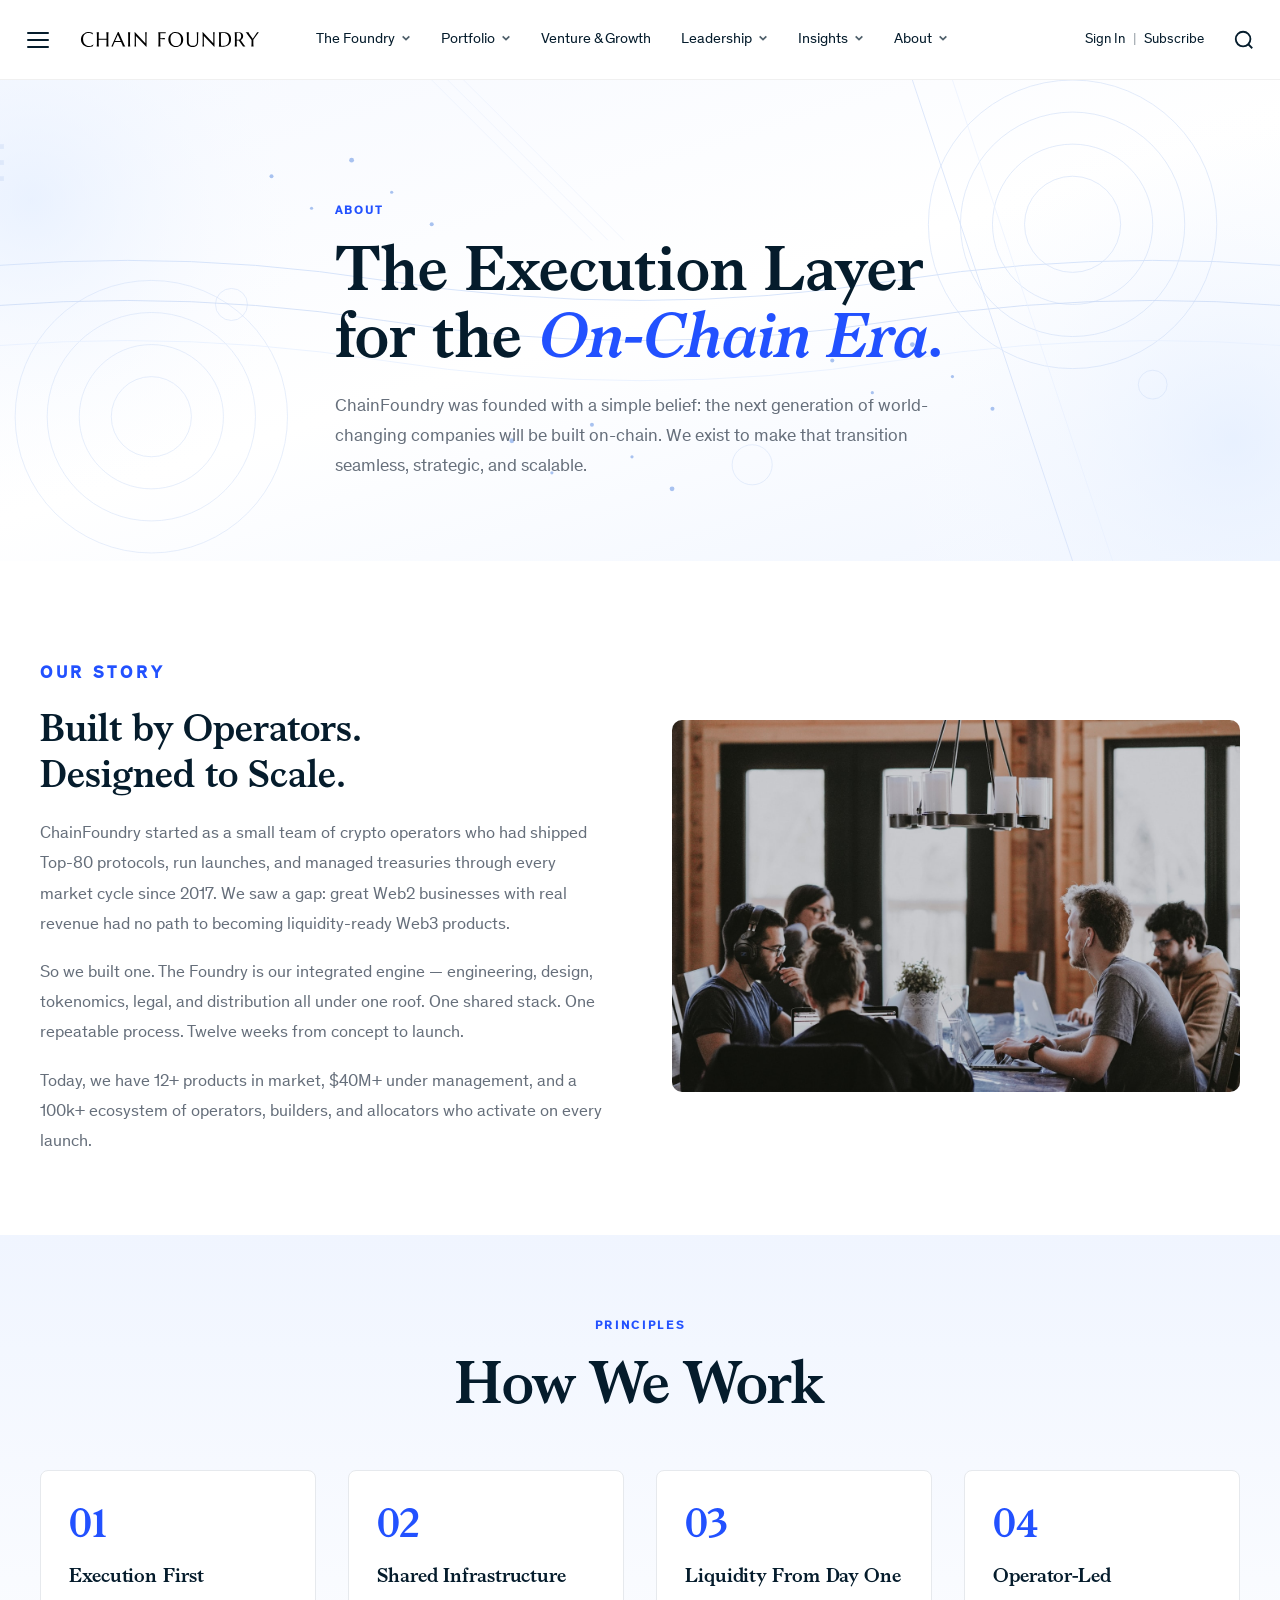
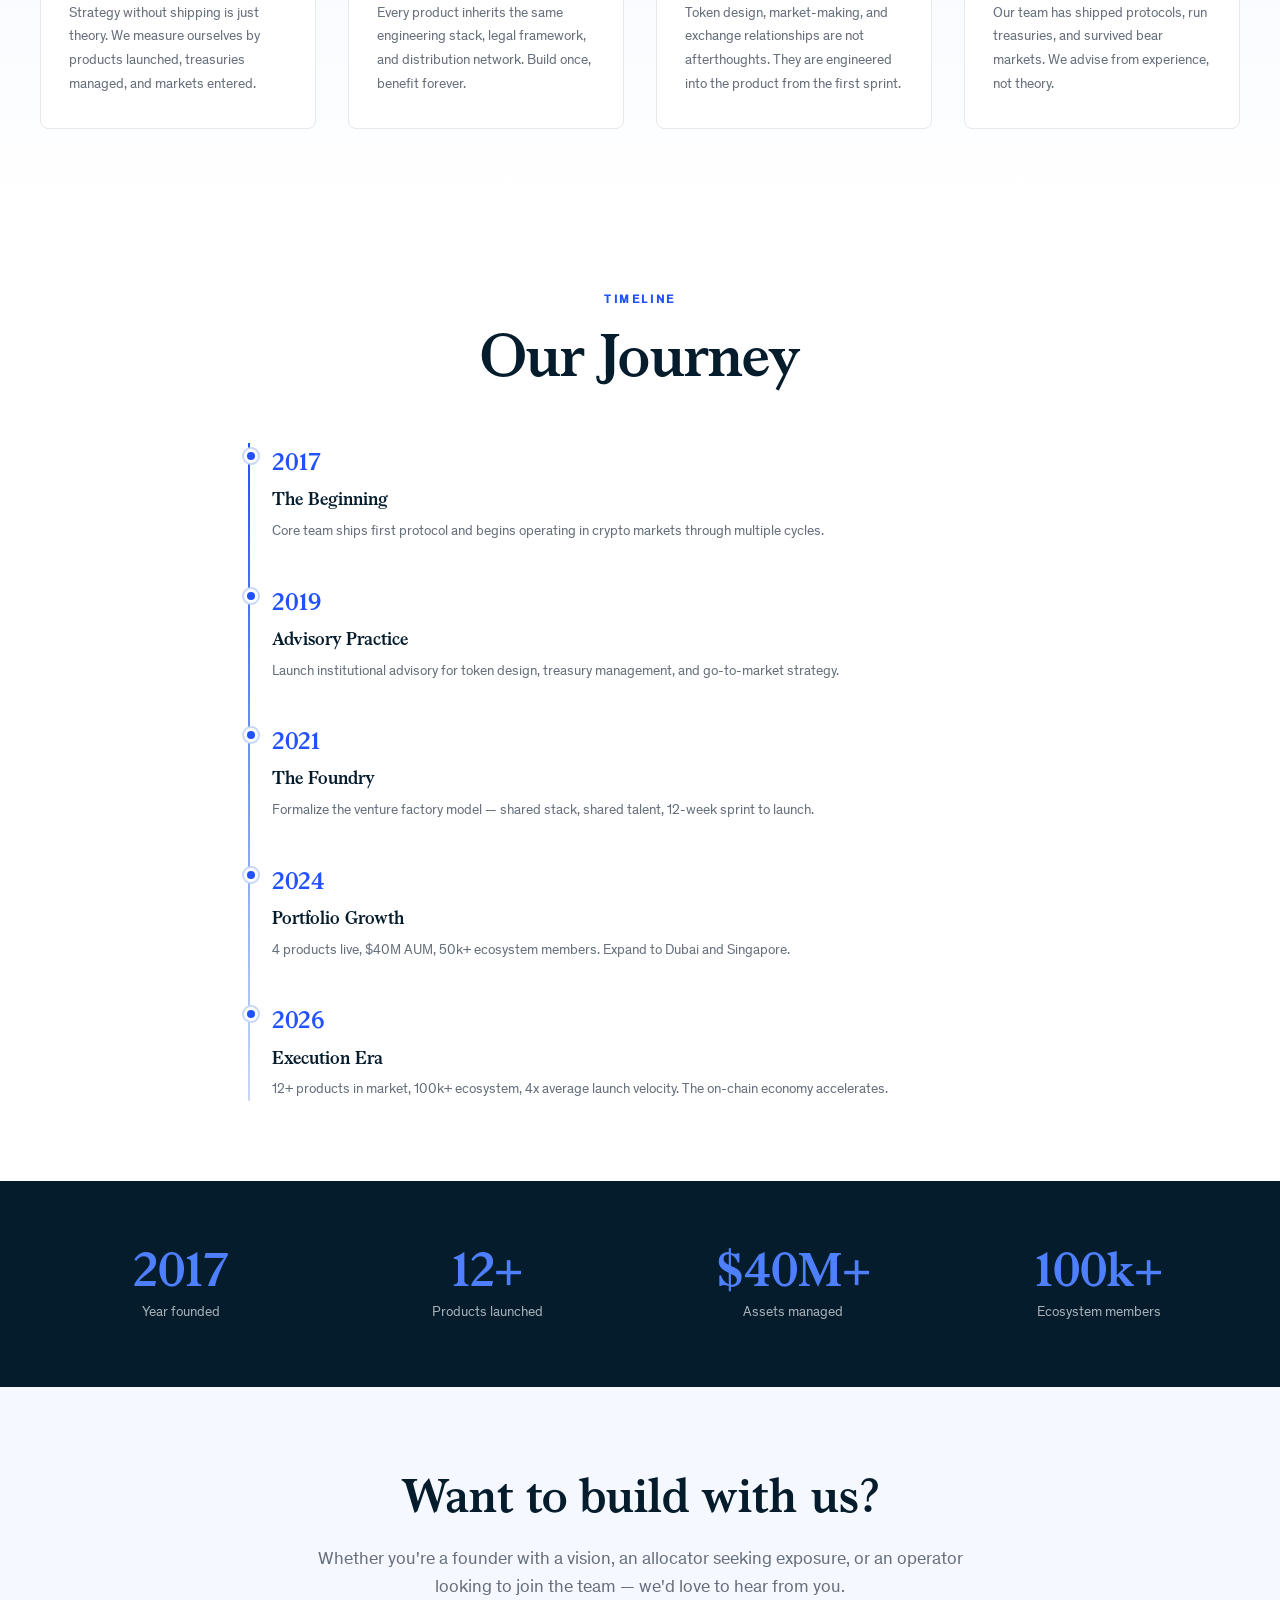
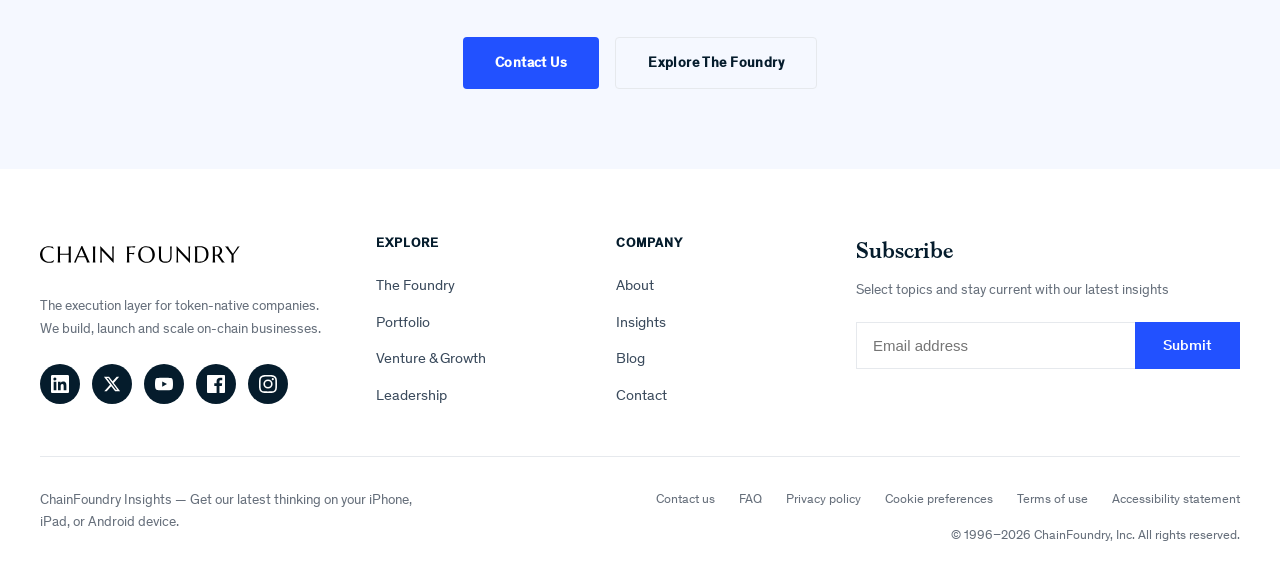
<file: about/index.html>
<!doctype html>
<html lang="en">
<head>
  <meta charset="utf-8">
  <meta name="viewport" content="width=device-width, initial-scale=1">
  <title>About | ChainFoundry</title>
  <meta name="description" content="About ChainFoundry — the execution layer for token-native companies. Learn our story, mission, and the team building the future of on-chain business.">
  <link rel="icon" type="image/svg+xml" href="../cf_logo.svg">
  <link rel="stylesheet" href="../css/main.css">
</head>
<body>

  <!-- ==================== HEADER ==================== -->
  <header class="site-header header--light" id="site-header">
    <div class="site-header__inner">
      <div class="site-header__left">
        <button class="hamburger" id="hamburger-btn" aria-label="Open menu" aria-expanded="false" aria-controls="mega-menu">
          <span></span><span></span><span></span>
        </button>
        <a href="../index.html" class="site-logo">ChainFoundry</a>
        <nav class="desktop-nav" aria-label="Primary">
        <ul class="desktop-nav__list">
          <li class="desktop-nav__item">
            <a href="../foundry/index.html" class="desktop-nav__link">
              The Foundry
              <svg class="desktop-nav__chevron" viewBox="0 0 12 12" fill="none" stroke="currentColor" stroke-width="2"><path d="M2 4l4 4 4-4"/></svg>
            </a>
            <div class="desktop-nav__dropdown">
              <div class="dropdown__inner">
                <a href="../foundry/index.html" class="dropdown__header">
                  The Foundry
                  <svg viewBox="0 0 24 24" fill="none" stroke="currentColor" stroke-width="2"><path d="M5 12h14M12 5l7 7-7 7"/></svg>
                </a>
                <div class="dropdown__grid">
                  <a href="../foundry/index.html" class="dropdown__link">Family Advisory</a>
                  <a href="../foundry/index.html" class="dropdown__link">Investment Portfolios</a>
                  <a href="../foundry/index.html" class="dropdown__link">Client Log-In</a>
                </div>
              </div>
            </div>
          </li>
          <li class="desktop-nav__item">
            <a href="../portfolio/index.html" class="desktop-nav__link">
              Portfolio
              <svg class="desktop-nav__chevron" viewBox="0 0 12 12" fill="none" stroke="currentColor" stroke-width="2"><path d="M2 4l4 4 4-4"/></svg>
            </a>
            <div class="desktop-nav__dropdown">
              <div class="dropdown__inner">
                <a href="../portfolio/index.html" class="dropdown__header">
                  Portfolio
                  <svg viewBox="0 0 24 24" fill="none" stroke="currentColor" stroke-width="2"><path d="M5 12h14M12 5l7 7-7 7"/></svg>
                </a>
                <div class="dropdown__grid dropdown__grid--2">
                  <a href="../portfolio/bullshot/index.html" class="dropdown__link">Bullshot</a>
                  <a href="../portfolio/bduck/index.html" class="dropdown__link">B.Duck</a>
                  <a href="../portfolio/zappy/index.html" class="dropdown__link">Zappy</a>
                  <a href="../portfolio/oraclex/index.html" class="dropdown__link">OracleX</a>
                </div>
              </div>
            </div>
          </li>
          <li class="desktop-nav__item">
            <a href="../venture-growth/index.html" class="desktop-nav__link">Venture &amp; Growth</a>
          </li>
          <li class="desktop-nav__item">
            <a href="../leadership/index.html" class="desktop-nav__link">
              Leadership
              <svg class="desktop-nav__chevron" viewBox="0 0 12 12" fill="none" stroke="currentColor" stroke-width="2"><path d="M2 4l4 4 4-4"/></svg>
            </a>
            <div class="desktop-nav__dropdown">
              <div class="dropdown__inner">
                <a href="../leadership/index.html" class="dropdown__header">
                  Leadership
                  <svg viewBox="0 0 24 24" fill="none" stroke="currentColor" stroke-width="2"><path d="M5 12h14M12 5l7 7-7 7"/></svg>
                </a>
                <div class="dropdown__grid dropdown__grid--2">
                  <a href="../leadership/index.html" class="dropdown__link">Founders</a>
                  <a href="../leadership/index.html" class="dropdown__link">Partners</a>
                  <a href="../leadership/index.html" class="dropdown__link">Half a Billion</a>
                  <a href="../leadership/index.html" class="dropdown__link">Insights</a>
                </div>
              </div>
            </div>
          </li>
          <li class="desktop-nav__item">
            <a href="../insights/index.html" class="desktop-nav__link">
              Insights
              <svg class="desktop-nav__chevron" viewBox="0 0 12 12" fill="none" stroke="currentColor" stroke-width="2"><path d="M2 4l4 4 4-4"/></svg>
            </a>
            <div class="desktop-nav__dropdown">
              <div class="dropdown__inner">
                <a href="../insights/index.html" class="dropdown__header">
                  Insights
                  <svg viewBox="0 0 24 24" fill="none" stroke="currentColor" stroke-width="2"><path d="M5 12h14M12 5l7 7-7 7"/></svg>
                </a>
                <div class="dropdown__grid dropdown__grid--2">
                  <a href="../insights/index.html" class="dropdown__link">News</a>
                  <a href="../insights/index.html" class="dropdown__link">Press</a>
                  <a href="../insights/index.html" class="dropdown__link">Reports</a>
                  <a href="../insights/index.html" class="dropdown__link">Podcasts</a>
                </div>
              </div>
            </div>
          </li>
          <li class="desktop-nav__item">
            <a href="../about/index.html" class="desktop-nav__link">
              About
              <svg class="desktop-nav__chevron" viewBox="0 0 12 12" fill="none" stroke="currentColor" stroke-width="2"><path d="M2 4l4 4 4-4"/></svg>
            </a>
            <div class="desktop-nav__dropdown">
              <div class="dropdown__inner">
                <a href="../about/index.html" class="dropdown__header">
                  About
                  <svg viewBox="0 0 24 24" fill="none" stroke="currentColor" stroke-width="2"><path d="M5 12h14M12 5l7 7-7 7"/></svg>
                </a>
                <div class="dropdown__grid dropdown__grid--2">
                  <a href="../about/index.html" class="dropdown__link">Our Story</a>
                  <a href="../about/index.html" class="dropdown__link">Team</a>
                  <a href="../about/index.html" class="dropdown__link">Contact</a>
                </div>
              </div>
            </div>
          </li>
        </ul>
      </nav>
      </div>

      <div class="site-header__right">
        <div class="header-auth">
          <a href="#">Sign In</a>
          <span class="header-auth__divider">|</span>
          <a href="#">Subscribe</a>
        </div>
        <button class="header-search-btn" aria-label="Search">
          <svg viewBox="0 0 24 24" fill="none" stroke="currentColor" stroke-width="2">
            <circle cx="11" cy="11" r="8"/><path d="M21 21l-4.35-4.35"/>
          </svg>
        </button>
      </div>
    </div>
  </header>

  <!-- ==================== MEGA MENU ==================== -->
  <div class="mega-menu-backdrop" id="mega-menu-backdrop"></div>
  <div class="mega-menu" id="mega-menu" aria-hidden="true">
    <div class="mega-menu__inner">
      <div class="mega-menu__sidebar">
        <div class="mega-menu__top">
          <button class="mega-menu__close" id="mega-menu-close" aria-label="Close menu">
            <span></span>
            <span></span>
          </button>
          <div class="mega-menu__top-divider"></div>
          <a href="../index.html" class="mega-menu__logo">ChainFoundry</a>
        </div>
        <nav class="mega-menu__nav" aria-label="Mobile">
          <button class="mega-menu__item" data-panel="foundry">
            The Foundry
            <svg class="mega-menu__arrow" viewBox="0 0 24 24" fill="none" stroke="currentColor" stroke-width="2"><path d="M9 18l6-6-6-6"/></svg>
          </button>
          <button class="mega-menu__item" data-panel="portfolio">
            Portfolio
            <svg class="mega-menu__arrow" viewBox="0 0 24 24" fill="none" stroke="currentColor" stroke-width="2"><path d="M9 18l6-6-6-6"/></svg>
          </button>
          <a href="../venture-growth/index.html" class="mega-menu__item" data-panel="venture">
            Venture &amp; Growth
          </a>
          <button class="mega-menu__item" data-panel="leadership">
            Leadership
            <svg class="mega-menu__arrow" viewBox="0 0 24 24" fill="none" stroke="currentColor" stroke-width="2"><path d="M9 18l6-6-6-6"/></svg>
          </button>
          <button class="mega-menu__item" data-panel="insights">
            Insights
            <svg class="mega-menu__arrow" viewBox="0 0 24 24" fill="none" stroke="currentColor" stroke-width="2"><path d="M9 18l6-6-6-6"/></svg>
          </button>
          <button class="mega-menu__item is-active" data-panel="about">
            About
            <svg class="mega-menu__arrow" viewBox="0 0 24 24" fill="none" stroke="currentColor" stroke-width="2"><path d="M9 18l6-6-6-6"/></svg>
          </button>
        </nav>
        <div class="mega-menu__footer">
          <a href="#">
            <svg viewBox="0 0 24 24" fill="none" stroke="currentColor" stroke-width="2"><path d="M20 21v-2a4 4 0 00-4-4H8a4 4 0 00-4 4v2"/><circle cx="12" cy="7" r="4"/></svg>
            Sign In
          </a>
          <a href="#">
            <svg viewBox="0 0 24 24" fill="none" stroke="currentColor" stroke-width="2"><rect x="2" y="4" width="20" height="16" rx="2"/><polyline points="22,6 12,13 2,6"/></svg>
            Email Subscriptions
          </a>
        </div>
      </div>

      <div class="mega-menu__panel" id="mega-menu-panel">
        <div class="mega-panel" id="panel-foundry">
          <a href="../foundry/index.html" class="mega-panel__header">
            The Foundry
            <svg viewBox="0 0 24 24" fill="none" stroke="currentColor" stroke-width="2"><path d="M5 12h14M12 5l7 7-7 7"/></svg>
          </a>
          <div class="mega-panel__grid">
            <a href="../foundry/index.html" class="mega-panel__link">Family Advisory</a>
            <a href="../foundry/index.html" class="mega-panel__link">Investment Portfolios</a>
            <a href="../foundry/index.html" class="mega-panel__link">Client Log-In</a>
          </div>
        </div>
        <div class="mega-panel" id="panel-portfolio">
          <a href="../portfolio/index.html" class="mega-panel__header">
            Portfolio
            <svg viewBox="0 0 24 24" fill="none" stroke="currentColor" stroke-width="2"><path d="M5 12h14M12 5l7 7-7 7"/></svg>
          </a>
          <div class="mega-panel__grid">
            <a href="../portfolio/bullshot/index.html" class="mega-panel__link">Bullshot</a>
            <a href="../portfolio/bduck/index.html" class="mega-panel__link">B.Duck</a>
            <a href="../portfolio/zappy/index.html" class="mega-panel__link">Zappy</a>
            <a href="../portfolio/oraclex/index.html" class="mega-panel__link">OracleX</a>
          </div>
        </div>
        <div class="mega-panel" id="panel-venture">
          <a href="../venture-growth/index.html" class="mega-panel__header">
            Venture &amp; Growth
            <svg viewBox="0 0 24 24" fill="none" stroke="currentColor" stroke-width="2"><path d="M5 12h14M12 5l7 7-7 7"/></svg>
          </a>
          <p class="mega-panel__desc">We help clients unlock the power of AI at scale, modernize technology delivery, and build new businesses to fuel growth.</p>
        </div>
        <div class="mega-panel" id="panel-leadership">
          <a href="../leadership/index.html" class="mega-panel__header">
            Leadership
            <svg viewBox="0 0 24 24" fill="none" stroke="currentColor" stroke-width="2"><path d="M5 12h14M12 5l7 7-7 7"/></svg>
          </a>
          <div class="mega-panel__grid">
            <a href="../leadership/index.html" class="mega-panel__link">Founders</a>
            <a href="../leadership/index.html" class="mega-panel__link">Partners</a>
            <a href="../leadership/index.html" class="mega-panel__link">Half a Billion</a>
            <a href="../leadership/index.html" class="mega-panel__link">Insights</a>
          </div>
        </div>
        <div class="mega-panel" id="panel-insights">
          <a href="../insights/index.html" class="mega-panel__header">
            Insights
            <svg viewBox="0 0 24 24" fill="none" stroke="currentColor" stroke-width="2"><path d="M5 12h14M12 5l7 7-7 7"/></svg>
          </a>
          <div class="mega-panel__grid">
            <a href="../insights/index.html" class="mega-panel__link">News</a>
            <a href="../insights/index.html" class="mega-panel__link">Press</a>
            <a href="../insights/index.html" class="mega-panel__link">Reports</a>
            <a href="../insights/index.html" class="mega-panel__link">Podcasts</a>
          </div>
        </div>
        <div class="mega-panel is-active" id="panel-about">
          <a href="../about/index.html" class="mega-panel__header">
            About
            <svg viewBox="0 0 24 24" fill="none" stroke="currentColor" stroke-width="2"><path d="M5 12h14M12 5l7 7-7 7"/></svg>
          </a>
          <div class="mega-panel__grid">
            <a href="../about/index.html" class="mega-panel__link">Our Story</a>
            <a href="../about/index.html" class="mega-panel__link">Team</a>
            <a href="../about/index.html" class="mega-panel__link">Contact</a>
          </div>
        </div>
      </div>
    </div>
  </div>

  <main id="main-content">

    <!-- ==================== BANNER ==================== -->
    <section class="cf-about-banner">
      <div class="cf-about-banner__svg" aria-hidden="true">
        <picture>
          <source media="(max-width: 767px)" srcset="../cf-images/cf_banner_about_mobile.svg">
          <img src="../cf-images/cf_banner_about.svg" alt="" />
        </picture>
      </div>
      <div class="container">
        <p class="cf-about-banner__eyebrow">About</p>
        <h1 class="cf-about-banner__title">The Execution Layer<br>for the <em>On-Chain Era.</em></h1>
        <p class="cf-about-banner__sub">ChainFoundry was founded with a simple belief: the next generation of world-changing companies will be built on-chain. We exist to make that transition seamless, strategic, and scalable.</p>
      </div>
    </section>

    <!-- ==================== OUR STORY ==================== -->
    <section class="section cf-pp-section--white">
      <div class="container">
        <div class="cf-about-story">
          <div class="cf-about-story__text">
            <p class="cf-eyebrow">Our Story</p>
            <h2>Built by Operators.<br>Designed to Scale.</h2>
            <p>ChainFoundry started as a small team of crypto operators who had shipped Top-80 protocols, run launches, and managed treasuries through every market cycle since 2017. We saw a gap: great Web2 businesses with real revenue had no path to becoming liquidity-ready Web3 products.</p>
            <p>So we built one. The Foundry is our integrated engine — engineering, design, tokenomics, legal, and distribution all under one roof. One shared stack. One repeatable process. Twelve weeks from concept to launch.</p>
            <p>Today, we have 12+ products in market, $40M+ under management, and a 100k+ ecosystem of operators, builders, and allocators who activate on every launch.</p>
          </div>
          <div class="cf-about-story__img">
            <img src="../cf-images/cf_hero_team.jpg" alt="ChainFoundry team">
          </div>
        </div>
      </div>
    </section>

    <!-- ==================== MISSION & VALUES ==================== -->
    <section class="section cf-pp-section--tint">
      <div class="container">
        <div class="cf-section-head" style="text-align:center;margin-bottom:16px;">
          <p class="cf-eyebrow">Principles</p>
          <h2>How We Work</h2>
        </div>
        <div class="cf-about-values">
          <div class="cf-about-value">
            <div class="cf-about-value__num">01</div>
            <h3>Execution First</h3>
            <p>Strategy without shipping is just theory. We measure ourselves by products launched, treasuries managed, and markets entered.</p>
          </div>
          <div class="cf-about-value">
            <div class="cf-about-value__num">02</div>
            <h3>Shared Infrastructure</h3>
            <p>Every product inherits the same engineering stack, legal framework, and distribution network. Build once, benefit forever.</p>
          </div>
          <div class="cf-about-value">
            <div class="cf-about-value__num">03</div>
            <h3>Liquidity From Day One</h3>
            <p>Token design, market-making, and exchange relationships are not afterthoughts. They are engineered into the product from the first sprint.</p>
          </div>
          <div class="cf-about-value">
            <div class="cf-about-value__num">04</div>
            <h3>Operator-Led</h3>
            <p>Our team has shipped protocols, run treasuries, and survived bear markets. We advise from experience, not theory.</p>
          </div>
        </div>
      </div>
    </section>

    <!-- ==================== MILESTONES ==================== -->
    <section class="section cf-pp-section--white">
      <div class="container">
        <div class="cf-section-head" style="text-align:center;margin-bottom:16px;">
          <p class="cf-eyebrow">Timeline</p>
          <h2>Our Journey</h2>
        </div>
        <div class="cf-about-timeline">
          <div class="cf-about-timeline__item">
            <div class="cf-about-timeline__year">2017</div>
            <div class="cf-about-timeline__text">
              <h4>The Beginning</h4>
              <p>Core team ships first protocol and begins operating in crypto markets through multiple cycles.</p>
            </div>
          </div>
          <div class="cf-about-timeline__item">
            <div class="cf-about-timeline__year">2019</div>
            <div class="cf-about-timeline__text">
              <h4>Advisory Practice</h4>
              <p>Launch institutional advisory for token design, treasury management, and go-to-market strategy.</p>
            </div>
          </div>
          <div class="cf-about-timeline__item">
            <div class="cf-about-timeline__year">2021</div>
            <div class="cf-about-timeline__text">
              <h4>The Foundry</h4>
              <p>Formalize the venture factory model — shared stack, shared talent, 12-week sprint to launch.</p>
            </div>
          </div>
          <div class="cf-about-timeline__item">
            <div class="cf-about-timeline__year">2024</div>
            <div class="cf-about-timeline__text">
              <h4>Portfolio Growth</h4>
              <p>4 products live, $40M AUM, 50k+ ecosystem members. Expand to Dubai and Singapore.</p>
            </div>
          </div>
          <div class="cf-about-timeline__item">
            <div class="cf-about-timeline__year">2026</div>
            <div class="cf-about-timeline__text">
              <h4>Execution Era</h4>
              <p>12+ products in market, 100k+ ecosystem, 4x average launch velocity. The on-chain economy accelerates.</p>
            </div>
          </div>
        </div>
      </div>
    </section>

    <!-- ==================== STATS ==================== -->
    <section class="cf-about-metrics">
      <div class="container">
        <div class="cf-about-metrics__grid">
          <div class="cf-about-metric">
            <div class="cf-about-metric__num">2017</div>
            <div class="cf-about-metric__label">Year founded</div>
          </div>
          <div class="cf-about-metric">
            <div class="cf-about-metric__num">12+</div>
            <div class="cf-about-metric__label">Products launched</div>
          </div>
          <div class="cf-about-metric">
            <div class="cf-about-metric__num">$40M+</div>
            <div class="cf-about-metric__label">Assets managed</div>
          </div>
          <div class="cf-about-metric">
            <div class="cf-about-metric__num">100k+</div>
            <div class="cf-about-metric__label">Ecosystem members</div>
          </div>
        </div>
      </div>
    </section>

    <!-- ==================== CTA ==================== -->
    <section class="cf-about-cta">
      <div class="container">
        <div class="cf-about-cta__content">
          <h2>Want to build with us?</h2>
          <p>Whether you're a founder with a vision, an allocator seeking exposure, or an operator looking to join the team — we'd love to hear from you.</p>
          <div class="cf-about-cta__btns">
            <a href="#" class="cf-ab-btn-primary">Contact Us</a>
            <a href="../foundry/index.html" class="cf-ab-btn-secondary">Explore The Foundry</a>
          </div>
        </div>
      </div>
    </section>

  </main>

  <!-- ==================== FOOTER ==================== -->
  <footer class="site-footer">
    <!-- Main Footer -->
    <div class="footer-main">
      <div class="footer-brand">
        <a href="../index.html" class="footer-brand__logo">ChainFoundry</a>
        <p class="footer-brand__desc">The execution layer for token-native companies. We build, launch and scale on-chain businesses.</p>
        <div class="footer-social">
          <a href="#" aria-label="LinkedIn">
            <svg viewBox="0 0 24 24"><path d="M20.45 20.45h-3.56V14.9c0-1.32-.02-3.02-1.84-3.02-1.84 0-2.13 1.44-2.13 2.92v5.65H9.36V9h3.42v1.56h.05a3.75 3.75 0 013.38-1.86c3.62 0 4.29 2.38 4.29 5.48v6.27zM5.34 7.43a2.07 2.07 0 110-4.13 2.07 2.07 0 010 4.13zM7.12 20.45H3.56V9h3.56v11.45zM22.23 0H1.77C.79 0 0 .77 0 1.72v20.56C0 23.23.79 24 1.77 24h20.46c.98 0 1.77-.77 1.77-1.72V1.72C24 .77 23.21 0 22.23 0z"/></svg>
          </a>
          <a href="#" aria-label="Twitter / X">
            <svg viewBox="0 0 24 24"><path d="M18.244 2.25h3.308l-7.227 8.26 8.502 11.24H16.17l-5.214-6.817L4.99 21.75H1.68l7.73-8.835L1.254 2.25H8.08l4.713 6.231zM17.083 19.77h1.833L7.084 4.126H5.117z"/></svg>
          </a>
          <a href="#" aria-label="YouTube">
            <svg viewBox="0 0 24 24"><path d="M23.5 6.2a3 3 0 00-2.1-2.1C19.6 3.6 12 3.6 12 3.6s-7.6 0-9.4.5A3 3 0 00.5 6.2C0 8 0 12 0 12s0 4 .5 5.8a3 3 0 002.1 2.1c1.8.5 9.4.5 9.4.5s7.6 0 9.4-.5a3 3 0 002.1-2.1C24 16 24 12 24 12s0-4-.5-5.8zM9.6 15.5V8.5l6.4 3.5z"/></svg>
          </a>
          <a href="#" aria-label="Facebook">
            <svg viewBox="0 0 24 24"><path d="M22.7 0H1.3C.6 0 0 .6 0 1.3v21.4c0 .7.6 1.3 1.3 1.3h11.5v-9.3H9.7v-3.6h3.1V8.4c0-3.1 1.9-4.8 4.7-4.8 1.3 0 2.5.1 2.8.14v3.3h-1.9c-1.5 0-1.8.7-1.8 1.8v2.3h3.6l-.5 3.6h-3.1V24h6.1c.7 0 1.3-.6 1.3-1.3V1.3c0-.7-.6-1.3-1.3-1.3z"/></svg>
          </a>
          <a href="#" aria-label="Instagram">
            <svg viewBox="0 0 24 24"><path d="M12 2.163c3.204 0 3.584.012 4.85.07 3.252.148 4.771 1.691 4.919 4.919.058 1.265.069 1.645.069 4.849 0 3.205-.012 3.584-.069 4.849-.149 3.225-1.664 4.771-4.919 4.919-1.266.058-1.644.07-4.85.07-3.204 0-3.584-.012-4.849-.07-3.26-.149-4.771-1.699-4.919-4.92-.058-1.265-.07-1.644-.07-4.849 0-3.204.013-3.583.07-4.849.149-3.227 1.664-4.771 4.919-4.919 1.266-.057 1.645-.069 4.849-.069zM12 0C8.741 0 8.333.014 7.053.072 2.695.272.273 2.69.073 7.052.014 8.333 0 8.741 0 12c0 3.259.014 3.668.072 4.948.2 4.358 2.618 6.78 6.98 6.98C8.333 23.986 8.741 24 12 24c3.259 0 3.668-.014 4.948-.072 4.354-.2 6.782-2.618 6.979-6.98.059-1.28.073-1.689.073-4.948 0-3.259-.014-3.667-.072-4.947-.196-4.354-2.617-6.78-6.979-6.98C15.668.014 15.259 0 12 0zm0 5.838a6.162 6.162 0 100 12.324 6.162 6.162 0 000-12.324zM12 16a4 4 0 110-8 4 4 0 010 8zm6.406-11.845a1.44 1.44 0 100 2.881 1.44 1.44 0 000-2.881z"/></svg>
          </a>
        </div>
      </div>

      <div class="footer-col">
        <h4>Explore</h4>
        <ul>
          <li><a href="../foundry/index.html">The Foundry</a></li>
          <li><a href="../portfolio/index.html">Portfolio</a></li>
          <li><a href="../venture-growth/index.html">Venture &amp; Growth</a></li>
          <li><a href="../leadership/index.html">Leadership</a></li>
        </ul>
      </div>

      <div class="footer-col">
        <h4>Company</h4>
        <ul>
          <li><a href="../about/index.html">About</a></li>
          <li><a href="../insights/index.html">Insights</a></li>
          <li><a href="../blog/index.html">Blog</a></li>
          <li><a href="#">Contact</a></li>
        </ul>
      </div>

      <div class="footer-subscribe">
        <h4>Subscribe</h4>
        <p>Select topics and stay current with our latest insights</p>
        <form class="footer-subscribe__form" onsubmit="event.preventDefault();">
          <input type="email" placeholder="Email address" aria-label="Email address">
          <button type="submit">Submit</button>
        </form>
      </div>
    </div>

    <!-- Divider -->
    <div class="footer-divider"><div class="footer-divider__line"></div></div>

    <!-- Bottom -->
    <div class="footer-bottom">
      <div class="footer-bottom__left">
        <p class="footer-app-text">ChainFoundry Insights — Get our latest thinking on your iPhone, iPad, or Android device.</p>
      </div>
      <div class="footer-bottom__right">
        <div class="footer-legal">
          <a href="#">Contact us</a>
          <a href="#">FAQ</a>
          <a href="#">Privacy policy</a>
          <a href="#">Cookie preferences</a>
          <a href="#">Terms of use</a>
          <a href="#">Accessibility statement</a>
        </div>
        <p class="footer-copyright">&copy; 1996&ndash;2026 ChainFoundry, Inc. All rights reserved.</p>
      </div>
    </div>
  </footer>

  <script src="../js/main.js"></script>
</body>
</html>
</file>
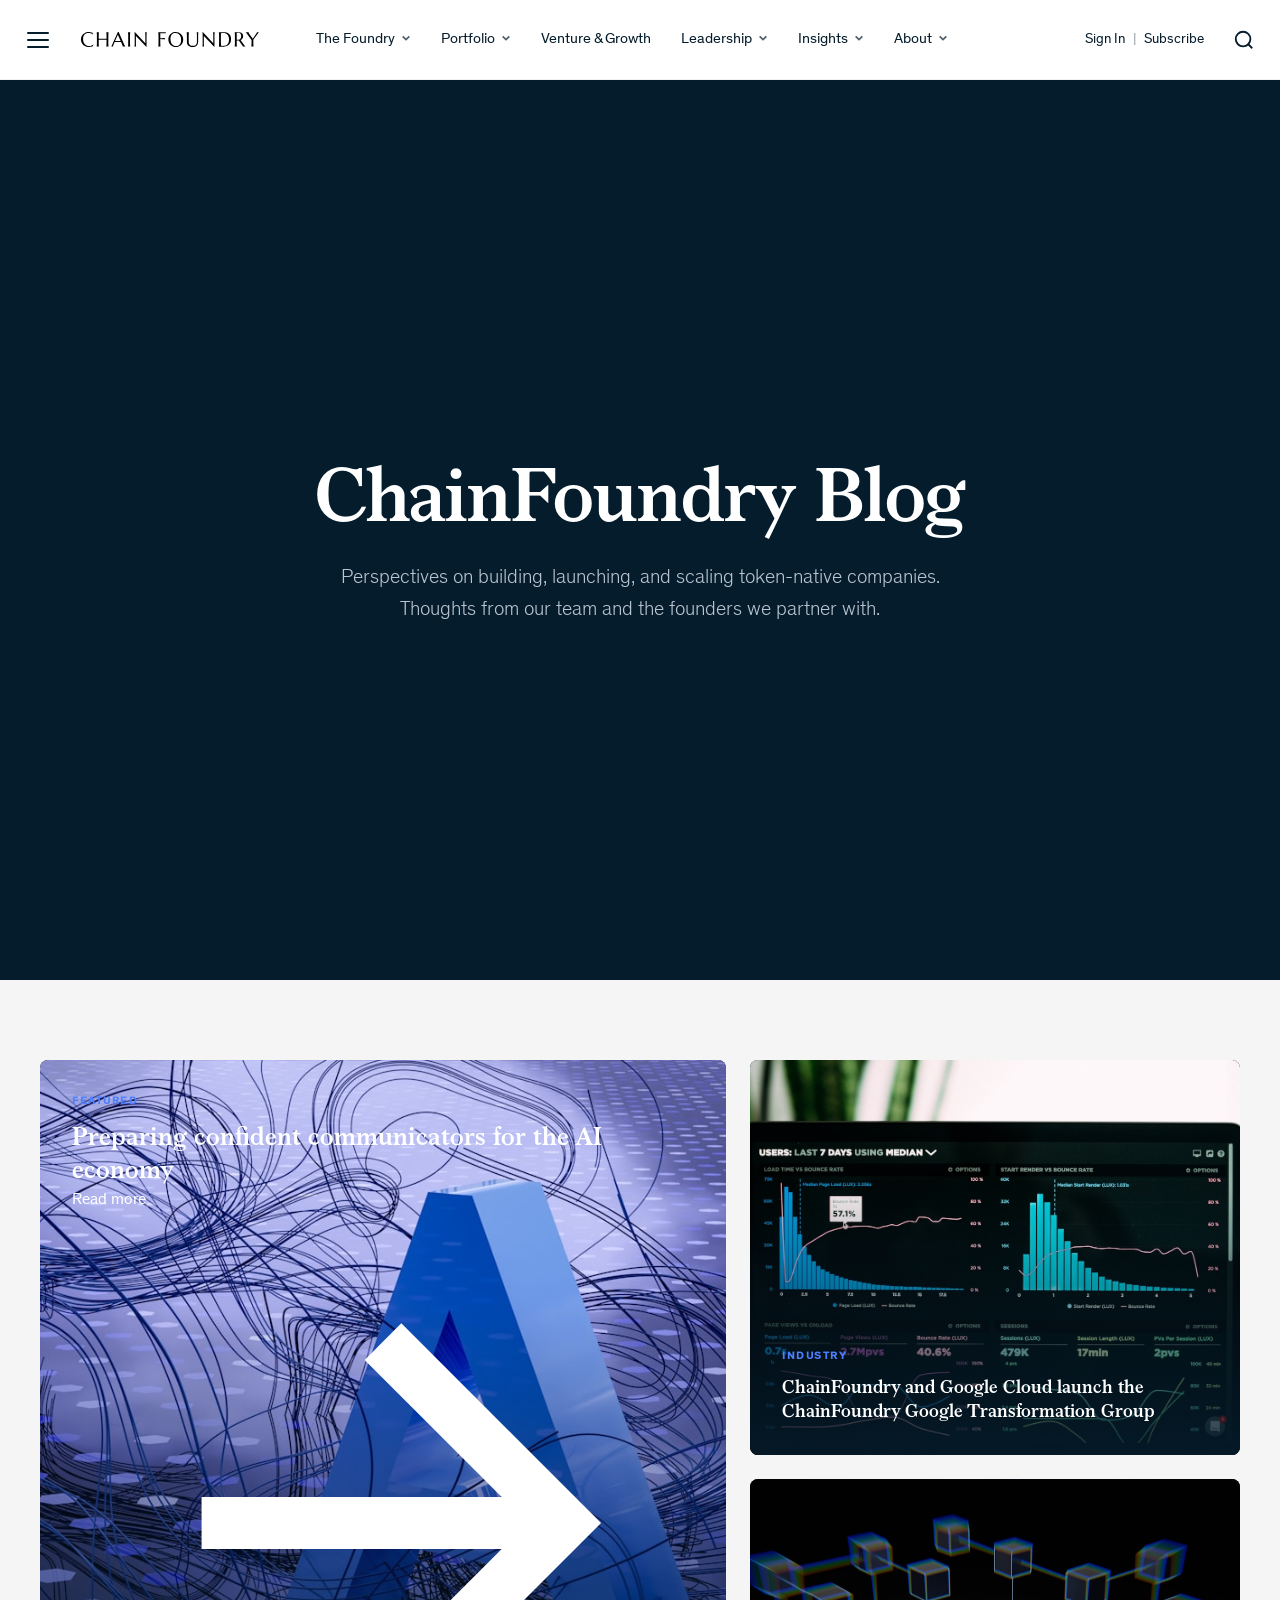
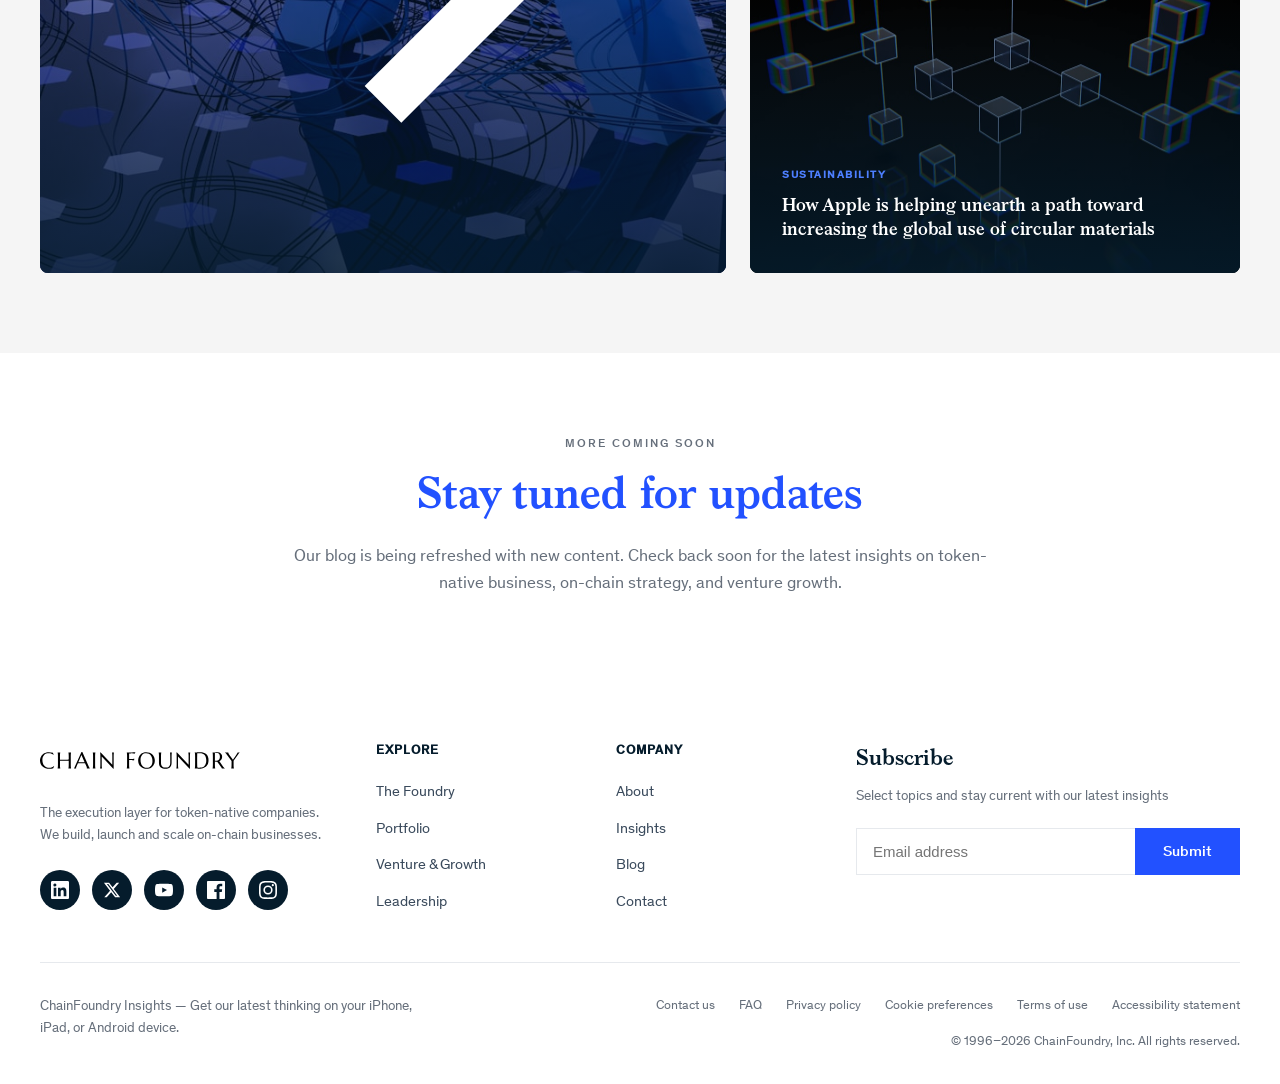
<file: blog/index.html>
<!doctype html>
<html lang="en">
<head>
  <meta charset="utf-8">
  <meta name="viewport" content="width=device-width, initial-scale=1">
  <title>ChainFoundry Blog</title>
  <meta name="description" content="Latest news, updates and insights from ChainFoundry.">
  <link rel="icon" type="image/svg+xml" href="../cf_logo.svg">
  <link rel="stylesheet" href="../css/main.css">
</head>
<body>

  <!-- ==================== HEADER ==================== -->
  <header class="site-header header--light" id="site-header">
    <div class="site-header__inner">
      <div class="site-header__left">
        <button class="hamburger" id="hamburger-btn" aria-label="Open menu" aria-expanded="false" aria-controls="mega-menu">
          <span></span><span></span><span></span>
        </button>
        <a href="../index.html" class="site-logo">ChainFoundry</a>
        <nav class="desktop-nav" aria-label="Primary">
        <ul class="desktop-nav__list">
          <li class="desktop-nav__item">
            <a href="../foundry/index.html" class="desktop-nav__link">
              The Foundry
              <svg class="desktop-nav__chevron" viewBox="0 0 12 12" fill="none" stroke="currentColor" stroke-width="2"><path d="M2 4l4 4 4-4"/></svg>
            </a>
            <div class="desktop-nav__dropdown">
              <div class="dropdown__inner">
                <a href="../foundry/index.html" class="dropdown__header">
                  The Foundry
                  <svg viewBox="0 0 24 24" fill="none" stroke="currentColor" stroke-width="2"><path d="M5 12h14M12 5l7 7-7 7"/></svg>
                </a>
                <div class="dropdown__grid">
                  <a href="../foundry/index.html" class="dropdown__link">Family Advisory</a>
                  <a href="../foundry/index.html" class="dropdown__link">Investment Portfolios</a>
                  <a href="../foundry/index.html" class="dropdown__link">Client Log-In</a>
                </div>
              </div>
            </div>
          </li>
          <li class="desktop-nav__item">
            <a href="../portfolio/index.html" class="desktop-nav__link">
              Portfolio
              <svg class="desktop-nav__chevron" viewBox="0 0 12 12" fill="none" stroke="currentColor" stroke-width="2"><path d="M2 4l4 4 4-4"/></svg>
            </a>
            <div class="desktop-nav__dropdown">
              <div class="dropdown__inner">
                <a href="../portfolio/index.html" class="dropdown__header">
                  Portfolio
                  <svg viewBox="0 0 24 24" fill="none" stroke="currentColor" stroke-width="2"><path d="M5 12h14M12 5l7 7-7 7"/></svg>
                </a>
                <div class="dropdown__grid dropdown__grid--2">
                  <a href="../portfolio/bullshot/index.html" class="dropdown__link">Bullshot</a>
                  <a href="../portfolio/bduck/index.html" class="dropdown__link">B.Duck</a>
                  <a href="../portfolio/zappy/index.html" class="dropdown__link">Zappy</a>
                  <a href="../portfolio/oraclex/index.html" class="dropdown__link">OracleX</a>
                </div>
              </div>
            </div>
          </li>
          <li class="desktop-nav__item">
            <a href="../venture-growth/index.html" class="desktop-nav__link">Venture &amp; Growth</a>
          </li>
          <li class="desktop-nav__item">
            <a href="../leadership/index.html" class="desktop-nav__link">
              Leadership
              <svg class="desktop-nav__chevron" viewBox="0 0 12 12" fill="none" stroke="currentColor" stroke-width="2"><path d="M2 4l4 4 4-4"/></svg>
            </a>
            <div class="desktop-nav__dropdown">
              <div class="dropdown__inner">
                <a href="../leadership/index.html" class="dropdown__header">
                  Leadership
                  <svg viewBox="0 0 24 24" fill="none" stroke="currentColor" stroke-width="2"><path d="M5 12h14M12 5l7 7-7 7"/></svg>
                </a>
                <div class="dropdown__grid dropdown__grid--2">
                  <a href="../leadership/index.html" class="dropdown__link">Founders</a>
                  <a href="../leadership/index.html" class="dropdown__link">Partners</a>
                  <a href="../leadership/index.html" class="dropdown__link">Half a Billion</a>
                  <a href="../leadership/index.html" class="dropdown__link">Insights</a>
                </div>
              </div>
            </div>
          </li>
          <li class="desktop-nav__item">
            <a href="../insights/index.html" class="desktop-nav__link">
              Insights
              <svg class="desktop-nav__chevron" viewBox="0 0 12 12" fill="none" stroke="currentColor" stroke-width="2"><path d="M2 4l4 4 4-4"/></svg>
            </a>
            <div class="desktop-nav__dropdown">
              <div class="dropdown__inner">
                <a href="../insights/index.html" class="dropdown__header">
                  Insights
                  <svg viewBox="0 0 24 24" fill="none" stroke="currentColor" stroke-width="2"><path d="M5 12h14M12 5l7 7-7 7"/></svg>
                </a>
                <div class="dropdown__grid dropdown__grid--2">
                  <a href="../insights/index.html" class="dropdown__link">News</a>
                  <a href="../insights/index.html" class="dropdown__link">Press</a>
                  <a href="../insights/index.html" class="dropdown__link">Reports</a>
                  <a href="../insights/index.html" class="dropdown__link">Podcasts</a>
                </div>
              </div>
            </div>
          </li>
          <li class="desktop-nav__item">
            <a href="../about/index.html" class="desktop-nav__link">
              About
              <svg class="desktop-nav__chevron" viewBox="0 0 12 12" fill="none" stroke="currentColor" stroke-width="2"><path d="M2 4l4 4 4-4"/></svg>
            </a>
            <div class="desktop-nav__dropdown">
              <div class="dropdown__inner">
                <a href="../about/index.html" class="dropdown__header">
                  About
                  <svg viewBox="0 0 24 24" fill="none" stroke="currentColor" stroke-width="2"><path d="M5 12h14M12 5l7 7-7 7"/></svg>
                </a>
                <div class="dropdown__grid dropdown__grid--2">
                  <a href="../about/index.html" class="dropdown__link">Our Story</a>
                  <a href="../about/index.html" class="dropdown__link">Team</a>
                  <a href="../about/index.html" class="dropdown__link">Contact</a>
                </div>
              </div>
            </div>
          </li>
        </ul>
      </nav>
      </div>

      <div class="site-header__right">
        <div class="header-auth">
          <a href="#">Sign In</a>
          <span class="header-auth__divider">|</span>
          <a href="#">Subscribe</a>
        </div>
        <button class="header-search-btn" aria-label="Search">
          <svg viewBox="0 0 24 24" fill="none" stroke="currentColor" stroke-width="2">
            <circle cx="11" cy="11" r="8"/><path d="M21 21l-4.35-4.35"/>
          </svg>
        </button>
      </div>
    </div>
  </header>

  <!-- ==================== MEGA MENU ==================== -->
  <div class="mega-menu-backdrop" id="mega-menu-backdrop"></div>
  <div class="mega-menu" id="mega-menu" aria-hidden="true">
    <div class="mega-menu__inner">
      <div class="mega-menu__sidebar">
        <div class="mega-menu__top">
          <button class="mega-menu__close" id="mega-menu-close" aria-label="Close menu">
            <span></span>
            <span></span>
          </button>
          <div class="mega-menu__top-divider"></div>
          <a href="../index.html" class="mega-menu__logo">ChainFoundry</a>
        </div>
        <nav class="mega-menu__nav" aria-label="Mobile">
          <button class="mega-menu__item is-active" data-panel="foundry">
            The Foundry
            <svg class="mega-menu__arrow" viewBox="0 0 24 24" fill="none" stroke="currentColor" stroke-width="2"><path d="M9 18l6-6-6-6"/></svg>
          </button>
          <button class="mega-menu__item" data-panel="portfolio">
            Portfolio
            <svg class="mega-menu__arrow" viewBox="0 0 24 24" fill="none" stroke="currentColor" stroke-width="2"><path d="M9 18l6-6-6-6"/></svg>
          </button>
          <a href="../venture-growth/index.html" class="mega-menu__item" data-panel="venture">
            Venture &amp; Growth
          </a>
          <button class="mega-menu__item" data-panel="leadership">
            Leadership
            <svg class="mega-menu__arrow" viewBox="0 0 24 24" fill="none" stroke="currentColor" stroke-width="2"><path d="M9 18l6-6-6-6"/></svg>
          </button>
          <button class="mega-menu__item" data-panel="insights">
            Insights
            <svg class="mega-menu__arrow" viewBox="0 0 24 24" fill="none" stroke="currentColor" stroke-width="2"><path d="M9 18l6-6-6-6"/></svg>
          </button>
          <button class="mega-menu__item" data-panel="about">
            About
            <svg class="mega-menu__arrow" viewBox="0 0 24 24" fill="none" stroke="currentColor" stroke-width="2"><path d="M9 18l6-6-6-6"/></svg>
          </button>
        </nav>
        <div class="mega-menu__footer">
          <a href="#">
            <svg viewBox="0 0 24 24" fill="none" stroke="currentColor" stroke-width="2"><path d="M20 21v-2a4 4 0 00-4-4H8a4 4 0 00-4 4v2"/><circle cx="12" cy="7" r="4"/></svg>
            Sign In
          </a>
          <a href="#">
            <svg viewBox="0 0 24 24" fill="none" stroke="currentColor" stroke-width="2"><rect x="2" y="4" width="20" height="16" rx="2"/><polyline points="22,6 12,13 2,6"/></svg>
            Email Subscriptions
          </a>
        </div>
      </div>

      <div class="mega-menu__panel" id="mega-menu-panel">
        <div class="mega-panel is-active" id="panel-foundry">
          <a href="../foundry/index.html" class="mega-panel__header">
            The Foundry
            <svg viewBox="0 0 24 24" fill="none" stroke="currentColor" stroke-width="2"><path d="M5 12h14M12 5l7 7-7 7"/></svg>
          </a>
          <div class="mega-panel__grid">
            <a href="../foundry/index.html" class="mega-panel__link">Family Advisory</a>
            <a href="../foundry/index.html" class="mega-panel__link">Investment Portfolios</a>
            <a href="../foundry/index.html" class="mega-panel__link">Client Log-In</a>
          </div>
        </div>
        <div class="mega-panel" id="panel-portfolio">
          <a href="../portfolio/index.html" class="mega-panel__header">
            Portfolio
            <svg viewBox="0 0 24 24" fill="none" stroke="currentColor" stroke-width="2"><path d="M5 12h14M12 5l7 7-7 7"/></svg>
          </a>
          <div class="mega-panel__grid">
            <a href="../portfolio/bullshot/index.html" class="mega-panel__link">Bullshot</a>
            <a href="../portfolio/bduck/index.html" class="mega-panel__link">B.Duck</a>
            <a href="../portfolio/zappy/index.html" class="mega-panel__link">Zappy</a>
            <a href="../portfolio/oraclex/index.html" class="mega-panel__link">OracleX</a>
          </div>
        </div>
        <div class="mega-panel" id="panel-venture">
          <a href="../venture-growth/index.html" class="mega-panel__header">
            Venture &amp; Growth
            <svg viewBox="0 0 24 24" fill="none" stroke="currentColor" stroke-width="2"><path d="M5 12h14M12 5l7 7-7 7"/></svg>
          </a>
          <p class="mega-panel__desc">We help clients unlock the power of AI at scale, modernize technology delivery, and build new businesses to fuel growth.</p>
        </div>
        <div class="mega-panel" id="panel-leadership">
          <a href="../leadership/index.html" class="mega-panel__header">
            Leadership
            <svg viewBox="0 0 24 24" fill="none" stroke="currentColor" stroke-width="2"><path d="M5 12h14M12 5l7 7-7 7"/></svg>
          </a>
          <div class="mega-panel__grid">
            <a href="../leadership/index.html" class="mega-panel__link">Founders</a>
            <a href="../leadership/index.html" class="mega-panel__link">Partners</a>
            <a href="../leadership/index.html" class="mega-panel__link">Half a Billion</a>
            <a href="../leadership/index.html" class="mega-panel__link">Insights</a>
          </div>
        </div>
        <div class="mega-panel" id="panel-insights">
          <a href="../insights/index.html" class="mega-panel__header">
            Insights
            <svg viewBox="0 0 24 24" fill="none" stroke="currentColor" stroke-width="2"><path d="M5 12h14M12 5l7 7-7 7"/></svg>
          </a>
          <div class="mega-panel__grid">
            <a href="../insights/index.html" class="mega-panel__link">News</a>
            <a href="../insights/index.html" class="mega-panel__link">Press</a>
            <a href="../insights/index.html" class="mega-panel__link">Reports</a>
            <a href="../insights/index.html" class="mega-panel__link">Podcasts</a>
          </div>
        </div>
        <div class="mega-panel" id="panel-about">
          <a href="../about/index.html" class="mega-panel__header">
            About
            <svg viewBox="0 0 24 24" fill="none" stroke="currentColor" stroke-width="2"><path d="M5 12h14M12 5l7 7-7 7"/></svg>
          </a>
          <div class="mega-panel__grid">
            <a href="../about/index.html" class="mega-panel__link">Our Story</a>
            <a href="../about/index.html" class="mega-panel__link">Team</a>
            <a href="../about/index.html" class="mega-panel__link">Contact</a>
          </div>
        </div>
      </div>
    </div>
  </div>

  <main id="main-content">

    <!-- ==================== HERO ==================== -->
    <section class="hero">
      <div class="hero__inner">
        <div class="hero__content" style="text-align:center;max-width:720px;margin:0 auto;padding:80px 20px;">
          <h1 class="hero__headline">ChainFoundry Blog</h1>
          <p class="hero__subheadline">Perspectives on building, launching, and scaling token-native companies. Thoughts from our team and the founders we partner with.</p>
        </div>
      </div>
    </section>

    <!-- ==================== PLACEHOLDER CONTENT ==================== -->
    <section class="section section--gray">
      <div class="container">
        <div class="hero__bento" style="margin-top:0;">
          <div class="bento-card bento-card--featured">
            <div class="bento-card__bg" style="background-image:url('../cf-images/cf_hero_ai.jpg')"></div>
            <div class="bento-card__overlay"></div>
            <div class="bento-card__content">
              <div class="bento-card__eyebrow">Featured</div>
              <h2 class="bento-card__title bento-card__title--large">Preparing confident communicators for the AI economy</h2>
              <a href="#" class="card__cta" style="color:#fff; margin-top:16px;">
                Read more
                <svg viewBox="0 0 24 24" fill="none" stroke="currentColor" stroke-width="2"><path d="M5 12h14M12 5l7 7-7 7"/></svg>
              </a>
            </div>
          </div>
          <div class="bento-card">
            <div class="bento-card__bg" style="background-image:url('../cf-images/cf_hero_data.jpg')"></div>
            <div class="bento-card__overlay"></div>
            <div class="bento-card__content">
              <div class="bento-card__eyebrow">Industry</div>
              <h3 class="bento-card__title">ChainFoundry and Google Cloud launch the ChainFoundry Google Transformation Group</h3>
            </div>
          </div>
          <div class="bento-card">
            <div class="bento-card__bg" style="background-image:url('../cf-images/cf_hero_crypto.jpg')"></div>
            <div class="bento-card__overlay"></div>
            <div class="bento-card__content">
              <div class="bento-card__eyebrow">Sustainability</div>
              <h3 class="bento-card__title">How Apple is helping unearth a path toward increasing the global use of circular materials</h3>
            </div>
          </div>
        </div>
      </div>
    </section>

    <section class="section">
      <div class="container" style="text-align:center;max-width:800px;">
        <p class="section__eyebrow" style="margin-bottom:16px;">More coming soon</p>
        <h2 class="section__title" style="margin-bottom:24px;color:var(--blue);">Stay tuned for updates</h2>
        <p style="font-size:1.05rem;color:var(--gray-text);line-height:1.6;">Our blog is being refreshed with new content. Check back soon for the latest insights on token-native business, on-chain strategy, and venture growth.</p>
      </div>
    </section>

  </main>

  <!-- ==================== FOOTER ==================== -->
  <footer class="site-footer">
    <!-- Main Footer -->
    <div class="footer-main">
      <div class="footer-brand">
        <a href="../index.html" class="footer-brand__logo">ChainFoundry</a>
        <p class="footer-brand__desc">The execution layer for token-native companies. We build, launch and scale on-chain businesses.</p>
        <div class="footer-social">
          <a href="#" aria-label="LinkedIn">
            <svg viewBox="0 0 24 24"><path d="M20.45 20.45h-3.56V14.9c0-1.32-.02-3.02-1.84-3.02-1.84 0-2.13 1.44-2.13 2.92v5.65H9.36V9h3.42v1.56h.05a3.75 3.75 0 013.38-1.86c3.62 0 4.29 2.38 4.29 5.48v6.27zM5.34 7.43a2.07 2.07 0 110-4.13 2.07 2.07 0 010 4.13zM7.12 20.45H3.56V9h3.56v11.45zM22.23 0H1.77C.79 0 0 .77 0 1.72v20.56C0 23.23.79 24 1.77 24h20.46c.98 0 1.77-.77 1.77-1.72V1.72C24 .77 23.21 0 22.23 0z"/></svg>
          </a>
          <a href="#" aria-label="Twitter / X">
            <svg viewBox="0 0 24 24"><path d="M18.244 2.25h3.308l-7.227 8.26 8.502 11.24H16.17l-5.214-6.817L4.99 21.75H1.68l7.73-8.835L1.254 2.25H8.08l4.713 6.231zM17.083 19.77h1.833L7.084 4.126H5.117z"/></svg>
          </a>
          <a href="#" aria-label="YouTube">
            <svg viewBox="0 0 24 24"><path d="M23.5 6.2a3 3 0 00-2.1-2.1C19.6 3.6 12 3.6 12 3.6s-7.6 0-9.4.5A3 3 0 00.5 6.2C0 8 0 12 0 12s0 4 .5 5.8a3 3 0 002.1 2.1c1.8.5 9.4.5 9.4.5s7.6 0 9.4-.5a3 3 0 002.1-2.1C24 16 24 12 24 12s0-4-.5-5.8zM9.6 15.5V8.5l6.4 3.5z"/></svg>
          </a>
          <a href="#" aria-label="Facebook">
            <svg viewBox="0 0 24 24"><path d="M22.7 0H1.3C.6 0 0 .6 0 1.3v21.4c0 .7.6 1.3 1.3 1.3h11.5v-9.3H9.7v-3.6h3.1V8.4c0-3.1 1.9-4.8 4.7-4.8 1.3 0 2.5.1 2.8.14v3.3h-1.9c-1.5 0-1.8.7-1.8 1.8v2.3h3.6l-.5 3.6h-3.1V24h6.1c.7 0 1.3-.6 1.3-1.3V1.3c0-.7-.6-1.3-1.3-1.3z"/></svg>
          </a>
          <a href="#" aria-label="Instagram">
            <svg viewBox="0 0 24 24"><path d="M12 2.163c3.204 0 3.584.012 4.85.07 3.252.148 4.771 1.691 4.919 4.919.058 1.265.069 1.645.069 4.849 0 3.205-.012 3.584-.069 4.849-.149 3.225-1.664 4.771-4.919 4.919-1.266.058-1.644.07-4.85.07-3.204 0-3.584-.012-4.849-.07-3.26-.149-4.771-1.699-4.919-4.92-.058-1.265-.07-1.644-.07-4.849 0-3.204.013-3.583.07-4.849.149-3.227 1.664-4.771 4.919-4.919 1.266-.057 1.645-.069 4.849-.069zM12 0C8.741 0 8.333.014 7.053.072 2.695.272.273 2.69.073 7.052.014 8.333 0 8.741 0 12c0 3.259.014 3.668.072 4.948.2 4.358 2.618 6.78 6.98 6.98C8.333 23.986 8.741 24 12 24c3.259 0 3.668-.014 4.948-.072 4.354-.2 6.782-2.618 6.979-6.98.059-1.28.073-1.689.073-4.948 0-3.259-.014-3.667-.072-4.947-.196-4.354-2.617-6.78-6.979-6.98C15.668.014 15.259 0 12 0zm0 5.838a6.162 6.162 0 100 12.324 6.162 6.162 0 000-12.324zM12 16a4 4 0 110-8 4 4 0 010 8zm6.406-11.845a1.44 1.44 0 100 2.881 1.44 1.44 0 000-2.881z"/></svg>
          </a>
        </div>
      </div>

      <div class="footer-col">
        <h4>Explore</h4>
        <ul>
          <li><a href="../foundry/index.html">The Foundry</a></li>
          <li><a href="../portfolio/index.html">Portfolio</a></li>
          <li><a href="../venture-growth/index.html">Venture &amp; Growth</a></li>
          <li><a href="../leadership/index.html">Leadership</a></li>
        </ul>
      </div>

      <div class="footer-col">
        <h4>Company</h4>
        <ul>
          <li><a href="../about/index.html">About</a></li>
          <li><a href="../insights/index.html">Insights</a></li>
          <li><a href="../blog/index.html">Blog</a></li>
          <li><a href="#">Contact</a></li>
        </ul>
      </div>

      <div class="footer-subscribe">
        <h4>Subscribe</h4>
        <p>Select topics and stay current with our latest insights</p>
        <form class="footer-subscribe__form" onsubmit="event.preventDefault();">
          <input type="email" placeholder="Email address" aria-label="Email address">
          <button type="submit">Submit</button>
        </form>
      </div>
    </div>

    <!-- Divider -->
    <div class="footer-divider"><div class="footer-divider__line"></div></div>

    <!-- Bottom -->
    <div class="footer-bottom">
      <div class="footer-bottom__left">
        <p class="footer-app-text">ChainFoundry Insights — Get our latest thinking on your iPhone, iPad, or Android device.</p>
      </div>
      <div class="footer-bottom__right">
        <div class="footer-legal">
          <a href="#">Contact us</a>
          <a href="#">FAQ</a>
          <a href="#">Privacy policy</a>
          <a href="#">Cookie preferences</a>
          <a href="#">Terms of use</a>
          <a href="#">Accessibility statement</a>
        </div>
        <p class="footer-copyright">&copy; 1996&ndash;2026 ChainFoundry, Inc. All rights reserved.</p>
      </div>
    </div>
  </footer>

  <script src="../js/main.js"></script>
</body>
</html>
</file>
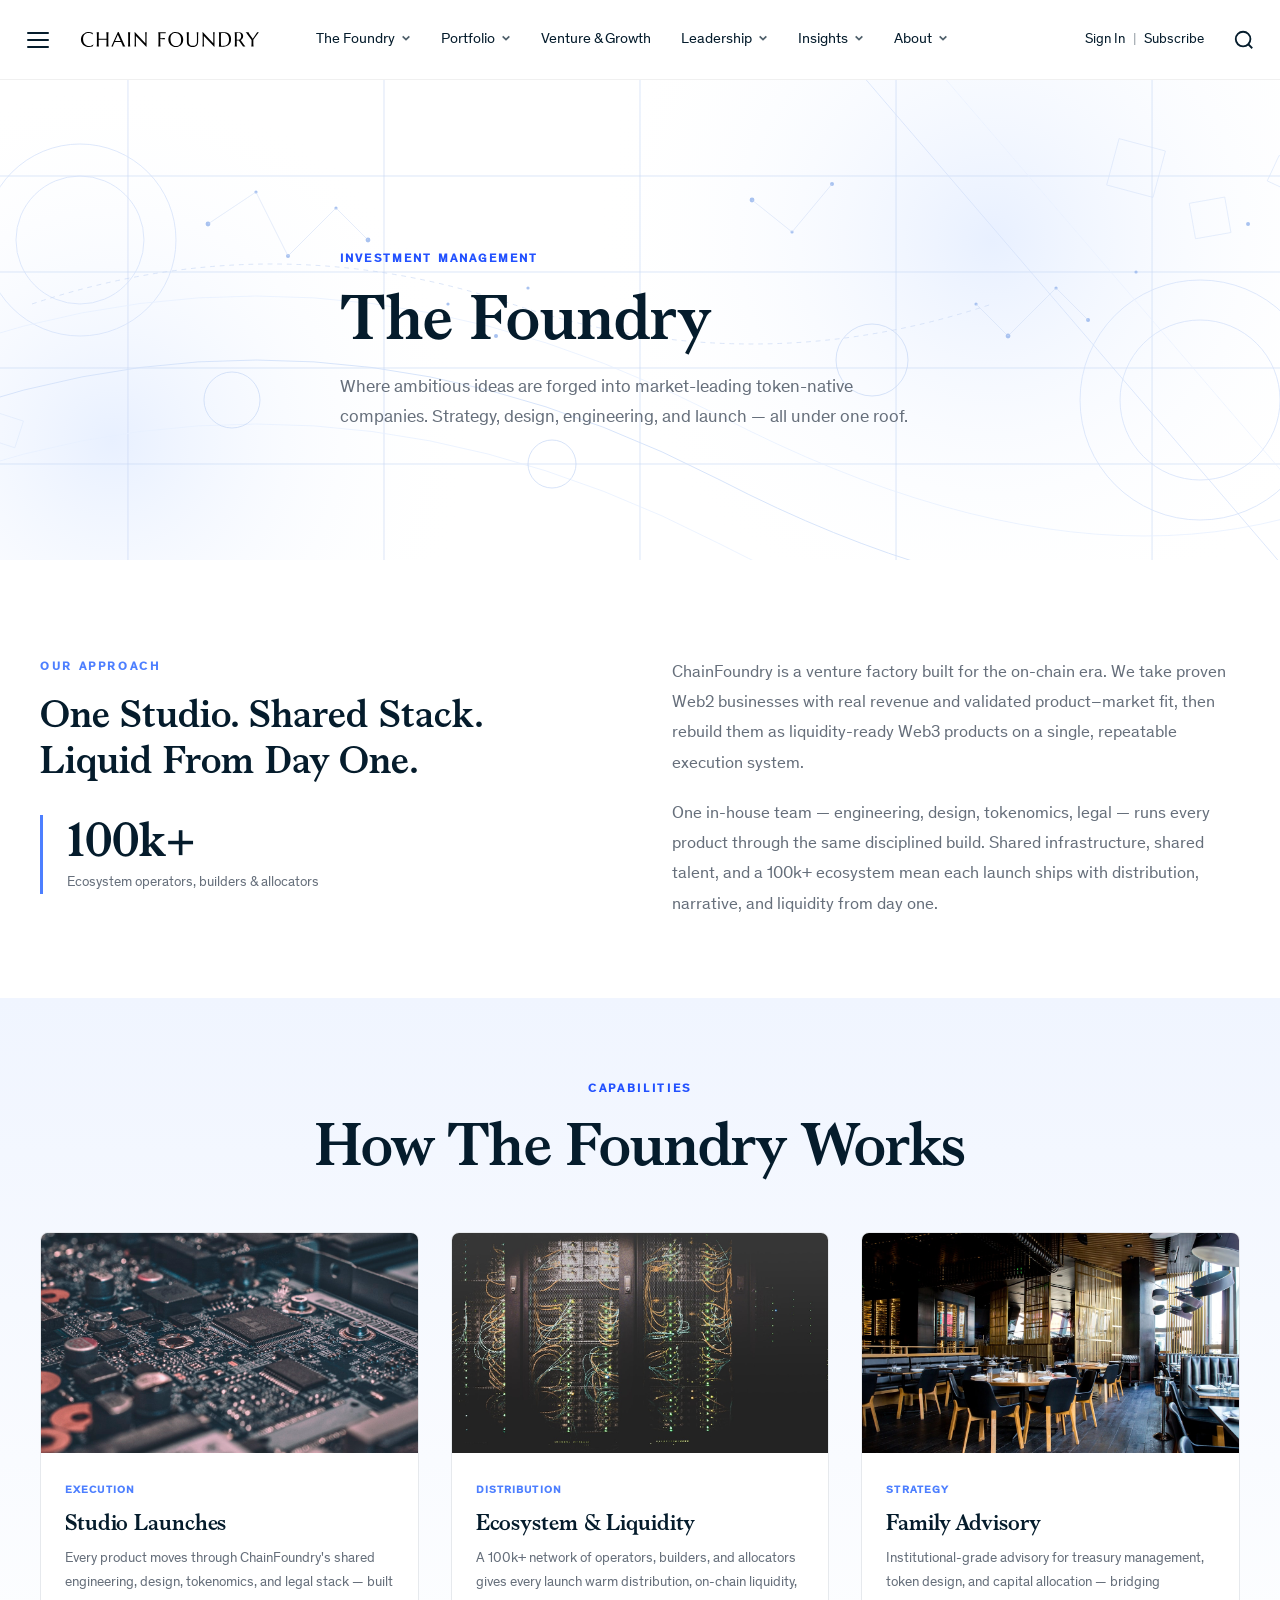
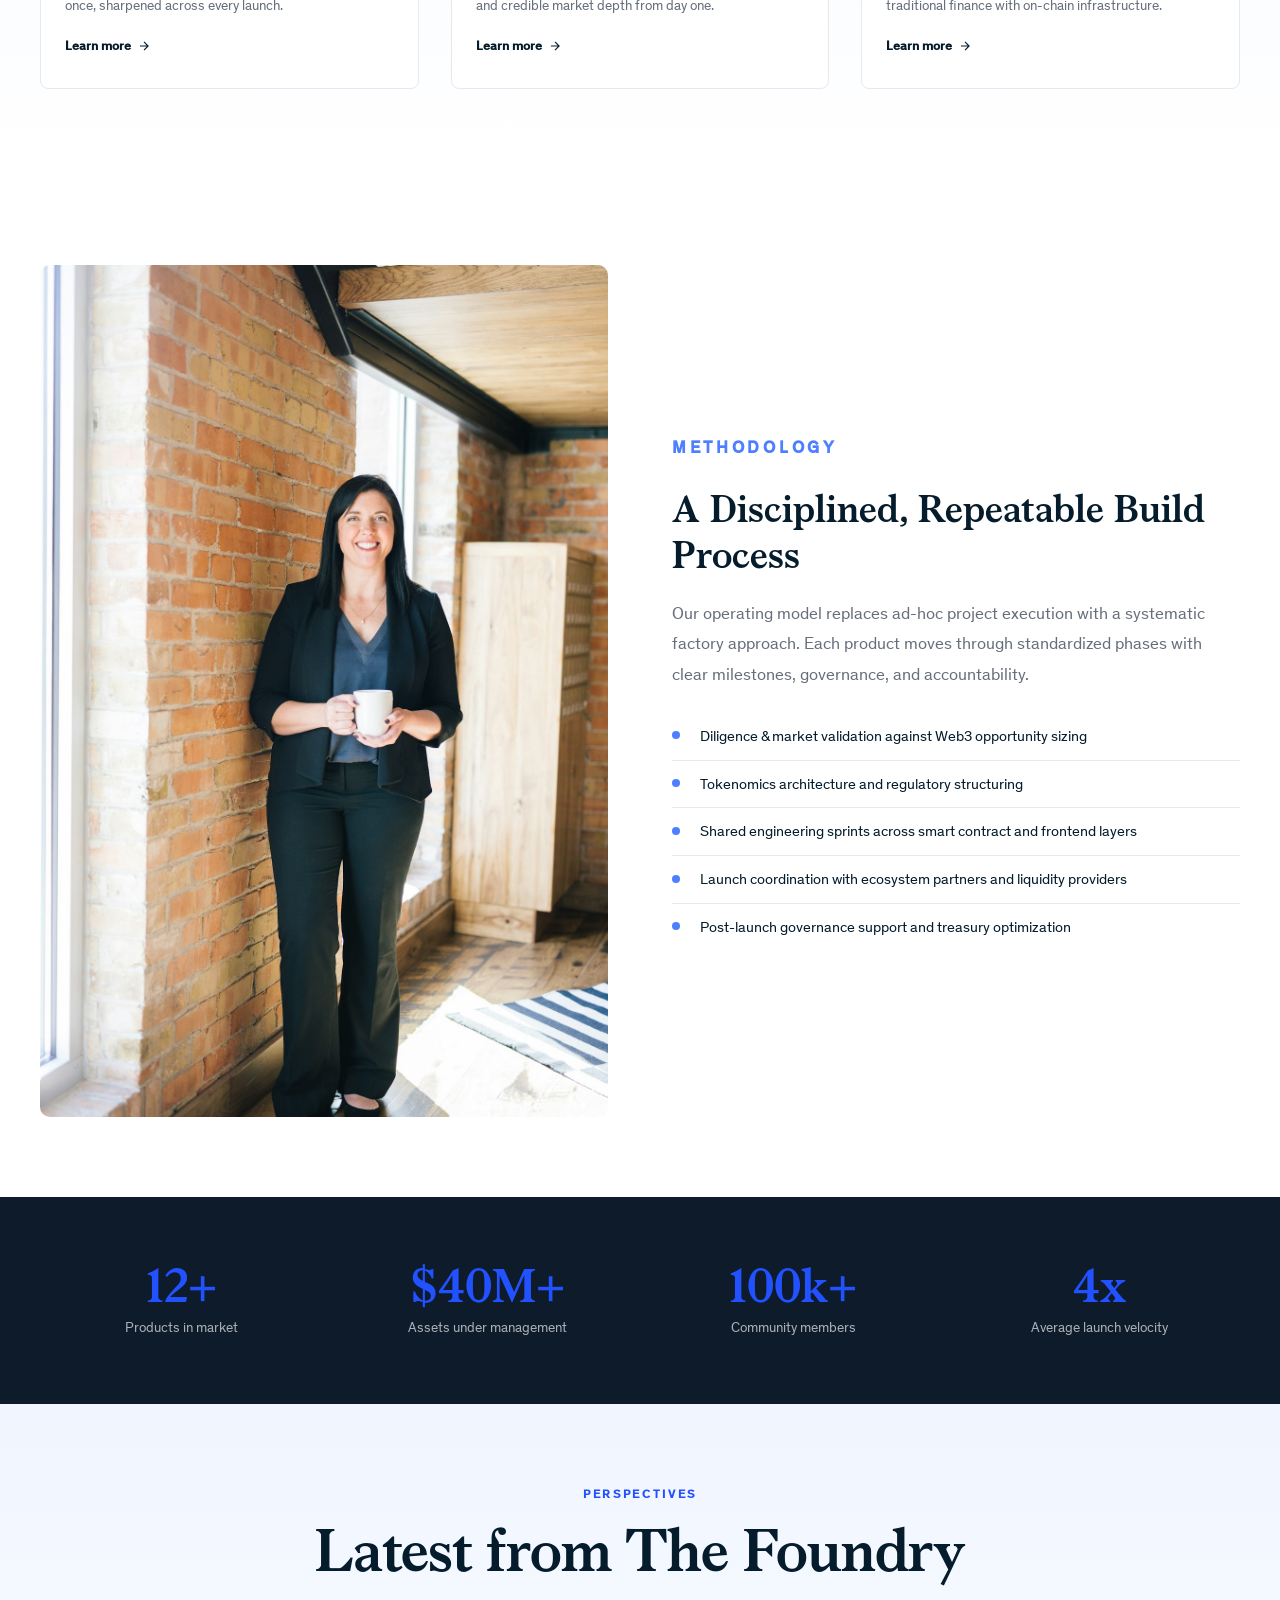
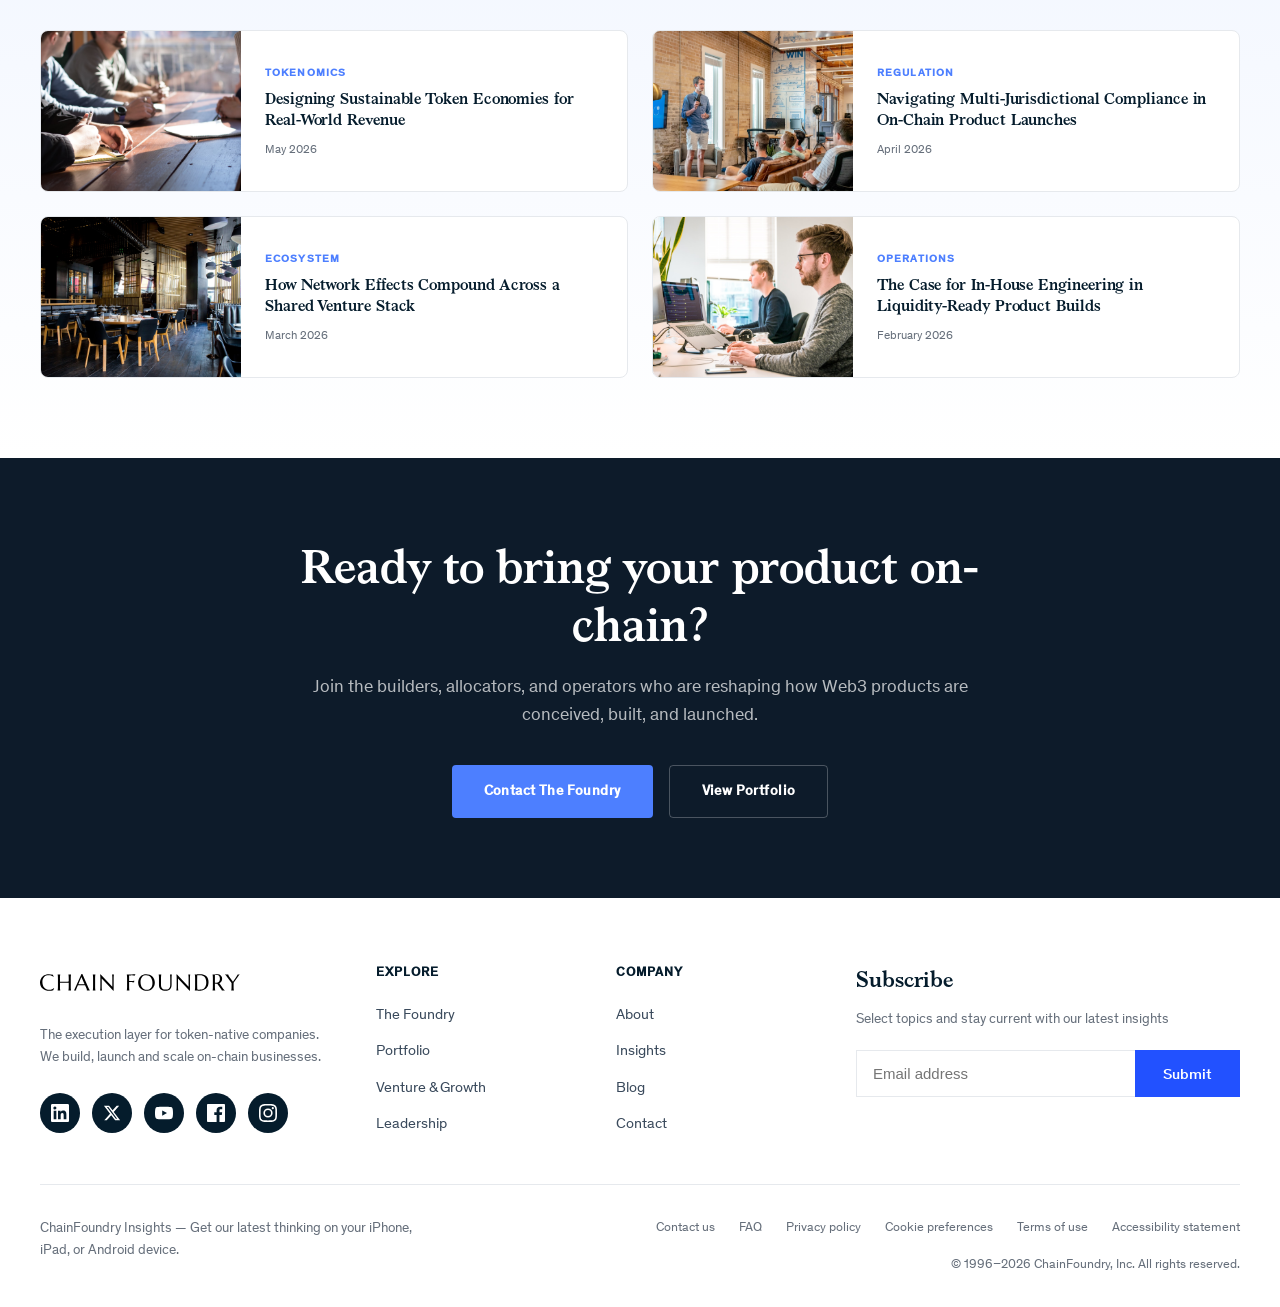
<file: foundry/index.html>
<!doctype html>
<html lang="en">
<head>
  <meta charset="utf-8">
  <meta name="viewport" content="width=device-width, initial-scale=1">
  <title>The Foundry | ChainFoundry</title>
  <meta name="description" content="The Foundry by ChainFoundry — where ideas are forged into market-leading token-native companies. Strategy, design, engineering, and launch under one roof.">
  <link rel="icon" type="image/svg+xml" href="../cf_logo.svg">
  <link rel="stylesheet" href="../css/main.css">
</head>
<body>

  <!-- ==================== HEADER ==================== -->
  <header class="site-header header--light" id="site-header">
    <div class="site-header__inner">
      <div class="site-header__left">
        <button class="hamburger" id="hamburger-btn" aria-label="Open menu" aria-expanded="false" aria-controls="mega-menu">
          <span></span><span></span><span></span>
        </button>
        <a href="../index.html" class="site-logo">ChainFoundry</a>
        <nav class="desktop-nav" aria-label="Primary">
        <ul class="desktop-nav__list">
          <li class="desktop-nav__item">
            <a href="../foundry/index.html" class="desktop-nav__link">
              The Foundry
              <svg class="desktop-nav__chevron" viewBox="0 0 12 12" fill="none" stroke="currentColor" stroke-width="2"><path d="M2 4l4 4 4-4"/></svg>
            </a>
            <div class="desktop-nav__dropdown">
              <div class="dropdown__inner">
                <a href="../foundry/index.html" class="dropdown__header">
                  The Foundry
                  <svg viewBox="0 0 24 24" fill="none" stroke="currentColor" stroke-width="2"><path d="M5 12h14M12 5l7 7-7 7"/></svg>
                </a>
                <div class="dropdown__grid">
                  <a href="../foundry/index.html" class="dropdown__link">Family Advisory</a>
                  <a href="../foundry/index.html" class="dropdown__link">Investment Portfolios</a>
                  <a href="../foundry/index.html" class="dropdown__link">Client Log-In</a>
                </div>
              </div>
            </div>
          </li>
          <li class="desktop-nav__item">
            <a href="../portfolio/index.html" class="desktop-nav__link">
              Portfolio
              <svg class="desktop-nav__chevron" viewBox="0 0 12 12" fill="none" stroke="currentColor" stroke-width="2"><path d="M2 4l4 4 4-4"/></svg>
            </a>
            <div class="desktop-nav__dropdown">
              <div class="dropdown__inner">
                <a href="../portfolio/index.html" class="dropdown__header">
                  Portfolio
                  <svg viewBox="0 0 24 24" fill="none" stroke="currentColor" stroke-width="2"><path d="M5 12h14M12 5l7 7-7 7"/></svg>
                </a>
                <div class="dropdown__grid dropdown__grid--2">
                  <a href="../portfolio/bullshot/index.html" class="dropdown__link">Bullshot</a>
                  <a href="../portfolio/bduck/index.html" class="dropdown__link">B.Duck</a>
                  <a href="../portfolio/zappy/index.html" class="dropdown__link">Zappy</a>
                  <a href="../portfolio/oraclex/index.html" class="dropdown__link">OracleX</a>
                </div>
              </div>
            </div>
          </li>
          <li class="desktop-nav__item">
            <a href="../venture-growth/index.html" class="desktop-nav__link">Venture &amp; Growth</a>
          </li>
          <li class="desktop-nav__item">
            <a href="../leadership/index.html" class="desktop-nav__link">
              Leadership
              <svg class="desktop-nav__chevron" viewBox="0 0 12 12" fill="none" stroke="currentColor" stroke-width="2"><path d="M2 4l4 4 4-4"/></svg>
            </a>
            <div class="desktop-nav__dropdown">
              <div class="dropdown__inner">
                <a href="../leadership/index.html" class="dropdown__header">
                  Leadership
                  <svg viewBox="0 0 24 24" fill="none" stroke="currentColor" stroke-width="2"><path d="M5 12h14M12 5l7 7-7 7"/></svg>
                </a>
                <div class="dropdown__grid dropdown__grid--2">
                  <a href="../leadership/index.html" class="dropdown__link">Founders</a>
                  <a href="../leadership/index.html" class="dropdown__link">Partners</a>
                  <a href="../leadership/index.html" class="dropdown__link">Half a Billion</a>
                  <a href="../leadership/index.html" class="dropdown__link">Insights</a>
                </div>
              </div>
            </div>
          </li>
          <li class="desktop-nav__item">
            <a href="../insights/index.html" class="desktop-nav__link">
              Insights
              <svg class="desktop-nav__chevron" viewBox="0 0 12 12" fill="none" stroke="currentColor" stroke-width="2"><path d="M2 4l4 4 4-4"/></svg>
            </a>
            <div class="desktop-nav__dropdown">
              <div class="dropdown__inner">
                <a href="../insights/index.html" class="dropdown__header">
                  Insights
                  <svg viewBox="0 0 24 24" fill="none" stroke="currentColor" stroke-width="2"><path d="M5 12h14M12 5l7 7-7 7"/></svg>
                </a>
                <div class="dropdown__grid dropdown__grid--2">
                  <a href="../insights/index.html" class="dropdown__link">News</a>
                  <a href="../insights/index.html" class="dropdown__link">Press</a>
                  <a href="../insights/index.html" class="dropdown__link">Reports</a>
                  <a href="../insights/index.html" class="dropdown__link">Podcasts</a>
                </div>
              </div>
            </div>
          </li>
          <li class="desktop-nav__item">
            <a href="../about/index.html" class="desktop-nav__link">
              About
              <svg class="desktop-nav__chevron" viewBox="0 0 12 12" fill="none" stroke="currentColor" stroke-width="2"><path d="M2 4l4 4 4-4"/></svg>
            </a>
            <div class="desktop-nav__dropdown">
              <div class="dropdown__inner">
                <a href="../about/index.html" class="dropdown__header">
                  About
                  <svg viewBox="0 0 24 24" fill="none" stroke="currentColor" stroke-width="2"><path d="M5 12h14M12 5l7 7-7 7"/></svg>
                </a>
                <div class="dropdown__grid dropdown__grid--2">
                  <a href="../about/index.html" class="dropdown__link">Our Story</a>
                  <a href="../about/index.html" class="dropdown__link">Team</a>
                  <a href="../about/index.html" class="dropdown__link">Contact</a>
                </div>
              </div>
            </div>
          </li>
        </ul>
      </nav>
      </div>

      <div class="site-header__right">
        <div class="header-auth">
          <a href="#">Sign In</a>
          <span class="header-auth__divider">|</span>
          <a href="#">Subscribe</a>
        </div>
        <button class="header-search-btn" aria-label="Search">
          <svg viewBox="0 0 24 24" fill="none" stroke="currentColor" stroke-width="2">
            <circle cx="11" cy="11" r="8"/><path d="M21 21l-4.35-4.35"/>
          </svg>
        </button>
      </div>
    </div>
  </header>

  <!-- ==================== MEGA MENU ==================== -->
  <div class="mega-menu-backdrop" id="mega-menu-backdrop"></div>
  <div class="mega-menu" id="mega-menu" aria-hidden="true">
    <div class="mega-menu__inner">
      <div class="mega-menu__sidebar">
        <div class="mega-menu__top">
          <button class="mega-menu__close" id="mega-menu-close" aria-label="Close menu">
            <span></span>
            <span></span>
          </button>
          <div class="mega-menu__top-divider"></div>
          <a href="../index.html" class="mega-menu__logo">ChainFoundry</a>
        </div>
        <nav class="mega-menu__nav" aria-label="Mobile">
          <button class="mega-menu__item is-active" data-panel="foundry">
            The Foundry
            <svg class="mega-menu__arrow" viewBox="0 0 24 24" fill="none" stroke="currentColor" stroke-width="2"><path d="M9 18l6-6-6-6"/></svg>
          </button>
          <button class="mega-menu__item" data-panel="portfolio">
            Portfolio
            <svg class="mega-menu__arrow" viewBox="0 0 24 24" fill="none" stroke="currentColor" stroke-width="2"><path d="M9 18l6-6-6-6"/></svg>
          </button>
          <a href="../venture-growth/index.html" class="mega-menu__item" data-panel="venture">
            Venture &amp; Growth
          </a>
          <button class="mega-menu__item" data-panel="leadership">
            Leadership
            <svg class="mega-menu__arrow" viewBox="0 0 24 24" fill="none" stroke="currentColor" stroke-width="2"><path d="M9 18l6-6-6-6"/></svg>
          </button>
          <button class="mega-menu__item" data-panel="insights">
            Insights
            <svg class="mega-menu__arrow" viewBox="0 0 24 24" fill="none" stroke="currentColor" stroke-width="2"><path d="M9 18l6-6-6-6"/></svg>
          </button>
          <button class="mega-menu__item" data-panel="about">
            About
            <svg class="mega-menu__arrow" viewBox="0 0 24 24" fill="none" stroke="currentColor" stroke-width="2"><path d="M9 18l6-6-6-6"/></svg>
          </button>
        </nav>
        <div class="mega-menu__footer">
          <a href="#">
            <svg viewBox="0 0 24 24" fill="none" stroke="currentColor" stroke-width="2"><path d="M20 21v-2a4 4 0 00-4-4H8a4 4 0 00-4 4v2"/><circle cx="12" cy="7" r="4"/></svg>
            Sign In
          </a>
          <a href="#">
            <svg viewBox="0 0 24 24" fill="none" stroke="currentColor" stroke-width="2"><rect x="2" y="4" width="20" height="16" rx="2"/><polyline points="22,6 12,13 2,6"/></svg>
            Email Subscriptions
          </a>
        </div>
      </div>

      <div class="mega-menu__panel" id="mega-menu-panel">
        <div class="mega-panel is-active" id="panel-foundry">
          <a href="../foundry/index.html" class="mega-panel__header">
            The Foundry
            <svg viewBox="0 0 24 24" fill="none" stroke="currentColor" stroke-width="2"><path d="M5 12h14M12 5l7 7-7 7"/></svg>
          </a>
          <div class="mega-panel__grid">
            <a href="../foundry/index.html" class="mega-panel__link">Family Advisory</a>
            <a href="../foundry/index.html" class="mega-panel__link">Investment Portfolios</a>
            <a href="../foundry/index.html" class="mega-panel__link">Client Log-In</a>
          </div>
        </div>
        <div class="mega-panel" id="panel-portfolio">
          <a href="../portfolio/index.html" class="mega-panel__header">
            Portfolio
            <svg viewBox="0 0 24 24" fill="none" stroke="currentColor" stroke-width="2"><path d="M5 12h14M12 5l7 7-7 7"/></svg>
          </a>
          <div class="mega-panel__grid">
            <a href="../portfolio/bullshot/index.html" class="mega-panel__link">Bullshot</a>
            <a href="../portfolio/bduck/index.html" class="mega-panel__link">B.Duck</a>
            <a href="../portfolio/zappy/index.html" class="mega-panel__link">Zappy</a>
            <a href="../portfolio/oraclex/index.html" class="mega-panel__link">OracleX</a>
          </div>
        </div>
        <div class="mega-panel" id="panel-venture">
          <a href="../venture-growth/index.html" class="mega-panel__header">
            Venture &amp; Growth
            <svg viewBox="0 0 24 24" fill="none" stroke="currentColor" stroke-width="2"><path d="M5 12h14M12 5l7 7-7 7"/></svg>
          </a>
          <p class="mega-panel__desc">We help clients unlock the power of AI at scale, modernize technology delivery, and build new businesses to fuel growth.</p>
        </div>
        <div class="mega-panel" id="panel-leadership">
          <a href="../leadership/index.html" class="mega-panel__header">
            Leadership
            <svg viewBox="0 0 24 24" fill="none" stroke="currentColor" stroke-width="2"><path d="M5 12h14M12 5l7 7-7 7"/></svg>
          </a>
          <div class="mega-panel__grid">
            <a href="../leadership/index.html" class="mega-panel__link">Founders</a>
            <a href="../leadership/index.html" class="mega-panel__link">Partners</a>
            <a href="../leadership/index.html" class="mega-panel__link">Half a Billion</a>
            <a href="../leadership/index.html" class="mega-panel__link">Insights</a>
          </div>
        </div>
        <div class="mega-panel" id="panel-insights">
          <a href="../insights/index.html" class="mega-panel__header">
            Insights
            <svg viewBox="0 0 24 24" fill="none" stroke="currentColor" stroke-width="2"><path d="M5 12h14M12 5l7 7-7 7"/></svg>
          </a>
          <div class="mega-panel__grid">
            <a href="../insights/index.html" class="mega-panel__link">News</a>
            <a href="../insights/index.html" class="mega-panel__link">Press</a>
            <a href="../insights/index.html" class="mega-panel__link">Reports</a>
            <a href="../insights/index.html" class="mega-panel__link">Podcasts</a>
          </div>
        </div>
        <div class="mega-panel" id="panel-about">
          <a href="../about/index.html" class="mega-panel__header">
            About
            <svg viewBox="0 0 24 24" fill="none" stroke="currentColor" stroke-width="2"><path d="M5 12h14M12 5l7 7-7 7"/></svg>
          </a>
          <div class="mega-panel__grid">
            <a href="../about/index.html" class="mega-panel__link">Our Story</a>
            <a href="../about/index.html" class="mega-panel__link">Team</a>
            <a href="../about/index.html" class="mega-panel__link">Contact</a>
          </div>
        </div>
      </div>
    </div>
  </div>

  <main id="main-content">

    <!-- ==================== BANNER ==================== -->
    <section class="cf-foundry-banner">
      <div class="cf-foundry-banner__svg" aria-hidden="true">
        <picture>
          <source media="(max-width: 767px)" srcset="../cf-images/cf_banner_foundry_mobile.svg">
          <img src="../cf-images/cf_banner_foundry.svg" alt="" />
        </picture>
      </div>
      <div class="container">
        <p class="cf-foundry-banner__eyebrow">Investment Management</p>
        <h1 class="cf-foundry-banner__title">The Foundry</h1>
        <p class="cf-foundry-banner__sub">Where ambitious ideas are forged into market-leading token-native companies. Strategy, design, engineering, and launch — all under one roof.</p>
      </div>
    </section>

    <!-- ==================== INTRODUCTION ==================== -->
    <section class="section cf-pp-section--white">
      <div class="container">
        <div class="cf-foundry-intro">
          <div class="cf-foundry-intro__left">
            <p class="cf-eyebrow">Our Approach</p>
            <h2>One Studio. Shared Stack.<br>Liquid From Day One.</h2>
            <div class="cf-foundry-stat">
              <div class="cf-foundry-stat__num">100k+</div>
              <div class="cf-foundry-stat__label">Ecosystem operators, builders &amp; allocators</div>
            </div>
          </div>
          <div class="cf-foundry-intro__right">
            <p>ChainFoundry is a venture factory built for the on-chain era. We take proven Web2 businesses with real revenue and validated product–market fit, then rebuild them as liquidity-ready Web3 products on a single, repeatable execution system.</p>
            <p>One in-house team — engineering, design, tokenomics, legal — runs every product through the same disciplined build. Shared infrastructure, shared talent, and a 100k+ ecosystem mean each launch ships with distribution, narrative, and liquidity from day one.</p>
          </div>
        </div>
      </div>
    </section>

    <!-- ==================== CAPABILITIES ==================== -->
    <section class="section cf-pp-section--tint">
      <div class="container">
        <div class="cf-section-head" style="text-align:center;margin-bottom:16px;">
          <p class="cf-eyebrow">Capabilities</p>
          <h2>How The Foundry Works</h2>
        </div>
        <div class="cf-foundry-cards">
          <article class="cf-foundry-card">
            <img src="../cf-images/cf_lead_build.jpg" alt="Studio Launches" class="cf-foundry-card__img">
            <div class="cf-foundry-card__body">
              <span class="cf-foundry-card__tag">Execution</span>
              <h3>Studio Launches</h3>
              <p>Every product moves through ChainFoundry's shared engineering, design, tokenomics, and legal stack — built once, sharpened across every launch.</p>
              <a href="#" class="cf-foundry-card__link">Learn more <svg viewBox="0 0 24 24" fill="none" stroke="currentColor" stroke-width="2"><path d="M5 12h14M12 5l7 7-7 7"/></svg></a>
            </div>
          </article>
          <article class="cf-foundry-card">
            <img src="../cf-images/cf_lead_distribute.jpg" alt="Ecosystem & Liquidity" class="cf-foundry-card__img">
            <div class="cf-foundry-card__body">
              <span class="cf-foundry-card__tag">Distribution</span>
              <h3>Ecosystem &amp; Liquidity</h3>
              <p>A 100k+ network of operators, builders, and allocators gives every launch warm distribution, on-chain liquidity, and credible market depth from day one.</p>
              <a href="#" class="cf-foundry-card__link">Learn more <svg viewBox="0 0 24 24" fill="none" stroke="currentColor" stroke-width="2"><path d="M5 12h14M12 5l7 7-7 7"/></svg></a>
            </div>
          </article>
          <article class="cf-foundry-card">
            <img src="../cf-images/cf_lead_advisory.jpg" alt="Family Advisory" class="cf-foundry-card__img">
            <div class="cf-foundry-card__body">
              <span class="cf-foundry-card__tag">Strategy</span>
              <h3>Family Advisory</h3>
              <p>Institutional-grade advisory for treasury management, token design, and capital allocation — bridging traditional finance with on-chain infrastructure.</p>
              <a href="#" class="cf-foundry-card__link">Learn more <svg viewBox="0 0 24 24" fill="none" stroke="currentColor" stroke-width="2"><path d="M5 12h14M12 5l7 7-7 7"/></svg></a>
            </div>
          </article>
        </div>
      </div>
    </section>

    <!-- ==================== METHODOLOGY ==================== -->
    <section class="section cf-pp-section--white">
      <div class="container">
        <div class="cf-foundry-feature">
          <div class="cf-foundry-feature__img">
            <img src="../cf-images/cf_lead_operate.jpg" alt="Operations">
          </div>
          <div class="cf-foundry-feature__text">
            <p class="cf-eyebrow">Methodology</p>
            <h2>A Disciplined, Repeatable Build Process</h2>
            <p>Our operating model replaces ad-hoc project execution with a systematic factory approach. Each product moves through standardized phases with clear milestones, governance, and accountability.</p>
            <ul class="cf-foundry-list">
              <li>Diligence &amp; market validation against Web3 opportunity sizing</li>
              <li>Tokenomics architecture and regulatory structuring</li>
              <li>Shared engineering sprints across smart contract and frontend layers</li>
              <li>Launch coordination with ecosystem partners and liquidity providers</li>
              <li>Post-launch governance support and treasury optimization</li>
            </ul>
          </div>
        </div>
      </div>
    </section>

    <!-- ==================== METRICS ==================== -->
    <section class="cf-foundry-metrics">
      <div class="container">
        <div class="cf-foundry-metrics__grid">
          <div class="cf-foundry-metric">
            <div class="cf-foundry-metric__num">12+</div>
            <div class="cf-foundry-metric__label">Products in market</div>
          </div>
          <div class="cf-foundry-metric">
            <div class="cf-foundry-metric__num">$40M+</div>
            <div class="cf-foundry-metric__label">Assets under management</div>
          </div>
          <div class="cf-foundry-metric">
            <div class="cf-foundry-metric__num">100k+</div>
            <div class="cf-foundry-metric__label">Community members</div>
          </div>
          <div class="cf-foundry-metric">
            <div class="cf-foundry-metric__num">4x</div>
            <div class="cf-foundry-metric__label">Average launch velocity</div>
          </div>
        </div>
      </div>
    </section>

    <!-- ==================== INSIGHTS ==================== -->
    <section class="section cf-pp-section--tint">
      <div class="container">
        <div class="cf-section-head" style="text-align:center;margin-bottom:16px;">
          <p class="cf-eyebrow">Perspectives</p>
          <h2>Latest from The Foundry</h2>
        </div>
        <div class="cf-foundry-insights">
          <a href="#" class="cf-foundry-insight">
            <img src="../cf-images/cf_news_growth_growth_card1.jpg" alt="Tokenomics" class="cf-foundry-insight__img">
            <div class="cf-foundry-insight__body">
              <span class="cf-foundry-insight__tag">Tokenomics</span>
              <h4>Designing Sustainable Token Economies for Real-World Revenue</h4>
              <span class="cf-foundry-insight__date">May 2026</span>
            </div>
          </a>
          <a href="#" class="cf-foundry-insight">
            <img src="../cf-images/cf_news_growth_growth_card2.jpg" alt="Regulation" class="cf-foundry-insight__img">
            <div class="cf-foundry-insight__body">
              <span class="cf-foundry-insight__tag">Regulation</span>
              <h4>Navigating Multi-Jurisdictional Compliance in On-Chain Product Launches</h4>
              <span class="cf-foundry-insight__date">April 2026</span>
            </div>
          </a>
          <a href="#" class="cf-foundry-insight">
            <img src="../cf-images/cf_news_growth_growth_card3.jpg" alt="Ecosystem" class="cf-foundry-insight__img">
            <div class="cf-foundry-insight__body">
              <span class="cf-foundry-insight__tag">Ecosystem</span>
              <h4>How Network Effects Compound Across a Shared Venture Stack</h4>
              <span class="cf-foundry-insight__date">March 2026</span>
            </div>
          </a>
          <a href="#" class="cf-foundry-insight">
            <img src="../cf-images/cf_news_growth_growth_card4.jpg" alt="Operations" class="cf-foundry-insight__img">
            <div class="cf-foundry-insight__body">
              <span class="cf-foundry-insight__tag">Operations</span>
              <h4>The Case for In-House Engineering in Liquidity-Ready Product Builds</h4>
              <span class="cf-foundry-insight__date">February 2026</span>
            </div>
          </a>
        </div>
      </div>
    </section>

    <!-- ==================== CTA ==================== -->
    <section class="cf-foundry-cta">
      <div class="container">
        <div class="cf-foundry-cta__content">
          <h2>Ready to bring your product on-chain?</h2>
          <p>Join the builders, allocators, and operators who are reshaping how Web3 products are conceived, built, and launched.</p>
          <div class="cf-foundry-cta__btns">
            <a href="#" class="cf-btn-primary">Contact The Foundry</a>
            <a href="../portfolio/index.html" class="cf-btn-secondary">View Portfolio</a>
          </div>
        </div>
      </div>
    </section>

  </main>

  <!-- ==================== FOOTER ==================== -->
  <footer class="site-footer">
    <!-- Main Footer -->
    <div class="footer-main">
      <div class="footer-brand">
        <a href="../index.html" class="footer-brand__logo">ChainFoundry</a>
        <p class="footer-brand__desc">The execution layer for token-native companies. We build, launch and scale on-chain businesses.</p>
        <div class="footer-social">
          <a href="#" aria-label="LinkedIn">
            <svg viewBox="0 0 24 24"><path d="M20.45 20.45h-3.56V14.9c0-1.32-.02-3.02-1.84-3.02-1.84 0-2.13 1.44-2.13 2.92v5.65H9.36V9h3.42v1.56h.05a3.75 3.75 0 013.38-1.86c3.62 0 4.29 2.38 4.29 5.48v6.27zM5.34 7.43a2.07 2.07 0 110-4.13 2.07 2.07 0 010 4.13zM7.12 20.45H3.56V9h3.56v11.45zM22.23 0H1.77C.79 0 0 .77 0 1.72v20.56C0 23.23.79 24 1.77 24h20.46c.98 0 1.77-.77 1.77-1.72V1.72C24 .77 23.21 0 22.23 0z"/></svg>
          </a>
          <a href="#" aria-label="Twitter / X">
            <svg viewBox="0 0 24 24"><path d="M18.244 2.25h3.308l-7.227 8.26 8.502 11.24H16.17l-5.214-6.817L4.99 21.75H1.68l7.73-8.835L1.254 2.25H8.08l4.713 6.231zM17.083 19.77h1.833L7.084 4.126H5.117z"/></svg>
          </a>
          <a href="#" aria-label="YouTube">
            <svg viewBox="0 0 24 24"><path d="M23.5 6.2a3 3 0 00-2.1-2.1C19.6 3.6 12 3.6 12 3.6s-7.6 0-9.4.5A3 3 0 00.5 6.2C0 8 0 12 0 12s0 4 .5 5.8a3 3 0 002.1 2.1c1.8.5 9.4.5 9.4.5s7.6 0 9.4-.5a3 3 0 002.1-2.1C24 16 24 12 24 12s0-4-.5-5.8zM9.6 15.5V8.5l6.4 3.5z"/></svg>
          </a>
          <a href="#" aria-label="Facebook">
            <svg viewBox="0 0 24 24"><path d="M22.7 0H1.3C.6 0 0 .6 0 1.3v21.4c0 .7.6 1.3 1.3 1.3h11.5v-9.3H9.7v-3.6h3.1V8.4c0-3.1 1.9-4.8 4.7-4.8 1.3 0 2.5.1 2.8.14v3.3h-1.9c-1.5 0-1.8.7-1.8 1.8v2.3h3.6l-.5 3.6h-3.1V24h6.1c.7 0 1.3-.6 1.3-1.3V1.3c0-.7-.6-1.3-1.3-1.3z"/></svg>
          </a>
          <a href="#" aria-label="Instagram">
            <svg viewBox="0 0 24 24"><path d="M12 2.163c3.204 0 3.584.012 4.85.07 3.252.148 4.771 1.691 4.919 4.919.058 1.265.069 1.645.069 4.849 0 3.205-.012 3.584-.069 4.849-.149 3.225-1.664 4.771-4.919 4.919-1.266.058-1.644.07-4.85.07-3.204 0-3.584-.012-4.849-.07-3.26-.149-4.771-1.699-4.919-4.92-.058-1.265-.07-1.644-.07-4.849 0-3.204.013-3.583.07-4.849.149-3.227 1.664-4.771 4.919-4.919 1.266-.057 1.645-.069 4.849-.069zM12 0C8.741 0 8.333.014 7.053.072 2.695.272.273 2.69.073 7.052.014 8.333 0 8.741 0 12c0 3.259.014 3.668.072 4.948.2 4.358 2.618 6.78 6.98 6.98C8.333 23.986 8.741 24 12 24c3.259 0 3.668-.014 4.948-.072 4.354-.2 6.782-2.618 6.979-6.98.059-1.28.073-1.689.073-4.948 0-3.259-.014-3.667-.072-4.947-.196-4.354-2.617-6.78-6.979-6.98C15.668.014 15.259 0 12 0zm0 5.838a6.162 6.162 0 100 12.324 6.162 6.162 0 000-12.324zM12 16a4 4 0 110-8 4 4 0 010 8zm6.406-11.845a1.44 1.44 0 100 2.881 1.44 1.44 0 000-2.881z"/></svg>
          </a>
        </div>
      </div>

      <div class="footer-col">
        <h4>Explore</h4>
        <ul>
          <li><a href="../foundry/index.html">The Foundry</a></li>
          <li><a href="../portfolio/index.html">Portfolio</a></li>
          <li><a href="../venture-growth/index.html">Venture &amp; Growth</a></li>
          <li><a href="../leadership/index.html">Leadership</a></li>
        </ul>
      </div>

      <div class="footer-col">
        <h4>Company</h4>
        <ul>
          <li><a href="../about/index.html">About</a></li>
          <li><a href="../insights/index.html">Insights</a></li>
          <li><a href="../blog/index.html">Blog</a></li>
          <li><a href="#">Contact</a></li>
        </ul>
      </div>

      <div class="footer-subscribe">
        <h4>Subscribe</h4>
        <p>Select topics and stay current with our latest insights</p>
        <form class="footer-subscribe__form" onsubmit="event.preventDefault();">
          <input type="email" placeholder="Email address" aria-label="Email address">
          <button type="submit">Submit</button>
        </form>
      </div>
    </div>

    <!-- Divider -->
    <div class="footer-divider"><div class="footer-divider__line"></div></div>

    <!-- Bottom -->
    <div class="footer-bottom">
      <div class="footer-bottom__left">
        <p class="footer-app-text">ChainFoundry Insights — Get our latest thinking on your iPhone, iPad, or Android device.</p>
      </div>
      <div class="footer-bottom__right">
        <div class="footer-legal">
          <a href="#">Contact us</a>
          <a href="#">FAQ</a>
          <a href="#">Privacy policy</a>
          <a href="#">Cookie preferences</a>
          <a href="#">Terms of use</a>
          <a href="#">Accessibility statement</a>
        </div>
        <p class="footer-copyright">&copy; 1996&ndash;2026 ChainFoundry, Inc. All rights reserved.</p>
      </div>
    </div>
  </footer>

  <script src="../js/main.js"></script>
</body>
</html>
</file>
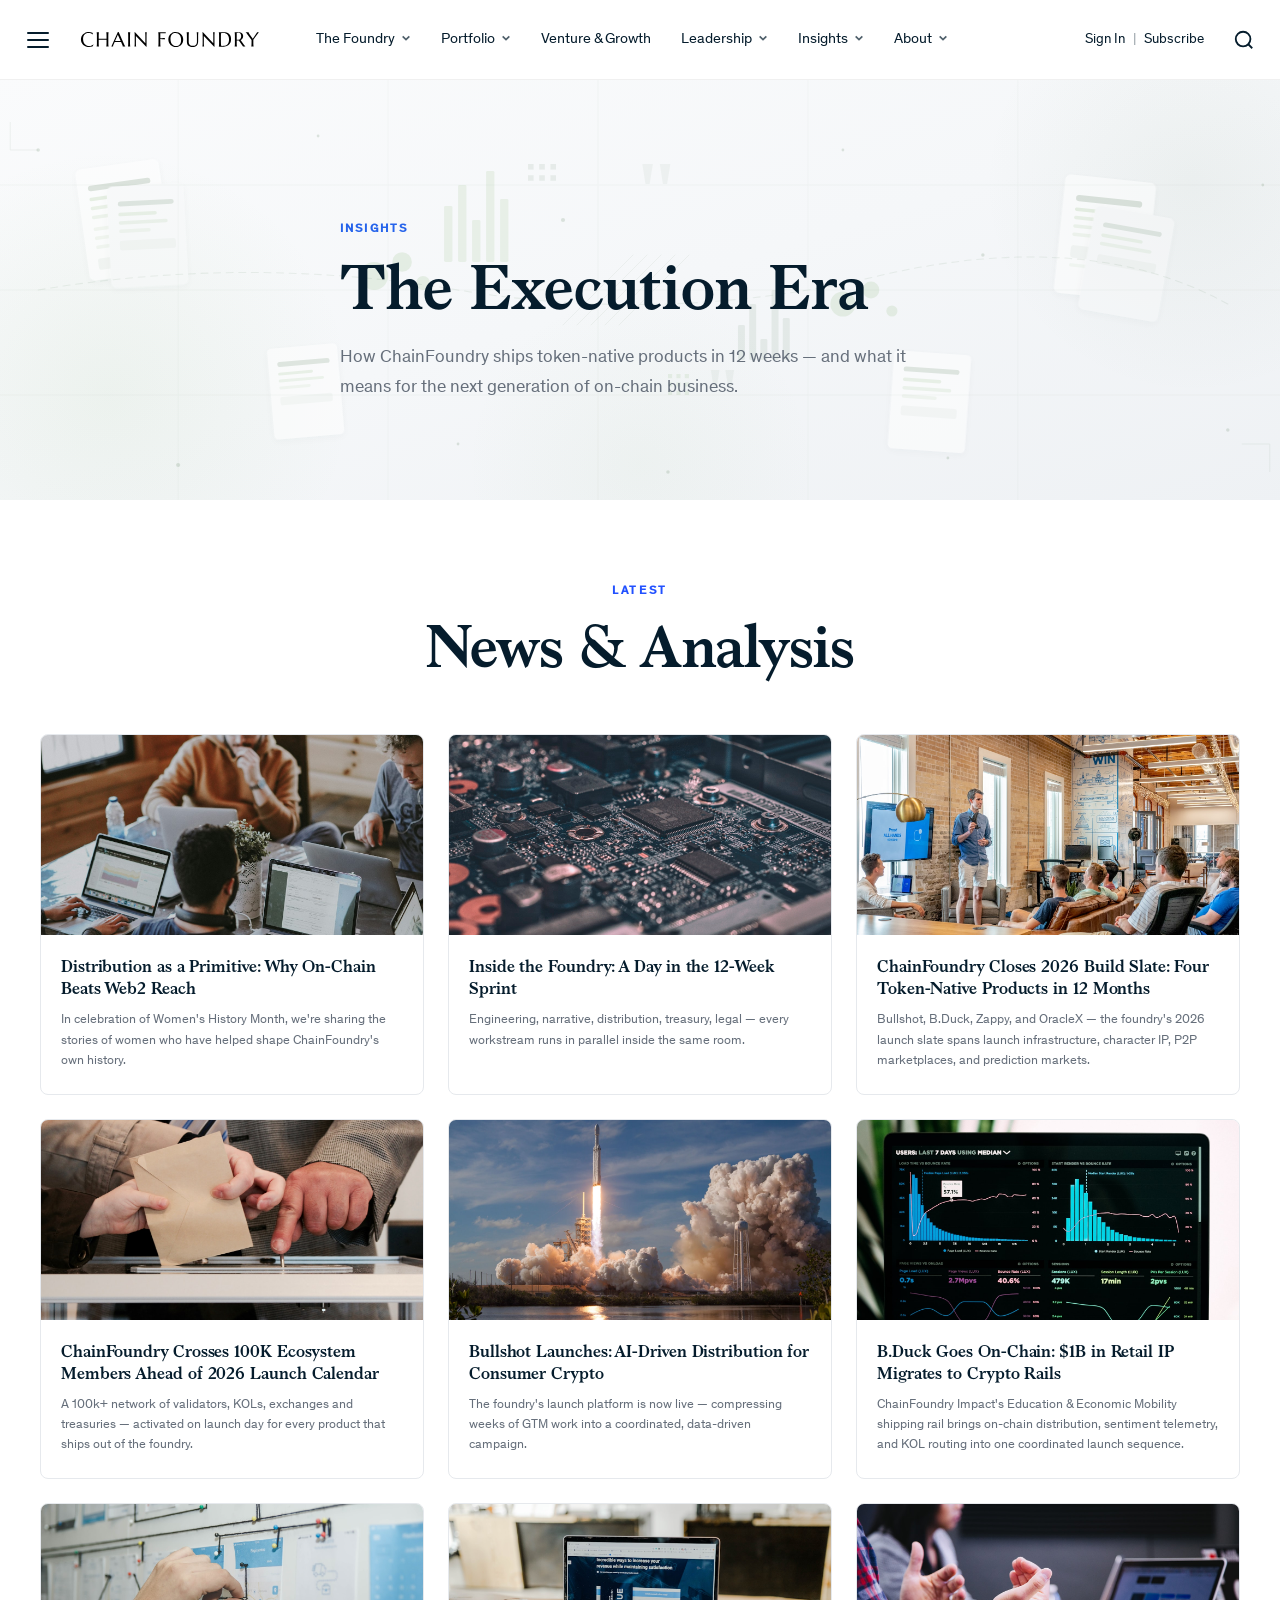
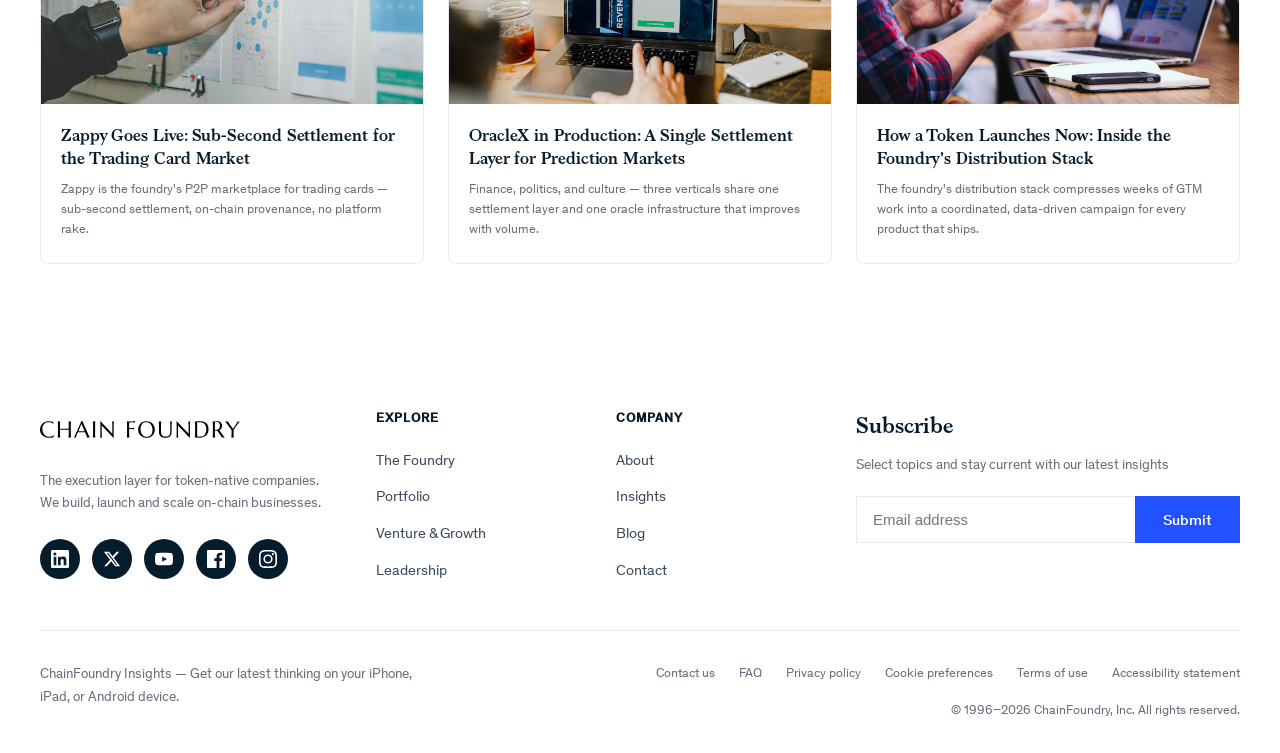
<file: insights/index.html>
<!doctype html>
<html lang="en">
<head>
  <meta charset="utf-8">
  <meta name="viewport" content="width=device-width, initial-scale=1">
  <title>Insights</title>
  <meta name="description" content="ChainFoundry Insights — news, reports, and analysis on token-native business.">
  <link rel="icon" type="image/svg+xml" href="../cf_logo.svg">
  <link rel="stylesheet" href="../css/main.css">
</head>
<body>

  <!-- ==================== HEADER ==================== -->
  <header class="site-header header--light" id="site-header">
    <div class="site-header__inner">
      <div class="site-header__left">
        <button class="hamburger" id="hamburger-btn" aria-label="Open menu" aria-expanded="false" aria-controls="mega-menu">
          <span></span><span></span><span></span>
        </button>
        <a href="../index.html" class="site-logo">ChainFoundry</a>
        <nav class="desktop-nav" aria-label="Primary">
        <ul class="desktop-nav__list">
          <li class="desktop-nav__item">
            <a href="../foundry/index.html" class="desktop-nav__link">
              The Foundry
              <svg class="desktop-nav__chevron" viewBox="0 0 12 12" fill="none" stroke="currentColor" stroke-width="2"><path d="M2 4l4 4 4-4"/></svg>
            </a>
            <div class="desktop-nav__dropdown">
              <div class="dropdown__inner">
                <a href="../foundry/index.html" class="dropdown__header">
                  The Foundry
                  <svg viewBox="0 0 24 24" fill="none" stroke="currentColor" stroke-width="2"><path d="M5 12h14M12 5l7 7-7 7"/></svg>
                </a>
                <div class="dropdown__grid">
                  <a href="../foundry/index.html" class="dropdown__link">Family Advisory</a>
                  <a href="../foundry/index.html" class="dropdown__link">Investment Portfolios</a>
                  <a href="../foundry/index.html" class="dropdown__link">Client Log-In</a>
                </div>
              </div>
            </div>
          </li>
          <li class="desktop-nav__item">
            <a href="../portfolio/index.html" class="desktop-nav__link">
              Portfolio
              <svg class="desktop-nav__chevron" viewBox="0 0 12 12" fill="none" stroke="currentColor" stroke-width="2"><path d="M2 4l4 4 4-4"/></svg>
            </a>
            <div class="desktop-nav__dropdown">
              <div class="dropdown__inner">
                <a href="../portfolio/index.html" class="dropdown__header">
                  Portfolio
                  <svg viewBox="0 0 24 24" fill="none" stroke="currentColor" stroke-width="2"><path d="M5 12h14M12 5l7 7-7 7"/></svg>
                </a>
                <div class="dropdown__grid dropdown__grid--2">
                  <a href="../portfolio/bullshot/index.html" class="dropdown__link">Bullshot</a>
                  <a href="../portfolio/bduck/index.html" class="dropdown__link">B.Duck</a>
                  <a href="../portfolio/zappy/index.html" class="dropdown__link">Zappy</a>
                  <a href="../portfolio/oraclex/index.html" class="dropdown__link">OracleX</a>
                </div>
              </div>
            </div>
          </li>
          <li class="desktop-nav__item">
            <a href="../venture-growth/index.html" class="desktop-nav__link">Venture &amp; Growth</a>
          </li>
          <li class="desktop-nav__item">
            <a href="../leadership/index.html" class="desktop-nav__link">
              Leadership
              <svg class="desktop-nav__chevron" viewBox="0 0 12 12" fill="none" stroke="currentColor" stroke-width="2"><path d="M2 4l4 4 4-4"/></svg>
            </a>
            <div class="desktop-nav__dropdown">
              <div class="dropdown__inner">
                <a href="../leadership/index.html" class="dropdown__header">
                  Leadership
                  <svg viewBox="0 0 24 24" fill="none" stroke="currentColor" stroke-width="2"><path d="M5 12h14M12 5l7 7-7 7"/></svg>
                </a>
                <div class="dropdown__grid dropdown__grid--2">
                  <a href="../leadership/index.html" class="dropdown__link">Founders</a>
                  <a href="../leadership/index.html" class="dropdown__link">Partners</a>
                  <a href="../leadership/index.html" class="dropdown__link">Half a Billion</a>
                  <a href="../leadership/index.html" class="dropdown__link">Insights</a>
                </div>
              </div>
            </div>
          </li>
          <li class="desktop-nav__item">
            <a href="../insights/index.html" class="desktop-nav__link">
              Insights
              <svg class="desktop-nav__chevron" viewBox="0 0 12 12" fill="none" stroke="currentColor" stroke-width="2"><path d="M2 4l4 4 4-4"/></svg>
            </a>
            <div class="desktop-nav__dropdown">
              <div class="dropdown__inner">
                <a href="../insights/index.html" class="dropdown__header">
                  Insights
                  <svg viewBox="0 0 24 24" fill="none" stroke="currentColor" stroke-width="2"><path d="M5 12h14M12 5l7 7-7 7"/></svg>
                </a>
                <div class="dropdown__grid dropdown__grid--2">
                  <a href="../insights/index.html" class="dropdown__link">News</a>
                  <a href="../insights/index.html" class="dropdown__link">Press</a>
                  <a href="../insights/index.html" class="dropdown__link">Reports</a>
                  <a href="../insights/index.html" class="dropdown__link">Podcasts</a>
                </div>
              </div>
            </div>
          </li>
          <li class="desktop-nav__item">
            <a href="../about/index.html" class="desktop-nav__link">
              About
              <svg class="desktop-nav__chevron" viewBox="0 0 12 12" fill="none" stroke="currentColor" stroke-width="2"><path d="M2 4l4 4 4-4"/></svg>
            </a>
            <div class="desktop-nav__dropdown">
              <div class="dropdown__inner">
                <a href="../about/index.html" class="dropdown__header">
                  About
                  <svg viewBox="0 0 24 24" fill="none" stroke="currentColor" stroke-width="2"><path d="M5 12h14M12 5l7 7-7 7"/></svg>
                </a>
                <div class="dropdown__grid dropdown__grid--2">
                  <a href="../about/index.html" class="dropdown__link">Our Story</a>
                  <a href="../about/index.html" class="dropdown__link">Team</a>
                  <a href="../about/index.html" class="dropdown__link">Contact</a>
                </div>
              </div>
            </div>
          </li>
        </ul>
      </nav>
      </div>

      <div class="site-header__right">
        <div class="header-auth">
          <a href="#">Sign In</a>
          <span class="header-auth__divider">|</span>
          <a href="#">Subscribe</a>
        </div>
        <button class="header-search-btn" aria-label="Search">
          <svg viewBox="0 0 24 24" fill="none" stroke="currentColor" stroke-width="2">
            <circle cx="11" cy="11" r="8"/><path d="M21 21l-4.35-4.35"/>
          </svg>
        </button>
      </div>
    </div>
  </header>

  <!-- ==================== MEGA MENU ==================== -->
  <div class="mega-menu-backdrop" id="mega-menu-backdrop"></div>
  <div class="mega-menu" id="mega-menu" aria-hidden="true">
    <div class="mega-menu__inner">
      <div class="mega-menu__sidebar">
        <div class="mega-menu__top">
          <button class="mega-menu__close" id="mega-menu-close" aria-label="Close menu">
            <span></span>
            <span></span>
          </button>
          <div class="mega-menu__top-divider"></div>
          <a href="../index.html" class="mega-menu__logo">ChainFoundry</a>
        </div>
        <nav class="mega-menu__nav" aria-label="Mobile">
          <button class="mega-menu__item is-active" data-panel="foundry">
            The Foundry
            <svg class="mega-menu__arrow" viewBox="0 0 24 24" fill="none" stroke="currentColor" stroke-width="2"><path d="M9 18l6-6-6-6"/></svg>
          </button>
          <button class="mega-menu__item" data-panel="portfolio">
            Portfolio
            <svg class="mega-menu__arrow" viewBox="0 0 24 24" fill="none" stroke="currentColor" stroke-width="2"><path d="M9 18l6-6-6-6"/></svg>
          </button>
          <a href="../venture-growth/index.html" class="mega-menu__item" data-panel="venture">
            Venture &amp; Growth
          </a>
          <button class="mega-menu__item" data-panel="leadership">
            Leadership
            <svg class="mega-menu__arrow" viewBox="0 0 24 24" fill="none" stroke="currentColor" stroke-width="2"><path d="M9 18l6-6-6-6"/></svg>
          </button>
          <button class="mega-menu__item" data-panel="insights">
            Insights
            <svg class="mega-menu__arrow" viewBox="0 0 24 24" fill="none" stroke="currentColor" stroke-width="2"><path d="M9 18l6-6-6-6"/></svg>
          </button>
          <button class="mega-menu__item" data-panel="about">
            About
            <svg class="mega-menu__arrow" viewBox="0 0 24 24" fill="none" stroke="currentColor" stroke-width="2"><path d="M9 18l6-6-6-6"/></svg>
          </button>
        </nav>
        <div class="mega-menu__footer">
          <a href="#">
            <svg viewBox="0 0 24 24" fill="none" stroke="currentColor" stroke-width="2"><path d="M20 21v-2a4 4 0 00-4-4H8a4 4 0 00-4 4v2"/><circle cx="12" cy="7" r="4"/></svg>
            Sign In
          </a>
          <a href="#">
            <svg viewBox="0 0 24 24" fill="none" stroke="currentColor" stroke-width="2"><rect x="2" y="4" width="20" height="16" rx="2"/><polyline points="22,6 12,13 2,6"/></svg>
            Email Subscriptions
          </a>
        </div>
      </div>

      <div class="mega-menu__panel" id="mega-menu-panel">
        <div class="mega-panel is-active" id="panel-foundry">
          <a href="../foundry/index.html" class="mega-panel__header">
            The Foundry
            <svg viewBox="0 0 24 24" fill="none" stroke="currentColor" stroke-width="2"><path d="M5 12h14M12 5l7 7-7 7"/></svg>
          </a>
          <div class="mega-panel__grid">
            <a href="../foundry/index.html" class="mega-panel__link">Family Advisory</a>
            <a href="../foundry/index.html" class="mega-panel__link">Investment Portfolios</a>
            <a href="../foundry/index.html" class="mega-panel__link">Client Log-In</a>
          </div>
        </div>
        <div class="mega-panel" id="panel-portfolio">
          <a href="../portfolio/index.html" class="mega-panel__header">
            Portfolio
            <svg viewBox="0 0 24 24" fill="none" stroke="currentColor" stroke-width="2"><path d="M5 12h14M12 5l7 7-7 7"/></svg>
          </a>
          <div class="mega-panel__grid">
            <a href="../portfolio/bullshot/index.html" class="mega-panel__link">Bullshot</a>
            <a href="../portfolio/bduck/index.html" class="mega-panel__link">B.Duck</a>
            <a href="../portfolio/zappy/index.html" class="mega-panel__link">Zappy</a>
            <a href="../portfolio/oraclex/index.html" class="mega-panel__link">OracleX</a>
          </div>
        </div>
        <div class="mega-panel" id="panel-venture">
          <a href="../venture-growth/index.html" class="mega-panel__header">
            Venture &amp; Growth
            <svg viewBox="0 0 24 24" fill="none" stroke="currentColor" stroke-width="2"><path d="M5 12h14M12 5l7 7-7 7"/></svg>
          </a>
          <p class="mega-panel__desc">We help clients unlock the power of AI at scale, modernize technology delivery, and build new businesses to fuel growth.</p>
        </div>
        <div class="mega-panel" id="panel-leadership">
          <a href="../leadership/index.html" class="mega-panel__header">
            Leadership
            <svg viewBox="0 0 24 24" fill="none" stroke="currentColor" stroke-width="2"><path d="M5 12h14M12 5l7 7-7 7"/></svg>
          </a>
          <div class="mega-panel__grid">
            <a href="../leadership/index.html" class="mega-panel__link">Founders</a>
            <a href="../leadership/index.html" class="mega-panel__link">Partners</a>
            <a href="../leadership/index.html" class="mega-panel__link">Half a Billion</a>
            <a href="../leadership/index.html" class="mega-panel__link">Insights</a>
          </div>
        </div>
        <div class="mega-panel" id="panel-insights">
          <a href="../insights/index.html" class="mega-panel__header">
            Insights
            <svg viewBox="0 0 24 24" fill="none" stroke="currentColor" stroke-width="2"><path d="M5 12h14M12 5l7 7-7 7"/></svg>
          </a>
          <div class="mega-panel__grid">
            <a href="../insights/index.html" class="mega-panel__link">News</a>
            <a href="../insights/index.html" class="mega-panel__link">Press</a>
            <a href="../insights/index.html" class="mega-panel__link">Reports</a>
            <a href="../insights/index.html" class="mega-panel__link">Podcasts</a>
          </div>
        </div>
        <div class="mega-panel" id="panel-about">
          <a href="../about/index.html" class="mega-panel__header">
            About
            <svg viewBox="0 0 24 24" fill="none" stroke="currentColor" stroke-width="2"><path d="M5 12h14M12 5l7 7-7 7"/></svg>
          </a>
          <div class="mega-panel__grid">
            <a href="../about/index.html" class="mega-panel__link">Our Story</a>
            <a href="../about/index.html" class="mega-panel__link">Team</a>
            <a href="../about/index.html" class="mega-panel__link">Contact</a>
          </div>
        </div>
      </div>
    </div>
  </div>

  <main id="main-content">

    <!-- ==================== BANNER ==================== -->
    <section class="cf-insights-banner">
      <div class="cf-insights-banner__svg" aria-hidden="true">
        <picture>
          <source media="(max-width: 767px)" srcset="../cf-images/cf_banner_insights_mobile.svg">
          <img src="../cf-images/cf_banner_insights.svg" alt="" />
        </picture>
      </div>
      <div class="container">
        <p class="cf-insights-banner__eyebrow">Insights</p>
        <h1 class="cf-insights-banner__title">The Execution Era</h1>
        <p class="cf-insights-banner__sub">How ChainFoundry ships token-native products in 12 weeks — and what it means for the next generation of on-chain business.</p>
      </div>
    </section>

    <!-- ==================== ARTICLES GRID ==================== -->
    <section class="section cf-pp-section--white">
      <div class="container">
        <div class="cf-section-head" style="text-align:center;margin-bottom:16px;">
          <p class="cf-eyebrow">Latest</p>
          <h2>News &amp; Analysis</h2>
        </div>
        <div class="cf-articles-grid">
          <div class="cf-article-card">
            <img src="../cf-images/cf_news_growth_news_feat1.jpg" alt="Distribution" class="cf-article-card__img">
            <div class="cf-article-card__body">
              <h4>Distribution as a Primitive: Why On-Chain Beats Web2 Reach</h4>
              <p>In celebration of Women's History Month, we're sharing the stories of women who have helped shape ChainFoundry's own history.</p>
            </div>
          </div>
          <div class="cf-article-card">
            <img src="../cf-images/cf_news_growth_news_feat2.jpg" alt="Inside the Foundry" class="cf-article-card__img">
            <div class="cf-article-card__body">
              <h4>Inside the Foundry: A Day in the 12-Week Sprint</h4>
              <p>Engineering, narrative, distribution, treasury, legal — every workstream runs in parallel inside the same room.</p>
            </div>
          </div>
          <div class="cf-article-card">
            <img src="../cf-images/cf_news_growth_news_feat3.jpg" alt="Build Slate" class="cf-article-card__img">
            <div class="cf-article-card__body">
              <h4>ChainFoundry Closes 2026 Build Slate: Four Token-Native Products in 12 Months</h4>
              <p>Bullshot, B.Duck, Zappy, and OracleX — the foundry's 2026 launch slate spans launch infrastructure, character IP, P2P marketplaces, and prediction markets.</p>
            </div>
          </div>
          <div class="cf-article-card">
            <img src="../cf-images/cf_news_growth_news_feat4.jpg" alt="100K Members" class="cf-article-card__img">
            <div class="cf-article-card__body">
              <h4>ChainFoundry Crosses 100K Ecosystem Members Ahead of 2026 Launch Calendar</h4>
              <p>A 100k+ network of validators, KOLs, exchanges and treasuries — activated on launch day for every product that ships out of the foundry.</p>
            </div>
          </div>
          <div class="cf-article-card">
            <img src="../cf-images/cf_news_growth_news_grid1.jpg" alt="Bullshot" class="cf-article-card__img">
            <div class="cf-article-card__body">
              <h4>Bullshot Launches: AI-Driven Distribution for Consumer Crypto</h4>
              <p>The foundry's launch platform is now live — compressing weeks of GTM work into a coordinated, data-driven campaign.</p>
            </div>
          </div>
          <div class="cf-article-card">
            <img src="../cf-images/cf_news_growth_news_grid2.jpg" alt="B.Duck" class="cf-article-card__img">
            <div class="cf-article-card__body">
              <h4>B.Duck Goes On-Chain: $1B in Retail IP Migrates to Crypto Rails</h4>
              <p>ChainFoundry Impact's Education &amp; Economic Mobility shipping rail brings on-chain distribution, sentiment telemetry, and KOL routing into one coordinated launch sequence.</p>
            </div>
          </div>
          <div class="cf-article-card">
            <img src="../cf-images/cf_news_growth_news_grid3.jpg" alt="Zappy" class="cf-article-card__img">
            <div class="cf-article-card__body">
              <h4>Zappy Goes Live: Sub-Second Settlement for the Trading Card Market</h4>
              <p>Zappy is the foundry's P2P marketplace for trading cards — sub-second settlement, on-chain provenance, no platform rake.</p>
            </div>
          </div>
          <div class="cf-article-card">
            <img src="../cf-images/cf_news_growth_news_grid4.jpg" alt="OracleX" class="cf-article-card__img">
            <div class="cf-article-card__body">
              <h4>OracleX in Production: A Single Settlement Layer for Prediction Markets</h4>
              <p>Finance, politics, and culture — three verticals share one settlement layer and one oracle infrastructure that improves with volume.</p>
            </div>
          </div>
          <div class="cf-article-card">
            <img src="../cf-images/cf_news_growth_news_grid5.jpg" alt="Distribution Stack" class="cf-article-card__img">
            <div class="cf-article-card__body">
              <h4>How a Token Launches Now: Inside the Foundry's Distribution Stack</h4>
              <p>The foundry's distribution stack compresses weeks of GTM work into a coordinated, data-driven campaign for every product that ships.</p>
            </div>
          </div>
        </div>
      </div>
    </section>

  </main>

  <!-- ==================== FOOTER ==================== -->
  <footer class="site-footer">
    <!-- Main Footer -->
    <div class="footer-main">
      <div class="footer-brand">
        <a href="../index.html" class="footer-brand__logo">ChainFoundry</a>
        <p class="footer-brand__desc">The execution layer for token-native companies. We build, launch and scale on-chain businesses.</p>
        <div class="footer-social">
          <a href="#" aria-label="LinkedIn">
            <svg viewBox="0 0 24 24"><path d="M20.45 20.45h-3.56V14.9c0-1.32-.02-3.02-1.84-3.02-1.84 0-2.13 1.44-2.13 2.92v5.65H9.36V9h3.42v1.56h.05a3.75 3.75 0 013.38-1.86c3.62 0 4.29 2.38 4.29 5.48v6.27zM5.34 7.43a2.07 2.07 0 110-4.13 2.07 2.07 0 010 4.13zM7.12 20.45H3.56V9h3.56v11.45zM22.23 0H1.77C.79 0 0 .77 0 1.72v20.56C0 23.23.79 24 1.77 24h20.46c.98 0 1.77-.77 1.77-1.72V1.72C24 .77 23.21 0 22.23 0z"/></svg>
          </a>
          <a href="#" aria-label="Twitter / X">
            <svg viewBox="0 0 24 24"><path d="M18.244 2.25h3.308l-7.227 8.26 8.502 11.24H16.17l-5.214-6.817L4.99 21.75H1.68l7.73-8.835L1.254 2.25H8.08l4.713 6.231zM17.083 19.77h1.833L7.084 4.126H5.117z"/></svg>
          </a>
          <a href="#" aria-label="YouTube">
            <svg viewBox="0 0 24 24"><path d="M23.5 6.2a3 3 0 00-2.1-2.1C19.6 3.6 12 3.6 12 3.6s-7.6 0-9.4.5A3 3 0 00.5 6.2C0 8 0 12 0 12s0 4 .5 5.8a3 3 0 002.1 2.1c1.8.5 9.4.5 9.4.5s7.6 0 9.4-.5a3 3 0 002.1-2.1C24 16 24 12 24 12s0-4-.5-5.8zM9.6 15.5V8.5l6.4 3.5z"/></svg>
          </a>
          <a href="#" aria-label="Facebook">
            <svg viewBox="0 0 24 24"><path d="M22.7 0H1.3C.6 0 0 .6 0 1.3v21.4c0 .7.6 1.3 1.3 1.3h11.5v-9.3H9.7v-3.6h3.1V8.4c0-3.1 1.9-4.8 4.7-4.8 1.3 0 2.5.1 2.8.14v3.3h-1.9c-1.5 0-1.8.7-1.8 1.8v2.3h3.6l-.5 3.6h-3.1V24h6.1c.7 0 1.3-.6 1.3-1.3V1.3c0-.7-.6-1.3-1.3-1.3z"/></svg>
          </a>
          <a href="#" aria-label="Instagram">
            <svg viewBox="0 0 24 24"><path d="M12 2.163c3.204 0 3.584.012 4.85.07 3.252.148 4.771 1.691 4.919 4.919.058 1.265.069 1.645.069 4.849 0 3.205-.012 3.584-.069 4.849-.149 3.225-1.664 4.771-4.919 4.919-1.266.058-1.644.07-4.85.07-3.204 0-3.584-.012-4.849-.07-3.26-.149-4.771-1.699-4.919-4.92-.058-1.265-.07-1.644-.07-4.849 0-3.204.013-3.583.07-4.849.149-3.227 1.664-4.771 4.919-4.919 1.266-.057 1.645-.069 4.849-.069zM12 0C8.741 0 8.333.014 7.053.072 2.695.272.273 2.69.073 7.052.014 8.333 0 8.741 0 12c0 3.259.014 3.668.072 4.948.2 4.358 2.618 6.78 6.98 6.98C8.333 23.986 8.741 24 12 24c3.259 0 3.668-.014 4.948-.072 4.354-.2 6.782-2.618 6.979-6.98.059-1.28.073-1.689.073-4.948 0-3.259-.014-3.667-.072-4.947-.196-4.354-2.617-6.78-6.979-6.98C15.668.014 15.259 0 12 0zm0 5.838a6.162 6.162 0 100 12.324 6.162 6.162 0 000-12.324zM12 16a4 4 0 110-8 4 4 0 010 8zm6.406-11.845a1.44 1.44 0 100 2.881 1.44 1.44 0 000-2.881z"/></svg>
          </a>
        </div>
      </div>

      <div class="footer-col">
        <h4>Explore</h4>
        <ul>
          <li><a href="../foundry/index.html">The Foundry</a></li>
          <li><a href="../portfolio/index.html">Portfolio</a></li>
          <li><a href="../venture-growth/index.html">Venture &amp; Growth</a></li>
          <li><a href="../leadership/index.html">Leadership</a></li>
        </ul>
      </div>

      <div class="footer-col">
        <h4>Company</h4>
        <ul>
          <li><a href="../about/index.html">About</a></li>
          <li><a href="../insights/index.html">Insights</a></li>
          <li><a href="../blog/index.html">Blog</a></li>
          <li><a href="#">Contact</a></li>
        </ul>
      </div>

      <div class="footer-subscribe">
        <h4>Subscribe</h4>
        <p>Select topics and stay current with our latest insights</p>
        <form class="footer-subscribe__form" onsubmit="event.preventDefault();">
          <input type="email" placeholder="Email address" aria-label="Email address">
          <button type="submit">Submit</button>
        </form>
      </div>
    </div>

    <!-- Divider -->
    <div class="footer-divider"><div class="footer-divider__line"></div></div>

    <!-- Bottom -->
    <div class="footer-bottom">
      <div class="footer-bottom__left">
        <p class="footer-app-text">ChainFoundry Insights — Get our latest thinking on your iPhone, iPad, or Android device.</p>
      </div>
      <div class="footer-bottom__right">
        <div class="footer-legal">
          <a href="#">Contact us</a>
          <a href="#">FAQ</a>
          <a href="#">Privacy policy</a>
          <a href="#">Cookie preferences</a>
          <a href="#">Terms of use</a>
          <a href="#">Accessibility statement</a>
        </div>
        <p class="footer-copyright">&copy; 1996&ndash;2026 ChainFoundry, Inc. All rights reserved.</p>
      </div>
    </div>
  </footer>

  <script src="../js/main.js"></script>
</body>
</html>
</file>
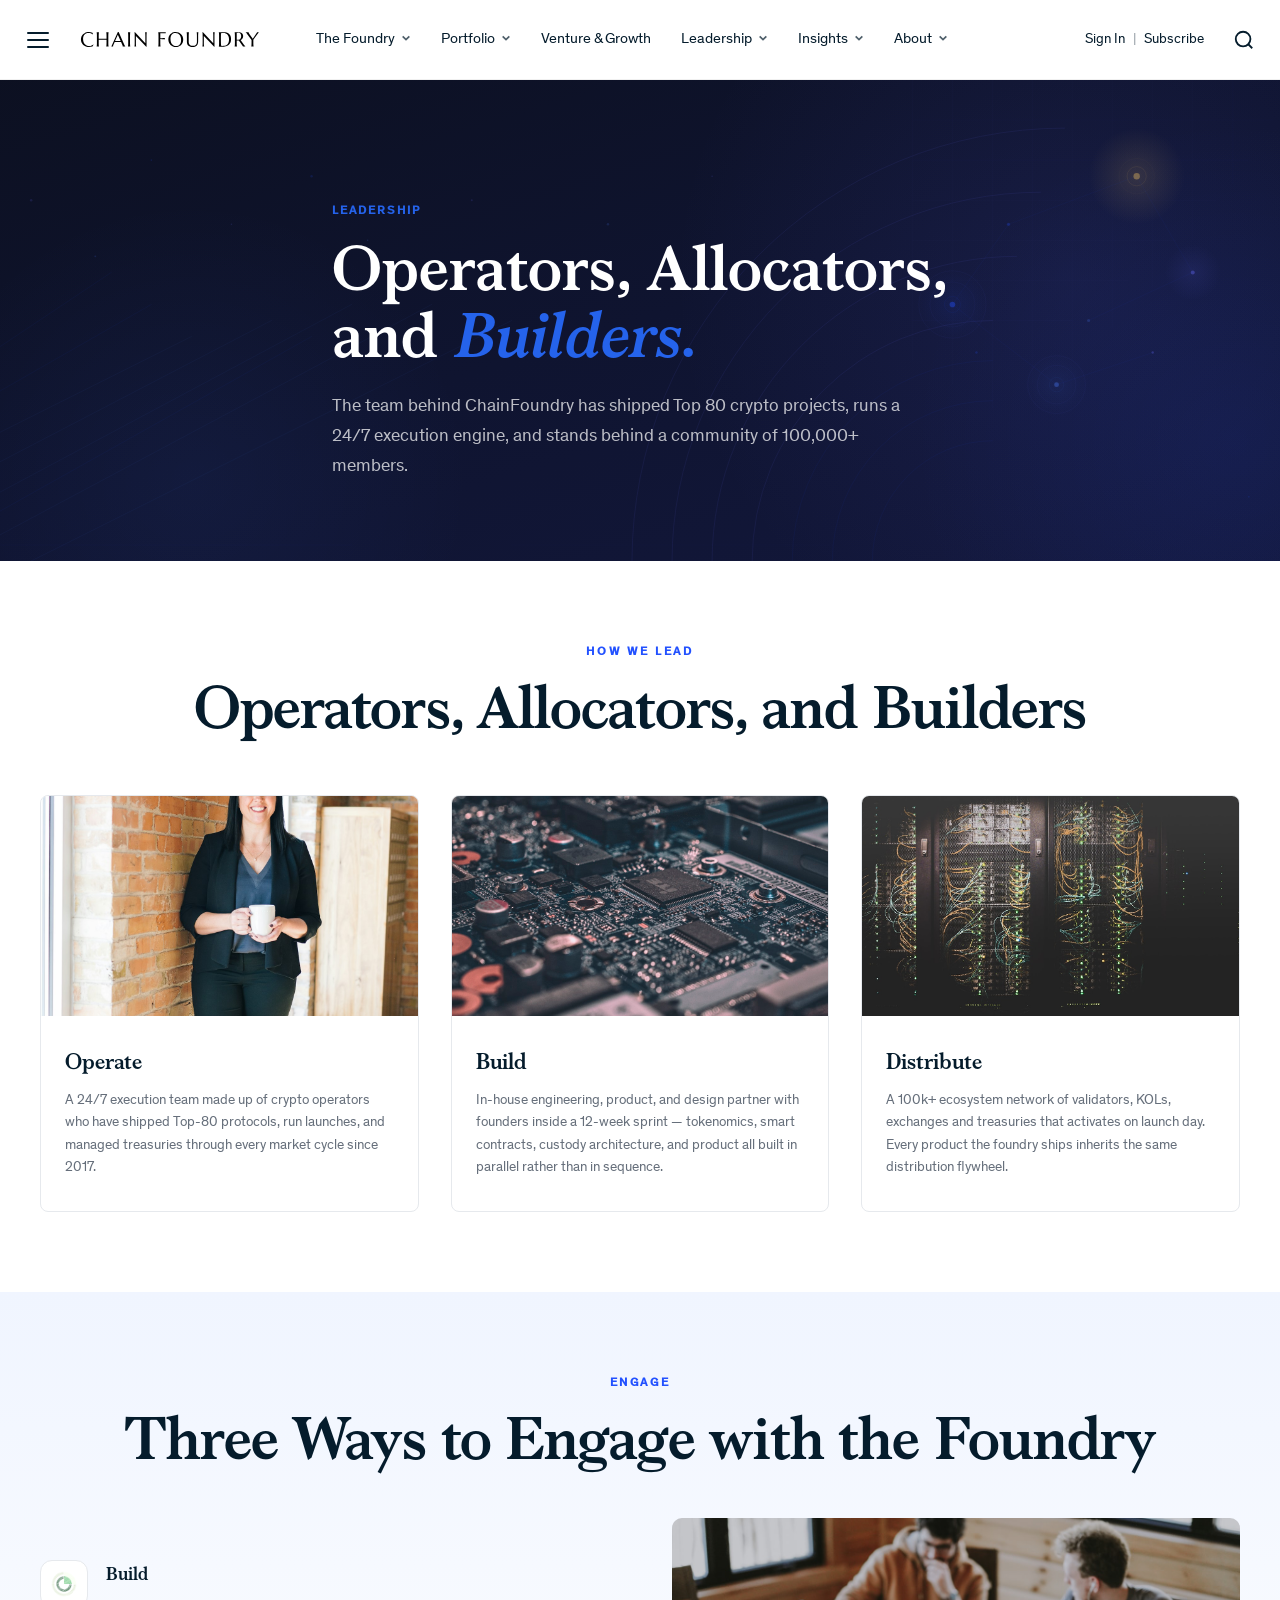
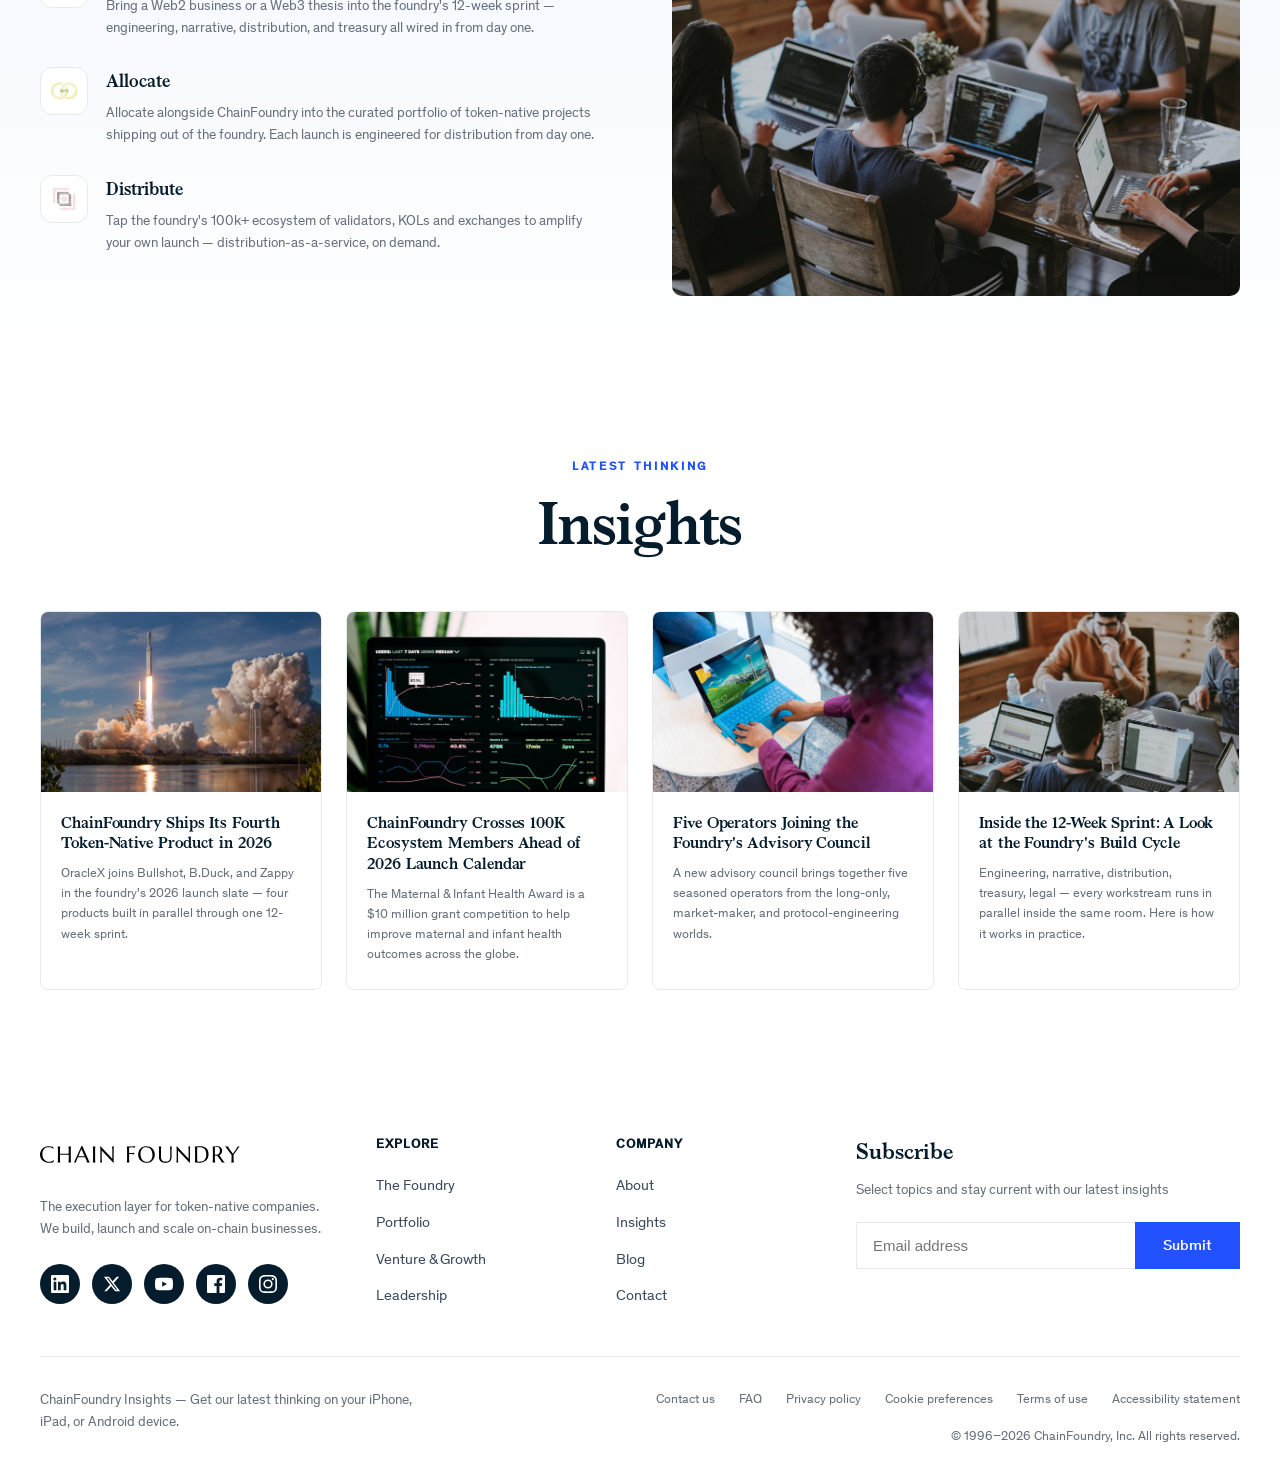
<file: leadership/index.html>
<!doctype html>
<html lang="en">
<head>
  <meta charset="utf-8">
  <meta name="viewport" content="width=device-width, initial-scale=1">
  <title>Leadership | ChainFoundry</title>
  <meta name="description" content="ChainFoundry Leadership — founders, partners and the people shaping the future of token-native business.">
  <link rel="icon" type="image/svg+xml" href="../cf_logo.svg">
  <link rel="stylesheet" href="../css/main.css">
</head>
<body>

  <!-- ==================== HEADER ==================== -->
  <header class="site-header header--light" id="site-header">
    <div class="site-header__inner">
      <div class="site-header__left">
        <button class="hamburger" id="hamburger-btn" aria-label="Open menu" aria-expanded="false" aria-controls="mega-menu">
          <span></span><span></span><span></span>
        </button>
        <a href="../index.html" class="site-logo">ChainFoundry</a>
        <nav class="desktop-nav" aria-label="Primary">
        <ul class="desktop-nav__list">
          <li class="desktop-nav__item">
            <a href="../foundry/index.html" class="desktop-nav__link">
              The Foundry
              <svg class="desktop-nav__chevron" viewBox="0 0 12 12" fill="none" stroke="currentColor" stroke-width="2"><path d="M2 4l4 4 4-4"/></svg>
            </a>
            <div class="desktop-nav__dropdown">
              <div class="dropdown__inner">
                <a href="../foundry/index.html" class="dropdown__header">
                  The Foundry
                  <svg viewBox="0 0 24 24" fill="none" stroke="currentColor" stroke-width="2"><path d="M5 12h14M12 5l7 7-7 7"/></svg>
                </a>
                <div class="dropdown__grid">
                  <a href="../foundry/index.html" class="dropdown__link">Family Advisory</a>
                  <a href="../foundry/index.html" class="dropdown__link">Investment Portfolios</a>
                  <a href="../foundry/index.html" class="dropdown__link">Client Log-In</a>
                </div>
              </div>
            </div>
          </li>
          <li class="desktop-nav__item">
            <a href="../portfolio/index.html" class="desktop-nav__link">
              Portfolio
              <svg class="desktop-nav__chevron" viewBox="0 0 12 12" fill="none" stroke="currentColor" stroke-width="2"><path d="M2 4l4 4 4-4"/></svg>
            </a>
            <div class="desktop-nav__dropdown">
              <div class="dropdown__inner">
                <a href="../portfolio/index.html" class="dropdown__header">
                  Portfolio
                  <svg viewBox="0 0 24 24" fill="none" stroke="currentColor" stroke-width="2"><path d="M5 12h14M12 5l7 7-7 7"/></svg>
                </a>
                <div class="dropdown__grid dropdown__grid--2">
                  <a href="../portfolio/bullshot/index.html" class="dropdown__link">Bullshot</a>
                  <a href="../portfolio/bduck/index.html" class="dropdown__link">B.Duck</a>
                  <a href="../portfolio/zappy/index.html" class="dropdown__link">Zappy</a>
                  <a href="../portfolio/oraclex/index.html" class="dropdown__link">OracleX</a>
                </div>
              </div>
            </div>
          </li>
          <li class="desktop-nav__item">
            <a href="../venture-growth/index.html" class="desktop-nav__link">Venture &amp; Growth</a>
          </li>
          <li class="desktop-nav__item">
            <a href="../leadership/index.html" class="desktop-nav__link">
              Leadership
              <svg class="desktop-nav__chevron" viewBox="0 0 12 12" fill="none" stroke="currentColor" stroke-width="2"><path d="M2 4l4 4 4-4"/></svg>
            </a>
            <div class="desktop-nav__dropdown">
              <div class="dropdown__inner">
                <a href="../leadership/index.html" class="dropdown__header">
                  Leadership
                  <svg viewBox="0 0 24 24" fill="none" stroke="currentColor" stroke-width="2"><path d="M5 12h14M12 5l7 7-7 7"/></svg>
                </a>
                <div class="dropdown__grid dropdown__grid--2">
                  <a href="../leadership/index.html" class="dropdown__link">Founders</a>
                  <a href="../leadership/index.html" class="dropdown__link">Partners</a>
                  <a href="../leadership/index.html" class="dropdown__link">Half a Billion</a>
                  <a href="../leadership/index.html" class="dropdown__link">Insights</a>
                </div>
              </div>
            </div>
          </li>
          <li class="desktop-nav__item">
            <a href="../insights/index.html" class="desktop-nav__link">
              Insights
              <svg class="desktop-nav__chevron" viewBox="0 0 12 12" fill="none" stroke="currentColor" stroke-width="2"><path d="M2 4l4 4 4-4"/></svg>
            </a>
            <div class="desktop-nav__dropdown">
              <div class="dropdown__inner">
                <a href="../insights/index.html" class="dropdown__header">
                  Insights
                  <svg viewBox="0 0 24 24" fill="none" stroke="currentColor" stroke-width="2"><path d="M5 12h14M12 5l7 7-7 7"/></svg>
                </a>
                <div class="dropdown__grid dropdown__grid--2">
                  <a href="../insights/index.html" class="dropdown__link">News</a>
                  <a href="../insights/index.html" class="dropdown__link">Press</a>
                  <a href="../insights/index.html" class="dropdown__link">Reports</a>
                  <a href="../insights/index.html" class="dropdown__link">Podcasts</a>
                </div>
              </div>
            </div>
          </li>
          <li class="desktop-nav__item">
            <a href="../about/index.html" class="desktop-nav__link">
              About
              <svg class="desktop-nav__chevron" viewBox="0 0 12 12" fill="none" stroke="currentColor" stroke-width="2"><path d="M2 4l4 4 4-4"/></svg>
            </a>
            <div class="desktop-nav__dropdown">
              <div class="dropdown__inner">
                <a href="../about/index.html" class="dropdown__header">
                  About
                  <svg viewBox="0 0 24 24" fill="none" stroke="currentColor" stroke-width="2"><path d="M5 12h14M12 5l7 7-7 7"/></svg>
                </a>
                <div class="dropdown__grid dropdown__grid--2">
                  <a href="../about/index.html" class="dropdown__link">Our Story</a>
                  <a href="../about/index.html" class="dropdown__link">Team</a>
                  <a href="../about/index.html" class="dropdown__link">Contact</a>
                </div>
              </div>
            </div>
          </li>
        </ul>
      </nav>
      </div>

      <div class="site-header__right">
        <div class="header-auth">
          <a href="#">Sign In</a>
          <span class="header-auth__divider">|</span>
          <a href="#">Subscribe</a>
        </div>
        <button class="header-search-btn" aria-label="Search">
          <svg viewBox="0 0 24 24" fill="none" stroke="currentColor" stroke-width="2">
            <circle cx="11" cy="11" r="8"/><path d="M21 21l-4.35-4.35"/>
          </svg>
        </button>
      </div>
    </div>
  </header>

  <!-- ==================== MEGA MENU ==================== -->
  <div class="mega-menu-backdrop" id="mega-menu-backdrop"></div>
  <div class="mega-menu" id="mega-menu" aria-hidden="true">
    <div class="mega-menu__inner">
      <div class="mega-menu__sidebar">
        <div class="mega-menu__top">
          <button class="mega-menu__close" id="mega-menu-close" aria-label="Close menu">
            <span></span>
            <span></span>
          </button>
          <div class="mega-menu__top-divider"></div>
          <a href="../index.html" class="mega-menu__logo">ChainFoundry</a>
        </div>
        <nav class="mega-menu__nav" aria-label="Mobile">
          <button class="mega-menu__item is-active" data-panel="foundry">
            The Foundry
            <svg class="mega-menu__arrow" viewBox="0 0 24 24" fill="none" stroke="currentColor" stroke-width="2"><path d="M9 18l6-6-6-6"/></svg>
          </button>
          <button class="mega-menu__item" data-panel="portfolio">
            Portfolio
            <svg class="mega-menu__arrow" viewBox="0 0 24 24" fill="none" stroke="currentColor" stroke-width="2"><path d="M9 18l6-6-6-6"/></svg>
          </button>
          <a href="../venture-growth/index.html" class="mega-menu__item" data-panel="venture">
            Venture &amp; Growth
          </a>
          <button class="mega-menu__item" data-panel="leadership">
            Leadership
            <svg class="mega-menu__arrow" viewBox="0 0 24 24" fill="none" stroke="currentColor" stroke-width="2"><path d="M9 18l6-6-6-6"/></svg>
          </button>
          <button class="mega-menu__item" data-panel="insights">
            Insights
            <svg class="mega-menu__arrow" viewBox="0 0 24 24" fill="none" stroke="currentColor" stroke-width="2"><path d="M9 18l6-6-6-6"/></svg>
          </button>
          <button class="mega-menu__item" data-panel="about">
            About
            <svg class="mega-menu__arrow" viewBox="0 0 24 24" fill="none" stroke="currentColor" stroke-width="2"><path d="M9 18l6-6-6-6"/></svg>
          </button>
        </nav>
        <div class="mega-menu__footer">
          <a href="#">
            <svg viewBox="0 0 24 24" fill="none" stroke="currentColor" stroke-width="2"><path d="M20 21v-2a4 4 0 00-4-4H8a4 4 0 00-4 4v2"/><circle cx="12" cy="7" r="4"/></svg>
            Sign In
          </a>
          <a href="#">
            <svg viewBox="0 0 24 24" fill="none" stroke="currentColor" stroke-width="2"><rect x="2" y="4" width="20" height="16" rx="2"/><polyline points="22,6 12,13 2,6"/></svg>
            Email Subscriptions
          </a>
        </div>
      </div>

      <div class="mega-menu__panel" id="mega-menu-panel">
        <div class="mega-panel is-active" id="panel-foundry">
          <a href="../foundry/index.html" class="mega-panel__header">
            The Foundry
            <svg viewBox="0 0 24 24" fill="none" stroke="currentColor" stroke-width="2"><path d="M5 12h14M12 5l7 7-7 7"/></svg>
          </a>
          <div class="mega-panel__grid">
            <a href="../foundry/index.html" class="mega-panel__link">Family Advisory</a>
            <a href="../foundry/index.html" class="mega-panel__link">Investment Portfolios</a>
            <a href="../foundry/index.html" class="mega-panel__link">Client Log-In</a>
          </div>
        </div>
        <div class="mega-panel" id="panel-portfolio">
          <a href="../portfolio/index.html" class="mega-panel__header">
            Portfolio
            <svg viewBox="0 0 24 24" fill="none" stroke="currentColor" stroke-width="2"><path d="M5 12h14M12 5l7 7-7 7"/></svg>
          </a>
          <div class="mega-panel__grid">
            <a href="../portfolio/bullshot/index.html" class="mega-panel__link">Bullshot</a>
            <a href="../portfolio/bduck/index.html" class="mega-panel__link">B.Duck</a>
            <a href="../portfolio/zappy/index.html" class="mega-panel__link">Zappy</a>
            <a href="../portfolio/oraclex/index.html" class="mega-panel__link">OracleX</a>
          </div>
        </div>
        <div class="mega-panel" id="panel-venture">
          <a href="../venture-growth/index.html" class="mega-panel__header">
            Venture &amp; Growth
            <svg viewBox="0 0 24 24" fill="none" stroke="currentColor" stroke-width="2"><path d="M5 12h14M12 5l7 7-7 7"/></svg>
          </a>
          <p class="mega-panel__desc">We help clients unlock the power of AI at scale, modernize technology delivery, and build new businesses to fuel growth.</p>
        </div>
        <div class="mega-panel" id="panel-leadership">
          <a href="../leadership/index.html" class="mega-panel__header">
            Leadership
            <svg viewBox="0 0 24 24" fill="none" stroke="currentColor" stroke-width="2"><path d="M5 12h14M12 5l7 7-7 7"/></svg>
          </a>
          <div class="mega-panel__grid">
            <a href="../leadership/index.html" class="mega-panel__link">Founders</a>
            <a href="../leadership/index.html" class="mega-panel__link">Partners</a>
            <a href="../leadership/index.html" class="mega-panel__link">Half a Billion</a>
            <a href="../leadership/index.html" class="mega-panel__link">Insights</a>
          </div>
        </div>
        <div class="mega-panel" id="panel-insights">
          <a href="../insights/index.html" class="mega-panel__header">
            Insights
            <svg viewBox="0 0 24 24" fill="none" stroke="currentColor" stroke-width="2"><path d="M5 12h14M12 5l7 7-7 7"/></svg>
          </a>
          <div class="mega-panel__grid">
            <a href="../insights/index.html" class="mega-panel__link">News</a>
            <a href="../insights/index.html" class="mega-panel__link">Press</a>
            <a href="../insights/index.html" class="mega-panel__link">Reports</a>
            <a href="../insights/index.html" class="mega-panel__link">Podcasts</a>
          </div>
        </div>
        <div class="mega-panel" id="panel-about">
          <a href="../about/index.html" class="mega-panel__header">
            About
            <svg viewBox="0 0 24 24" fill="none" stroke="currentColor" stroke-width="2"><path d="M5 12h14M12 5l7 7-7 7"/></svg>
          </a>
          <div class="mega-panel__grid">
            <a href="../about/index.html" class="mega-panel__link">Our Story</a>
            <a href="../about/index.html" class="mega-panel__link">Team</a>
            <a href="../about/index.html" class="mega-panel__link">Contact</a>
          </div>
        </div>
      </div>
    </div>
  </div>

  <main id="main-content">

    <!-- ==================== BANNER ==================== -->
    <section class="cf-lead-banner">
      <div class="cf-lead-banner__svg" aria-hidden="true">
        <picture>
          <source media="(max-width: 767px)" srcset="../cf-images/cf_banner_leadership_mobile.svg">
          <img src="../cf-images/cf_banner_leadership.svg" alt="" />
        </picture>
      </div>
      <div class="container">
        <p class="cf-lead-banner__eyebrow">Leadership</p>
        <h1 class="cf-lead-banner__title">Operators, Allocators,<br>and <em>Builders.</em></h1>
        <p class="cf-lead-banner__sub">The team behind ChainFoundry has shipped Top&nbsp;80 crypto projects, runs a 24/7 execution engine, and stands behind a community of 100,000+ members.</p>
      </div>
    </section>

    <!-- ==================== HOW WE LEAD ==================== -->
    <section class="section cf-pp-section--white">
      <div class="container">
        <div class="cf-section-head" style="text-align:center;margin-bottom:16px;">
          <p class="cf-eyebrow">How We Lead</p>
          <h2>Operators, Allocators, and Builders</h2>
        </div>
        <div class="cf-lead-cards">
          <div class="cf-lead-card">
            <img src="../cf-images/cf_lead_operate.jpg" alt="Operators at the foundry" class="cf-lead-card__img">
            <div class="cf-lead-card__body">
              <h3>Operate</h3>
              <p>A 24/7 execution team made up of crypto operators who have shipped Top-80 protocols, run launches, and managed treasuries through every market cycle since 2017.</p>
            </div>
          </div>
          <div class="cf-lead-card">
            <img src="../cf-images/cf_lead_build.jpg" alt="In-house engineering and product" class="cf-lead-card__img">
            <div class="cf-lead-card__body">
              <h3>Build</h3>
              <p>In-house engineering, product, and design partner with founders inside a 12-week sprint — tokenomics, smart contracts, custody architecture, and product all built in parallel rather than in sequence.</p>
            </div>
          </div>
          <div class="cf-lead-card">
            <img src="../cf-images/cf_lead_distribute.jpg" alt="100k+ ecosystem network" class="cf-lead-card__img">
            <div class="cf-lead-card__body">
              <h3>Distribute</h3>
              <p>A 100k+ ecosystem network of validators, KOLs, exchanges and treasuries that activates on launch day. Every product the foundry ships inherits the same distribution flywheel.</p>
            </div>
          </div>
        </div>
      </div>
    </section>

    <!-- ==================== THREE WAYS TO ENGAGE ==================== -->
    <section class="section cf-pp-section--tint">
      <div class="container">
        <div class="cf-section-head" style="text-align:center;margin-bottom:16px;">
          <p class="cf-eyebrow">Engage</p>
          <h2>Three Ways to Engage with the Foundry</h2>
        </div>
        <div class="cf-engage-wrap">
          <div class="cf-engage-list">
            <div class="cf-engage-item">
              <div class="cf-engage-icon"><img src="../cf-images/65fd07240bdf494420ef1da4_Advisory.png" alt="Build"></div>
              <div class="cf-engage-text">
                <h4>Build</h4>
                <p>Bring a Web2 business or a Web3 thesis into the foundry's 12-week sprint — engineering, narrative, distribution, and treasury all wired in from day one.</p>
              </div>
            </div>
            <div class="cf-engage-item">
              <div class="cf-engage-icon"><img src="../cf-images/65fd0724d50ef8ab47ad6b5b_CoLabs.png" alt="Allocate"></div>
              <div class="cf-engage-text">
                <h4>Allocate</h4>
                <p>Allocate alongside ChainFoundry into the curated portfolio of token-native projects shipping out of the foundry. Each launch is engineered for distribution from day one.</p>
              </div>
            </div>
            <div class="cf-engage-item">
              <div class="cf-engage-icon"><img src="../cf-images/65fd07241e375fa58a2fb79d_Awards.png" alt="Distribute"></div>
              <div class="cf-engage-text">
                <h4>Distribute</h4>
                <p>Tap the foundry's 100k+ ecosystem of validators, KOLs and exchanges to amplify your own launch — distribution-as-a-service, on demand.</p>
              </div>
            </div>
          </div>
          <div class="cf-engage-img">
            <img src="../cf-images/cf_lead_founders.jpg" alt="Founders">
          </div>
        </div>
      </div>
    </section>

    <!-- ==================== INSIGHTS GRID ==================== -->
    <section class="section cf-pp-section--white">
      <div class="container">
        <div class="cf-section-head" style="text-align:center;margin-bottom:16px;">
          <p class="cf-eyebrow">Latest Thinking</p>
          <h2>Insights</h2>
        </div>
        <div class="cf-insight-grid">
          <div class="cf-insight-card">
            <img src="../cf-images/cf_lead_insight1.jpg" alt="Foundry product launch" class="cf-insight-card__img">
            <div class="cf-insight-card__body">
              <h4>ChainFoundry Ships Its Fourth Token-Native Product in 2026</h4>
              <p>OracleX joins Bullshot, B.Duck, and Zappy in the foundry's 2026 launch slate — four products built in parallel through one 12-week sprint.</p>
            </div>
          </div>
          <div class="cf-insight-card">
            <img src="../cf-images/cf_lead_insight2.jpg" alt="100K ecosystem network" class="cf-insight-card__img">
            <div class="cf-insight-card__body">
              <h4>ChainFoundry Crosses 100K Ecosystem Members Ahead of 2026 Launch Calendar</h4>
              <p>The Maternal &amp; Infant Health Award is a $10 million grant competition to help improve maternal and infant health outcomes across the globe.</p>
            </div>
          </div>
          <div class="cf-insight-card">
            <img src="../cf-images/cf_lead_insight3.jpg" alt="Advisory Council members" class="cf-insight-card__img">
            <div class="cf-insight-card__body">
              <h4>Five Operators Joining the Foundry's Advisory Council</h4>
              <p>A new advisory council brings together five seasoned operators from the long-only, market-maker, and protocol-engineering worlds.</p>
            </div>
          </div>
          <div class="cf-insight-card">
            <img src="../cf-images/cf_lead_insight4.jpg" alt="12-week sprint" class="cf-insight-card__img">
            <div class="cf-insight-card__body">
              <h4>Inside the 12-Week Sprint: A Look at the Foundry's Build Cycle</h4>
              <p>Engineering, narrative, distribution, treasury, legal — every workstream runs in parallel inside the same room. Here is how it works in practice.</p>
            </div>
          </div>
        </div>
      </div>
    </section>

  </main>

  <!-- ==================== FOOTER ==================== -->
  <footer class="site-footer">
    <!-- Main Footer -->
    <div class="footer-main">
      <div class="footer-brand">
        <a href="../index.html" class="footer-brand__logo">ChainFoundry</a>
        <p class="footer-brand__desc">The execution layer for token-native companies. We build, launch and scale on-chain businesses.</p>
        <div class="footer-social">
          <a href="#" aria-label="LinkedIn">
            <svg viewBox="0 0 24 24"><path d="M20.45 20.45h-3.56V14.9c0-1.32-.02-3.02-1.84-3.02-1.84 0-2.13 1.44-2.13 2.92v5.65H9.36V9h3.42v1.56h.05a3.75 3.75 0 013.38-1.86c3.62 0 4.29 2.38 4.29 5.48v6.27zM5.34 7.43a2.07 2.07 0 110-4.13 2.07 2.07 0 010 4.13zM7.12 20.45H3.56V9h3.56v11.45zM22.23 0H1.77C.79 0 0 .77 0 1.72v20.56C0 23.23.79 24 1.77 24h20.46c.98 0 1.77-.77 1.77-1.72V1.72C24 .77 23.21 0 22.23 0z"/></svg>
          </a>
          <a href="#" aria-label="Twitter / X">
            <svg viewBox="0 0 24 24"><path d="M18.244 2.25h3.308l-7.227 8.26 8.502 11.24H16.17l-5.214-6.817L4.99 21.75H1.68l7.73-8.835L1.254 2.25H8.08l4.713 6.231zM17.083 19.77h1.833L7.084 4.126H5.117z"/></svg>
          </a>
          <a href="#" aria-label="YouTube">
            <svg viewBox="0 0 24 24"><path d="M23.5 6.2a3 3 0 00-2.1-2.1C19.6 3.6 12 3.6 12 3.6s-7.6 0-9.4.5A3 3 0 00.5 6.2C0 8 0 12 0 12s0 4 .5 5.8a3 3 0 002.1 2.1c1.8.5 9.4.5 9.4.5s7.6 0 9.4-.5a3 3 0 002.1-2.1C24 16 24 12 24 12s0-4-.5-5.8zM9.6 15.5V8.5l6.4 3.5z"/></svg>
          </a>
          <a href="#" aria-label="Facebook">
            <svg viewBox="0 0 24 24"><path d="M22.7 0H1.3C.6 0 0 .6 0 1.3v21.4c0 .7.6 1.3 1.3 1.3h11.5v-9.3H9.7v-3.6h3.1V8.4c0-3.1 1.9-4.8 4.7-4.8 1.3 0 2.5.1 2.8.14v3.3h-1.9c-1.5 0-1.8.7-1.8 1.8v2.3h3.6l-.5 3.6h-3.1V24h6.1c.7 0 1.3-.6 1.3-1.3V1.3c0-.7-.6-1.3-1.3-1.3z"/></svg>
          </a>
          <a href="#" aria-label="Instagram">
            <svg viewBox="0 0 24 24"><path d="M12 2.163c3.204 0 3.584.012 4.85.07 3.252.148 4.771 1.691 4.919 4.919.058 1.265.069 1.645.069 4.849 0 3.205-.012 3.584-.069 4.849-.149 3.225-1.664 4.771-4.919 4.919-1.266.058-1.644.07-4.85.07-3.204 0-3.584-.012-4.849-.07-3.26-.149-4.771-1.699-4.919-4.92-.058-1.265-.07-1.644-.07-4.849 0-3.204.013-3.583.07-4.849.149-3.227 1.664-4.771 4.919-4.919 1.266-.057 1.645-.069 4.849-.069zM12 0C8.741 0 8.333.014 7.053.072 2.695.272.273 2.69.073 7.052.014 8.333 0 8.741 0 12c0 3.259.014 3.668.072 4.948.2 4.358 2.618 6.78 6.98 6.98C8.333 23.986 8.741 24 12 24c3.259 0 3.668-.014 4.948-.072 4.354-.2 6.782-2.618 6.979-6.98.059-1.28.073-1.689.073-4.948 0-3.259-.014-3.667-.072-4.947-.196-4.354-2.617-6.78-6.979-6.98C15.668.014 15.259 0 12 0zm0 5.838a6.162 6.162 0 100 12.324 6.162 6.162 0 000-12.324zM12 16a4 4 0 110-8 4 4 0 010 8zm6.406-11.845a1.44 1.44 0 100 2.881 1.44 1.44 0 000-2.881z"/></svg>
          </a>
        </div>
      </div>

      <div class="footer-col">
        <h4>Explore</h4>
        <ul>
          <li><a href="../foundry/index.html">The Foundry</a></li>
          <li><a href="../portfolio/index.html">Portfolio</a></li>
          <li><a href="../venture-growth/index.html">Venture &amp; Growth</a></li>
          <li><a href="../leadership/index.html">Leadership</a></li>
        </ul>
      </div>

      <div class="footer-col">
        <h4>Company</h4>
        <ul>
          <li><a href="../about/index.html">About</a></li>
          <li><a href="../insights/index.html">Insights</a></li>
          <li><a href="../blog/index.html">Blog</a></li>
          <li><a href="#">Contact</a></li>
        </ul>
      </div>

      <div class="footer-subscribe">
        <h4>Subscribe</h4>
        <p>Select topics and stay current with our latest insights</p>
        <form class="footer-subscribe__form" onsubmit="event.preventDefault();">
          <input type="email" placeholder="Email address" aria-label="Email address">
          <button type="submit">Submit</button>
        </form>
      </div>
    </div>

    <!-- Divider -->
    <div class="footer-divider"><div class="footer-divider__line"></div></div>

    <!-- Bottom -->
    <div class="footer-bottom">
      <div class="footer-bottom__left">
        <p class="footer-app-text">ChainFoundry Insights — Get our latest thinking on your iPhone, iPad, or Android device.</p>
      </div>
      <div class="footer-bottom__right">
        <div class="footer-legal">
          <a href="#">Contact us</a>
          <a href="#">FAQ</a>
          <a href="#">Privacy policy</a>
          <a href="#">Cookie preferences</a>
          <a href="#">Terms of use</a>
          <a href="#">Accessibility statement</a>
        </div>
        <p class="footer-copyright">&copy; 1996&ndash;2026 ChainFoundry, Inc. All rights reserved.</p>
      </div>
    </div>
  </footer>

  <script src="../js/main.js"></script>
</body>
</html>
</file>
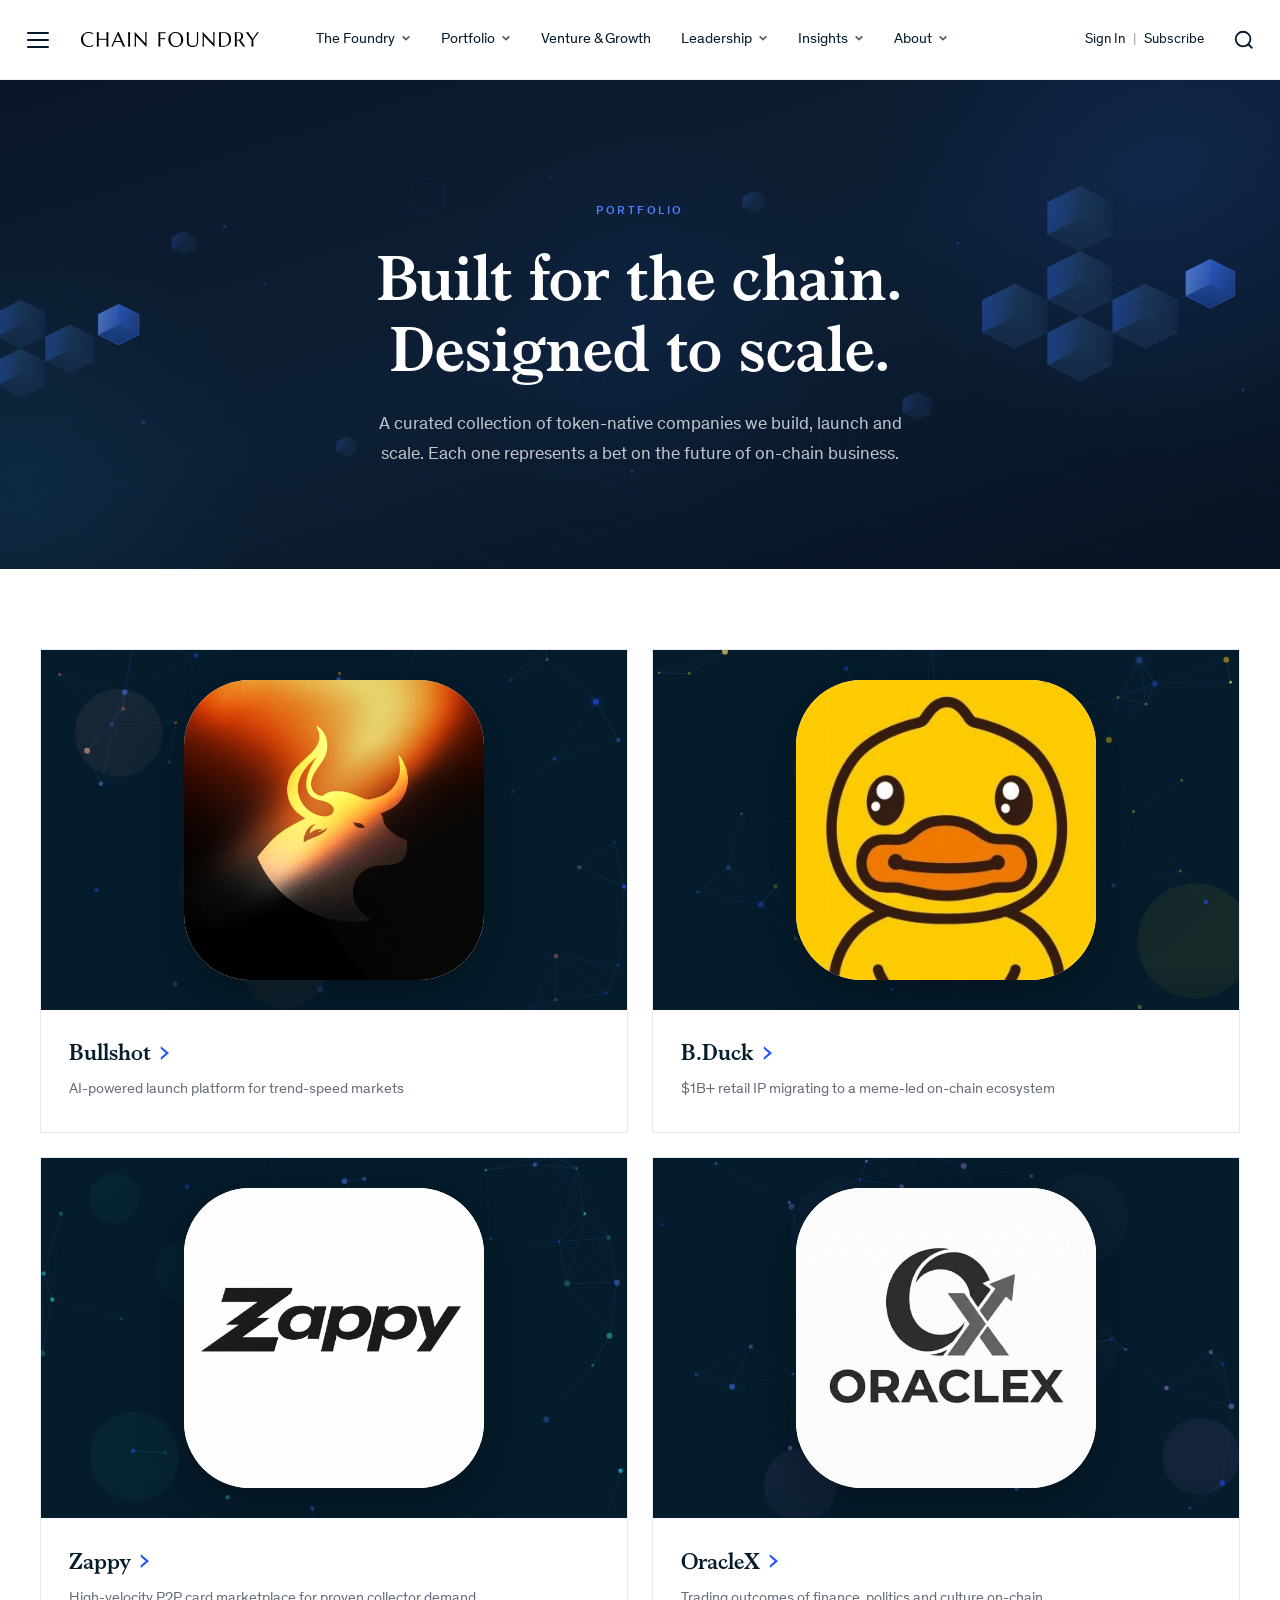
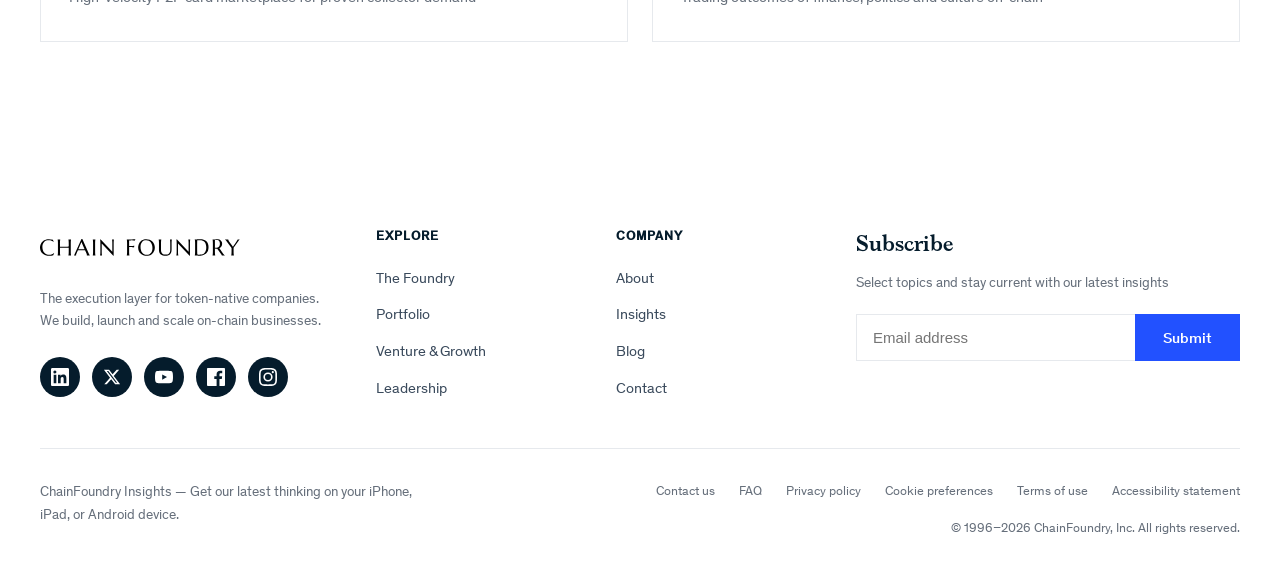
<file: portfolio/index.html>
<!doctype html>
<html lang="en">
<head>
  <meta charset="utf-8">
  <meta name="viewport" content="width=device-width, initial-scale=1">
  <title>Portfolio | ChainFoundry</title>
  <meta name="description" content="ChainFoundry Portfolio — token-native companies we build, launch and scale.">
  <link rel="icon" type="image/svg+xml" href="../cf_logo.svg">
  <link rel="stylesheet" href="../css/main.css">
</head>
<body>

  <!-- ==================== HEADER ==================== -->
  <header class="site-header header--light" id="site-header">
    <div class="site-header__inner">
      <div class="site-header__left">
        <button class="hamburger" id="hamburger-btn" aria-label="Open menu" aria-expanded="false" aria-controls="mega-menu">
          <span></span><span></span><span></span>
        </button>
        <a href="../index.html" class="site-logo">ChainFoundry</a>
        <nav class="desktop-nav" aria-label="Primary">
        <ul class="desktop-nav__list">
          <li class="desktop-nav__item">
            <a href="../foundry/index.html" class="desktop-nav__link">
              The Foundry
              <svg class="desktop-nav__chevron" viewBox="0 0 12 12" fill="none" stroke="currentColor" stroke-width="2"><path d="M2 4l4 4 4-4"/></svg>
            </a>
            <div class="desktop-nav__dropdown">
              <div class="dropdown__inner">
                <a href="../foundry/index.html" class="dropdown__header">
                  The Foundry
                  <svg viewBox="0 0 24 24" fill="none" stroke="currentColor" stroke-width="2"><path d="M5 12h14M12 5l7 7-7 7"/></svg>
                </a>
                <div class="dropdown__grid">
                  <a href="../foundry/index.html" class="dropdown__link">Family Advisory</a>
                  <a href="../foundry/index.html" class="dropdown__link">Investment Portfolios</a>
                  <a href="../foundry/index.html" class="dropdown__link">Client Log-In</a>
                </div>
              </div>
            </div>
          </li>
          <li class="desktop-nav__item">
            <a href="../portfolio/index.html" class="desktop-nav__link">
              Portfolio
              <svg class="desktop-nav__chevron" viewBox="0 0 12 12" fill="none" stroke="currentColor" stroke-width="2"><path d="M2 4l4 4 4-4"/></svg>
            </a>
            <div class="desktop-nav__dropdown">
              <div class="dropdown__inner">
                <a href="../portfolio/index.html" class="dropdown__header">
                  Portfolio
                  <svg viewBox="0 0 24 24" fill="none" stroke="currentColor" stroke-width="2"><path d="M5 12h14M12 5l7 7-7 7"/></svg>
                </a>
                <div class="dropdown__grid dropdown__grid--2">
                  <a href="../portfolio/bullshot/index.html" class="dropdown__link">Bullshot</a>
                  <a href="../portfolio/bduck/index.html" class="dropdown__link">B.Duck</a>
                  <a href="../portfolio/zappy/index.html" class="dropdown__link">Zappy</a>
                  <a href="../portfolio/oraclex/index.html" class="dropdown__link">OracleX</a>
                </div>
              </div>
            </div>
          </li>
          <li class="desktop-nav__item">
            <a href="../venture-growth/index.html" class="desktop-nav__link">Venture &amp; Growth</a>
          </li>
          <li class="desktop-nav__item">
            <a href="../leadership/index.html" class="desktop-nav__link">
              Leadership
              <svg class="desktop-nav__chevron" viewBox="0 0 12 12" fill="none" stroke="currentColor" stroke-width="2"><path d="M2 4l4 4 4-4"/></svg>
            </a>
            <div class="desktop-nav__dropdown">
              <div class="dropdown__inner">
                <a href="../leadership/index.html" class="dropdown__header">
                  Leadership
                  <svg viewBox="0 0 24 24" fill="none" stroke="currentColor" stroke-width="2"><path d="M5 12h14M12 5l7 7-7 7"/></svg>
                </a>
                <div class="dropdown__grid dropdown__grid--2">
                  <a href="../leadership/index.html" class="dropdown__link">Founders</a>
                  <a href="../leadership/index.html" class="dropdown__link">Partners</a>
                  <a href="../leadership/index.html" class="dropdown__link">Half a Billion</a>
                  <a href="../leadership/index.html" class="dropdown__link">Insights</a>
                </div>
              </div>
            </div>
          </li>
          <li class="desktop-nav__item">
            <a href="../insights/index.html" class="desktop-nav__link">
              Insights
              <svg class="desktop-nav__chevron" viewBox="0 0 12 12" fill="none" stroke="currentColor" stroke-width="2"><path d="M2 4l4 4 4-4"/></svg>
            </a>
            <div class="desktop-nav__dropdown">
              <div class="dropdown__inner">
                <a href="../insights/index.html" class="dropdown__header">
                  Insights
                  <svg viewBox="0 0 24 24" fill="none" stroke="currentColor" stroke-width="2"><path d="M5 12h14M12 5l7 7-7 7"/></svg>
                </a>
                <div class="dropdown__grid dropdown__grid--2">
                  <a href="../insights/index.html" class="dropdown__link">News</a>
                  <a href="../insights/index.html" class="dropdown__link">Press</a>
                  <a href="../insights/index.html" class="dropdown__link">Reports</a>
                  <a href="../insights/index.html" class="dropdown__link">Podcasts</a>
                </div>
              </div>
            </div>
          </li>
          <li class="desktop-nav__item">
            <a href="../about/index.html" class="desktop-nav__link">
              About
              <svg class="desktop-nav__chevron" viewBox="0 0 12 12" fill="none" stroke="currentColor" stroke-width="2"><path d="M2 4l4 4 4-4"/></svg>
            </a>
            <div class="desktop-nav__dropdown">
              <div class="dropdown__inner">
                <a href="../about/index.html" class="dropdown__header">
                  About
                  <svg viewBox="0 0 24 24" fill="none" stroke="currentColor" stroke-width="2"><path d="M5 12h14M12 5l7 7-7 7"/></svg>
                </a>
                <div class="dropdown__grid dropdown__grid--2">
                  <a href="../about/index.html" class="dropdown__link">Our Story</a>
                  <a href="../about/index.html" class="dropdown__link">Team</a>
                  <a href="../about/index.html" class="dropdown__link">Contact</a>
                </div>
              </div>
            </div>
          </li>
        </ul>
      </nav>
      </div>

      <div class="site-header__right">
        <div class="header-auth">
          <a href="#">Sign In</a>
          <span class="header-auth__divider">|</span>
          <a href="#">Subscribe</a>
        </div>
        <button class="header-search-btn" aria-label="Search">
          <svg viewBox="0 0 24 24" fill="none" stroke="currentColor" stroke-width="2">
            <circle cx="11" cy="11" r="8"/><path d="M21 21l-4.35-4.35"/>
          </svg>
        </button>
      </div>
    </div>
  </header>

  <!-- ==================== MEGA MENU ==================== -->
  <div class="mega-menu-backdrop" id="mega-menu-backdrop"></div>
  <div class="mega-menu" id="mega-menu" aria-hidden="true">
    <div class="mega-menu__inner">
      <div class="mega-menu__sidebar">
        <div class="mega-menu__top">
          <button class="mega-menu__close" id="mega-menu-close" aria-label="Close menu">
            <span></span>
            <span></span>
          </button>
          <div class="mega-menu__top-divider"></div>
          <a href="../index.html" class="mega-menu__logo">ChainFoundry</a>
        </div>
        <nav class="mega-menu__nav" aria-label="Mobile">
          <button class="mega-menu__item is-active" data-panel="foundry">
            The Foundry
            <svg class="mega-menu__arrow" viewBox="0 0 24 24" fill="none" stroke="currentColor" stroke-width="2"><path d="M9 18l6-6-6-6"/></svg>
          </button>
          <button class="mega-menu__item" data-panel="portfolio">
            Portfolio
            <svg class="mega-menu__arrow" viewBox="0 0 24 24" fill="none" stroke="currentColor" stroke-width="2"><path d="M9 18l6-6-6-6"/></svg>
          </button>
          <a href="../venture-growth/index.html" class="mega-menu__item" data-panel="venture">
            Venture &amp; Growth
          </a>
          <button class="mega-menu__item" data-panel="leadership">
            Leadership
            <svg class="mega-menu__arrow" viewBox="0 0 24 24" fill="none" stroke="currentColor" stroke-width="2"><path d="M9 18l6-6-6-6"/></svg>
          </button>
          <button class="mega-menu__item" data-panel="insights">
            Insights
            <svg class="mega-menu__arrow" viewBox="0 0 24 24" fill="none" stroke="currentColor" stroke-width="2"><path d="M9 18l6-6-6-6"/></svg>
          </button>
          <button class="mega-menu__item" data-panel="about">
            About
            <svg class="mega-menu__arrow" viewBox="0 0 24 24" fill="none" stroke="currentColor" stroke-width="2"><path d="M9 18l6-6-6-6"/></svg>
          </button>
        </nav>
        <div class="mega-menu__footer">
          <a href="#">
            <svg viewBox="0 0 24 24" fill="none" stroke="currentColor" stroke-width="2"><path d="M20 21v-2a4 4 0 00-4-4H8a4 4 0 00-4 4v2"/><circle cx="12" cy="7" r="4"/></svg>
            Sign In
          </a>
          <a href="#">
            <svg viewBox="0 0 24 24" fill="none" stroke="currentColor" stroke-width="2"><rect x="2" y="4" width="20" height="16" rx="2"/><polyline points="22,6 12,13 2,6"/></svg>
            Email Subscriptions
          </a>
        </div>
      </div>

      <div class="mega-menu__panel" id="mega-menu-panel">
        <div class="mega-panel is-active" id="panel-foundry">
          <a href="../foundry/index.html" class="mega-panel__header">
            The Foundry
            <svg viewBox="0 0 24 24" fill="none" stroke="currentColor" stroke-width="2"><path d="M5 12h14M12 5l7 7-7 7"/></svg>
          </a>
          <div class="mega-panel__grid">
            <a href="../foundry/index.html" class="mega-panel__link">Family Advisory</a>
            <a href="../foundry/index.html" class="mega-panel__link">Investment Portfolios</a>
            <a href="../foundry/index.html" class="mega-panel__link">Client Log-In</a>
          </div>
        </div>
        <div class="mega-panel" id="panel-portfolio">
          <a href="../portfolio/index.html" class="mega-panel__header">
            Portfolio
            <svg viewBox="0 0 24 24" fill="none" stroke="currentColor" stroke-width="2"><path d="M5 12h14M12 5l7 7-7 7"/></svg>
          </a>
          <div class="mega-panel__grid">
            <a href="../portfolio/bullshot/index.html" class="mega-panel__link">Bullshot</a>
            <a href="../portfolio/bduck/index.html" class="mega-panel__link">B.Duck</a>
            <a href="../portfolio/zappy/index.html" class="mega-panel__link">Zappy</a>
            <a href="../portfolio/oraclex/index.html" class="mega-panel__link">OracleX</a>
          </div>
        </div>
        <div class="mega-panel" id="panel-venture">
          <a href="../venture-growth/index.html" class="mega-panel__header">
            Venture &amp; Growth
            <svg viewBox="0 0 24 24" fill="none" stroke="currentColor" stroke-width="2"><path d="M5 12h14M12 5l7 7-7 7"/></svg>
          </a>
          <p class="mega-panel__desc">We help clients unlock the power of AI at scale, modernize technology delivery, and build new businesses to fuel growth.</p>
        </div>
        <div class="mega-panel" id="panel-leadership">
          <a href="../leadership/index.html" class="mega-panel__header">
            Leadership
            <svg viewBox="0 0 24 24" fill="none" stroke="currentColor" stroke-width="2"><path d="M5 12h14M12 5l7 7-7 7"/></svg>
          </a>
          <div class="mega-panel__grid">
            <a href="../leadership/index.html" class="mega-panel__link">Founders</a>
            <a href="../leadership/index.html" class="mega-panel__link">Partners</a>
            <a href="../leadership/index.html" class="mega-panel__link">Half a Billion</a>
            <a href="../leadership/index.html" class="mega-panel__link">Insights</a>
          </div>
        </div>
        <div class="mega-panel" id="panel-insights">
          <a href="../insights/index.html" class="mega-panel__header">
            Insights
            <svg viewBox="0 0 24 24" fill="none" stroke="currentColor" stroke-width="2"><path d="M5 12h14M12 5l7 7-7 7"/></svg>
          </a>
          <div class="mega-panel__grid">
            <a href="../insights/index.html" class="mega-panel__link">News</a>
            <a href="../insights/index.html" class="mega-panel__link">Press</a>
            <a href="../insights/index.html" class="mega-panel__link">Reports</a>
            <a href="../insights/index.html" class="mega-panel__link">Podcasts</a>
          </div>
        </div>
        <div class="mega-panel" id="panel-about">
          <a href="../about/index.html" class="mega-panel__header">
            About
            <svg viewBox="0 0 24 24" fill="none" stroke="currentColor" stroke-width="2"><path d="M5 12h14M12 5l7 7-7 7"/></svg>
          </a>
          <div class="mega-panel__grid">
            <a href="../about/index.html" class="mega-panel__link">Our Story</a>
            <a href="../about/index.html" class="mega-panel__link">Team</a>
            <a href="../about/index.html" class="mega-panel__link">Contact</a>
          </div>
        </div>
      </div>
    </div>
  </div>

  <main id="main-content">

    <!-- ==================== PORTFOLIO HERO ==================== -->
    <section class="portfolio-hero">
      <div class="portfolio-hero__bg">
        <picture style="display:block;width:100%;height:100%;">
          <source media="(max-width: 767px)" srcset="../cf-images/cf_banner_portfolio_mobile.svg">
          <img src="../cf-images/cf_banner_portfolio.svg" alt="" style="width:100%;height:100%;object-fit:cover;display:block;" />
        </picture>
          <line x1="974.4" y1="535.3" x2="890.7" y2="517.0" stroke="#4d7fff" stroke-width="1" opacity="0.16"/>
          <line x1="974.4" y1="535.3" x2="1113.2" y2="591.1" stroke="#4d7fff" stroke-width="1" opacity="0.02"/>
          <line x1="974.4" y1="535.3" x2="941.0" y2="387.7" stroke="#4d7fff" stroke-width="1" opacity="0.02"/>
          <line x1="974.4" y1="535.3" x2="955.3" y2="563.4" stroke="#4d7fff" stroke-width="1" opacity="0.28"/>
          <line x1="314.8" y1="303.2" x2="229.9" y2="253.6" stroke="#4d7fff" stroke-width="1" opacity="0.13"/>
          <line x1="314.8" y1="303.2" x2="378.3" y2="350.8" stroke="#4d7fff" stroke-width="1" opacity="0.18"/>
          <line x1="314.8" y1="303.2" x2="184.9" y2="285.2" stroke="#4d7fff" stroke-width="1" opacity="0.06"/>
          <line x1="314.8" y1="303.2" x2="267.6" y2="357.0" stroke="#4d7fff" stroke-width="1" opacity="0.19"/>
          <line x1="314.8" y1="303.2" x2="377.2" y2="444.7" stroke="#4d7fff" stroke-width="1" opacity="0.01"/>
          <line x1="314.8" y1="303.2" x2="302.5" y2="149.7" stroke="#4d7fff" stroke-width="1" opacity="0.01"/>
          <line x1="314.8" y1="303.2" x2="451.7" y2="363.7" stroke="#4d7fff" stroke-width="1" opacity="0.02"/>
          <line x1="314.8" y1="303.2" x2="464.0" y2="265.1" stroke="#4d7fff" stroke-width="1" opacity="0.01"/>
          <line x1="314.8" y1="303.2" x2="351.3" y2="393.6" stroke="#4d7fff" stroke-width="1" opacity="0.14"/>
          <line x1="314.8" y1="303.2" x2="217.2" y2="229.8" stroke="#4d7fff" stroke-width="1" opacity="0.08"/>
          <line x1="784.7" y1="132.3" x2="915.4" y2="218.9" stroke="#4d7fff" stroke-width="1" opacity="0.01"/>
          <line x1="784.7" y1="132.3" x2="773.2" y2="160.1" stroke="#4d7fff" stroke-width="1" opacity="0.26"/>
          <line x1="784.7" y1="132.3" x2="699.3" y2="128.2" stroke="#4d7fff" stroke-width="1" opacity="0.15"/>
          <line x1="229.9" y1="253.6" x2="153.2" y2="375.2" stroke="#4d7fff" stroke-width="1" opacity="0.04"/>
          <line x1="229.9" y1="253.6" x2="184.9" y2="285.2" stroke="#4d7fff" stroke-width="1" opacity="0.23"/>
          <line x1="229.9" y1="253.6" x2="139.6" y2="258.6" stroke="#4d7fff" stroke-width="1" opacity="0.15"/>
          <line x1="229.9" y1="253.6" x2="157.3" y2="115.0" stroke="#4d7fff" stroke-width="1" opacity="0.01"/>
          <line x1="229.9" y1="253.6" x2="267.6" y2="357.0" stroke="#4d7fff" stroke-width="1" opacity="0.11"/>
          <line x1="229.9" y1="253.6" x2="223.8" y2="169.1" stroke="#4d7fff" stroke-width="1" opacity="0.16"/>
          <line x1="229.9" y1="253.6" x2="302.5" y2="149.7" stroke="#4d7fff" stroke-width="1" opacity="0.07"/>
          <line x1="229.9" y1="253.6" x2="122.1" y2="309.3" stroke="#4d7fff" stroke-width="1" opacity="0.08"/>
          <line x1="229.9" y1="253.6" x2="217.2" y2="229.8" stroke="#4d7fff" stroke-width="1" opacity="0.29"/>
          <line x1="547.1" y1="215.4" x2="609.3" y2="127.1" stroke="#4d7fff" stroke-width="1" opacity="0.11"/>
          <line x1="547.1" y1="215.4" x2="609.9" y2="166.0" stroke="#4d7fff" stroke-width="1" opacity="0.17"/>
          <line x1="547.1" y1="215.4" x2="464.0" y2="265.1" stroke="#4d7fff" stroke-width="1" opacity="0.14"/>
          <line x1="547.1" y1="215.4" x2="476.5" y2="279.6" stroke="#4d7fff" stroke-width="1" opacity="0.14"/>
          <line x1="772.2" y1="583.9" x2="890.7" y2="517.0" stroke="#4d7fff" stroke-width="1" opacity="0.05"/>
          <line x1="772.2" y1="583.9" x2="666.2" y2="524.7" stroke="#4d7fff" stroke-width="1" opacity="0.08"/>
          <line x1="772.2" y1="583.9" x2="686.6" y2="551.6" stroke="#4d7fff" stroke-width="1" opacity="0.15"/>
          <line x1="890.7" y1="517.0" x2="941.0" y2="387.7" stroke="#4d7fff" stroke-width="1" opacity="0.05"/>
          <line x1="890.7" y1="517.0" x2="856.1" y2="371.6" stroke="#4d7fff" stroke-width="1" opacity="0.02"/>
          <line x1="890.7" y1="517.0" x2="955.3" y2="563.4" stroke="#4d7fff" stroke-width="1" opacity="0.18"/>
          <line x1="1113.2" y1="591.1" x2="1181.6" y2="522.8" stroke="#4d7fff" stroke-width="1" opacity="0.14"/>
          <line x1="915.4" y1="218.9" x2="773.2" y2="160.1" stroke="#4d7fff" stroke-width="1" opacity="0.01"/>
          <line x1="915.4" y1="218.9" x2="939.1" y2="324.4" stroke="#4d7fff" stroke-width="1" opacity="0.11"/>
          <line x1="915.4" y1="218.9" x2="929.5" y2="274.3" stroke="#4d7fff" stroke-width="1" opacity="0.22"/>
          <line x1="915.4" y1="218.9" x2="960.3" y2="195.7" stroke="#4d7fff" stroke-width="1" opacity="0.24"/>
          <line x1="915.4" y1="218.9" x2="1027.5" y2="140.7" stroke="#4d7fff" stroke-width="1" opacity="0.05"/>
          <line x1="1348.8" y1="388.8" x2="1316.9" y2="275.3" stroke="#4d7fff" stroke-width="1" opacity="0.09"/>
          <line x1="1348.8" y1="388.8" x2="1398.4" y2="516.5" stroke="#4d7fff" stroke-width="1" opacity="0.05"/>
          <line x1="1348.8" y1="388.8" x2="1270.6" y2="345.7" stroke="#4d7fff" stroke-width="1" opacity="0.15"/>
          <line x1="1348.8" y1="388.8" x2="1433.4" y2="333.5" stroke="#4d7fff" stroke-width="1" opacity="0.13"/>
          <line x1="1348.8" y1="388.8" x2="1228.2" y2="303.2" stroke="#4d7fff" stroke-width="1" opacity="0.03"/>
          <line x1="1348.8" y1="388.8" x2="1405.7" y2="486.5" stroke="#4d7fff" stroke-width="1" opacity="0.10"/>
          <line x1="1348.8" y1="388.8" x2="1255.9" y2="515.2" stroke="#4d7fff" stroke-width="1" opacity="0.01"/>
          <line x1="1348.8" y1="388.8" x2="1412.9" y2="321.7" stroke="#4d7fff" stroke-width="1" opacity="0.15"/>
          <line x1="1348.8" y1="388.8" x2="1354.0" y2="442.2" stroke="#4d7fff" stroke-width="1" opacity="0.23"/>
          <line x1="1348.8" y1="388.8" x2="1325.9" y2="373.9" stroke="#4d7fff" stroke-width="1" opacity="0.29"/>
          <line x1="1348.8" y1="388.8" x2="1354.1" y2="406.4" stroke="#4d7fff" stroke-width="1" opacity="0.31"/>
          <line x1="1348.8" y1="388.8" x2="1368.1" y2="534.9" stroke="#4d7fff" stroke-width="1" opacity="0.03"/>
          <line x1="546.4" y1="593.7" x2="448.9" y2="597.1" stroke="#4d7fff" stroke-width="1" opacity="0.14"/>
          <line x1="546.4" y1="593.7" x2="666.2" y2="524.7" stroke="#4d7fff" stroke-width="1" opacity="0.05"/>
          <line x1="546.4" y1="593.7" x2="686.6" y2="551.6" stroke="#4d7fff" stroke-width="1" opacity="0.03"/>
          <line x1="1117.4" y1="137.4" x2="1126.6" y2="247.0" stroke="#4d7fff" stroke-width="1" opacity="0.11"/>
          <line x1="1117.4" y1="137.4" x2="1200.6" y2="182.3" stroke="#4d7fff" stroke-width="1" opacity="0.14"/>
          <line x1="1117.4" y1="137.4" x2="1106.6" y2="273.2" stroke="#4d7fff" stroke-width="1" opacity="0.05"/>
          <line x1="1117.4" y1="137.4" x2="1027.5" y2="140.7" stroke="#4d7fff" stroke-width="1" opacity="0.15"/>
          <line x1="303.8" y1="565.7" x2="232.6" y2="572.1" stroke="#4d7fff" stroke-width="1" opacity="0.19"/>
          <line x1="303.8" y1="565.7" x2="448.9" y2="597.1" stroke="#4d7fff" stroke-width="1" opacity="0.03"/>
          <line x1="303.8" y1="565.7" x2="377.2" y2="444.7" stroke="#4d7fff" stroke-width="1" opacity="0.04"/>
          <line x1="303.8" y1="565.7" x2="315.1" y2="482.5" stroke="#4d7fff" stroke-width="1" opacity="0.17"/>
          <line x1="303.8" y1="565.7" x2="229.2" y2="516.9" stroke="#4d7fff" stroke-width="1" opacity="0.15"/>
          <line x1="303.8" y1="565.7" x2="399.3" y2="466.6" stroke="#4d7fff" stroke-width="1" opacity="0.05"/>
          <line x1="1316.9" y1="275.3" x2="1270.6" y2="345.7" stroke="#4d7fff" stroke-width="1" opacity="0.17"/>
          <line x1="1316.9" y1="275.3" x2="1418.8" y2="159.1" stroke="#4d7fff" stroke-width="1" opacity="0.01"/>
          <line x1="1316.9" y1="275.3" x2="1433.4" y2="333.5" stroke="#4d7fff" stroke-width="1" opacity="0.07"/>
          <line x1="1316.9" y1="275.3" x2="1346.0" y2="122.6" stroke="#4d7fff" stroke-width="1" opacity="0.01"/>
          <line x1="1316.9" y1="275.3" x2="1228.2" y2="303.2" stroke="#4d7fff" stroke-width="1" opacity="0.15"/>
          <line x1="1316.9" y1="275.3" x2="1412.9" y2="321.7" stroke="#4d7fff" stroke-width="1" opacity="0.12"/>
          <line x1="1316.9" y1="275.3" x2="1386.0" y2="159.3" stroke="#4d7fff" stroke-width="1" opacity="0.05"/>
          <line x1="1316.9" y1="275.3" x2="1325.9" y2="373.9" stroke="#4d7fff" stroke-width="1" opacity="0.13"/>
          <line x1="1316.9" y1="275.3" x2="1354.1" y2="406.4" stroke="#4d7fff" stroke-width="1" opacity="0.05"/>
          <line x1="1316.9" y1="275.3" x2="1200.6" y2="182.3" stroke="#4d7fff" stroke-width="1" opacity="0.02"/>
          <line x1="1316.9" y1="275.3" x2="1221.6" y2="273.9" stroke="#4d7fff" stroke-width="1" opacity="0.14"/>
          <line x1="378.3" y1="350.8" x2="267.6" y2="357.0" stroke="#4d7fff" stroke-width="1" opacity="0.11"/>
          <line x1="378.3" y1="350.8" x2="377.2" y2="444.7" stroke="#4d7fff" stroke-width="1" opacity="0.14"/>
          <line x1="378.3" y1="350.8" x2="451.7" y2="363.7" stroke="#4d7fff" stroke-width="1" opacity="0.19"/>
          <line x1="378.3" y1="350.8" x2="464.0" y2="265.1" stroke="#4d7fff" stroke-width="1" opacity="0.08"/>
          <line x1="378.3" y1="350.8" x2="351.3" y2="393.6" stroke="#4d7fff" stroke-width="1" opacity="0.24"/>
          <line x1="378.3" y1="350.8" x2="315.1" y2="482.5" stroke="#4d7fff" stroke-width="1" opacity="0.03"/>
          <line x1="378.3" y1="350.8" x2="399.3" y2="466.6" stroke="#4d7fff" stroke-width="1" opacity="0.09"/>
          <line x1="378.3" y1="350.8" x2="476.5" y2="279.6" stroke="#4d7fff" stroke-width="1" opacity="0.08"/>
          <line x1="130.9" y1="28.3" x2="102.0" y2="142.8" stroke="#4d7fff" stroke-width="1" opacity="0.09"/>
          <line x1="130.9" y1="28.3" x2="157.3" y2="115.0" stroke="#4d7fff" stroke-width="1" opacity="0.15"/>
          <line x1="130.9" y1="28.3" x2="213.3" y2="76.5" stroke="#4d7fff" stroke-width="1" opacity="0.14"/>
          <line x1="607.9" y1="38.1" x2="609.3" y2="127.1" stroke="#4d7fff" stroke-width="1" opacity="0.16"/>
          <line x1="607.9" y1="38.1" x2="699.3" y2="128.2" stroke="#4d7fff" stroke-width="1" opacity="0.07"/>
          <line x1="607.9" y1="38.1" x2="609.9" y2="166.0" stroke="#4d7fff" stroke-width="1" opacity="0.07"/>
          <line x1="1398.4" y1="516.5" x2="1268.4" y2="527.6" stroke="#4d7fff" stroke-width="1" opacity="0.06"/>
          <line x1="1398.4" y1="516.5" x2="1405.7" y2="486.5" stroke="#4d7fff" stroke-width="1" opacity="0.28"/>
          <line x1="1398.4" y1="516.5" x2="1255.9" y2="515.2" stroke="#4d7fff" stroke-width="1" opacity="0.04"/>
          <line x1="1398.4" y1="516.5" x2="1354.0" y2="442.2" stroke="#4d7fff" stroke-width="1" opacity="0.16"/>
          <line x1="1398.4" y1="516.5" x2="1325.9" y2="373.9" stroke="#4d7fff" stroke-width="1" opacity="0.00"/>
          <line x1="1398.4" y1="516.5" x2="1354.1" y2="406.4" stroke="#4d7fff" stroke-width="1" opacity="0.09"/>
          <line x1="1398.4" y1="516.5" x2="1368.1" y2="534.9" stroke="#4d7fff" stroke-width="1" opacity="0.27"/>
          <line x1="773.2" y1="160.1" x2="699.3" y2="128.2" stroke="#4d7fff" stroke-width="1" opacity="0.15"/>
          <line x1="4.7" y1="433.3" x2="153.2" y2="375.2" stroke="#4d7fff" stroke-width="1" opacity="0.00"/>
          <line x1="4.7" y1="433.3" x2="28.0" y2="557.5" stroke="#4d7fff" stroke-width="1" opacity="0.07"/>
          <line x1="4.7" y1="433.3" x2="10.4" y2="424.7" stroke="#4d7fff" stroke-width="1" opacity="0.33"/>
          <line x1="4.7" y1="433.3" x2="84.2" y2="441.4" stroke="#4d7fff" stroke-width="1" opacity="0.18"/>
          <line x1="4.7" y1="433.3" x2="108.4" y2="529.9" stroke="#4d7fff" stroke-width="1" opacity="0.04"/>
          <line x1="153.2" y1="375.2" x2="184.9" y2="285.2" stroke="#4d7fff" stroke-width="1" opacity="0.14"/>
          <line x1="153.2" y1="375.2" x2="10.4" y2="424.7" stroke="#4d7fff" stroke-width="1" opacity="0.02"/>
          <line x1="153.2" y1="375.2" x2="139.6" y2="258.6" stroke="#4d7fff" stroke-width="1" opacity="0.09"/>
          <line x1="153.2" y1="375.2" x2="84.2" y2="441.4" stroke="#4d7fff" stroke-width="1" opacity="0.14"/>
          <line x1="153.2" y1="375.2" x2="267.6" y2="357.0" stroke="#4d7fff" stroke-width="1" opacity="0.10"/>
          <line x1="153.2" y1="375.2" x2="63.9" y2="261.6" stroke="#4d7fff" stroke-width="1" opacity="0.03"/>
          <line x1="153.2" y1="375.2" x2="122.1" y2="309.3" stroke="#4d7fff" stroke-width="1" opacity="0.19"/>
          <line x1="153.2" y1="375.2" x2="217.2" y2="229.8" stroke="#4d7fff" stroke-width="1" opacity="0.00"/>
          <line x1="232.6" y1="572.1" x2="108.4" y2="529.9" stroke="#4d7fff" stroke-width="1" opacity="0.06"/>
          <line x1="232.6" y1="572.1" x2="315.1" y2="482.5" stroke="#4d7fff" stroke-width="1" opacity="0.08"/>
          <line x1="232.6" y1="572.1" x2="229.2" y2="516.9" stroke="#4d7fff" stroke-width="1" opacity="0.23"/>
          <line x1="28.0" y1="557.5" x2="10.4" y2="424.7" stroke="#4d7fff" stroke-width="1" opacity="0.06"/>
          <line x1="28.0" y1="557.5" x2="84.2" y2="441.4" stroke="#4d7fff" stroke-width="1" opacity="0.07"/>
          <line x1="28.0" y1="557.5" x2="108.4" y2="529.9" stroke="#4d7fff" stroke-width="1" opacity="0.16"/>
          <line x1="1363.6" y1="51.4" x2="1418.8" y2="159.1" stroke="#4d7fff" stroke-width="1" opacity="0.09"/>
          <line x1="1363.6" y1="51.4" x2="1346.0" y2="122.6" stroke="#4d7fff" stroke-width="1" opacity="0.19"/>
          <line x1="1363.6" y1="51.4" x2="1434.4" y2="44.0" stroke="#4d7fff" stroke-width="1" opacity="0.19"/>
          <line x1="1363.6" y1="51.4" x2="1386.0" y2="159.3" stroke="#4d7fff" stroke-width="1" opacity="0.11"/>
          <line x1="184.9" y1="285.2" x2="139.6" y2="258.6" stroke="#4d7fff" stroke-width="1" opacity="0.24"/>
          <line x1="184.9" y1="285.2" x2="267.6" y2="357.0" stroke="#4d7fff" stroke-width="1" opacity="0.11"/>
          <line x1="184.9" y1="285.2" x2="223.8" y2="169.1" stroke="#4d7fff" stroke-width="1" opacity="0.08"/>
          <line x1="184.9" y1="285.2" x2="63.9" y2="261.6" stroke="#4d7fff" stroke-width="1" opacity="0.08"/>
          <line x1="184.9" y1="285.2" x2="122.1" y2="309.3" stroke="#4d7fff" stroke-width="1" opacity="0.20"/>
          <line x1="184.9" y1="285.2" x2="217.2" y2="229.8" stroke="#4d7fff" stroke-width="1" opacity="0.21"/>
          <line x1="609.3" y1="127.1" x2="699.3" y2="128.2" stroke="#4d7fff" stroke-width="1" opacity="0.15"/>
          <line x1="609.3" y1="127.1" x2="609.9" y2="166.0" stroke="#4d7fff" stroke-width="1" opacity="0.26"/>
          <line x1="448.9" y1="597.1" x2="399.3" y2="466.6" stroke="#4d7fff" stroke-width="1" opacity="0.04"/>
          <line x1="357.0" y1="38.4" x2="213.3" y2="76.5" stroke="#4d7fff" stroke-width="1" opacity="0.02"/>
          <line x1="357.0" y1="38.4" x2="302.5" y2="149.7" stroke="#4d7fff" stroke-width="1" opacity="0.08"/>
          <line x1="357.0" y1="38.4" x2="401.2" y2="41.7" stroke="#4d7fff" stroke-width="1" opacity="0.25"/>
          <line x1="357.0" y1="38.4" x2="323.5" y2="119.5" stroke="#4d7fff" stroke-width="1" opacity="0.16"/>
          <line x1="10.4" y1="424.7" x2="84.2" y2="441.4" stroke="#4d7fff" stroke-width="1" opacity="0.18"/>
          <line x1="10.4" y1="424.7" x2="108.4" y2="529.9" stroke="#4d7fff" stroke-width="1" opacity="0.04"/>
          <line x1="102.0" y1="142.8" x2="139.6" y2="258.6" stroke="#4d7fff" stroke-width="1" opacity="0.08"/>
          <line x1="102.0" y1="142.8" x2="157.3" y2="115.0" stroke="#4d7fff" stroke-width="1" opacity="0.21"/>
          <line x1="102.0" y1="142.8" x2="223.8" y2="169.1" stroke="#4d7fff" stroke-width="1" opacity="0.08"/>
          <line x1="102.0" y1="142.8" x2="213.3" y2="76.5" stroke="#4d7fff" stroke-width="1" opacity="0.07"/>
          <line x1="102.0" y1="142.8" x2="63.9" y2="261.6" stroke="#4d7fff" stroke-width="1" opacity="0.08"/>
          <line x1="102.0" y1="142.8" x2="217.2" y2="229.8" stroke="#4d7fff" stroke-width="1" opacity="0.03"/>
          <line x1="1270.6" y1="345.7" x2="1228.2" y2="303.2" stroke="#4d7fff" stroke-width="1" opacity="0.22"/>
          <line x1="1270.6" y1="345.7" x2="1412.9" y2="321.7" stroke="#4d7fff" stroke-width="1" opacity="0.03"/>
          <line x1="1270.6" y1="345.7" x2="1354.0" y2="442.2" stroke="#4d7fff" stroke-width="1" opacity="0.07"/>
          <line x1="1270.6" y1="345.7" x2="1325.9" y2="373.9" stroke="#4d7fff" stroke-width="1" opacity="0.21"/>
          <line x1="1270.6" y1="345.7" x2="1354.1" y2="406.4" stroke="#4d7fff" stroke-width="1" opacity="0.12"/>
          <line x1="1270.6" y1="345.7" x2="1221.6" y2="273.9" stroke="#4d7fff" stroke-width="1" opacity="0.16"/>
          <line x1="139.6" y1="258.6" x2="157.3" y2="115.0" stroke="#4d7fff" stroke-width="1" opacity="0.03"/>
          <line x1="139.6" y1="258.6" x2="223.8" y2="169.1" stroke="#4d7fff" stroke-width="1" opacity="0.08"/>
          <line x1="139.6" y1="258.6" x2="63.9" y2="261.6" stroke="#4d7fff" stroke-width="1" opacity="0.18"/>
          <line x1="139.6" y1="258.6" x2="122.1" y2="309.3" stroke="#4d7fff" stroke-width="1" opacity="0.23"/>
          <line x1="139.6" y1="258.6" x2="217.2" y2="229.8" stroke="#4d7fff" stroke-width="1" opacity="0.17"/>
          <line x1="941.0" y1="387.7" x2="939.1" y2="324.4" stroke="#4d7fff" stroke-width="1" opacity="0.21"/>
          <line x1="941.0" y1="387.7" x2="856.1" y2="371.6" stroke="#4d7fff" stroke-width="1" opacity="0.16"/>
          <line x1="941.0" y1="387.7" x2="929.5" y2="274.3" stroke="#4d7fff" stroke-width="1" opacity="0.10"/>
          <line x1="941.0" y1="387.7" x2="1013.1" y2="367.0" stroke="#4d7fff" stroke-width="1" opacity="0.19"/>
          <line x1="157.3" y1="115.0" x2="223.8" y2="169.1" stroke="#4d7fff" stroke-width="1" opacity="0.16"/>
          <line x1="157.3" y1="115.0" x2="213.3" y2="76.5" stroke="#4d7fff" stroke-width="1" opacity="0.20"/>
          <line x1="157.3" y1="115.0" x2="302.5" y2="149.7" stroke="#4d7fff" stroke-width="1" opacity="0.02"/>
          <line x1="157.3" y1="115.0" x2="217.2" y2="229.8" stroke="#4d7fff" stroke-width="1" opacity="0.07"/>
          <line x1="666.2" y1="524.7" x2="686.6" y2="551.6" stroke="#4d7fff" stroke-width="1" opacity="0.28"/>
          <line x1="939.1" y1="324.4" x2="856.1" y2="371.6" stroke="#4d7fff" stroke-width="1" opacity="0.14"/>
          <line x1="939.1" y1="324.4" x2="929.5" y2="274.3" stroke="#4d7fff" stroke-width="1" opacity="0.24"/>
          <line x1="939.1" y1="324.4" x2="1013.1" y2="367.0" stroke="#4d7fff" stroke-width="1" opacity="0.16"/>
          <line x1="939.1" y1="324.4" x2="960.3" y2="195.7" stroke="#4d7fff" stroke-width="1" opacity="0.06"/>
          <line x1="699.3" y1="128.2" x2="609.9" y2="166.0" stroke="#4d7fff" stroke-width="1" opacity="0.13"/>
          <line x1="1418.8" y1="159.1" x2="1346.0" y2="122.6" stroke="#4d7fff" stroke-width="1" opacity="0.17"/>
          <line x1="1418.8" y1="159.1" x2="1434.4" y2="44.0" stroke="#4d7fff" stroke-width="1" opacity="0.10"/>
          <line x1="1418.8" y1="159.1" x2="1386.0" y2="159.3" stroke="#4d7fff" stroke-width="1" opacity="0.28"/>
          <line x1="1433.4" y1="333.5" x2="1405.7" y2="486.5" stroke="#4d7fff" stroke-width="1" opacity="0.01"/>
          <line x1="1433.4" y1="333.5" x2="1412.9" y2="321.7" stroke="#4d7fff" stroke-width="1" opacity="0.30"/>
          <line x1="1433.4" y1="333.5" x2="1354.0" y2="442.2" stroke="#4d7fff" stroke-width="1" opacity="0.06"/>
          <line x1="1433.4" y1="333.5" x2="1325.9" y2="373.9" stroke="#4d7fff" stroke-width="1" opacity="0.10"/>
          <line x1="1433.4" y1="333.5" x2="1354.1" y2="406.4" stroke="#4d7fff" stroke-width="1" opacity="0.11"/>
          <line x1="84.2" y1="441.4" x2="108.4" y2="529.9" stroke="#4d7fff" stroke-width="1" opacity="0.15"/>
          <line x1="84.2" y1="441.4" x2="122.1" y2="309.3" stroke="#4d7fff" stroke-width="1" opacity="0.05"/>
          <line x1="267.6" y1="357.0" x2="377.2" y2="444.7" stroke="#4d7fff" stroke-width="1" opacity="0.04"/>
          <line x1="267.6" y1="357.0" x2="122.1" y2="309.3" stroke="#4d7fff" stroke-width="1" opacity="0.02"/>
          <line x1="267.6" y1="357.0" x2="351.3" y2="393.6" stroke="#4d7fff" stroke-width="1" opacity="0.15"/>
          <line x1="267.6" y1="357.0" x2="315.1" y2="482.5" stroke="#4d7fff" stroke-width="1" opacity="0.06"/>
          <line x1="267.6" y1="357.0" x2="217.2" y2="229.8" stroke="#4d7fff" stroke-width="1" opacity="0.05"/>
          <line x1="856.1" y1="371.6" x2="929.5" y2="274.3" stroke="#4d7fff" stroke-width="1" opacity="0.08"/>
          <line x1="856.1" y1="371.6" x2="1013.1" y2="367.0" stroke="#4d7fff" stroke-width="1" opacity="0.01"/>
          <line x1="1346.0" y1="122.6" x2="1434.4" y2="44.0" stroke="#4d7fff" stroke-width="1" opacity="0.09"/>
          <line x1="1346.0" y1="122.6" x2="1386.0" y2="159.3" stroke="#4d7fff" stroke-width="1" opacity="0.23"/>
          <line x1="1346.0" y1="122.6" x2="1200.6" y2="182.3" stroke="#4d7fff" stroke-width="1" opacity="0.01"/>
          <line x1="929.5" y1="274.3" x2="1013.1" y2="367.0" stroke="#4d7fff" stroke-width="1" opacity="0.08"/>
          <line x1="929.5" y1="274.3" x2="960.3" y2="195.7" stroke="#4d7fff" stroke-width="1" opacity="0.17"/>
          <line x1="1434.4" y1="44.0" x2="1386.0" y2="159.3" stroke="#4d7fff" stroke-width="1" opacity="0.08"/>
          <line x1="1268.4" y1="527.6" x2="1405.7" y2="486.5" stroke="#4d7fff" stroke-width="1" opacity="0.04"/>
          <line x1="1268.4" y1="527.6" x2="1255.9" y2="515.2" stroke="#4d7fff" stroke-width="1" opacity="0.31"/>
          <line x1="1268.4" y1="527.6" x2="1181.6" y2="522.8" stroke="#4d7fff" stroke-width="1" opacity="0.16"/>
          <line x1="1268.4" y1="527.6" x2="1354.0" y2="442.2" stroke="#4d7fff" stroke-width="1" opacity="0.09"/>
          <line x1="1268.4" y1="527.6" x2="1354.1" y2="406.4" stroke="#4d7fff" stroke-width="1" opacity="0.03"/>
          <line x1="1268.4" y1="527.6" x2="1368.1" y2="534.9" stroke="#4d7fff" stroke-width="1" opacity="0.13"/>
          <line x1="1013.1" y1="367.0" x2="1106.6" y2="273.2" stroke="#4d7fff" stroke-width="1" opacity="0.06"/>
          <line x1="223.8" y1="169.1" x2="213.3" y2="76.5" stroke="#4d7fff" stroke-width="1" opacity="0.15"/>
          <line x1="223.8" y1="169.1" x2="302.5" y2="149.7" stroke="#4d7fff" stroke-width="1" opacity="0.17"/>
          <line x1="223.8" y1="169.1" x2="323.5" y2="119.5" stroke="#4d7fff" stroke-width="1" opacity="0.11"/>
          <line x1="223.8" y1="169.1" x2="217.2" y2="229.8" stroke="#4d7fff" stroke-width="1" opacity="0.22"/>
          <line x1="1228.2" y1="303.2" x2="1126.6" y2="247.0" stroke="#4d7fff" stroke-width="1" opacity="0.10"/>
          <line x1="1228.2" y1="303.2" x2="1325.9" y2="373.9" stroke="#4d7fff" stroke-width="1" opacity="0.09"/>
          <line x1="1228.2" y1="303.2" x2="1200.6" y2="182.3" stroke="#4d7fff" stroke-width="1" opacity="0.08"/>
          <line x1="1228.2" y1="303.2" x2="1106.6" y2="273.2" stroke="#4d7fff" stroke-width="1" opacity="0.08"/>
          <line x1="1228.2" y1="303.2" x2="1221.6" y2="273.9" stroke="#4d7fff" stroke-width="1" opacity="0.28"/>
          <line x1="377.2" y1="444.7" x2="451.7" y2="363.7" stroke="#4d7fff" stroke-width="1" opacity="0.11"/>
          <line x1="377.2" y1="444.7" x2="351.3" y2="393.6" stroke="#4d7fff" stroke-width="1" opacity="0.22"/>
          <line x1="377.2" y1="444.7" x2="315.1" y2="482.5" stroke="#4d7fff" stroke-width="1" opacity="0.19"/>
          <line x1="377.2" y1="444.7" x2="399.3" y2="466.6" stroke="#4d7fff" stroke-width="1" opacity="0.28"/>
          <line x1="108.4" y1="529.9" x2="229.2" y2="516.9" stroke="#4d7fff" stroke-width="1" opacity="0.08"/>
          <line x1="213.3" y1="76.5" x2="302.5" y2="149.7" stroke="#4d7fff" stroke-width="1" opacity="0.10"/>
          <line x1="213.3" y1="76.5" x2="323.5" y2="119.5" stroke="#4d7fff" stroke-width="1" opacity="0.09"/>
          <line x1="213.3" y1="76.5" x2="217.2" y2="229.8" stroke="#4d7fff" stroke-width="1" opacity="0.01"/>
          <line x1="302.5" y1="149.7" x2="401.2" y2="41.7" stroke="#4d7fff" stroke-width="1" opacity="0.03"/>
          <line x1="302.5" y1="149.7" x2="323.5" y2="119.5" stroke="#4d7fff" stroke-width="1" opacity="0.27"/>
          <line x1="302.5" y1="149.7" x2="217.2" y2="229.8" stroke="#4d7fff" stroke-width="1" opacity="0.09"/>
          <line x1="585.2" y1="372.4" x2="451.7" y2="363.7" stroke="#4d7fff" stroke-width="1" opacity="0.06"/>
          <line x1="585.2" y1="372.4" x2="476.5" y2="279.6" stroke="#4d7fff" stroke-width="1" opacity="0.04"/>
          <line x1="1405.7" y1="486.5" x2="1255.9" y2="515.2" stroke="#4d7fff" stroke-width="1" opacity="0.02"/>
          <line x1="1405.7" y1="486.5" x2="1354.0" y2="442.2" stroke="#4d7fff" stroke-width="1" opacity="0.20"/>
          <line x1="1405.7" y1="486.5" x2="1325.9" y2="373.9" stroke="#4d7fff" stroke-width="1" opacity="0.05"/>
          <line x1="1405.7" y1="486.5" x2="1354.1" y2="406.4" stroke="#4d7fff" stroke-width="1" opacity="0.14"/>
          <line x1="1405.7" y1="486.5" x2="1368.1" y2="534.9" stroke="#4d7fff" stroke-width="1" opacity="0.22"/>
          <line x1="1126.6" y1="247.0" x2="1200.6" y2="182.3" stroke="#4d7fff" stroke-width="1" opacity="0.14"/>
          <line x1="1126.6" y1="247.0" x2="1106.6" y2="273.2" stroke="#4d7fff" stroke-width="1" opacity="0.28"/>
          <line x1="1126.6" y1="247.0" x2="1221.6" y2="273.9" stroke="#4d7fff" stroke-width="1" opacity="0.13"/>
          <line x1="1126.6" y1="247.0" x2="1027.5" y2="140.7" stroke="#4d7fff" stroke-width="1" opacity="0.03"/>
          <line x1="1255.9" y1="515.2" x2="1181.6" y2="522.8" stroke="#4d7fff" stroke-width="1" opacity="0.19"/>
          <line x1="1255.9" y1="515.2" x2="1354.0" y2="442.2" stroke="#4d7fff" stroke-width="1" opacity="0.08"/>
          <line x1="1255.9" y1="515.2" x2="1325.9" y2="373.9" stroke="#4d7fff" stroke-width="1" opacity="0.01"/>
          <line x1="1255.9" y1="515.2" x2="1354.1" y2="406.4" stroke="#4d7fff" stroke-width="1" opacity="0.03"/>
          <line x1="1255.9" y1="515.2" x2="1368.1" y2="534.9" stroke="#4d7fff" stroke-width="1" opacity="0.10"/>
          <line x1="401.2" y1="41.7" x2="323.5" y2="119.5" stroke="#4d7fff" stroke-width="1" opacity="0.11"/>
          <line x1="1412.9" y1="321.7" x2="1354.0" y2="442.2" stroke="#4d7fff" stroke-width="1" opacity="0.06"/>
          <line x1="1412.9" y1="321.7" x2="1325.9" y2="373.9" stroke="#4d7fff" stroke-width="1" opacity="0.13"/>
          <line x1="1412.9" y1="321.7" x2="1354.1" y2="406.4" stroke="#4d7fff" stroke-width="1" opacity="0.12"/>
          <line x1="451.7" y1="363.7" x2="464.0" y2="265.1" stroke="#4d7fff" stroke-width="1" opacity="0.13"/>
          <line x1="451.7" y1="363.7" x2="351.3" y2="393.6" stroke="#4d7fff" stroke-width="1" opacity="0.12"/>
          <line x1="451.7" y1="363.7" x2="399.3" y2="466.6" stroke="#4d7fff" stroke-width="1" opacity="0.10"/>
          <line x1="451.7" y1="363.7" x2="476.5" y2="279.6" stroke="#4d7fff" stroke-width="1" opacity="0.16"/>
          <line x1="63.9" y1="261.6" x2="122.1" y2="309.3" stroke="#4d7fff" stroke-width="1" opacity="0.19"/>
          <line x1="63.9" y1="261.6" x2="217.2" y2="229.8" stroke="#4d7fff" stroke-width="1" opacity="0.01"/>
          <line x1="1354.0" y1="442.2" x2="1325.9" y2="373.9" stroke="#4d7fff" stroke-width="1" opacity="0.19"/>
          <line x1="1354.0" y1="442.2" x2="1354.1" y2="406.4" stroke="#4d7fff" stroke-width="1" opacity="0.27"/>
          <line x1="1354.0" y1="442.2" x2="1368.1" y2="534.9" stroke="#4d7fff" stroke-width="1" opacity="0.15"/>
          <line x1="1325.9" y1="373.9" x2="1354.1" y2="406.4" stroke="#4d7fff" stroke-width="1" opacity="0.26"/>
          <line x1="1325.9" y1="373.9" x2="1221.6" y2="273.9" stroke="#4d7fff" stroke-width="1" opacity="0.03"/>
          <line x1="960.3" y1="195.7" x2="1027.5" y2="140.7" stroke="#4d7fff" stroke-width="1" opacity="0.16"/>
          <line x1="1354.1" y1="406.4" x2="1368.1" y2="534.9" stroke="#4d7fff" stroke-width="1" opacity="0.07"/>
          <line x1="1200.6" y1="182.3" x2="1106.6" y2="273.2" stroke="#4d7fff" stroke-width="1" opacity="0.06"/>
          <line x1="1200.6" y1="182.3" x2="1221.6" y2="273.9" stroke="#4d7fff" stroke-width="1" opacity="0.14"/>
          <line x1="464.0" y1="265.1" x2="476.5" y2="279.6" stroke="#4d7fff" stroke-width="1" opacity="0.31"/>
          <line x1="122.1" y1="309.3" x2="217.2" y2="229.8" stroke="#4d7fff" stroke-width="1" opacity="0.08"/>
          <line x1="323.5" y1="119.5" x2="217.2" y2="229.8" stroke="#4d7fff" stroke-width="1" opacity="0.01"/>
          <line x1="1106.6" y1="273.2" x2="1221.6" y2="273.9" stroke="#4d7fff" stroke-width="1" opacity="0.10"/>
          <line x1="1106.6" y1="273.2" x2="1027.5" y2="140.7" stroke="#4d7fff" stroke-width="1" opacity="0.01"/>
          <line x1="351.3" y1="393.6" x2="315.1" y2="482.5" stroke="#4d7fff" stroke-width="1" opacity="0.14"/>
          <line x1="351.3" y1="393.6" x2="399.3" y2="466.6" stroke="#4d7fff" stroke-width="1" opacity="0.16"/>
          <line x1="315.1" y1="482.5" x2="229.2" y2="516.9" stroke="#4d7fff" stroke-width="1" opacity="0.15"/>
          <line x1="315.1" y1="482.5" x2="399.3" y2="466.6" stroke="#4d7fff" stroke-width="1" opacity="0.16"/>
          <circle cx="920.8" cy="15.0" r="3" fill="#4d7fff" opacity="0.45"/>
          <circle cx="974.4" cy="535.3" r="2" fill="#2251ff" opacity="0.65" filter="url(#glow)"/>
          <circle cx="314.8" cy="303.2" r="2" fill="#3d6fff" opacity="0.64"/>
          <circle cx="784.7" cy="132.3" r="3" fill="#2251ff" opacity="0.79"/>
          <circle cx="229.9" cy="253.6" r="3" fill="#6b9fff" opacity="0.39" filter="url(#glow)"/>
          <circle cx="547.1" cy="215.4" r="4" fill="#2251ff" opacity="0.66"/>
          <circle cx="772.2" cy="583.9" r="4" fill="#6b9fff" opacity="0.35"/>
          <circle cx="890.7" cy="517.0" r="3" fill="#2251ff" opacity="0.72"/>
          <circle cx="1113.2" cy="591.1" r="3" fill="#0f3a8a" opacity="0.82"/>
          <circle cx="915.4" cy="218.9" r="4" fill="#3d6fff" opacity="0.51"/>
          <circle cx="1348.8" cy="388.8" r="3" fill="#4d7fff" opacity="0.62"/>
          <circle cx="546.4" cy="593.7" r="6" fill="#6b9fff" opacity="0.43"/>
          <circle cx="1117.4" cy="137.4" r="2" fill="#0f3a8a" opacity="0.78"/>
          <circle cx="303.8" cy="565.7" r="4" fill="#0f3a8a" opacity="0.43"/>
          <circle cx="1316.9" cy="275.3" r="3" fill="#3d6fff" opacity="0.38"/>
          <circle cx="378.3" cy="350.8" r="4" fill="#4d7fff" opacity="0.52"/>
          <circle cx="130.9" cy="28.3" r="2" fill="#4d7fff" opacity="0.39"/>
          <circle cx="607.9" cy="38.1" r="4" fill="#0f3a8a" opacity="0.66"/>
          <circle cx="1398.4" cy="516.5" r="2" fill="#2251ff" opacity="0.71"/>
          <circle cx="773.2" cy="160.1" r="4" fill="#0f3a8a" opacity="0.37"/>
          <circle cx="4.7" cy="433.3" r="3" fill="#4d7fff" opacity="0.88"/>
          <circle cx="153.2" cy="375.2" r="6" fill="#4d7fff" opacity="0.67"/>
          <circle cx="232.6" cy="572.1" r="6" fill="#1a5fff" opacity="0.85"/>
          <circle cx="28.0" cy="557.5" r="3" fill="#4d7fff" opacity="0.44"/>
          <circle cx="1363.6" cy="51.4" r="5" fill="#1a5fff" opacity="0.79"/>
          <circle cx="184.9" cy="285.2" r="6" fill="#1a5fff" opacity="0.40"/>
          <circle cx="609.3" cy="127.1" r="6" fill="#3d6fff" opacity="0.75"/>
          <circle cx="448.9" cy="597.1" r="4" fill="#1a5fff" opacity="0.56"/>
          <circle cx="357.0" cy="38.4" r="2" fill="#4d7fff" opacity="0.65"/>
          <circle cx="10.4" cy="424.7" r="2" fill="#2251ff" opacity="0.44"/>
          <circle cx="102.0" cy="142.8" r="5" fill="#4d7fff" opacity="0.43"/>
          <circle cx="1270.6" cy="345.7" r="3" fill="#0f3a8a" opacity="0.77"/>
          <circle cx="139.6" cy="258.6" r="4" fill="#3d6fff" opacity="0.55" filter="url(#glow)"/>
          <circle cx="941.0" cy="387.7" r="2" fill="#6b9fff" opacity="0.54"/>
          <circle cx="157.3" cy="115.0" r="6" fill="#0f3a8a" opacity="0.57"/>
          <circle cx="666.2" cy="524.7" r="2" fill="#1a5fff" opacity="0.57" filter="url(#glow)"/>
          <circle cx="939.1" cy="324.4" r="2" fill="#4d7fff" opacity="0.88"/>
          <circle cx="699.3" cy="128.2" r="4" fill="#4d7fff" opacity="0.84"/>
          <circle cx="1418.8" cy="159.1" r="5" fill="#3d6fff" opacity="0.47"/>
          <circle cx="1433.4" cy="333.5" r="5" fill="#6b9fff" opacity="0.39"/>
          <circle cx="84.2" cy="441.4" r="2" fill="#2251ff" opacity="0.75" filter="url(#glow)"/>
          <circle cx="686.6" cy="551.6" r="6" fill="#1a5fff" opacity="0.39" filter="url(#glow)"/>
          <circle cx="267.6" cy="357.0" r="3" fill="#1a5fff" opacity="0.54"/>
          <circle cx="856.1" cy="371.6" r="4" fill="#1a5fff" opacity="0.69"/>
          <circle cx="1346.0" cy="122.6" r="4" fill="#0f3a8a" opacity="0.44" filter="url(#glow)"/>
          <circle cx="929.5" cy="274.3" r="2" fill="#1a5fff" opacity="0.31"/>
          <circle cx="1434.4" cy="44.0" r="3" fill="#4d7fff" opacity="0.60"/>
          <circle cx="1268.4" cy="527.6" r="4" fill="#0f3a8a" opacity="0.47"/>
          <circle cx="1013.1" cy="367.0" r="6" fill="#1a5fff" opacity="0.30"/>
          <circle cx="955.3" cy="563.4" r="3" fill="#2251ff" opacity="0.46"/>
          <circle cx="223.8" cy="169.1" r="3" fill="#4d7fff" opacity="0.73"/>
          <circle cx="1228.2" cy="303.2" r="3" fill="#2251ff" opacity="0.84" filter="url(#glow)"/>
          <circle cx="609.9" cy="166.0" r="2" fill="#4d7fff" opacity="0.50"/>
          <circle cx="377.2" cy="444.7" r="6" fill="#1a5fff" opacity="0.72" filter="url(#glow)"/>
          <circle cx="108.4" cy="529.9" r="3" fill="#6b9fff" opacity="0.63"/>
          <circle cx="213.3" cy="76.5" r="3" fill="#2251ff" opacity="0.52"/>
          <circle cx="302.5" cy="149.7" r="2" fill="#1a5fff" opacity="0.51"/>
          <circle cx="585.2" cy="372.4" r="3" fill="#4d7fff" opacity="0.86"/>
          <circle cx="1405.7" cy="486.5" r="4" fill="#3d6fff" opacity="0.31"/>
          <circle cx="1126.6" cy="247.0" r="3" fill="#3d6fff" opacity="0.46" filter="url(#glow)"/>
          <circle cx="1255.9" cy="515.2" r="3" fill="#0f3a8a" opacity="0.42"/>
          <circle cx="1181.6" cy="522.8" r="3" fill="#4d7fff" opacity="0.31"/>
          <circle cx="401.2" cy="41.7" r="3" fill="#1a5fff" opacity="0.51"/>
          <circle cx="1412.9" cy="321.7" r="2" fill="#6b9fff" opacity="0.37"/>
          <circle cx="1386.0" cy="159.3" r="2" fill="#6b9fff" opacity="0.66"/>
          <circle cx="451.7" cy="363.7" r="6" fill="#1a5fff" opacity="0.37"/>
          <circle cx="63.9" cy="261.6" r="6" fill="#1a5fff" opacity="0.86"/>
          <circle cx="1354.0" cy="442.2" r="3" fill="#2251ff" opacity="0.52"/>
          <circle cx="1325.9" cy="373.9" r="2" fill="#6b9fff" opacity="0.73"/>
          <circle cx="960.3" cy="195.7" r="3" fill="#4d7fff" opacity="0.63"/>
          <circle cx="1354.1" cy="406.4" r="3" fill="#6b9fff" opacity="0.67"/>
          <circle cx="1200.6" cy="182.3" r="3" fill="#1a5fff" opacity="0.56"/>
          <circle cx="464.0" cy="265.1" r="3" fill="#3d6fff" opacity="0.61"/>
          <circle cx="122.1" cy="309.3" r="4" fill="#4d7fff" opacity="0.36"/>
          <circle cx="323.5" cy="119.5" r="2" fill="#0f3a8a" opacity="0.33"/>
          <circle cx="1106.6" cy="273.2" r="3" fill="#0f3a8a" opacity="0.73"/>
          <circle cx="351.3" cy="393.6" r="2" fill="#2251ff" opacity="0.84"/>
          <circle cx="315.1" cy="482.5" r="6" fill="#1a5fff" opacity="0.58"/>
          <circle cx="1221.6" cy="273.9" r="5" fill="#1a5fff" opacity="0.70"/>
          <circle cx="1368.1" cy="534.9" r="6" fill="#1a5fff" opacity="0.56"/>
          <circle cx="229.2" cy="516.9" r="5" fill="#4d7fff" opacity="0.46"/>
          <circle cx="399.3" cy="466.6" r="5" fill="#6b9fff" opacity="0.68"/>
          <circle cx="1027.5" cy="140.7" r="4" fill="#1a5fff" opacity="0.49" filter="url(#glow)"/>
          <circle cx="217.2" cy="229.8" r="3" fill="#2251ff" opacity="0.72"/>
          <circle cx="476.5" cy="279.6" r="2" fill="#0f3a8a" opacity="0.42"/>
          <rect width="1440" height="600" fill="url(#centerFade)"/>
          <linearGradient id="bottomFade" x1="0" y1="0" x2="0" y2="1">
            <stop offset="0%" stop-color="#051c2c" stop-opacity="0"/>
            <stop offset="100%" stop-color="#051c2c" stop-opacity="0.7"/>
          </linearGradient>
          <rect x="0" y="480" width="1440" height="120" fill="url(#bottomFade)"/>
        </svg>
      </div>
      <div class="portfolio-hero__inner container">
        <p class="portfolio-hero__eyebrow">Portfolio</p>
        <h1 class="portfolio-hero__title">Built for the chain.<br>Designed to scale.</h1>
        <p class="portfolio-hero__desc">A curated collection of token-native companies we build, launch and scale. Each one represents a bet on the future of on-chain business.</p>
      </div>
    </section>

    <!-- ==================== PROJECTS ==================== -->
    <section class="portfolio-projects">
      <div class="container">
        <div class="portfolio-grid">
          <a href="./bullshot/index.html" class="project-card">
            <div class="project-card__visual">
              <img class="project-card__bg" src="../cf-images/cf_card_bg_bullshot.svg" alt="" aria-hidden="true">
              <div class="project-card__logo-wrap">
                <img src="../cf-images/cf_logo_bullshot.png" alt="Bullshot logo">
              </div>
            </div>
            <div class="project-card__body">
              <h3 class="project-card__title">Bullshot <span class="project-card__arrow">›</span></h3>
              <p class="project-card__tagline">AI-powered launch platform for trend-speed markets</p>
            </div>
          </a>
          <a href="./bduck/index.html" class="project-card">
            <div class="project-card__visual">
              <img class="project-card__bg" src="../cf-images/cf_card_bg_bduck.svg" alt="" aria-hidden="true">
              <div class="project-card__logo-wrap">
                <img src="../cf-images/cf_logo_bduck.jpg" alt="B.Duck logo">
              </div>
            </div>
            <div class="project-card__body">
              <h3 class="project-card__title">B.Duck <span class="project-card__arrow">›</span></h3>
              <p class="project-card__tagline">$1B+ retail IP migrating to a meme-led on-chain ecosystem</p>
            </div>
          </a>
          <a href="./zappy/index.html" class="project-card">
            <div class="project-card__visual">
              <img class="project-card__bg" src="../cf-images/cf_card_bg_zappy.svg" alt="" aria-hidden="true">
              <div class="project-card__logo-wrap">
                <img src="../cf-images/cf_logo_zappy.png" alt="Zappy logo">
              </div>
            </div>
            <div class="project-card__body">
              <h3 class="project-card__title">Zappy <span class="project-card__arrow">›</span></h3>
              <p class="project-card__tagline">High-velocity P2P card marketplace for proven collector demand</p>
            </div>
          </a>
          <a href="./oraclex/index.html" class="project-card">
            <div class="project-card__visual">
              <img class="project-card__bg" src="../cf-images/cf_card_bg_oraclex.svg" alt="" aria-hidden="true">
              <div class="project-card__logo-wrap">
                <img src="../cf-images/cf_logo_oraclex.png" alt="OracleX logo">
              </div>
            </div>
            <div class="project-card__body">
              <h3 class="project-card__title">OracleX <span class="project-card__arrow">›</span></h3>
              <p class="project-card__tagline">Trading outcomes of finance, politics and culture on-chain</p>
            </div>
          </a>
        </div>
      </div>
    </section>

  </main>

  <!-- ==================== FOOTER ==================== -->
  <footer class="site-footer">
    <!-- Main Footer -->
    <div class="footer-main">
      <div class="footer-brand">
        <a href="../index.html" class="footer-brand__logo">ChainFoundry</a>
        <p class="footer-brand__desc">The execution layer for token-native companies. We build, launch and scale on-chain businesses.</p>
        <div class="footer-social">
          <a href="#" aria-label="LinkedIn">
            <svg viewBox="0 0 24 24"><path d="M20.45 20.45h-3.56V14.9c0-1.32-.02-3.02-1.84-3.02-1.84 0-2.13 1.44-2.13 2.92v5.65H9.36V9h3.42v1.56h.05a3.75 3.75 0 013.38-1.86c3.62 0 4.29 2.38 4.29 5.48v6.27zM5.34 7.43a2.07 2.07 0 110-4.13 2.07 2.07 0 010 4.13zM7.12 20.45H3.56V9h3.56v11.45zM22.23 0H1.77C.79 0 0 .77 0 1.72v20.56C0 23.23.79 24 1.77 24h20.46c.98 0 1.77-.77 1.77-1.72V1.72C24 .77 23.21 0 22.23 0z"/></svg>
          </a>
          <a href="#" aria-label="Twitter / X">
            <svg viewBox="0 0 24 24"><path d="M18.244 2.25h3.308l-7.227 8.26 8.502 11.24H16.17l-5.214-6.817L4.99 21.75H1.68l7.73-8.835L1.254 2.25H8.08l4.713 6.231zM17.083 19.77h1.833L7.084 4.126H5.117z"/></svg>
          </a>
          <a href="#" aria-label="YouTube">
            <svg viewBox="0 0 24 24"><path d="M23.5 6.2a3 3 0 00-2.1-2.1C19.6 3.6 12 3.6 12 3.6s-7.6 0-9.4.5A3 3 0 00.5 6.2C0 8 0 12 0 12s0 4 .5 5.8a3 3 0 002.1 2.1c1.8.5 9.4.5 9.4.5s7.6 0 9.4-.5a3 3 0 002.1-2.1C24 16 24 12 24 12s0-4-.5-5.8zM9.6 15.5V8.5l6.4 3.5z"/></svg>
          </a>
          <a href="#" aria-label="Facebook">
            <svg viewBox="0 0 24 24"><path d="M22.7 0H1.3C.6 0 0 .6 0 1.3v21.4c0 .7.6 1.3 1.3 1.3h11.5v-9.3H9.7v-3.6h3.1V8.4c0-3.1 1.9-4.8 4.7-4.8 1.3 0 2.5.1 2.8.14v3.3h-1.9c-1.5 0-1.8.7-1.8 1.8v2.3h3.6l-.5 3.6h-3.1V24h6.1c.7 0 1.3-.6 1.3-1.3V1.3c0-.7-.6-1.3-1.3-1.3z"/></svg>
          </a>
          <a href="#" aria-label="Instagram">
            <svg viewBox="0 0 24 24"><path d="M12 2.163c3.204 0 3.584.012 4.85.07 3.252.148 4.771 1.691 4.919 4.919.058 1.265.069 1.645.069 4.849 0 3.205-.012 3.584-.069 4.849-.149 3.225-1.664 4.771-4.919 4.919-1.266.058-1.644.07-4.85.07-3.204 0-3.584-.012-4.849-.07-3.26-.149-4.771-1.699-4.919-4.92-.058-1.265-.07-1.644-.07-4.849 0-3.204.013-3.583.07-4.849.149-3.227 1.664-4.771 4.919-4.919 1.266-.057 1.645-.069 4.849-.069zM12 0C8.741 0 8.333.014 7.053.072 2.695.272.273 2.69.073 7.052.014 8.333 0 8.741 0 12c0 3.259.014 3.668.072 4.948.2 4.358 2.618 6.78 6.98 6.98C8.333 23.986 8.741 24 12 24c3.259 0 3.668-.014 4.948-.072 4.354-.2 6.782-2.618 6.979-6.98.059-1.28.073-1.689.073-4.948 0-3.259-.014-3.667-.072-4.947-.196-4.354-2.617-6.78-6.979-6.98C15.668.014 15.259 0 12 0zm0 5.838a6.162 6.162 0 100 12.324 6.162 6.162 0 000-12.324zM12 16a4 4 0 110-8 4 4 0 010 8zm6.406-11.845a1.44 1.44 0 100 2.881 1.44 1.44 0 000-2.881z"/></svg>
          </a>
        </div>
      </div>

      <div class="footer-col">
        <h4>Explore</h4>
        <ul>
          <li><a href="../foundry/index.html">The Foundry</a></li>
          <li><a href="../portfolio/index.html">Portfolio</a></li>
          <li><a href="../venture-growth/index.html">Venture &amp; Growth</a></li>
          <li><a href="../leadership/index.html">Leadership</a></li>
        </ul>
      </div>

      <div class="footer-col">
        <h4>Company</h4>
        <ul>
          <li><a href="../about/index.html">About</a></li>
          <li><a href="../insights/index.html">Insights</a></li>
          <li><a href="../blog/index.html">Blog</a></li>
          <li><a href="#">Contact</a></li>
        </ul>
      </div>

      <div class="footer-subscribe">
        <h4>Subscribe</h4>
        <p>Select topics and stay current with our latest insights</p>
        <form class="footer-subscribe__form" onsubmit="event.preventDefault();">
          <input type="email" placeholder="Email address" aria-label="Email address">
          <button type="submit">Submit</button>
        </form>
      </div>
    </div>

    <!-- Divider -->
    <div class="footer-divider"><div class="footer-divider__line"></div></div>

    <!-- Bottom -->
    <div class="footer-bottom">
      <div class="footer-bottom__left">
        <p class="footer-app-text">ChainFoundry Insights — Get our latest thinking on your iPhone, iPad, or Android device.</p>
      </div>
      <div class="footer-bottom__right">
        <div class="footer-legal">
          <a href="#">Contact us</a>
          <a href="#">FAQ</a>
          <a href="#">Privacy policy</a>
          <a href="#">Cookie preferences</a>
          <a href="#">Terms of use</a>
          <a href="#">Accessibility statement</a>
        </div>
        <p class="footer-copyright">&copy; 1996&ndash;2026 ChainFoundry, Inc. All rights reserved.</p>
      </div>
    </div>
  </footer>

  <script src="../js/main.js"></script>
</body>
</html>
</file>
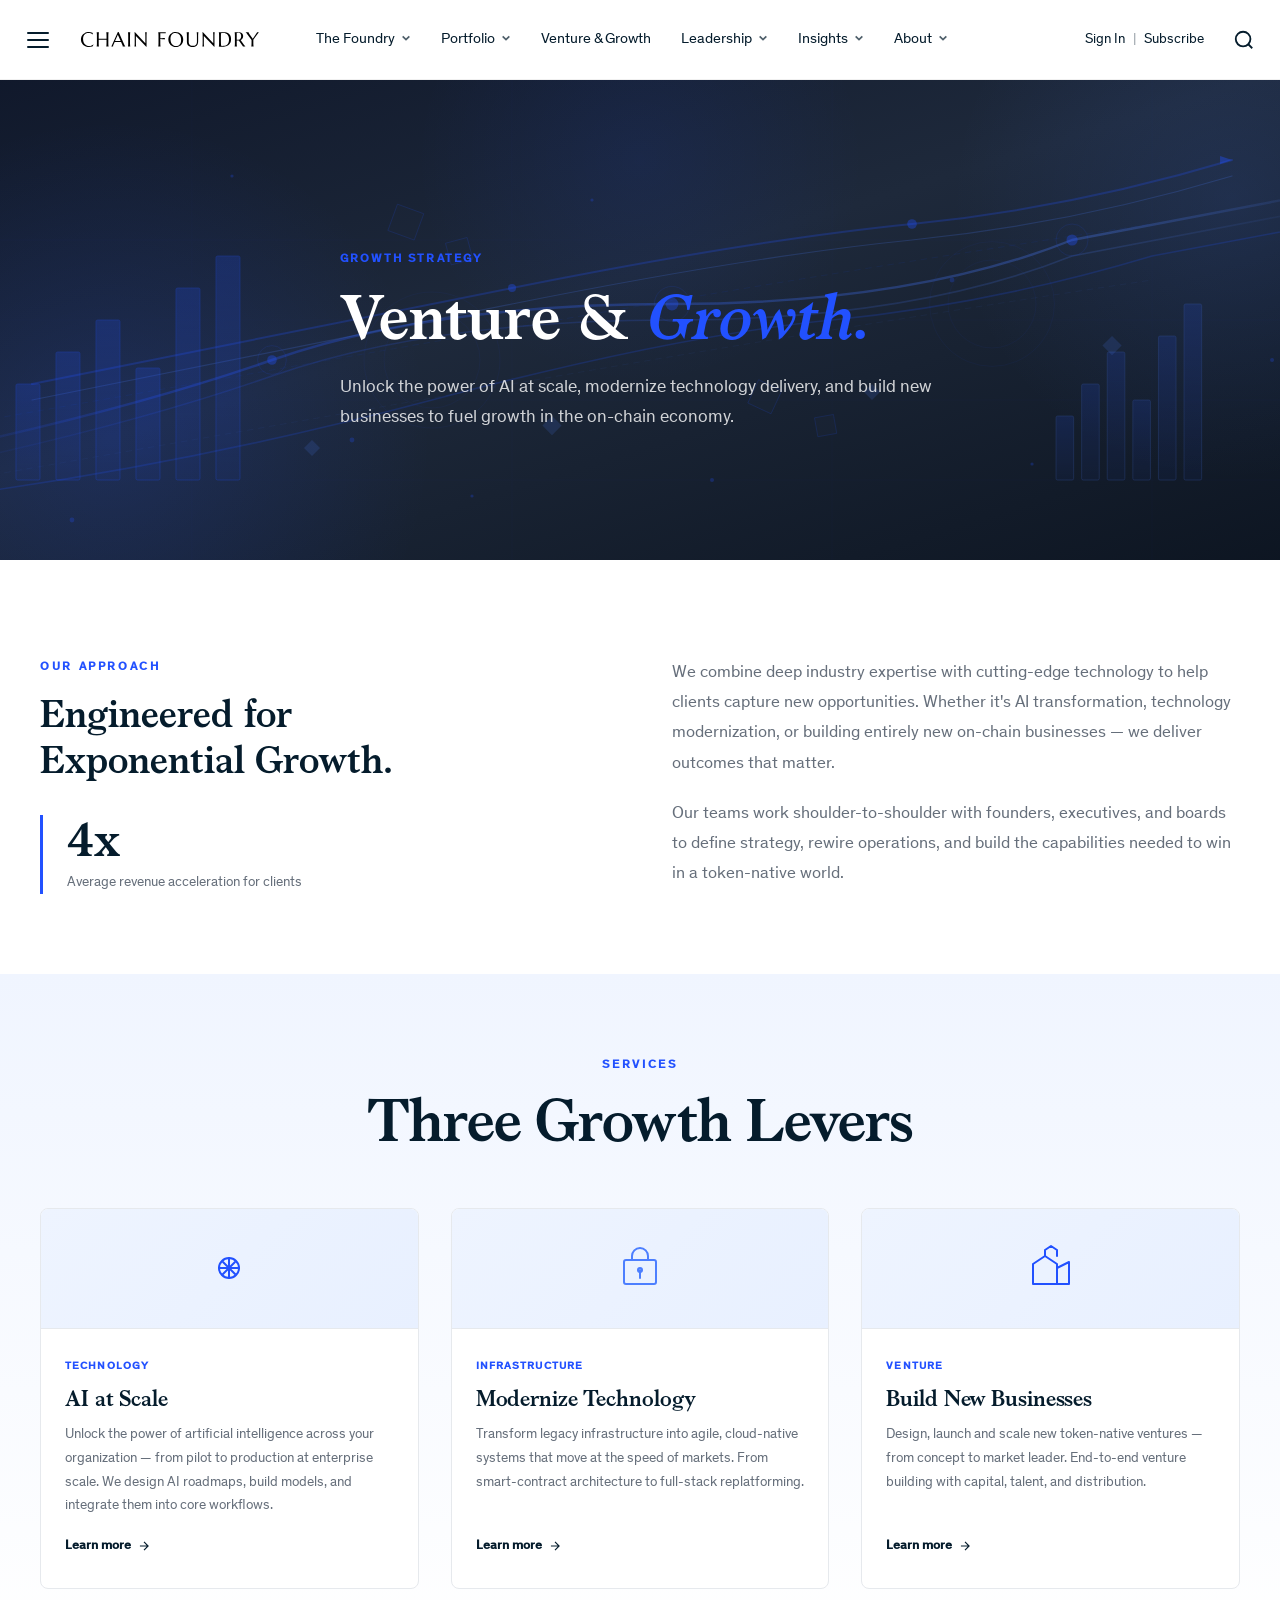
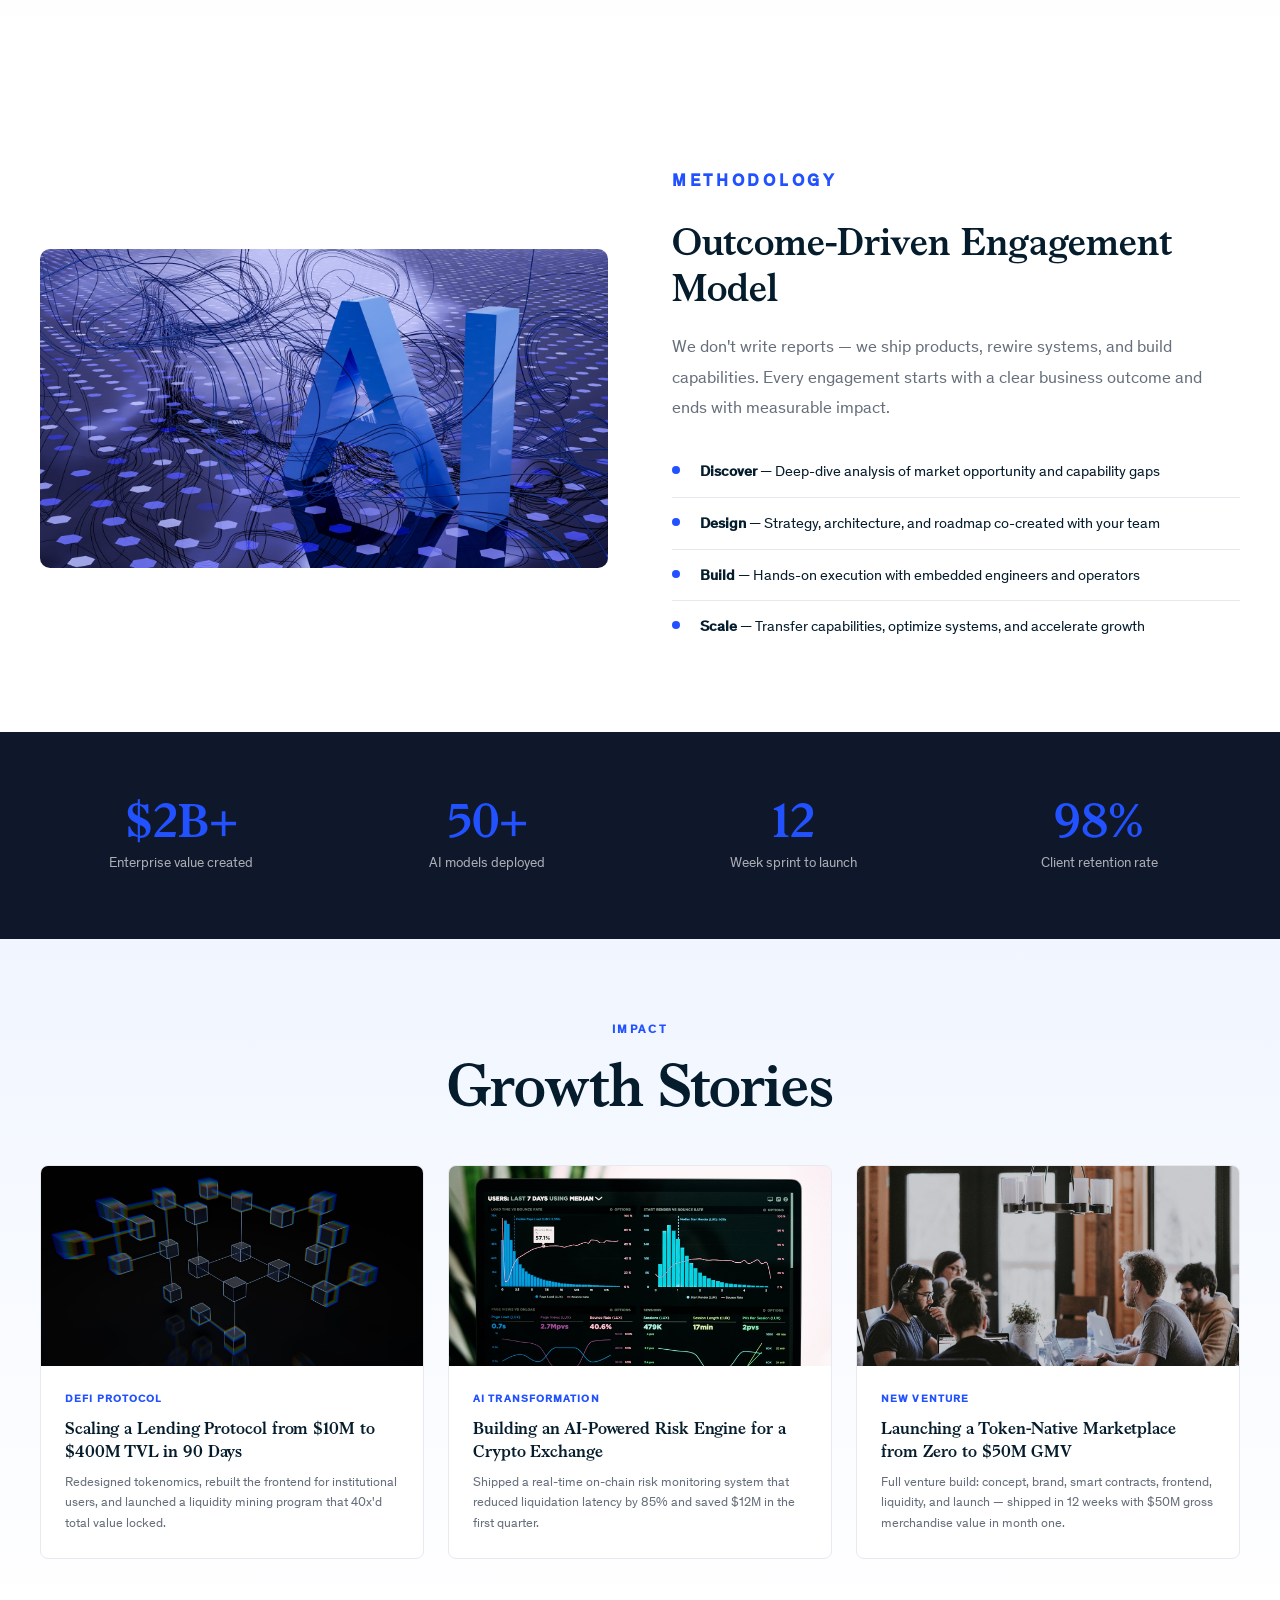
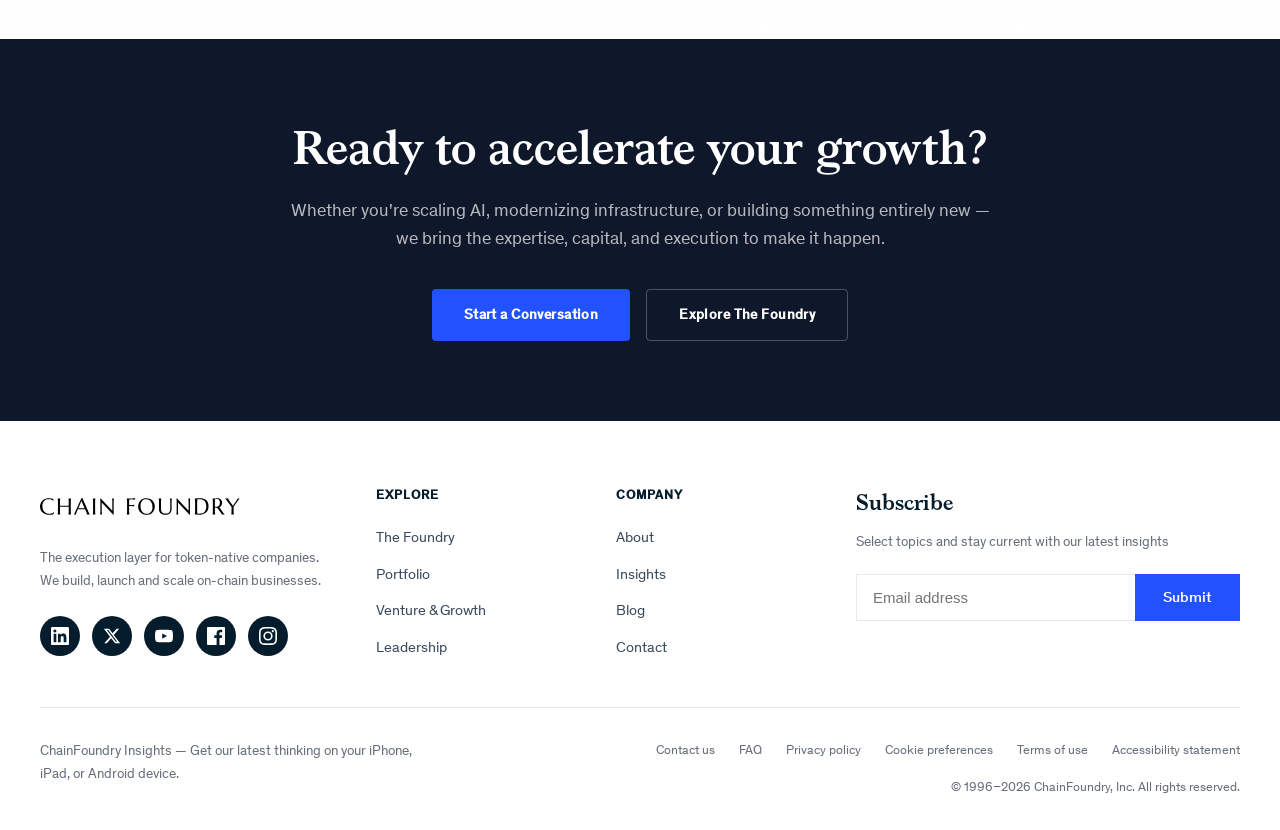
<file: venture-growth/index.html>
<!doctype html>
<html lang="en">
<head>
  <meta charset="utf-8">
  <meta name="viewport" content="width=device-width, initial-scale=1">
  <title>Venture &amp; Growth | ChainFoundry</title>
  <meta name="description" content="ChainFoundry Venture &amp; Growth — AI at scale, technology modernization, and new business building for the on-chain economy.">
  <link rel="icon" type="image/svg+xml" href="../cf_logo.svg">
  <link rel="stylesheet" href="../css/main.css">
</head>
<body>

  <!-- ==================== HEADER ==================== -->
  <header class="site-header header--light" id="site-header">
    <div class="site-header__inner">
      <div class="site-header__left">
        <button class="hamburger" id="hamburger-btn" aria-label="Open menu" aria-expanded="false" aria-controls="mega-menu">
          <span></span><span></span><span></span>
        </button>
        <a href="../index.html" class="site-logo">ChainFoundry</a>
        <nav class="desktop-nav" aria-label="Primary">
        <ul class="desktop-nav__list">
          <li class="desktop-nav__item">
            <a href="../foundry/index.html" class="desktop-nav__link">
              The Foundry
              <svg class="desktop-nav__chevron" viewBox="0 0 12 12" fill="none" stroke="currentColor" stroke-width="2"><path d="M2 4l4 4 4-4"/></svg>
            </a>
            <div class="desktop-nav__dropdown">
              <div class="dropdown__inner">
                <a href="../foundry/index.html" class="dropdown__header">
                  The Foundry
                  <svg viewBox="0 0 24 24" fill="none" stroke="currentColor" stroke-width="2"><path d="M5 12h14M12 5l7 7-7 7"/></svg>
                </a>
                <div class="dropdown__grid">
                  <a href="../foundry/index.html" class="dropdown__link">Family Advisory</a>
                  <a href="../foundry/index.html" class="dropdown__link">Investment Portfolios</a>
                  <a href="../foundry/index.html" class="dropdown__link">Client Log-In</a>
                </div>
              </div>
            </div>
          </li>
          <li class="desktop-nav__item">
            <a href="../portfolio/index.html" class="desktop-nav__link">
              Portfolio
              <svg class="desktop-nav__chevron" viewBox="0 0 12 12" fill="none" stroke="currentColor" stroke-width="2"><path d="M2 4l4 4 4-4"/></svg>
            </a>
            <div class="desktop-nav__dropdown">
              <div class="dropdown__inner">
                <a href="../portfolio/index.html" class="dropdown__header">
                  Portfolio
                  <svg viewBox="0 0 24 24" fill="none" stroke="currentColor" stroke-width="2"><path d="M5 12h14M12 5l7 7-7 7"/></svg>
                </a>
                <div class="dropdown__grid dropdown__grid--2">
                  <a href="../portfolio/bullshot/index.html" class="dropdown__link">Bullshot</a>
                  <a href="../portfolio/bduck/index.html" class="dropdown__link">B.Duck</a>
                  <a href="../portfolio/zappy/index.html" class="dropdown__link">Zappy</a>
                  <a href="../portfolio/oraclex/index.html" class="dropdown__link">OracleX</a>
                </div>
              </div>
            </div>
          </li>
          <li class="desktop-nav__item">
            <a href="../venture-growth/index.html" class="desktop-nav__link">Venture &amp; Growth</a>
          </li>
          <li class="desktop-nav__item">
            <a href="../leadership/index.html" class="desktop-nav__link">
              Leadership
              <svg class="desktop-nav__chevron" viewBox="0 0 12 12" fill="none" stroke="currentColor" stroke-width="2"><path d="M2 4l4 4 4-4"/></svg>
            </a>
            <div class="desktop-nav__dropdown">
              <div class="dropdown__inner">
                <a href="../leadership/index.html" class="dropdown__header">
                  Leadership
                  <svg viewBox="0 0 24 24" fill="none" stroke="currentColor" stroke-width="2"><path d="M5 12h14M12 5l7 7-7 7"/></svg>
                </a>
                <div class="dropdown__grid dropdown__grid--2">
                  <a href="../leadership/index.html" class="dropdown__link">Founders</a>
                  <a href="../leadership/index.html" class="dropdown__link">Partners</a>
                  <a href="../leadership/index.html" class="dropdown__link">Half a Billion</a>
                  <a href="../leadership/index.html" class="dropdown__link">Insights</a>
                </div>
              </div>
            </div>
          </li>
          <li class="desktop-nav__item">
            <a href="../insights/index.html" class="desktop-nav__link">
              Insights
              <svg class="desktop-nav__chevron" viewBox="0 0 12 12" fill="none" stroke="currentColor" stroke-width="2"><path d="M2 4l4 4 4-4"/></svg>
            </a>
            <div class="desktop-nav__dropdown">
              <div class="dropdown__inner">
                <a href="../insights/index.html" class="dropdown__header">
                  Insights
                  <svg viewBox="0 0 24 24" fill="none" stroke="currentColor" stroke-width="2"><path d="M5 12h14M12 5l7 7-7 7"/></svg>
                </a>
                <div class="dropdown__grid dropdown__grid--2">
                  <a href="../insights/index.html" class="dropdown__link">News</a>
                  <a href="../insights/index.html" class="dropdown__link">Press</a>
                  <a href="../insights/index.html" class="dropdown__link">Reports</a>
                  <a href="../insights/index.html" class="dropdown__link">Podcasts</a>
                </div>
              </div>
            </div>
          </li>
          <li class="desktop-nav__item">
            <a href="../about/index.html" class="desktop-nav__link">
              About
              <svg class="desktop-nav__chevron" viewBox="0 0 12 12" fill="none" stroke="currentColor" stroke-width="2"><path d="M2 4l4 4 4-4"/></svg>
            </a>
            <div class="desktop-nav__dropdown">
              <div class="dropdown__inner">
                <a href="../about/index.html" class="dropdown__header">
                  About
                  <svg viewBox="0 0 24 24" fill="none" stroke="currentColor" stroke-width="2"><path d="M5 12h14M12 5l7 7-7 7"/></svg>
                </a>
                <div class="dropdown__grid dropdown__grid--2">
                  <a href="../about/index.html" class="dropdown__link">Our Story</a>
                  <a href="../about/index.html" class="dropdown__link">Team</a>
                  <a href="../about/index.html" class="dropdown__link">Contact</a>
                </div>
              </div>
            </div>
          </li>
        </ul>
      </nav>
      </div>

      <div class="site-header__right">
        <div class="header-auth">
          <a href="#">Sign In</a>
          <span class="header-auth__divider">|</span>
          <a href="#">Subscribe</a>
        </div>
        <button class="header-search-btn" aria-label="Search">
          <svg viewBox="0 0 24 24" fill="none" stroke="currentColor" stroke-width="2">
            <circle cx="11" cy="11" r="8"/><path d="M21 21l-4.35-4.35"/>
          </svg>
        </button>
      </div>
    </div>
  </header>

  <!-- ==================== MEGA MENU ==================== -->
  <div class="mega-menu-backdrop" id="mega-menu-backdrop"></div>
  <div class="mega-menu" id="mega-menu" aria-hidden="true">
    <div class="mega-menu__inner">
      <div class="mega-menu__sidebar">
        <div class="mega-menu__top">
          <button class="mega-menu__close" id="mega-menu-close" aria-label="Close menu">
            <span></span>
            <span></span>
          </button>
          <div class="mega-menu__top-divider"></div>
          <a href="../index.html" class="mega-menu__logo">ChainFoundry</a>
        </div>
        <nav class="mega-menu__nav" aria-label="Mobile">
          <button class="mega-menu__item" data-panel="foundry">
            The Foundry
            <svg class="mega-menu__arrow" viewBox="0 0 24 24" fill="none" stroke="currentColor" stroke-width="2"><path d="M9 18l6-6-6-6"/></svg>
          </button>
          <button class="mega-menu__item" data-panel="portfolio">
            Portfolio
            <svg class="mega-menu__arrow" viewBox="0 0 24 24" fill="none" stroke="currentColor" stroke-width="2"><path d="M9 18l6-6-6-6"/></svg>
          </button>
          <a href="../venture-growth/index.html" class="mega-menu__item is-active" data-panel="venture">
            Venture &amp; Growth
          </a>
          <button class="mega-menu__item" data-panel="leadership">
            Leadership
            <svg class="mega-menu__arrow" viewBox="0 0 24 24" fill="none" stroke="currentColor" stroke-width="2"><path d="M9 18l6-6-6-6"/></svg>
          </button>
          <button class="mega-menu__item" data-panel="insights">
            Insights
            <svg class="mega-menu__arrow" viewBox="0 0 24 24" fill="none" stroke="currentColor" stroke-width="2"><path d="M9 18l6-6-6-6"/></svg>
          </button>
          <button class="mega-menu__item" data-panel="about">
            About
            <svg class="mega-menu__arrow" viewBox="0 0 24 24" fill="none" stroke="currentColor" stroke-width="2"><path d="M9 18l6-6-6-6"/></svg>
          </button>
        </nav>
        <div class="mega-menu__footer">
          <a href="#">
            <svg viewBox="0 0 24 24" fill="none" stroke="currentColor" stroke-width="2"><path d="M20 21v-2a4 4 0 00-4-4H8a4 4 0 00-4 4v2"/><circle cx="12" cy="7" r="4"/></svg>
            Sign In
          </a>
          <a href="#">
            <svg viewBox="0 0 24 24" fill="none" stroke="currentColor" stroke-width="2"><rect x="2" y="4" width="20" height="16" rx="2"/><polyline points="22,6 12,13 2,6"/></svg>
            Email Subscriptions
          </a>
        </div>
      </div>

      <div class="mega-menu__panel" id="mega-menu-panel">
        <div class="mega-panel" id="panel-foundry">
          <a href="../foundry/index.html" class="mega-panel__header">
            The Foundry
            <svg viewBox="0 0 24 24" fill="none" stroke="currentColor" stroke-width="2"><path d="M5 12h14M12 5l7 7-7 7"/></svg>
          </a>
          <div class="mega-panel__grid">
            <a href="../foundry/index.html" class="mega-panel__link">Family Advisory</a>
            <a href="../foundry/index.html" class="mega-panel__link">Investment Portfolios</a>
            <a href="../foundry/index.html" class="mega-panel__link">Client Log-In</a>
          </div>
        </div>
        <div class="mega-panel" id="panel-portfolio">
          <a href="../portfolio/index.html" class="mega-panel__header">
            Portfolio
            <svg viewBox="0 0 24 24" fill="none" stroke="currentColor" stroke-width="2"><path d="M5 12h14M12 5l7 7-7 7"/></svg>
          </a>
          <div class="mega-panel__grid">
            <a href="../portfolio/bullshot/index.html" class="mega-panel__link">Bullshot</a>
            <a href="../portfolio/bduck/index.html" class="mega-panel__link">B.Duck</a>
            <a href="../portfolio/zappy/index.html" class="mega-panel__link">Zappy</a>
            <a href="../portfolio/oraclex/index.html" class="mega-panel__link">OracleX</a>
          </div>
        </div>
        <div class="mega-panel is-active" id="panel-venture">
          <a href="../venture-growth/index.html" class="mega-panel__header">
            Venture &amp; Growth
            <svg viewBox="0 0 24 24" fill="none" stroke="currentColor" stroke-width="2"><path d="M5 12h14M12 5l7 7-7 7"/></svg>
          </a>
          <p class="mega-panel__desc">We help clients unlock the power of AI at scale, modernize technology delivery, and build new businesses to fuel growth.</p>
        </div>
        <div class="mega-panel" id="panel-leadership">
          <a href="../leadership/index.html" class="mega-panel__header">
            Leadership
            <svg viewBox="0 0 24 24" fill="none" stroke="currentColor" stroke-width="2"><path d="M5 12h14M12 5l7 7-7 7"/></svg>
          </a>
          <div class="mega-panel__grid">
            <a href="../leadership/index.html" class="mega-panel__link">Founders</a>
            <a href="../leadership/index.html" class="mega-panel__link">Partners</a>
            <a href="../leadership/index.html" class="mega-panel__link">Half a Billion</a>
            <a href="../leadership/index.html" class="mega-panel__link">Insights</a>
          </div>
        </div>
        <div class="mega-panel" id="panel-insights">
          <a href="../insights/index.html" class="mega-panel__header">
            Insights
            <svg viewBox="0 0 24 24" fill="none" stroke="currentColor" stroke-width="2"><path d="M5 12h14M12 5l7 7-7 7"/></svg>
          </a>
          <div class="mega-panel__grid">
            <a href="../insights/index.html" class="mega-panel__link">News</a>
            <a href="../insights/index.html" class="mega-panel__link">Press</a>
            <a href="../insights/index.html" class="mega-panel__link">Reports</a>
            <a href="../insights/index.html" class="mega-panel__link">Podcasts</a>
          </div>
        </div>
        <div class="mega-panel" id="panel-about">
          <a href="../about/index.html" class="mega-panel__header">
            About
            <svg viewBox="0 0 24 24" fill="none" stroke="currentColor" stroke-width="2"><path d="M5 12h14M12 5l7 7-7 7"/></svg>
          </a>
          <div class="mega-panel__grid">
            <a href="../about/index.html" class="mega-panel__link">Our Story</a>
            <a href="../about/index.html" class="mega-panel__link">Team</a>
            <a href="../about/index.html" class="mega-panel__link">Contact</a>
          </div>
        </div>
      </div>
    </div>
  </div>

  <main id="main-content">

    <!-- ==================== BANNER ==================== -->
    <section class="cf-vg-banner">
      <div class="cf-vg-banner__svg" aria-hidden="true">
        <picture>
          <source media="(max-width: 767px)" srcset="../cf-images/cf_banner_venture_mobile.svg">
          <img src="../cf-images/cf_banner_venture.svg" alt="" />
        </picture>
      </div>
      <div class="container">
        <p class="cf-vg-banner__eyebrow">Growth Strategy</p>
        <h1 class="cf-vg-banner__title">Venture &amp; <em>Growth.</em></h1>
        <p class="cf-vg-banner__sub">Unlock the power of AI at scale, modernize technology delivery, and build new businesses to fuel growth in the on-chain economy.</p>
      </div>
    </section>

    <!-- ==================== INTRODUCTION ==================== -->
    <section class="section cf-pp-section--white">
      <div class="container">
        <div class="cf-vg-intro">
          <div class="cf-vg-intro__left">
            <p class="cf-eyebrow">Our Approach</p>
            <h2>Engineered for<br>Exponential Growth.</h2>
            <div class="cf-vg-stat">
              <div class="cf-vg-stat__num">4x</div>
              <div class="cf-vg-stat__label">Average revenue acceleration for clients</div>
            </div>
          </div>
          <div class="cf-vg-intro__right">
            <p>We combine deep industry expertise with cutting-edge technology to help clients capture new opportunities. Whether it's AI transformation, technology modernization, or building entirely new on-chain businesses — we deliver outcomes that matter.</p>
            <p>Our teams work shoulder-to-shoulder with founders, executives, and boards to define strategy, rewire operations, and build the capabilities needed to win in a token-native world.</p>
          </div>
        </div>
      </div>
    </section>

    <!-- ==================== SERVICES ==================== -->
    <section class="section cf-pp-section--tint">
      <div class="container">
        <div class="cf-section-head" style="text-align:center;margin-bottom:16px;">
          <p class="cf-eyebrow">Services</p>
          <h2>Three Growth Levers</h2>
        </div>
        <div class="cf-vg-cards">
          <article class="cf-vg-card">
            <div class="cf-vg-card__icon">
              <svg viewBox="0 0 48 48" fill="none" stroke="#2251ff" stroke-width="2" stroke-linecap="round" stroke-linejoin="round"><circle cx="24" cy="24" r="10"/><path d="M24 14v20M14 24h20"/><path d="M18 18l12 12M18 30l12-12"/></svg>
            </div>
            <div class="cf-vg-card__body">
              <span class="cf-vg-card__tag">Technology</span>
              <h3>AI at Scale</h3>
              <p>Unlock the power of artificial intelligence across your organization — from pilot to production at enterprise scale. We design AI roadmaps, build models, and integrate them into core workflows.</p>
              <a href="#" class="cf-vg-card__link">Learn more <svg viewBox="0 0 24 24" fill="none" stroke="currentColor" stroke-width="2"><path d="M5 12h14M12 5l7 7-7 7"/></svg></a>
            </div>
          </article>
          <article class="cf-vg-card">
            <div class="cf-vg-card__icon">
              <svg viewBox="0 0 48 48" fill="none" stroke="#4d7fff" stroke-width="2" stroke-linecap="round" stroke-linejoin="round"><rect x="8" y="16" width="32" height="24" rx="2"/><path d="M16 16V12a8 8 0 0116 0v4"/><path d="M24 26v8"/><circle cx="24" cy="26" r="2"/></svg>
            </div>
            <div class="cf-vg-card__body">
              <span class="cf-vg-card__tag">Infrastructure</span>
              <h3>Modernize Technology</h3>
              <p>Transform legacy infrastructure into agile, cloud-native systems that move at the speed of markets. From smart-contract architecture to full-stack replatforming.</p>
              <a href="#" class="cf-vg-card__link">Learn more <svg viewBox="0 0 24 24" fill="none" stroke="currentColor" stroke-width="2"><path d="M5 12h14M12 5l7 7-7 7"/></svg></a>
            </div>
          </article>
          <article class="cf-vg-card">
            <div class="cf-vg-card__icon">
              <svg viewBox="0 0 48 48" fill="none" stroke="#2251ff" stroke-width="2" stroke-linecap="round" stroke-linejoin="round"><path d="M6 40V20l12-8 12 8v20H6z"/><path d="M30 40V24l12-6v22H30z"/><path d="M18 12V6l6-4 6 4v6"/></svg>
            </div>
            <div class="cf-vg-card__body">
              <span class="cf-vg-card__tag">Venture</span>
              <h3>Build New Businesses</h3>
              <p>Design, launch and scale new token-native ventures — from concept to market leader. End-to-end venture building with capital, talent, and distribution.</p>
              <a href="#" class="cf-vg-card__link">Learn more <svg viewBox="0 0 24 24" fill="none" stroke="currentColor" stroke-width="2"><path d="M5 12h14M12 5l7 7-7 7"/></svg></a>
            </div>
          </article>
        </div>
      </div>
    </section>

    <!-- ==================== FEATURE / HOW WE WORK ==================== -->
    <section class="section cf-pp-section--white">
      <div class="container">
        <div class="cf-vg-feature">
          <div class="cf-vg-feature__img">
            <img src="../cf-images/cf_hero_ai.jpg" alt="AI and Technology">
          </div>
          <div class="cf-vg-feature__text">
            <p class="cf-eyebrow">Methodology</p>
            <h2>Outcome-Driven Engagement Model</h2>
            <p>We don't write reports — we ship products, rewire systems, and build capabilities. Every engagement starts with a clear business outcome and ends with measurable impact.</p>
            <ul class="cf-vg-list">
              <li><strong>Discover</strong> — Deep-dive analysis of market opportunity and capability gaps</li>
              <li><strong>Design</strong> — Strategy, architecture, and roadmap co-created with your team</li>
              <li><strong>Build</strong> — Hands-on execution with embedded engineers and operators</li>
              <li><strong>Scale</strong> — Transfer capabilities, optimize systems, and accelerate growth</li>
            </ul>
          </div>
        </div>
      </div>
    </section>

    <!-- ==================== METRICS ==================== -->
    <section class="cf-vg-metrics">
      <div class="container">
        <div class="cf-vg-metrics__grid">
          <div class="cf-vg-metric">
            <div class="cf-vg-metric__num">$2B+</div>
            <div class="cf-vg-metric__label">Enterprise value created</div>
          </div>
          <div class="cf-vg-metric">
            <div class="cf-vg-metric__num">50+</div>
            <div class="cf-vg-metric__label">AI models deployed</div>
          </div>
          <div class="cf-vg-metric">
            <div class="cf-vg-metric__num">12</div>
            <div class="cf-vg-metric__label">Week sprint to launch</div>
          </div>
          <div class="cf-vg-metric">
            <div class="cf-vg-metric__num">98%</div>
            <div class="cf-vg-metric__label">Client retention rate</div>
          </div>
        </div>
      </div>
    </section>

    <!-- ==================== CASE STUDIES / IMPACT ==================== -->
    <section class="section cf-pp-section--tint">
      <div class="container">
        <div class="cf-section-head" style="text-align:center;margin-bottom:16px;">
          <p class="cf-eyebrow">Impact</p>
          <h2>Growth Stories</h2>
        </div>
        <div class="cf-vg-stories">
          <div class="cf-vg-story">
            <img src="../cf-images/cf_hero_crypto.jpg" alt="DeFi Protocol" class="cf-vg-story__img">
            <div class="cf-vg-story__body">
              <span class="cf-vg-story__tag">DeFi Protocol</span>
              <h4>Scaling a Lending Protocol from $10M to $400M TVL in 90 Days</h4>
              <p>Redesigned tokenomics, rebuilt the frontend for institutional users, and launched a liquidity mining program that 40x'd total value locked.</p>
            </div>
          </div>
          <div class="cf-vg-story">
            <img src="../cf-images/cf_hero_data.jpg" alt="AI Transformation" class="cf-vg-story__img">
            <div class="cf-vg-story__body">
              <span class="cf-vg-story__tag">AI Transformation</span>
              <h4>Building an AI-Powered Risk Engine for a Crypto Exchange</h4>
              <p>Shipped a real-time on-chain risk monitoring system that reduced liquidation latency by 85% and saved $12M in the first quarter.</p>
            </div>
          </div>
          <div class="cf-vg-story">
            <img src="../cf-images/cf_hero_team.jpg" alt="New Venture" class="cf-vg-story__img">
            <div class="cf-vg-story__body">
              <span class="cf-vg-story__tag">New Venture</span>
              <h4>Launching a Token-Native Marketplace from Zero to $50M GMV</h4>
              <p>Full venture build: concept, brand, smart contracts, frontend, liquidity, and launch — shipped in 12 weeks with $50M gross merchandise value in month one.</p>
            </div>
          </div>
        </div>
      </div>
    </section>

    <!-- ==================== CTA ==================== -->
    <section class="cf-vg-cta">
      <div class="container">
        <div class="cf-vg-cta__content">
          <h2>Ready to accelerate your growth?</h2>
          <p>Whether you're scaling AI, modernizing infrastructure, or building something entirely new — we bring the expertise, capital, and execution to make it happen.</p>
          <div class="cf-vg-cta__btns">
            <a href="#" class="cf-vg-btn-primary">Start a Conversation</a>
            <a href="../foundry/index.html" class="cf-vg-btn-secondary">Explore The Foundry</a>
          </div>
        </div>
      </div>
    </section>

  </main>

  <!-- ==================== FOOTER ==================== -->
  <footer class="site-footer">
    <!-- Main Footer -->
    <div class="footer-main">
      <div class="footer-brand">
        <a href="../index.html" class="footer-brand__logo">ChainFoundry</a>
        <p class="footer-brand__desc">The execution layer for token-native companies. We build, launch and scale on-chain businesses.</p>
        <div class="footer-social">
          <a href="#" aria-label="LinkedIn">
            <svg viewBox="0 0 24 24"><path d="M20.45 20.45h-3.56V14.9c0-1.32-.02-3.02-1.84-3.02-1.84 0-2.13 1.44-2.13 2.92v5.65H9.36V9h3.42v1.56h.05a3.75 3.75 0 013.38-1.86c3.62 0 4.29 2.38 4.29 5.48v6.27zM5.34 7.43a2.07 2.07 0 110-4.13 2.07 2.07 0 010 4.13zM7.12 20.45H3.56V9h3.56v11.45zM22.23 0H1.77C.79 0 0 .77 0 1.72v20.56C0 23.23.79 24 1.77 24h20.46c.98 0 1.77-.77 1.77-1.72V1.72C24 .77 23.21 0 22.23 0z"/></svg>
          </a>
          <a href="#" aria-label="Twitter / X">
            <svg viewBox="0 0 24 24"><path d="M18.244 2.25h3.308l-7.227 8.26 8.502 11.24H16.17l-5.214-6.817L4.99 21.75H1.68l7.73-8.835L1.254 2.25H8.08l4.713 6.231zM17.083 19.77h1.833L7.084 4.126H5.117z"/></svg>
          </a>
          <a href="#" aria-label="YouTube">
            <svg viewBox="0 0 24 24"><path d="M23.5 6.2a3 3 0 00-2.1-2.1C19.6 3.6 12 3.6 12 3.6s-7.6 0-9.4.5A3 3 0 00.5 6.2C0 8 0 12 0 12s0 4 .5 5.8a3 3 0 002.1 2.1c1.8.5 9.4.5 9.4.5s7.6 0 9.4-.5a3 3 0 002.1-2.1C24 16 24 12 24 12s0-4-.5-5.8zM9.6 15.5V8.5l6.4 3.5z"/></svg>
          </a>
          <a href="#" aria-label="Facebook">
            <svg viewBox="0 0 24 24"><path d="M22.7 0H1.3C.6 0 0 .6 0 1.3v21.4c0 .7.6 1.3 1.3 1.3h11.5v-9.3H9.7v-3.6h3.1V8.4c0-3.1 1.9-4.8 4.7-4.8 1.3 0 2.5.1 2.8.14v3.3h-1.9c-1.5 0-1.8.7-1.8 1.8v2.3h3.6l-.5 3.6h-3.1V24h6.1c.7 0 1.3-.6 1.3-1.3V1.3c0-.7-.6-1.3-1.3-1.3z"/></svg>
          </a>
          <a href="#" aria-label="Instagram">
            <svg viewBox="0 0 24 24"><path d="M12 2.163c3.204 0 3.584.012 4.85.07 3.252.148 4.771 1.691 4.919 4.919.058 1.265.069 1.645.069 4.849 0 3.205-.012 3.584-.069 4.849-.149 3.225-1.664 4.771-4.919 4.919-1.266.058-1.644.07-4.85.07-3.204 0-3.584-.012-4.849-.07-3.26-.149-4.771-1.699-4.919-4.92-.058-1.265-.07-1.644-.07-4.849 0-3.204.013-3.583.07-4.849.149-3.227 1.664-4.771 4.919-4.919 1.266-.057 1.645-.069 4.849-.069zM12 0C8.741 0 8.333.014 7.053.072 2.695.272.273 2.69.073 7.052.014 8.333 0 8.741 0 12c0 3.259.014 3.668.072 4.948.2 4.358 2.618 6.78 6.98 6.98C8.333 23.986 8.741 24 12 24c3.259 0 3.668-.014 4.948-.072 4.354-.2 6.782-2.618 6.979-6.98.059-1.28.073-1.689.073-4.948 0-3.259-.014-3.667-.072-4.947-.196-4.354-2.617-6.78-6.979-6.98C15.668.014 15.259 0 12 0zm0 5.838a6.162 6.162 0 100 12.324 6.162 6.162 0 000-12.324zM12 16a4 4 0 110-8 4 4 0 010 8zm6.406-11.845a1.44 1.44 0 100 2.881 1.44 1.44 0 000-2.881z"/></svg>
          </a>
        </div>
      </div>

      <div class="footer-col">
        <h4>Explore</h4>
        <ul>
          <li><a href="../foundry/index.html">The Foundry</a></li>
          <li><a href="../portfolio/index.html">Portfolio</a></li>
          <li><a href="../venture-growth/index.html">Venture &amp; Growth</a></li>
          <li><a href="../leadership/index.html">Leadership</a></li>
        </ul>
      </div>

      <div class="footer-col">
        <h4>Company</h4>
        <ul>
          <li><a href="../about/index.html">About</a></li>
          <li><a href="../insights/index.html">Insights</a></li>
          <li><a href="../blog/index.html">Blog</a></li>
          <li><a href="#">Contact</a></li>
        </ul>
      </div>

      <div class="footer-subscribe">
        <h4>Subscribe</h4>
        <p>Select topics and stay current with our latest insights</p>
        <form class="footer-subscribe__form" onsubmit="event.preventDefault();">
          <input type="email" placeholder="Email address" aria-label="Email address">
          <button type="submit">Submit</button>
        </form>
      </div>
    </div>

    <!-- Divider -->
    <div class="footer-divider"><div class="footer-divider__line"></div></div>

    <!-- Bottom -->
    <div class="footer-bottom">
      <div class="footer-bottom__left">
        <p class="footer-app-text">ChainFoundry Insights — Get our latest thinking on your iPhone, iPad, or Android device.</p>
      </div>
      <div class="footer-bottom__right">
        <div class="footer-legal">
          <a href="#">Contact us</a>
          <a href="#">FAQ</a>
          <a href="#">Privacy policy</a>
          <a href="#">Cookie preferences</a>
          <a href="#">Terms of use</a>
          <a href="#">Accessibility statement</a>
        </div>
        <p class="footer-copyright">&copy; 1996&ndash;2026 ChainFoundry, Inc. All rights reserved.</p>
      </div>
    </div>
  </footer>

  <script src="../js/main.js"></script>
</body>
</html>
</file>
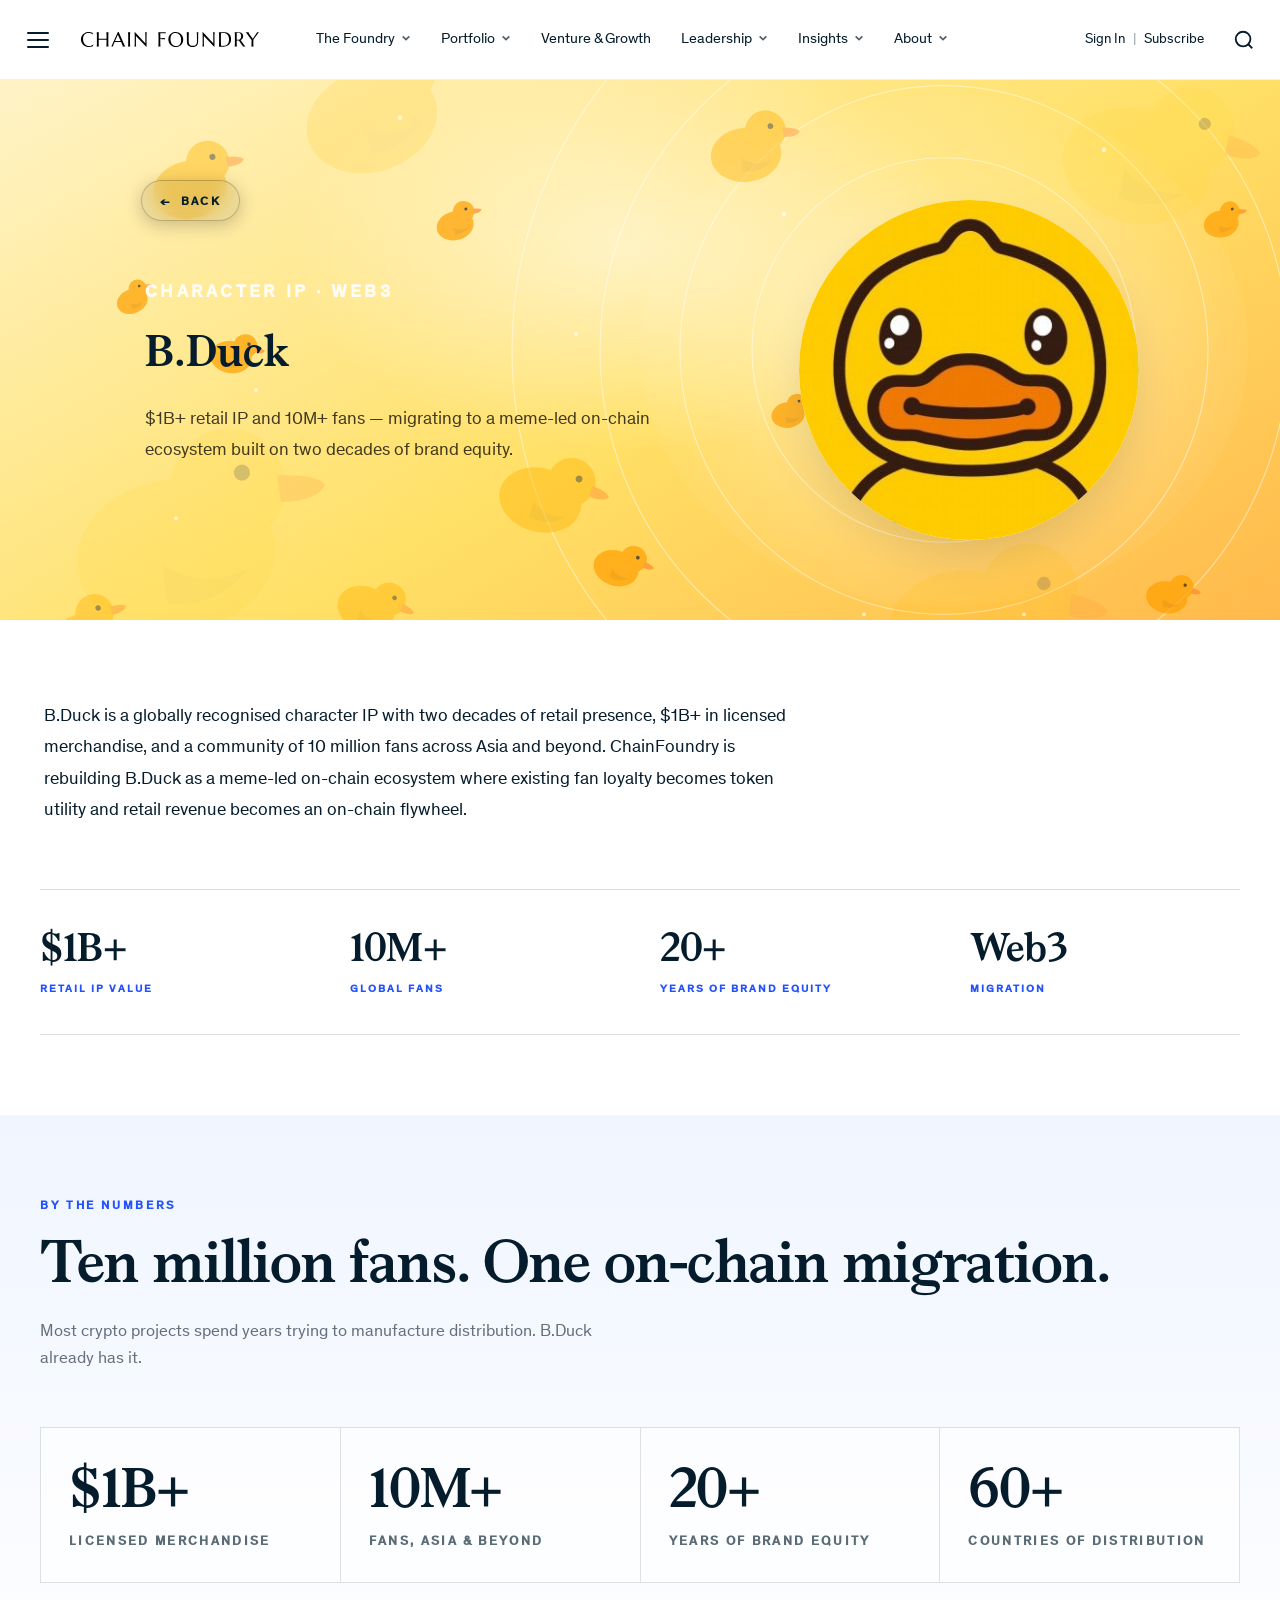
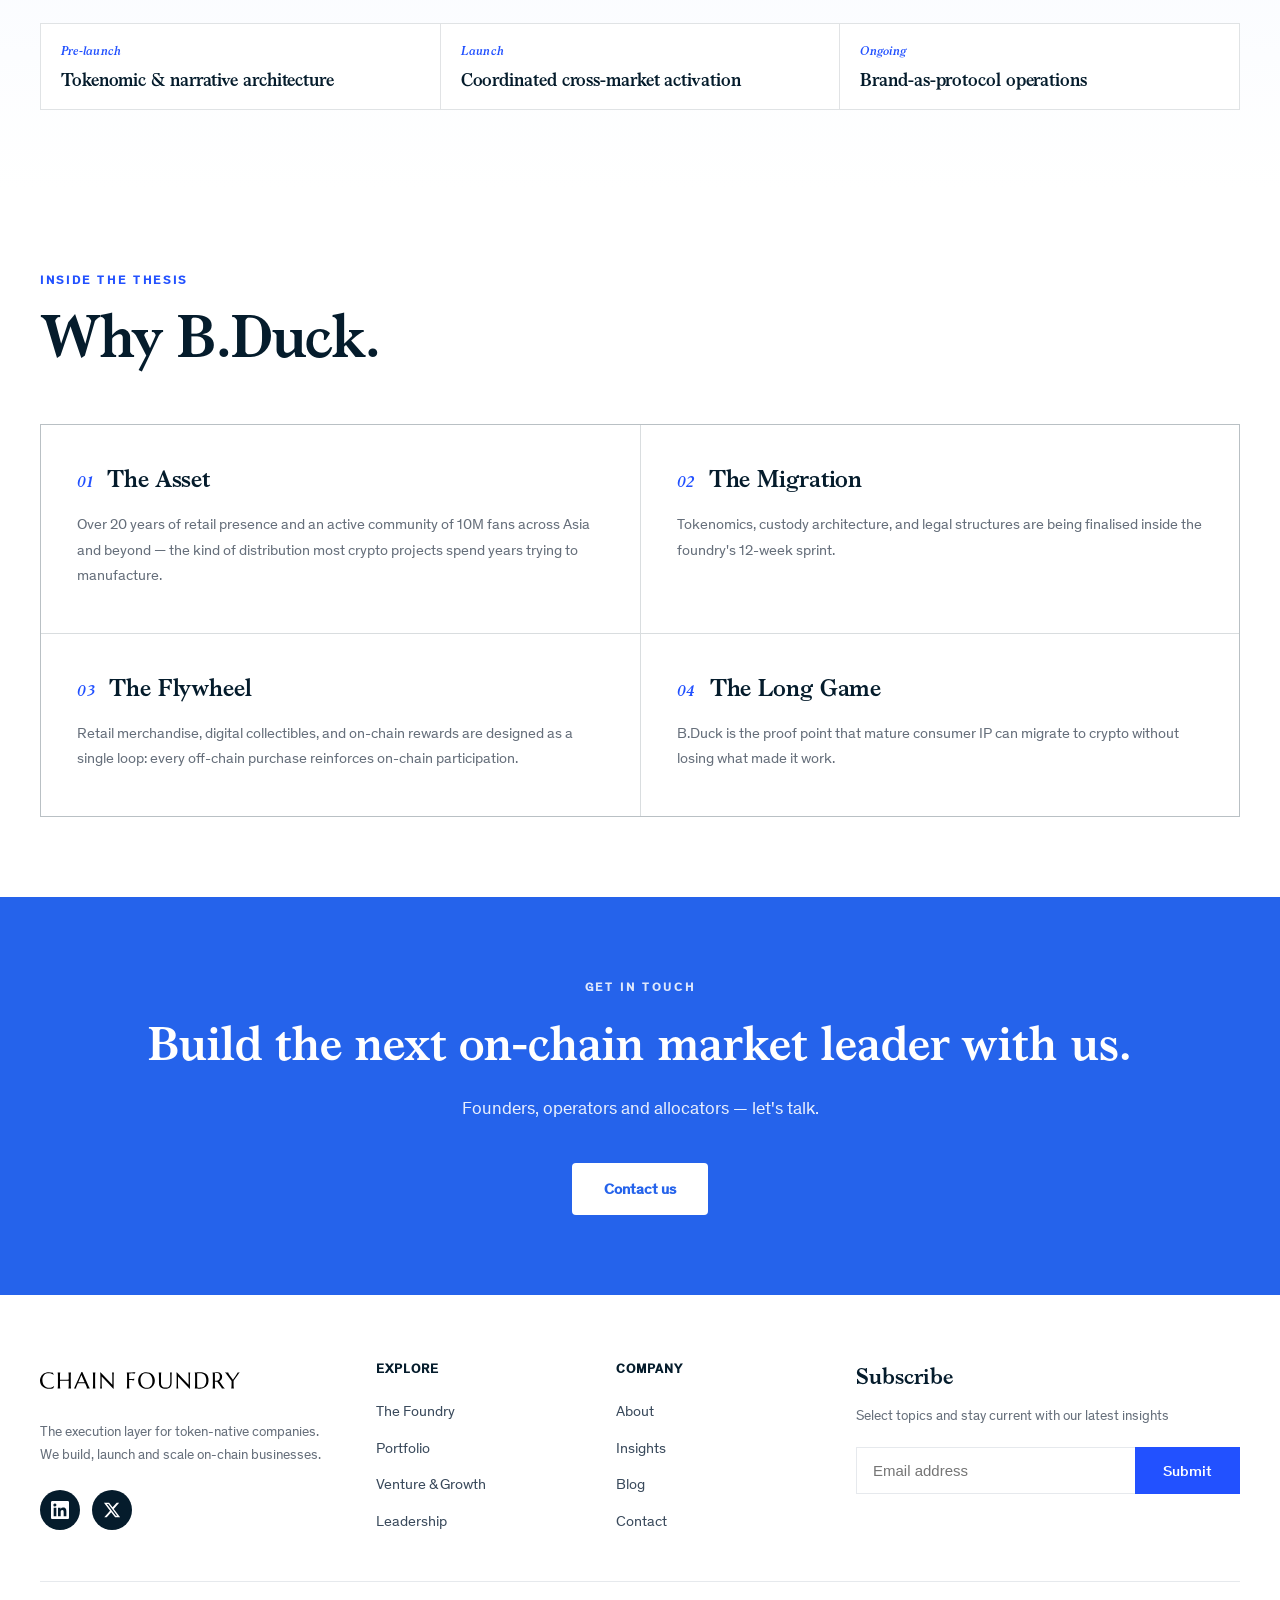
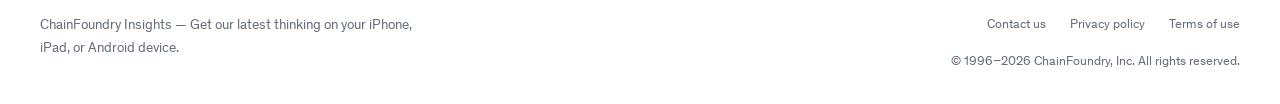
<file: portfolio/bduck/index.html>
<!doctype html>
<html lang="en">
<head>
  <meta charset="utf-8">
  <meta name="viewport" content="width=device-width, initial-scale=1">
  <title>B.Duck | ChainFoundry</title>
  <meta name="description" content="$1B+ retail IP migrating to an on-chain ecosystem.">
  <link rel="icon" type="image/svg+xml" href="../../cf_logo.svg">
  <link rel="stylesheet" href="../../css/main.css">
</head>
<body>

  <!-- ==================== HEADER ==================== -->
  <header class="site-header header--light" id="site-header">
    <div class="site-header__inner">
      <!-- Left: Hamburger + Logo + Nav -->
      <div class="site-header__left">
        <button class="hamburger" id="hamburger-btn" aria-label="Open menu" aria-expanded="false" aria-controls="mega-menu">
          <span></span><span></span><span></span>
        </button>
        <a href="../../index.html" class="site-logo">ChainFoundry</a>
        <nav class="desktop-nav" aria-label="Primary">
        <ul class="desktop-nav__list">
          <li class="desktop-nav__item">
            <a href="../../foundry/index.html" class="desktop-nav__link">
              The Foundry
              <svg class="desktop-nav__chevron" viewBox="0 0 12 12" fill="none" stroke="currentColor" stroke-width="2"><path d="M2 4l4 4 4-4"/></svg>
            </a>
            <div class="desktop-nav__dropdown">
              <div class="dropdown__inner">
                <a href="../../foundry/index.html" class="dropdown__header">
                  The Foundry
                  <svg viewBox="0 0 24 24" fill="none" stroke="currentColor" stroke-width="2"><path d="M5 12h14M12 5l7 7-7 7"/></svg>
                </a>
                <div class="dropdown__grid">
                  <a href="../../foundry/index.html" class="dropdown__link">Family Advisory</a>
                  <a href="../../foundry/index.html" class="dropdown__link">Investment Portfolios</a>
                  <a href="../../foundry/index.html" class="dropdown__link">Client Log-In</a>
                </div>
              </div>
            </div>
          </li>
          <li class="desktop-nav__item">
            <a href="../../portfolio/index.html" class="desktop-nav__link">
              Portfolio
              <svg class="desktop-nav__chevron" viewBox="0 0 12 12" fill="none" stroke="currentColor" stroke-width="2"><path d="M2 4l4 4 4-4"/></svg>
            </a>
            <div class="desktop-nav__dropdown">
              <div class="dropdown__inner">
                <a href="../../portfolio/index.html" class="dropdown__header">
                  Portfolio
                  <svg viewBox="0 0 24 24" fill="none" stroke="currentColor" stroke-width="2"><path d="M5 12h14M12 5l7 7-7 7"/></svg>
                </a>
                <div class="dropdown__grid dropdown__grid--2">
                  <a href="../../portfolio/bullshot/index.html" class="dropdown__link">Bullshot</a>
                  <a href="../../portfolio/bduck/index.html" class="dropdown__link">B.Duck</a>
                  <a href="../../portfolio/zappy/index.html" class="dropdown__link">Zappy</a>
                  <a href="../../portfolio/oraclex/index.html" class="dropdown__link">OracleX</a>
                </div>
              </div>
            </div>
          </li>
          <li class="desktop-nav__item">
            <a href="../../venture-growth/index.html" class="desktop-nav__link">Venture &amp; Growth</a>
          </li>
          <li class="desktop-nav__item">
            <a href="../../leadership/index.html" class="desktop-nav__link">
              Leadership
              <svg class="desktop-nav__chevron" viewBox="0 0 12 12" fill="none" stroke="currentColor" stroke-width="2"><path d="M2 4l4 4 4-4"/></svg>
            </a>
            <div class="desktop-nav__dropdown">
              <div class="dropdown__inner">
                <a href="../../leadership/index.html" class="dropdown__header">
                  Leadership
                  <svg viewBox="0 0 24 24" fill="none" stroke="currentColor" stroke-width="2"><path d="M5 12h14M12 5l7 7-7 7"/></svg>
                </a>
                <div class="dropdown__grid dropdown__grid--2">
                  <a href="../../leadership/index.html" class="dropdown__link">Founders</a>
                  <a href="../../leadership/index.html" class="dropdown__link">Partners</a>
                  <a href="../../leadership/index.html" class="dropdown__link">Half a Billion</a>
                  <a href="../../leadership/index.html" class="dropdown__link">Insights</a>
                </div>
              </div>
            </div>
          </li>
          <li class="desktop-nav__item">
            <a href="../../insights/index.html" class="desktop-nav__link">
              Insights
              <svg class="desktop-nav__chevron" viewBox="0 0 12 12" fill="none" stroke="currentColor" stroke-width="2"><path d="M2 4l4 4 4-4"/></svg>
            </a>
            <div class="desktop-nav__dropdown">
              <div class="dropdown__inner">
                <a href="../../insights/index.html" class="dropdown__header">
                  Insights
                  <svg viewBox="0 0 24 24" fill="none" stroke="currentColor" stroke-width="2"><path d="M5 12h14M12 5l7 7-7 7"/></svg>
                </a>
                <div class="dropdown__grid dropdown__grid--2">
                  <a href="../../insights/index.html" class="dropdown__link">News</a>
                  <a href="../../insights/index.html" class="dropdown__link">Press</a>
                  <a href="../../insights/index.html" class="dropdown__link">Reports</a>
                  <a href="../../insights/index.html" class="dropdown__link">Podcasts</a>
                </div>
              </div>
            </div>
          </li>
          <li class="desktop-nav__item">
            <a href="../../about/index.html" class="desktop-nav__link">
              About
              <svg class="desktop-nav__chevron" viewBox="0 0 12 12" fill="none" stroke="currentColor" stroke-width="2"><path d="M2 4l4 4 4-4"/></svg>
            </a>
            <div class="desktop-nav__dropdown">
              <div class="dropdown__inner">
                <a href="../../about/index.html" class="dropdown__header">
                  About
                  <svg viewBox="0 0 24 24" fill="none" stroke="currentColor" stroke-width="2"><path d="M5 12h14M12 5l7 7-7 7"/></svg>
                </a>
                <div class="dropdown__grid dropdown__grid--2">
                  <a href="../../about/index.html" class="dropdown__link">Our Story</a>
                  <a href="../../about/index.html" class="dropdown__link">Team</a>
                  <a href="../../about/index.html" class="dropdown__link">Contact</a>
                </div>
              </div>
            </div>
          </li>
        </ul>
      </nav>
      </div>

      <!-- Right: Auth + Search -->
      <div class="site-header__right">
        <div class="header-auth">
          <a href="#">Sign In</a>
          <span class="header-auth__divider">|</span>
          <a href="#">Subscribe</a>
        </div>
        <button class="header-search-btn" aria-label="Search">
          <svg viewBox="0 0 24 24" fill="none" stroke="currentColor" stroke-width="2">
            <circle cx="11" cy="11" r="8"/><path d="M21 21l-4.35-4.35"/>
          </svg>
        </button>
      </div>
    </div>
  </header>

  <!-- ==================== MEGA MENU ==================== -->
  <div class="mega-menu-backdrop" id="mega-menu-backdrop"></div>
  <div class="mega-menu" id="mega-menu" aria-hidden="true">
    <div class="mega-menu__inner">
      <!-- Left Sidebar -->
      <div class="mega-menu__sidebar">
        <div class="mega-menu__top">
          <button class="mega-menu__close" id="mega-menu-close" aria-label="Close menu">
            <span></span>
            <span></span>
          </button>
          <div class="mega-menu__top-divider"></div>
          <a href="../../index.html" class="mega-menu__logo">ChainFoundry</a>
        </div>
        <nav class="mega-menu__nav" aria-label="Mobile">
          <button class="mega-menu__item is-active" data-panel="foundry">
            The Foundry
            <svg class="mega-menu__arrow" viewBox="0 0 24 24" fill="none" stroke="currentColor" stroke-width="2"><path d="M9 18l6-6-6-6"/></svg>
          </button>
          <button class="mega-menu__item" data-panel="portfolio">
            Portfolio
            <svg class="mega-menu__arrow" viewBox="0 0 24 24" fill="none" stroke="currentColor" stroke-width="2"><path d="M9 18l6-6-6-6"/></svg>
          </button>
          <a href="../../venture-growth/index.html" class="mega-menu__item" data-panel="venture">
            Venture &amp; Growth
          </a>
          <button class="mega-menu__item" data-panel="leadership">
            Leadership
            <svg class="mega-menu__arrow" viewBox="0 0 24 24" fill="none" stroke="currentColor" stroke-width="2"><path d="M9 18l6-6-6-6"/></svg>
          </button>
          <button class="mega-menu__item" data-panel="insights">
            Insights
            <svg class="mega-menu__arrow" viewBox="0 0 24 24" fill="none" stroke="currentColor" stroke-width="2"><path d="M9 18l6-6-6-6"/></svg>
          </button>
          <button class="mega-menu__item" data-panel="about">
            About
            <svg class="mega-menu__arrow" viewBox="0 0 24 24" fill="none" stroke="currentColor" stroke-width="2"><path d="M9 18l6-6-6-6"/></svg>
          </button>
        </nav>
        <div class="mega-menu__footer">
          <a href="#">
            <svg viewBox="0 0 24 24" fill="none" stroke="currentColor" stroke-width="2"><path d="M20 21v-2a4 4 0 00-4-4H8a4 4 0 00-4 4v2"/><circle cx="12" cy="7" r="4"/></svg>
            Sign In
          </a>
          <a href="#">
            <svg viewBox="0 0 24 24" fill="none" stroke="currentColor" stroke-width="2"><rect x="2" y="4" width="20" height="16" rx="2"/><polyline points="22,6 12,13 2,6"/></svg>
            Email Subscriptions
          </a>
        </div>
      </div>

      <!-- Right Content Panels -->
      <div class="mega-menu__panel" id="mega-menu-panel">
        <div class="mega-panel is-active" id="panel-foundry">
          <a href="../../foundry/index.html" class="mega-panel__header">
            The Foundry
            <svg viewBox="0 0 24 24" fill="none" stroke="currentColor" stroke-width="2"><path d="M5 12h14M12 5l7 7-7 7"/></svg>
          </a>
          <div class="mega-panel__grid">
            <a href="../../foundry/index.html" class="mega-panel__link">Family Advisory</a>
            <a href="../../foundry/index.html" class="mega-panel__link">Investment Portfolios</a>
            <a href="../../foundry/index.html" class="mega-panel__link">Client Log-In</a>
          </div>
        </div>
        <div class="mega-panel" id="panel-portfolio">
          <a href="../../portfolio/index.html" class="mega-panel__header">
            Portfolio
            <svg viewBox="0 0 24 24" fill="none" stroke="currentColor" stroke-width="2"><path d="M5 12h14M12 5l7 7-7 7"/></svg>
          </a>
          <div class="mega-panel__grid">
            <a href="../../portfolio/bullshot/index.html" class="mega-panel__link">Bullshot</a>
            <a href="../../portfolio/bduck/index.html" class="mega-panel__link">B.Duck</a>
            <a href="../../portfolio/zappy/index.html" class="mega-panel__link">Zappy</a>
            <a href="../../portfolio/oraclex/index.html" class="mega-panel__link">OracleX</a>
          </div>
        </div>
        <div class="mega-panel" id="panel-venture">
          <a href="../../venture-growth/index.html" class="mega-panel__header">
            Venture &amp; Growth
            <svg viewBox="0 0 24 24" fill="none" stroke="currentColor" stroke-width="2"><path d="M5 12h14M12 5l7 7-7 7"/></svg>
          </a>
          <p class="mega-panel__desc">We help clients unlock the power of AI at scale, modernize technology delivery, and build new businesses to fuel growth.</p>
        </div>
        <div class="mega-panel" id="panel-leadership">
          <a href="../../leadership/index.html" class="mega-panel__header">
            Leadership
            <svg viewBox="0 0 24 24" fill="none" stroke="currentColor" stroke-width="2"><path d="M5 12h14M12 5l7 7-7 7"/></svg>
          </a>
          <div class="mega-panel__grid">
            <a href="../../leadership/index.html" class="mega-panel__link">Founders</a>
            <a href="../../leadership/index.html" class="mega-panel__link">Partners</a>
            <a href="../../leadership/index.html" class="mega-panel__link">Half a Billion</a>
            <a href="../../leadership/index.html" class="mega-panel__link">Insights</a>
          </div>
        </div>
        <div class="mega-panel" id="panel-insights">
          <a href="../../insights/index.html" class="mega-panel__header">
            Insights
            <svg viewBox="0 0 24 24" fill="none" stroke="currentColor" stroke-width="2"><path d="M5 12h14M12 5l7 7-7 7"/></svg>
          </a>
          <div class="mega-panel__grid">
            <a href="../../insights/index.html" class="mega-panel__link">News</a>
            <a href="../../insights/index.html" class="mega-panel__link">Press</a>
            <a href="../../insights/index.html" class="mega-panel__link">Reports</a>
            <a href="../../insights/index.html" class="mega-panel__link">Podcasts</a>
          </div>
        </div>
        <div class="mega-panel" id="panel-about">
          <a href="../../about/index.html" class="mega-panel__header">
            About
            <svg viewBox="0 0 24 24" fill="none" stroke="currentColor" stroke-width="2"><path d="M5 12h14M12 5l7 7-7 7"/></svg>
          </a>
          <div class="mega-panel__grid">
            <a href="../../about/index.html" class="mega-panel__link">Our Story</a>
            <a href="../../about/index.html" class="mega-panel__link">Team</a>
            <a href="../../about/index.html" class="mega-panel__link">Contact</a>
          </div>
        </div>
      </div>
    </div>
  </div>

  <main id="main-content">

    <!-- ==================== HERO BANNER ==================== -->
    <section class="cf-pp-banner cf-pp-banner--light" style="position:relative;overflow:hidden;background:transparent;">
      <div class="cf-pp-banner__bg" style="position:absolute;inset:0;z-index:0;">
        <picture style="display:block;width:100%;height:100%;">
          <source media="(max-width: 767px)" srcset="../../cf-images/cf_banner_bduck_mobile.svg">
          <img src="../../cf-images/cf_banner_bduck.svg" alt="" style="width:100%;height:100%;object-fit:cover;display:block;">
        </picture>
      </div>
      <div class="padding-global" style="position:relative;z-index:1;">
        <a href="../../portfolio/index.html" class="cf-pp-back-top" style="background:rgba(0,0,0,0.08);border-color:rgba(0,0,0,0.2);color:var(--navy) !important;">
          <span class="arrow">&larr;</span> Back
        </a>
        <div class="cf-pp-banner-grid">
          <div class="cf-pp-banner-text">
            <p class="cf-portfolio-eyebrow" style="color:rgba(0,0,0,0.6);">Character IP · Web3</p>
            <h1 class="section__title" style="margin-top:20px;color:var(--navy) !important;">B.Duck</h1>
            <div style="margin-top:28px;">
              <p style="font-size:1.15rem;line-height:1.65;color:rgba(0,0,0,0.75) !important;max-width:520px;">$1B+ retail IP and 10M+ fans — migrating to a meme-led on-chain ecosystem built on two decades of brand equity.</p>
            </div>
          </div>
          <div class="cf-pp-banner-logo">
            <div class="cf-pp-circle" style="background:var(--white);border:none;box-shadow:0 20px 50px -10px rgba(0,0,0,0.15);">
              <img src="../../cf-images/cf_logo_bduck.jpg" alt="B.Duck">
            </div>
          </div>
        </div>
      </div>
    </section>

    <!-- ==================== INTRO & STATS ==================== -->
    <section class="section cf-pp-section--white">
      <div class="container">
        <div class="cf-pp-intro">
          <p style="font-size:1.15rem;color:var(--navy);line-height:1.7;">B.Duck is a globally recognised character IP with two decades of retail presence, $1B+ in licensed merchandise, and a community of 10 million fans across Asia and beyond. ChainFoundry is rebuilding B.Duck as a meme-led on-chain ecosystem where existing fan loyalty becomes token utility and retail revenue becomes an on-chain flywheel.</p>
        </div>
        <div class="cf-pp-stats-rail" style="margin-top:64px;">
          <div>
            <div class="cf-pp-stat-v">$1B+</div>
            <div class="cf-pp-stat-l">Retail IP value</div>
          </div>
          <div>
            <div class="cf-pp-stat-v">10M+</div>
            <div class="cf-pp-stat-l">Global fans</div>
          </div>
          <div>
            <div class="cf-pp-stat-v">20+</div>
            <div class="cf-pp-stat-l">Years of brand equity</div>
          </div>
          <div>
            <div class="cf-pp-stat-v">Web3</div>
            <div class="cf-pp-stat-l">Migration</div>
          </div>
        </div>
      </div>
    </section>

    <!-- ==================== BY THE NUMBERS ==================== -->
    <section class="section cf-pp-section--tint">
      <div class="container">
        <div class="cf-section-head" style="margin-bottom:16px;">
          <p class="cf-eyebrow">By the numbers</p>
          <h2>Ten million fans. One on-chain migration.</h2>
          <p class="cf-section-sub" style="margin-top:24px;">Most crypto projects spend years trying to manufacture distribution. B.Duck already has it.</p>
        </div>
        <div class="cf-bd-stats" style="margin-top:56px;">
          <div class="cf-bd-stat">
            <div class="cf-bd-stat-v">$1B+</div>
            <div class="cf-bd-stat-l">Licensed merchandise</div>
          </div>
          <div class="cf-bd-stat">
            <div class="cf-bd-stat-v">10M+</div>
            <div class="cf-bd-stat-l">Fans, Asia &amp; beyond</div>
          </div>
          <div class="cf-bd-stat">
            <div class="cf-bd-stat-v">20+</div>
            <div class="cf-bd-stat-l">Years of brand equity</div>
          </div>
          <div class="cf-bd-stat">
            <div class="cf-bd-stat-v">60+</div>
            <div class="cf-bd-stat-l">Countries of distribution</div>
          </div>
        </div>
        <div class="cf-bd-phases" style="margin-top:40px;">
          <div class="cf-bd-phase">
            <div class="cf-bd-phase-tag">Pre-launch</div>
            <div class="cf-bd-phase-title">Tokenomic &amp; narrative architecture</div>
          </div>
          <div class="cf-bd-phase">
            <div class="cf-bd-phase-tag">Launch</div>
            <div class="cf-bd-phase-title">Coordinated cross-market activation</div>
          </div>
          <div class="cf-bd-phase">
            <div class="cf-bd-phase-tag">Ongoing</div>
            <div class="cf-bd-phase-title">Brand-as-protocol operations</div>
          </div>
        </div>
      </div>
    </section>

    <!-- ==================== THESIS PILLARS ==================== -->
    <section class="section cf-pp-section--white">
      <div class="container">
        <div class="cf-section-head" style="margin-bottom:16px;">
          <p class="cf-eyebrow">Inside the thesis</p>
          <h2>Why B.Duck.</h2>
        </div>
        <div class="cf-pp-pillars" style="margin-top:56px;">
          <div class="cf-pp-pillar-cell">
            <div class="cf-pp-pillar-head">
              <span class="cf-pp-pillar-n">01</span>
              <h3 class="cf-pp-pillar-t">The Asset</h3>
            </div>
            <p class="cf-pp-pillar-b">Over 20 years of retail presence and an active community of 10M fans across Asia and beyond — the kind of distribution most crypto projects spend years trying to manufacture.</p>
          </div>
          <div class="cf-pp-pillar-cell">
            <div class="cf-pp-pillar-head">
              <span class="cf-pp-pillar-n">02</span>
              <h3 class="cf-pp-pillar-t">The Migration</h3>
            </div>
            <p class="cf-pp-pillar-b">Tokenomics, custody architecture, and legal structures are being finalised inside the foundry's 12-week sprint.</p>
          </div>
          <div class="cf-pp-pillar-cell">
            <div class="cf-pp-pillar-head">
              <span class="cf-pp-pillar-n">03</span>
              <h3 class="cf-pp-pillar-t">The Flywheel</h3>
            </div>
            <p class="cf-pp-pillar-b">Retail merchandise, digital collectibles, and on-chain rewards are designed as a single loop: every off-chain purchase reinforces on-chain participation.</p>
          </div>
          <div class="cf-pp-pillar-cell">
            <div class="cf-pp-pillar-head">
              <span class="cf-pp-pillar-n">04</span>
              <h3 class="cf-pp-pillar-t">The Long Game</h3>
            </div>
            <p class="cf-pp-pillar-b">B.Duck is the proof point that mature consumer IP can migrate to crypto without losing what made it work.</p>
          </div>
        </div>
      </div>
    </section>

    <!-- ==================== CTA SECTION ==================== -->
    <section class="section cf-pp-section--blue">
      <div class="container" style="text-align:center;">
        <p class="cf-eyebrow" style="margin-bottom:20px;color:rgba(255,255,255,0.85);">Get in touch</p>
        <h2 style="font-family:var(--font-serif);font-size:clamp(2rem,4vw,3rem);line-height:1.15;margin-bottom:24px;color:var(--white);">Build the next on-chain market leader with us.</h2>
        <p style="font-size:1.1rem;line-height:1.6;color:rgba(255,255,255,0.9);margin-bottom:40px;max-width:540px;margin-left:auto;margin-right:auto;">Founders, operators and allocators — let's talk.</p>
        <a href="#" class="cf-pp-cta-btn">Contact us</a>
      </div>
    </section>

  </main>

  <!-- ==================== FOOTER ==================== -->
  <footer class="site-footer">
    <div class="footer-main">
      <div class="footer-brand">
        <a href="../../index.html" class="footer-brand__logo">ChainFoundry</a>
        <p class="footer-brand__desc">The execution layer for token-native companies. We build, launch and scale on-chain businesses.</p>
        <div class="footer-social">
          <a href="#" aria-label="LinkedIn">
            <svg viewBox="0 0 24 24"><path d="M20.45 20.45h-3.56V14.9c0-1.32-.02-3.02-1.84-3.02-1.84 0-2.13 1.44-2.13 2.92v5.65H9.36V9h3.42v1.56h.05a3.75 3.75 0 013.38-1.86c3.62 0 4.29 2.38 4.29 5.48v6.27zM5.34 7.43a2.07 2.07 0 110-4.13 2.07 2.07 0 010 4.13zM7.12 20.45H3.56V9h3.56v11.45zM22.23 0H1.77C.79 0 0 .77 0 1.72v20.56C0 23.23.79 24 1.77 24h20.46c.98 0 1.77-.77 1.77-1.72V1.72C24 .77 23.21 0 22.23 0z"/></svg>
          </a>
          <a href="#" aria-label="Twitter / X">
            <svg viewBox="0 0 24 24"><path d="M18.244 2.25h3.308l-7.227 8.26 8.502 11.24H16.17l-5.214-6.817L4.99 21.75H1.68l7.73-8.835L1.254 2.25H8.08l4.713 6.231zM17.083 19.77h1.833L7.084 4.126H5.117z"/></svg>
          </a>
        </div>
      </div>
      <div class="footer-col">
        <h4>Explore</h4>
        <ul>
          <li><a href="../../foundry/index.html">The Foundry</a></li>
          <li><a href="../../portfolio/index.html">Portfolio</a></li>
          <li><a href="../../venture-growth/index.html">Venture &amp; Growth</a></li>
          <li><a href="../../leadership/index.html">Leadership</a></li>
        </ul>
      </div>
      <div class="footer-col">
        <h4>Company</h4>
        <ul>
          <li><a href="../../about/index.html">About</a></li>
          <li><a href="../../insights/index.html">Insights</a></li>
          <li><a href="../../blog/index.html">Blog</a></li>
          <li><a href="#">Contact</a></li>
        </ul>
      </div>
      <div class="footer-subscribe">
        <h4>Subscribe</h4>
        <p>Select topics and stay current with our latest insights</p>
        <form class="footer-subscribe__form" onsubmit="event.preventDefault();">
          <input type="email" placeholder="Email address" aria-label="Email address">
          <button type="submit">Submit</button>
        </form>
      </div>
    </div>
    <div class="footer-divider"><div class="footer-divider__line"></div></div>
    <div class="footer-bottom">
      <div class="footer-bottom__left">
        <p class="footer-app-text">ChainFoundry Insights — Get our latest thinking on your iPhone, iPad, or Android device.</p>
      </div>
      <div class="footer-bottom__right">
        <div class="footer-legal">
          <a href="#">Contact us</a>
          <a href="#">Privacy policy</a>
          <a href="#">Terms of use</a>
        </div>
        <p class="footer-copyright">&copy; 1996&ndash;2026 ChainFoundry, Inc. All rights reserved.</p>
      </div>
    </div>
  </footer>

  <script src="../../js/main.js"></script>
</body>
</html>
</file>
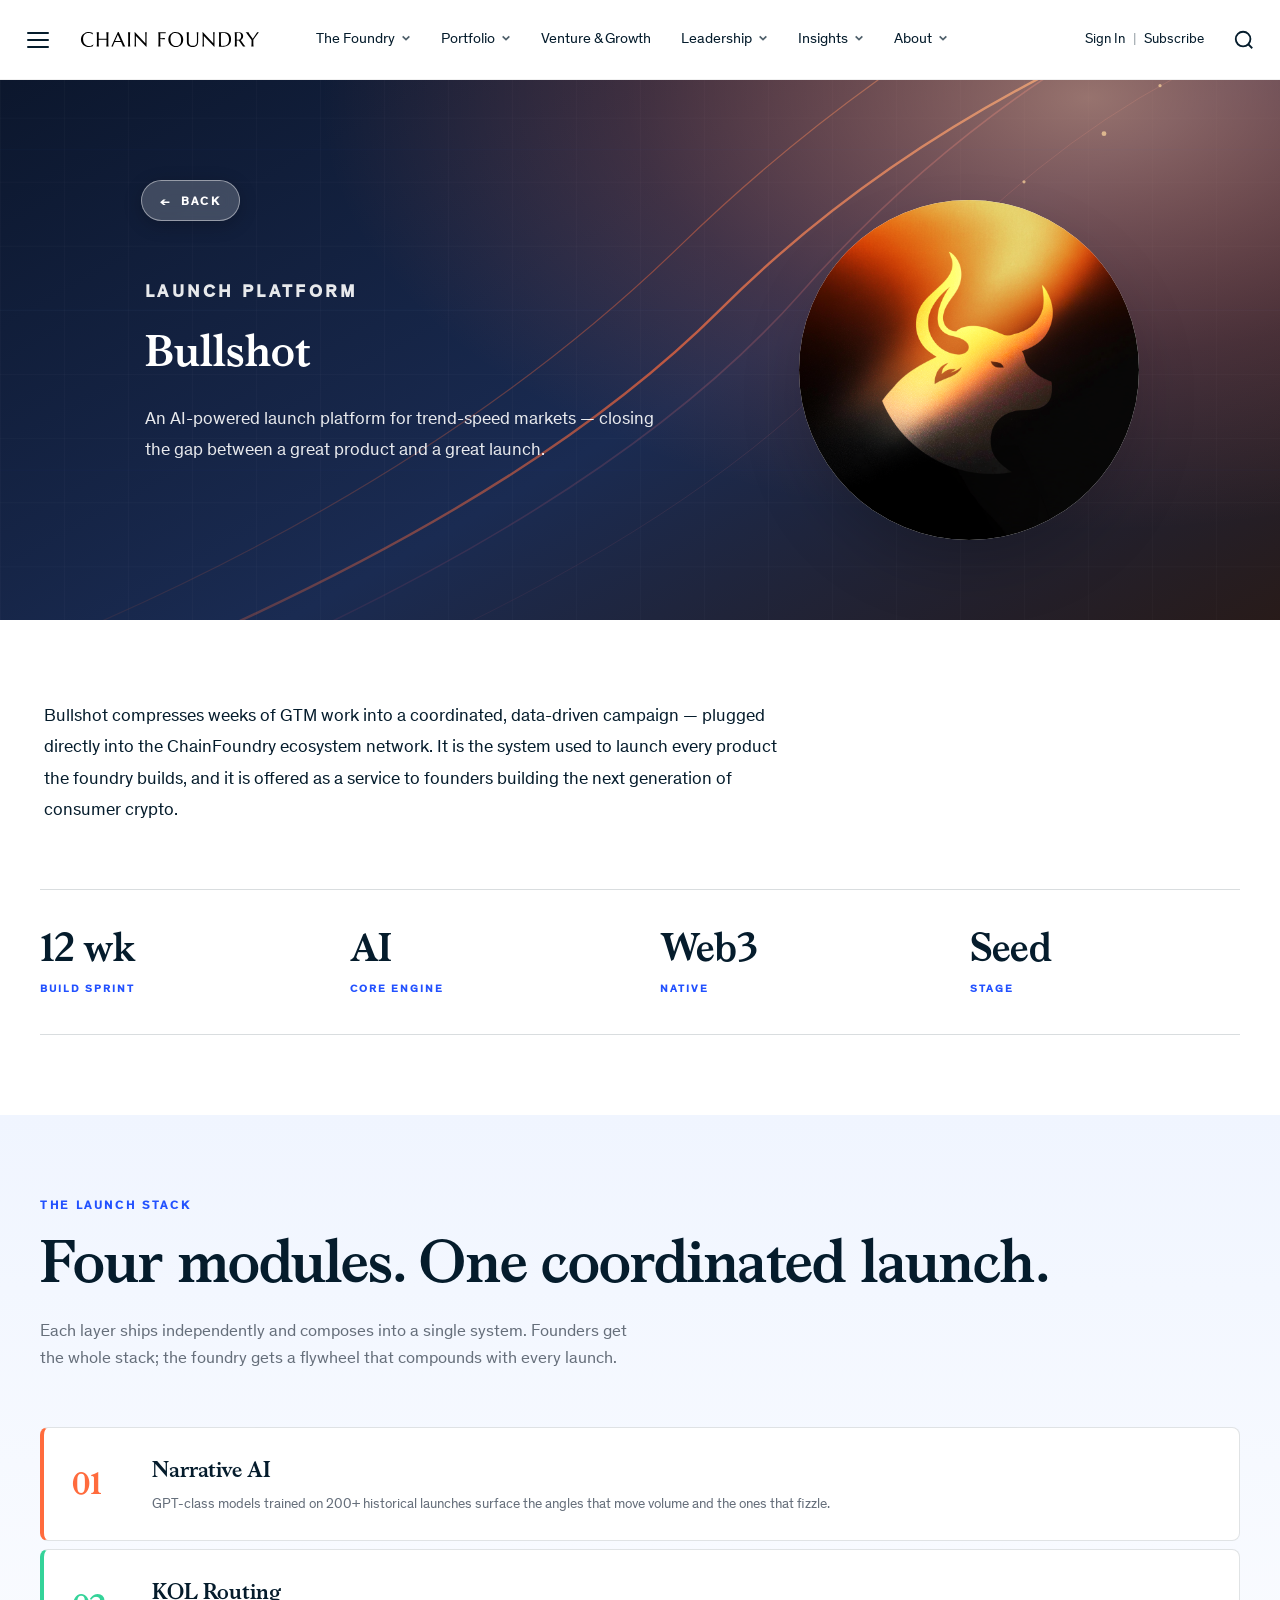
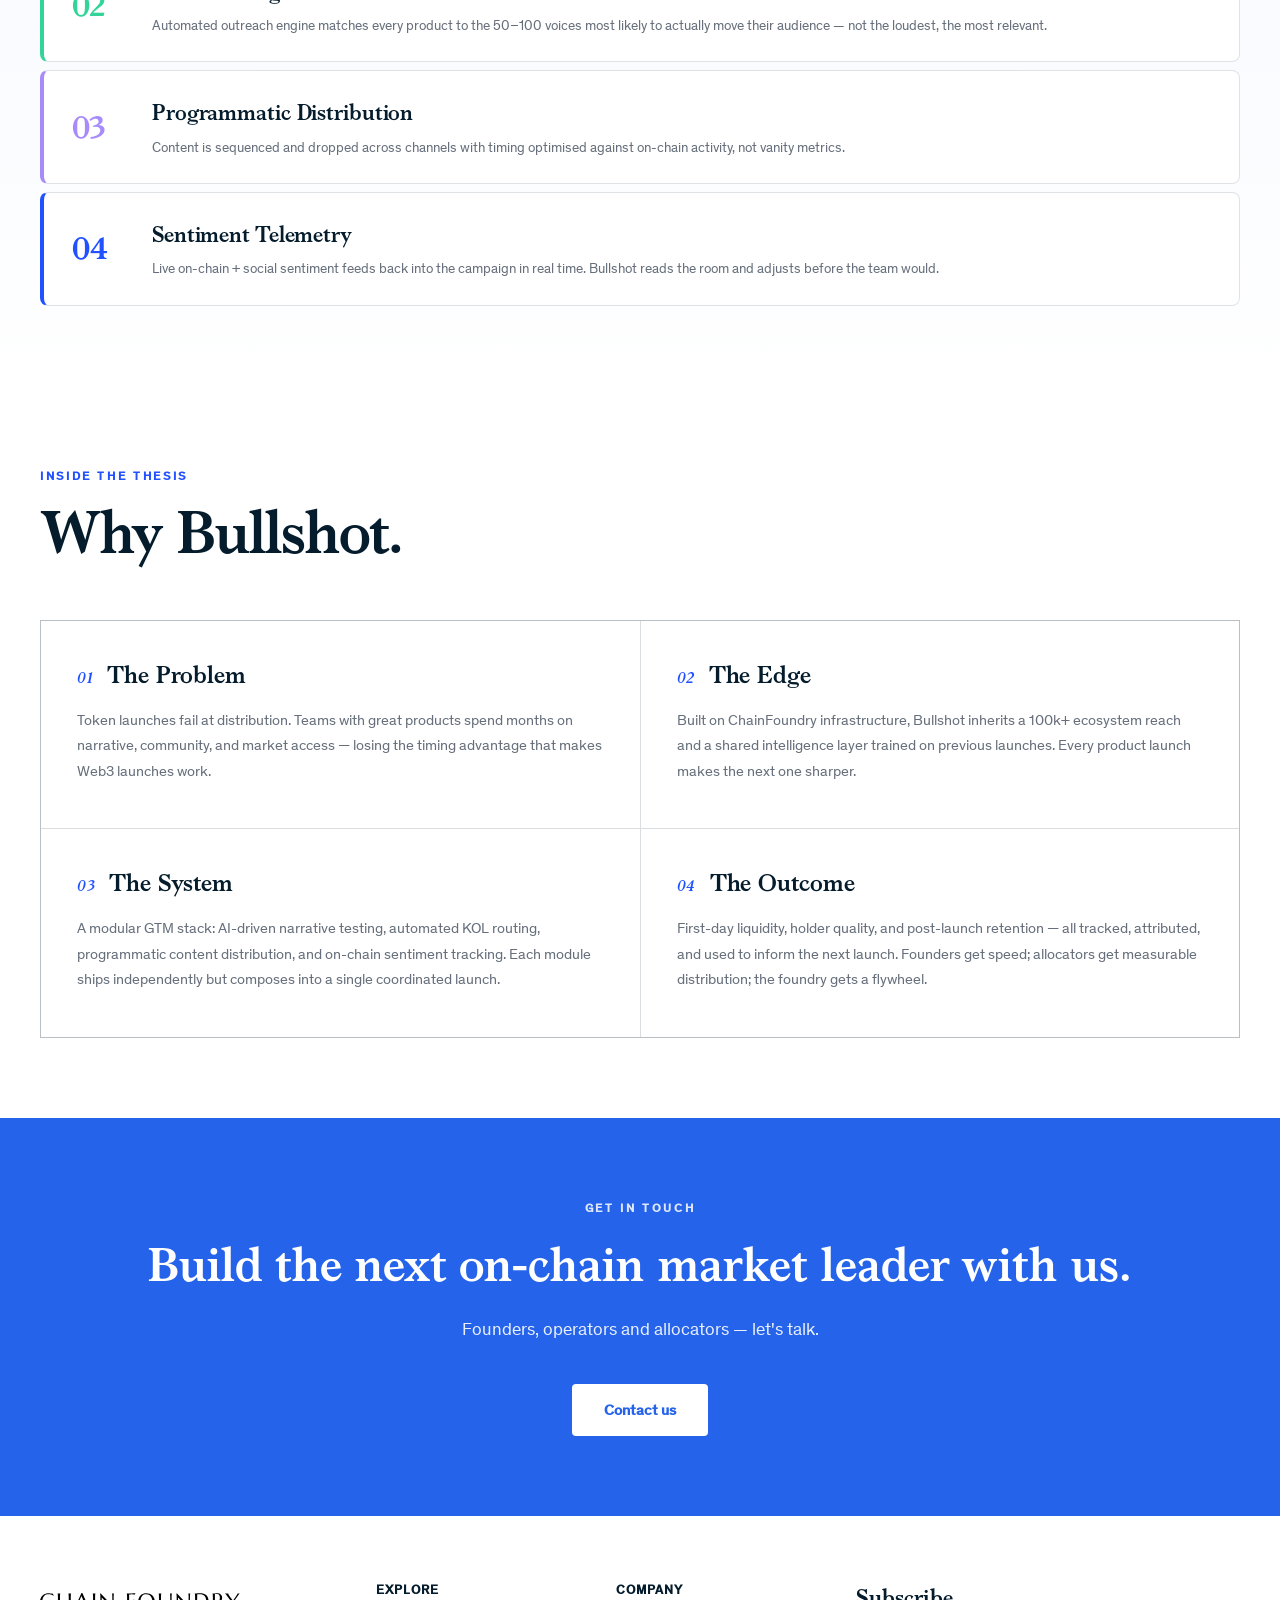
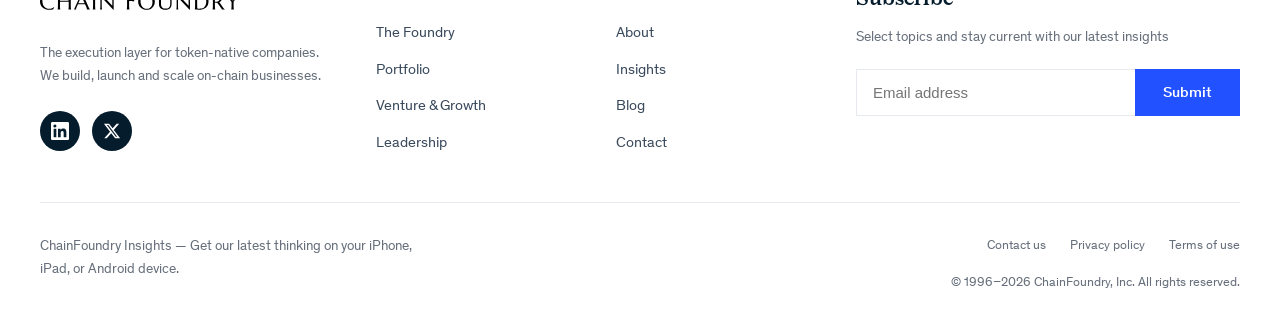
<file: portfolio/bullshot/index.html>
<!doctype html>
<html lang="en">
<head>
  <meta charset="utf-8">
  <meta name="viewport" content="width=device-width, initial-scale=1">
  <title>Bullshot | ChainFoundry</title>
  <meta name="description" content="An AI-powered launch platform for trend-speed markets.">
  <link rel="icon" type="image/svg+xml" href="../../cf_logo.svg">
  <link rel="stylesheet" href="../../css/main.css">
</head>
<body>

  <!-- ==================== HEADER ==================== -->
  <header class="site-header header--light" id="site-header">
    <div class="site-header__inner">
      <!-- Left: Hamburger + Logo + Nav -->
      <div class="site-header__left">
        <button class="hamburger" id="hamburger-btn" aria-label="Open menu" aria-expanded="false" aria-controls="mega-menu">
          <span></span><span></span><span></span>
        </button>
        <a href="../../index.html" class="site-logo">ChainFoundry</a>
        <nav class="desktop-nav" aria-label="Primary">
        <ul class="desktop-nav__list">
          <li class="desktop-nav__item">
            <a href="../../foundry/index.html" class="desktop-nav__link">
              The Foundry
              <svg class="desktop-nav__chevron" viewBox="0 0 12 12" fill="none" stroke="currentColor" stroke-width="2"><path d="M2 4l4 4 4-4"/></svg>
            </a>
            <div class="desktop-nav__dropdown">
              <div class="dropdown__inner">
                <a href="../../foundry/index.html" class="dropdown__header">
                  The Foundry
                  <svg viewBox="0 0 24 24" fill="none" stroke="currentColor" stroke-width="2"><path d="M5 12h14M12 5l7 7-7 7"/></svg>
                </a>
                <div class="dropdown__grid">
                  <a href="../../foundry/index.html" class="dropdown__link">Family Advisory</a>
                  <a href="../../foundry/index.html" class="dropdown__link">Investment Portfolios</a>
                  <a href="../../foundry/index.html" class="dropdown__link">Client Log-In</a>
                </div>
              </div>
            </div>
          </li>
          <li class="desktop-nav__item">
            <a href="../../portfolio/index.html" class="desktop-nav__link">
              Portfolio
              <svg class="desktop-nav__chevron" viewBox="0 0 12 12" fill="none" stroke="currentColor" stroke-width="2"><path d="M2 4l4 4 4-4"/></svg>
            </a>
            <div class="desktop-nav__dropdown">
              <div class="dropdown__inner">
                <a href="../../portfolio/index.html" class="dropdown__header">
                  Portfolio
                  <svg viewBox="0 0 24 24" fill="none" stroke="currentColor" stroke-width="2"><path d="M5 12h14M12 5l7 7-7 7"/></svg>
                </a>
                <div class="dropdown__grid dropdown__grid--2">
                  <a href="../../portfolio/bullshot/index.html" class="dropdown__link">Bullshot</a>
                  <a href="../../portfolio/bduck/index.html" class="dropdown__link">B.Duck</a>
                  <a href="../../portfolio/zappy/index.html" class="dropdown__link">Zappy</a>
                  <a href="../../portfolio/oraclex/index.html" class="dropdown__link">OracleX</a>
                </div>
              </div>
            </div>
          </li>
          <li class="desktop-nav__item">
            <a href="../../venture-growth/index.html" class="desktop-nav__link">Venture &amp; Growth</a>
          </li>
          <li class="desktop-nav__item">
            <a href="../../leadership/index.html" class="desktop-nav__link">
              Leadership
              <svg class="desktop-nav__chevron" viewBox="0 0 12 12" fill="none" stroke="currentColor" stroke-width="2"><path d="M2 4l4 4 4-4"/></svg>
            </a>
            <div class="desktop-nav__dropdown">
              <div class="dropdown__inner">
                <a href="../../leadership/index.html" class="dropdown__header">
                  Leadership
                  <svg viewBox="0 0 24 24" fill="none" stroke="currentColor" stroke-width="2"><path d="M5 12h14M12 5l7 7-7 7"/></svg>
                </a>
                <div class="dropdown__grid dropdown__grid--2">
                  <a href="../../leadership/index.html" class="dropdown__link">Founders</a>
                  <a href="../../leadership/index.html" class="dropdown__link">Partners</a>
                  <a href="../../leadership/index.html" class="dropdown__link">Half a Billion</a>
                  <a href="../../leadership/index.html" class="dropdown__link">Insights</a>
                </div>
              </div>
            </div>
          </li>
          <li class="desktop-nav__item">
            <a href="../../insights/index.html" class="desktop-nav__link">
              Insights
              <svg class="desktop-nav__chevron" viewBox="0 0 12 12" fill="none" stroke="currentColor" stroke-width="2"><path d="M2 4l4 4 4-4"/></svg>
            </a>
            <div class="desktop-nav__dropdown">
              <div class="dropdown__inner">
                <a href="../../insights/index.html" class="dropdown__header">
                  Insights
                  <svg viewBox="0 0 24 24" fill="none" stroke="currentColor" stroke-width="2"><path d="M5 12h14M12 5l7 7-7 7"/></svg>
                </a>
                <div class="dropdown__grid dropdown__grid--2">
                  <a href="../../insights/index.html" class="dropdown__link">News</a>
                  <a href="../../insights/index.html" class="dropdown__link">Press</a>
                  <a href="../../insights/index.html" class="dropdown__link">Reports</a>
                  <a href="../../insights/index.html" class="dropdown__link">Podcasts</a>
                </div>
              </div>
            </div>
          </li>
          <li class="desktop-nav__item">
            <a href="../../about/index.html" class="desktop-nav__link">
              About
              <svg class="desktop-nav__chevron" viewBox="0 0 12 12" fill="none" stroke="currentColor" stroke-width="2"><path d="M2 4l4 4 4-4"/></svg>
            </a>
            <div class="desktop-nav__dropdown">
              <div class="dropdown__inner">
                <a href="../../about/index.html" class="dropdown__header">
                  About
                  <svg viewBox="0 0 24 24" fill="none" stroke="currentColor" stroke-width="2"><path d="M5 12h14M12 5l7 7-7 7"/></svg>
                </a>
                <div class="dropdown__grid dropdown__grid--2">
                  <a href="../../about/index.html" class="dropdown__link">Our Story</a>
                  <a href="../../about/index.html" class="dropdown__link">Team</a>
                  <a href="../../about/index.html" class="dropdown__link">Contact</a>
                </div>
              </div>
            </div>
          </li>
        </ul>
      </nav>
      </div>

      <!-- Right: Auth + Search -->
      <div class="site-header__right">
        <div class="header-auth">
          <a href="#">Sign In</a>
          <span class="header-auth__divider">|</span>
          <a href="#">Subscribe</a>
        </div>
        <button class="header-search-btn" aria-label="Search">
          <svg viewBox="0 0 24 24" fill="none" stroke="currentColor" stroke-width="2">
            <circle cx="11" cy="11" r="8"/><path d="M21 21l-4.35-4.35"/>
          </svg>
        </button>
      </div>
    </div>
  </header>

  <!-- ==================== MEGA MENU ==================== -->
  <div class="mega-menu-backdrop" id="mega-menu-backdrop"></div>
  <div class="mega-menu" id="mega-menu" aria-hidden="true">
    <div class="mega-menu__inner">
      <!-- Left Sidebar -->
      <div class="mega-menu__sidebar">
        <div class="mega-menu__top">
          <button class="mega-menu__close" id="mega-menu-close" aria-label="Close menu">
            <span></span>
            <span></span>
          </button>
          <div class="mega-menu__top-divider"></div>
          <a href="../../index.html" class="mega-menu__logo">ChainFoundry</a>
        </div>
        <nav class="mega-menu__nav" aria-label="Mobile">
          <button class="mega-menu__item is-active" data-panel="foundry">
            The Foundry
            <svg class="mega-menu__arrow" viewBox="0 0 24 24" fill="none" stroke="currentColor" stroke-width="2"><path d="M9 18l6-6-6-6"/></svg>
          </button>
          <button class="mega-menu__item" data-panel="portfolio">
            Portfolio
            <svg class="mega-menu__arrow" viewBox="0 0 24 24" fill="none" stroke="currentColor" stroke-width="2"><path d="M9 18l6-6-6-6"/></svg>
          </button>
          <a href="../../venture-growth/index.html" class="mega-menu__item" data-panel="venture">
            Venture &amp; Growth
          </a>
          <button class="mega-menu__item" data-panel="leadership">
            Leadership
            <svg class="mega-menu__arrow" viewBox="0 0 24 24" fill="none" stroke="currentColor" stroke-width="2"><path d="M9 18l6-6-6-6"/></svg>
          </button>
          <button class="mega-menu__item" data-panel="insights">
            Insights
            <svg class="mega-menu__arrow" viewBox="0 0 24 24" fill="none" stroke="currentColor" stroke-width="2"><path d="M9 18l6-6-6-6"/></svg>
          </button>
          <button class="mega-menu__item" data-panel="about">
            About
            <svg class="mega-menu__arrow" viewBox="0 0 24 24" fill="none" stroke="currentColor" stroke-width="2"><path d="M9 18l6-6-6-6"/></svg>
          </button>
        </nav>
        <div class="mega-menu__footer">
          <a href="#">
            <svg viewBox="0 0 24 24" fill="none" stroke="currentColor" stroke-width="2"><path d="M20 21v-2a4 4 0 00-4-4H8a4 4 0 00-4 4v2"/><circle cx="12" cy="7" r="4"/></svg>
            Sign In
          </a>
          <a href="#">
            <svg viewBox="0 0 24 24" fill="none" stroke="currentColor" stroke-width="2"><rect x="2" y="4" width="20" height="16" rx="2"/><polyline points="22,6 12,13 2,6"/></svg>
            Email Subscriptions
          </a>
        </div>
      </div>

      <!-- Right Content Panels -->
      <div class="mega-menu__panel" id="mega-menu-panel">
        <div class="mega-panel is-active" id="panel-foundry">
          <a href="../../foundry/index.html" class="mega-panel__header">
            The Foundry
            <svg viewBox="0 0 24 24" fill="none" stroke="currentColor" stroke-width="2"><path d="M5 12h14M12 5l7 7-7 7"/></svg>
          </a>
          <div class="mega-panel__grid">
            <a href="../../foundry/index.html" class="mega-panel__link">Family Advisory</a>
            <a href="../../foundry/index.html" class="mega-panel__link">Investment Portfolios</a>
            <a href="../../foundry/index.html" class="mega-panel__link">Client Log-In</a>
          </div>
        </div>
        <div class="mega-panel" id="panel-portfolio">
          <a href="../../portfolio/index.html" class="mega-panel__header">
            Portfolio
            <svg viewBox="0 0 24 24" fill="none" stroke="currentColor" stroke-width="2"><path d="M5 12h14M12 5l7 7-7 7"/></svg>
          </a>
          <div class="mega-panel__grid">
            <a href="../../portfolio/bullshot/index.html" class="mega-panel__link">Bullshot</a>
            <a href="../../portfolio/bduck/index.html" class="mega-panel__link">B.Duck</a>
            <a href="../../portfolio/zappy/index.html" class="mega-panel__link">Zappy</a>
            <a href="../../portfolio/oraclex/index.html" class="mega-panel__link">OracleX</a>
          </div>
        </div>
        <div class="mega-panel" id="panel-venture">
          <a href="../../venture-growth/index.html" class="mega-panel__header">
            Venture &amp; Growth
            <svg viewBox="0 0 24 24" fill="none" stroke="currentColor" stroke-width="2"><path d="M5 12h14M12 5l7 7-7 7"/></svg>
          </a>
          <p class="mega-panel__desc">We help clients unlock the power of AI at scale, modernize technology delivery, and build new businesses to fuel growth.</p>
        </div>
        <div class="mega-panel" id="panel-leadership">
          <a href="../../leadership/index.html" class="mega-panel__header">
            Leadership
            <svg viewBox="0 0 24 24" fill="none" stroke="currentColor" stroke-width="2"><path d="M5 12h14M12 5l7 7-7 7"/></svg>
          </a>
          <div class="mega-panel__grid">
            <a href="../../leadership/index.html" class="mega-panel__link">Founders</a>
            <a href="../../leadership/index.html" class="mega-panel__link">Partners</a>
            <a href="../../leadership/index.html" class="mega-panel__link">Half a Billion</a>
            <a href="../../leadership/index.html" class="mega-panel__link">Insights</a>
          </div>
        </div>
        <div class="mega-panel" id="panel-insights">
          <a href="../../insights/index.html" class="mega-panel__header">
            Insights
            <svg viewBox="0 0 24 24" fill="none" stroke="currentColor" stroke-width="2"><path d="M5 12h14M12 5l7 7-7 7"/></svg>
          </a>
          <div class="mega-panel__grid">
            <a href="../../insights/index.html" class="mega-panel__link">News</a>
            <a href="../../insights/index.html" class="mega-panel__link">Press</a>
            <a href="../../insights/index.html" class="mega-panel__link">Reports</a>
            <a href="../../insights/index.html" class="mega-panel__link">Podcasts</a>
          </div>
        </div>
        <div class="mega-panel" id="panel-about">
          <a href="../../about/index.html" class="mega-panel__header">
            About
            <svg viewBox="0 0 24 24" fill="none" stroke="currentColor" stroke-width="2"><path d="M5 12h14M12 5l7 7-7 7"/></svg>
          </a>
          <div class="mega-panel__grid">
            <a href="../../about/index.html" class="mega-panel__link">Our Story</a>
            <a href="../../about/index.html" class="mega-panel__link">Team</a>
            <a href="../../about/index.html" class="mega-panel__link">Contact</a>
          </div>
        </div>
      </div>
    </div>
  </div>

  <main id="main-content">

    <!-- ==================== HERO BANNER ==================== -->
    <section class="cf-pp-banner cf-pp-banner--light" style="position:relative;overflow:hidden;background:transparent;">
      <div class="cf-pp-banner__bg" style="position:absolute;inset:0;z-index:0;">
        <picture style="display:block;width:100%;height:100%;">
          <source media="(max-width: 767px)" srcset="../../cf-images/cf_banner_bullshot_mobile.svg">
          <img src="../../cf-images/cf_banner_bullshot.svg" alt="" style="width:100%;height:100%;object-fit:cover;display:block;">
        </picture>
      </div>
      <div class="padding-global" style="position:relative;z-index:1;">
        <a href="../../portfolio/index.html" class="cf-pp-back-top">
          <span class="arrow">&larr;</span> Back
        </a>
        <div class="cf-pp-banner-grid">
          <div class="cf-pp-banner-text">
            <p class="cf-portfolio-eyebrow">Launch Platform</p>
            <h1 class="section__title" style="margin-top:20px;color:var(--white);">Bullshot</h1>
            <div style="margin-top:28px;">
              <p style="font-size:1.15rem;line-height:1.65;color:rgba(255,255,255,0.92);max-width:520px;">An AI-powered launch platform for trend-speed markets — closing the gap between a great product and a great launch.</p>
            </div>
          </div>
          <div class="cf-pp-banner-logo">
            <div class="cf-pp-circle">
              <img src="../../cf-images/cf_logo_bullshot.png" alt="Bullshot">
            </div>
          </div>
        </div>
      </div>
    </section>

    <!-- ==================== INTRO & STATS ==================== -->
    <section class="section cf-pp-section--white">
      <div class="container">
        <div class="cf-pp-intro">
          <p style="font-size:1.15rem;color:var(--navy);line-height:1.7;">Bullshot compresses weeks of GTM work into a coordinated, data-driven campaign — plugged directly into the ChainFoundry ecosystem network. It is the system used to launch every product the foundry builds, and it is offered as a service to founders building the next generation of consumer crypto.</p>
        </div>
        <div class="cf-pp-stats-rail" style="margin-top:64px;">
          <div>
            <div class="cf-pp-stat-v">12 wk</div>
            <div class="cf-pp-stat-l">Build sprint</div>
          </div>
          <div>
            <div class="cf-pp-stat-v">AI</div>
            <div class="cf-pp-stat-l">Core engine</div>
          </div>
          <div>
            <div class="cf-pp-stat-v">Web3</div>
            <div class="cf-pp-stat-l">Native</div>
          </div>
          <div>
            <div class="cf-pp-stat-v">Seed</div>
            <div class="cf-pp-stat-l">Stage</div>
          </div>
        </div>
      </div>
    </section>

    <!-- ==================== THE LAUNCH STACK ==================== -->
    <section class="section cf-pp-section--tint">
      <div class="container">
        <div class="cf-section-head" style="margin-bottom:16px;">
          <p class="cf-eyebrow">The launch stack</p>
          <h2>Four modules. One coordinated launch.</h2>
          <p class="cf-section-sub" style="margin-top:24px;">Each layer ships independently and composes into a single system. Founders get the whole stack; the foundry gets a flywheel that compounds with every launch.</p>
        </div>
        <div class="cf-bs-stack" style="margin-top:56px;">
          <div class="cf-bs-layer" style="--accent:#FF6B3D;">
            <div class="cf-bs-layer-n">01</div>
            <div class="cf-bs-layer-body">
              <h4>Narrative AI</h4>
              <p>GPT-class models trained on 200+ historical launches surface the angles that move volume and the ones that fizzle.</p>
            </div>
          </div>
          <div class="cf-bs-layer" style="--accent:#34D399;">
            <div class="cf-bs-layer-n">02</div>
            <div class="cf-bs-layer-body">
              <h4>KOL Routing</h4>
              <p>Automated outreach engine matches every product to the 50–100 voices most likely to actually move their audience — not the loudest, the most relevant.</p>
            </div>
          </div>
          <div class="cf-bs-layer" style="--accent:#A78BFA;">
            <div class="cf-bs-layer-n">03</div>
            <div class="cf-bs-layer-body">
              <h4>Programmatic Distribution</h4>
              <p>Content is sequenced and dropped across channels with timing optimised against on-chain activity, not vanity metrics.</p>
            </div>
          </div>
          <div class="cf-bs-layer" style="--accent:var(--blue);">
            <div class="cf-bs-layer-n">04</div>
            <div class="cf-bs-layer-body">
              <h4>Sentiment Telemetry</h4>
              <p>Live on-chain + social sentiment feeds back into the campaign in real time. Bullshot reads the room and adjusts before the team would.</p>
            </div>
          </div>
        </div>
      </div>
    </section>

    <!-- ==================== THESIS PILLARS ==================== -->
    <section class="section cf-pp-section--white">
      <div class="container">
        <div class="cf-section-head" style="margin-bottom:16px;">
          <p class="cf-eyebrow">Inside the thesis</p>
          <h2>Why Bullshot.</h2>
        </div>
        <div class="cf-pp-pillars" style="margin-top:56px;">
          <div class="cf-pp-pillar-cell">
            <div class="cf-pp-pillar-head">
              <span class="cf-pp-pillar-n">01</span>
              <h3 class="cf-pp-pillar-t">The Problem</h3>
            </div>
            <p class="cf-pp-pillar-b">Token launches fail at distribution. Teams with great products spend months on narrative, community, and market access — losing the timing advantage that makes Web3 launches work.</p>
          </div>
          <div class="cf-pp-pillar-cell">
            <div class="cf-pp-pillar-head">
              <span class="cf-pp-pillar-n">02</span>
              <h3 class="cf-pp-pillar-t">The Edge</h3>
            </div>
            <p class="cf-pp-pillar-b">Built on ChainFoundry infrastructure, Bullshot inherits a 100k+ ecosystem reach and a shared intelligence layer trained on previous launches. Every product launch makes the next one sharper.</p>
          </div>
          <div class="cf-pp-pillar-cell">
            <div class="cf-pp-pillar-head">
              <span class="cf-pp-pillar-n">03</span>
              <h3 class="cf-pp-pillar-t">The System</h3>
            </div>
            <p class="cf-pp-pillar-b">A modular GTM stack: AI-driven narrative testing, automated KOL routing, programmatic content distribution, and on-chain sentiment tracking. Each module ships independently but composes into a single coordinated launch.</p>
          </div>
          <div class="cf-pp-pillar-cell">
            <div class="cf-pp-pillar-head">
              <span class="cf-pp-pillar-n">04</span>
              <h3 class="cf-pp-pillar-t">The Outcome</h3>
            </div>
            <p class="cf-pp-pillar-b">First-day liquidity, holder quality, and post-launch retention — all tracked, attributed, and used to inform the next launch. Founders get speed; allocators get measurable distribution; the foundry gets a flywheel.</p>
          </div>
        </div>
      </div>
    </section>

    <!-- ==================== CTA SECTION ==================== -->
    <section class="section cf-pp-section--blue">
      <div class="container" style="text-align:center;">
        <p class="cf-eyebrow" style="margin-bottom:20px;color:rgba(255,255,255,0.85);">Get in touch</p>
        <h2 style="font-family:var(--font-serif);font-size:clamp(2rem,4vw,3rem);line-height:1.15;margin-bottom:24px;color:var(--white);">Build the next on-chain market leader with us.</h2>
        <p style="font-size:1.1rem;line-height:1.6;color:rgba(255,255,255,0.9);margin-bottom:40px;max-width:540px;margin-left:auto;margin-right:auto;">Founders, operators and allocators — let's talk.</p>
        <a href="#" class="cf-pp-cta-btn">Contact us</a>
      </div>
    </section>

  </main>

  <!-- ==================== FOOTER ==================== -->
  <footer class="site-footer">
    <div class="footer-main">
      <div class="footer-brand">
        <a href="../../index.html" class="footer-brand__logo">ChainFoundry</a>
        <p class="footer-brand__desc">The execution layer for token-native companies. We build, launch and scale on-chain businesses.</p>
        <div class="footer-social">
          <a href="#" aria-label="LinkedIn">
            <svg viewBox="0 0 24 24"><path d="M20.45 20.45h-3.56V14.9c0-1.32-.02-3.02-1.84-3.02-1.84 0-2.13 1.44-2.13 2.92v5.65H9.36V9h3.42v1.56h.05a3.75 3.75 0 013.38-1.86c3.62 0 4.29 2.38 4.29 5.48v6.27zM5.34 7.43a2.07 2.07 0 110-4.13 2.07 2.07 0 010 4.13zM7.12 20.45H3.56V9h3.56v11.45zM22.23 0H1.77C.79 0 0 .77 0 1.72v20.56C0 23.23.79 24 1.77 24h20.46c.98 0 1.77-.77 1.77-1.72V1.72C24 .77 23.21 0 22.23 0z"/></svg>
          </a>
          <a href="#" aria-label="Twitter / X">
            <svg viewBox="0 0 24 24"><path d="M18.244 2.25h3.308l-7.227 8.26 8.502 11.24H16.17l-5.214-6.817L4.99 21.75H1.68l7.73-8.835L1.254 2.25H8.08l4.713 6.231zM17.083 19.77h1.833L7.084 4.126H5.117z"/></svg>
          </a>
        </div>
      </div>
      <div class="footer-col">
        <h4>Explore</h4>
        <ul>
          <li><a href="../../foundry/index.html">The Foundry</a></li>
          <li><a href="../../portfolio/index.html">Portfolio</a></li>
          <li><a href="../../venture-growth/index.html">Venture &amp; Growth</a></li>
          <li><a href="../../leadership/index.html">Leadership</a></li>
        </ul>
      </div>
      <div class="footer-col">
        <h4>Company</h4>
        <ul>
          <li><a href="../../about/index.html">About</a></li>
          <li><a href="../../insights/index.html">Insights</a></li>
          <li><a href="../../blog/index.html">Blog</a></li>
          <li><a href="#">Contact</a></li>
        </ul>
      </div>
      <div class="footer-subscribe">
        <h4>Subscribe</h4>
        <p>Select topics and stay current with our latest insights</p>
        <form class="footer-subscribe__form" onsubmit="event.preventDefault();">
          <input type="email" placeholder="Email address" aria-label="Email address">
          <button type="submit">Submit</button>
        </form>
      </div>
    </div>
    <div class="footer-divider"><div class="footer-divider__line"></div></div>
    <div class="footer-bottom">
      <div class="footer-bottom__left">
        <p class="footer-app-text">ChainFoundry Insights — Get our latest thinking on your iPhone, iPad, or Android device.</p>
      </div>
      <div class="footer-bottom__right">
        <div class="footer-legal">
          <a href="#">Contact us</a>
          <a href="#">Privacy policy</a>
          <a href="#">Terms of use</a>
        </div>
        <p class="footer-copyright">&copy; 1996&ndash;2026 ChainFoundry, Inc. All rights reserved.</p>
      </div>
    </div>
  </footer>

  <script src="../../js/main.js"></script>
</body>
</html>
</file>
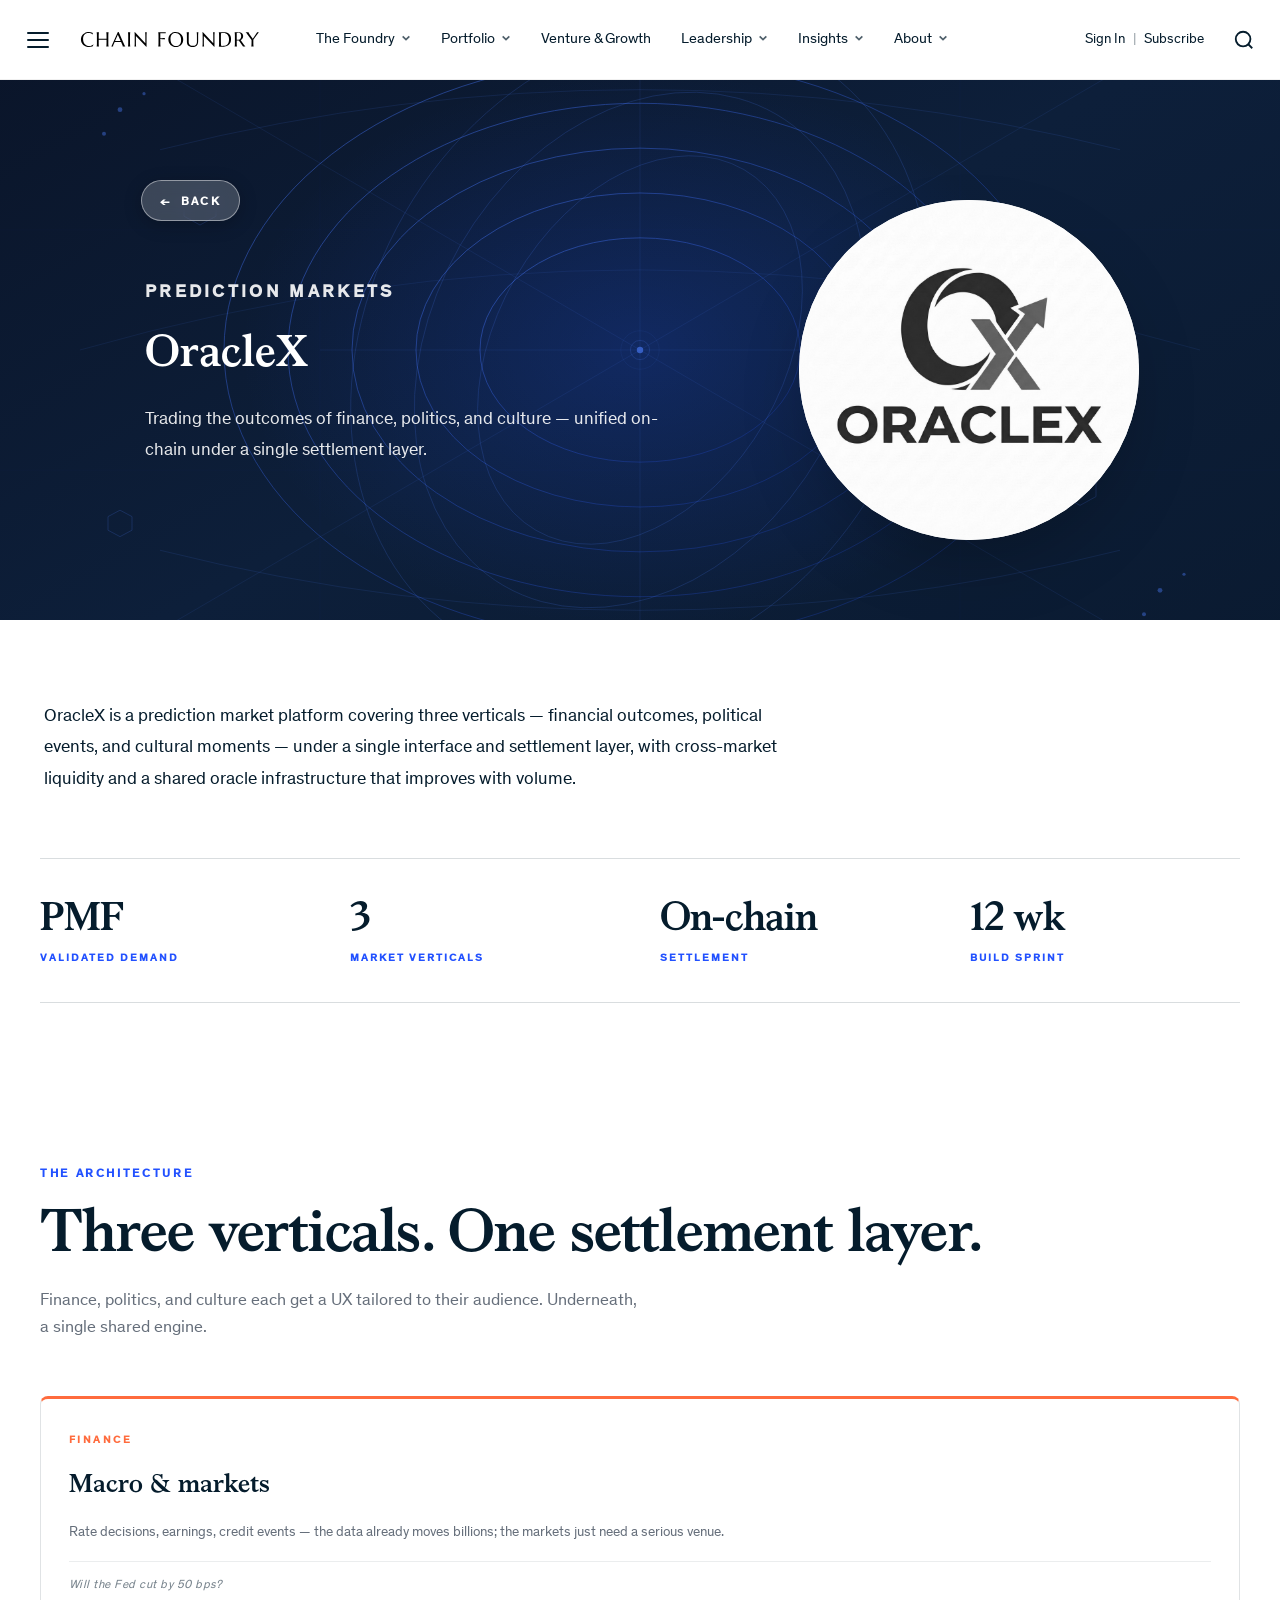
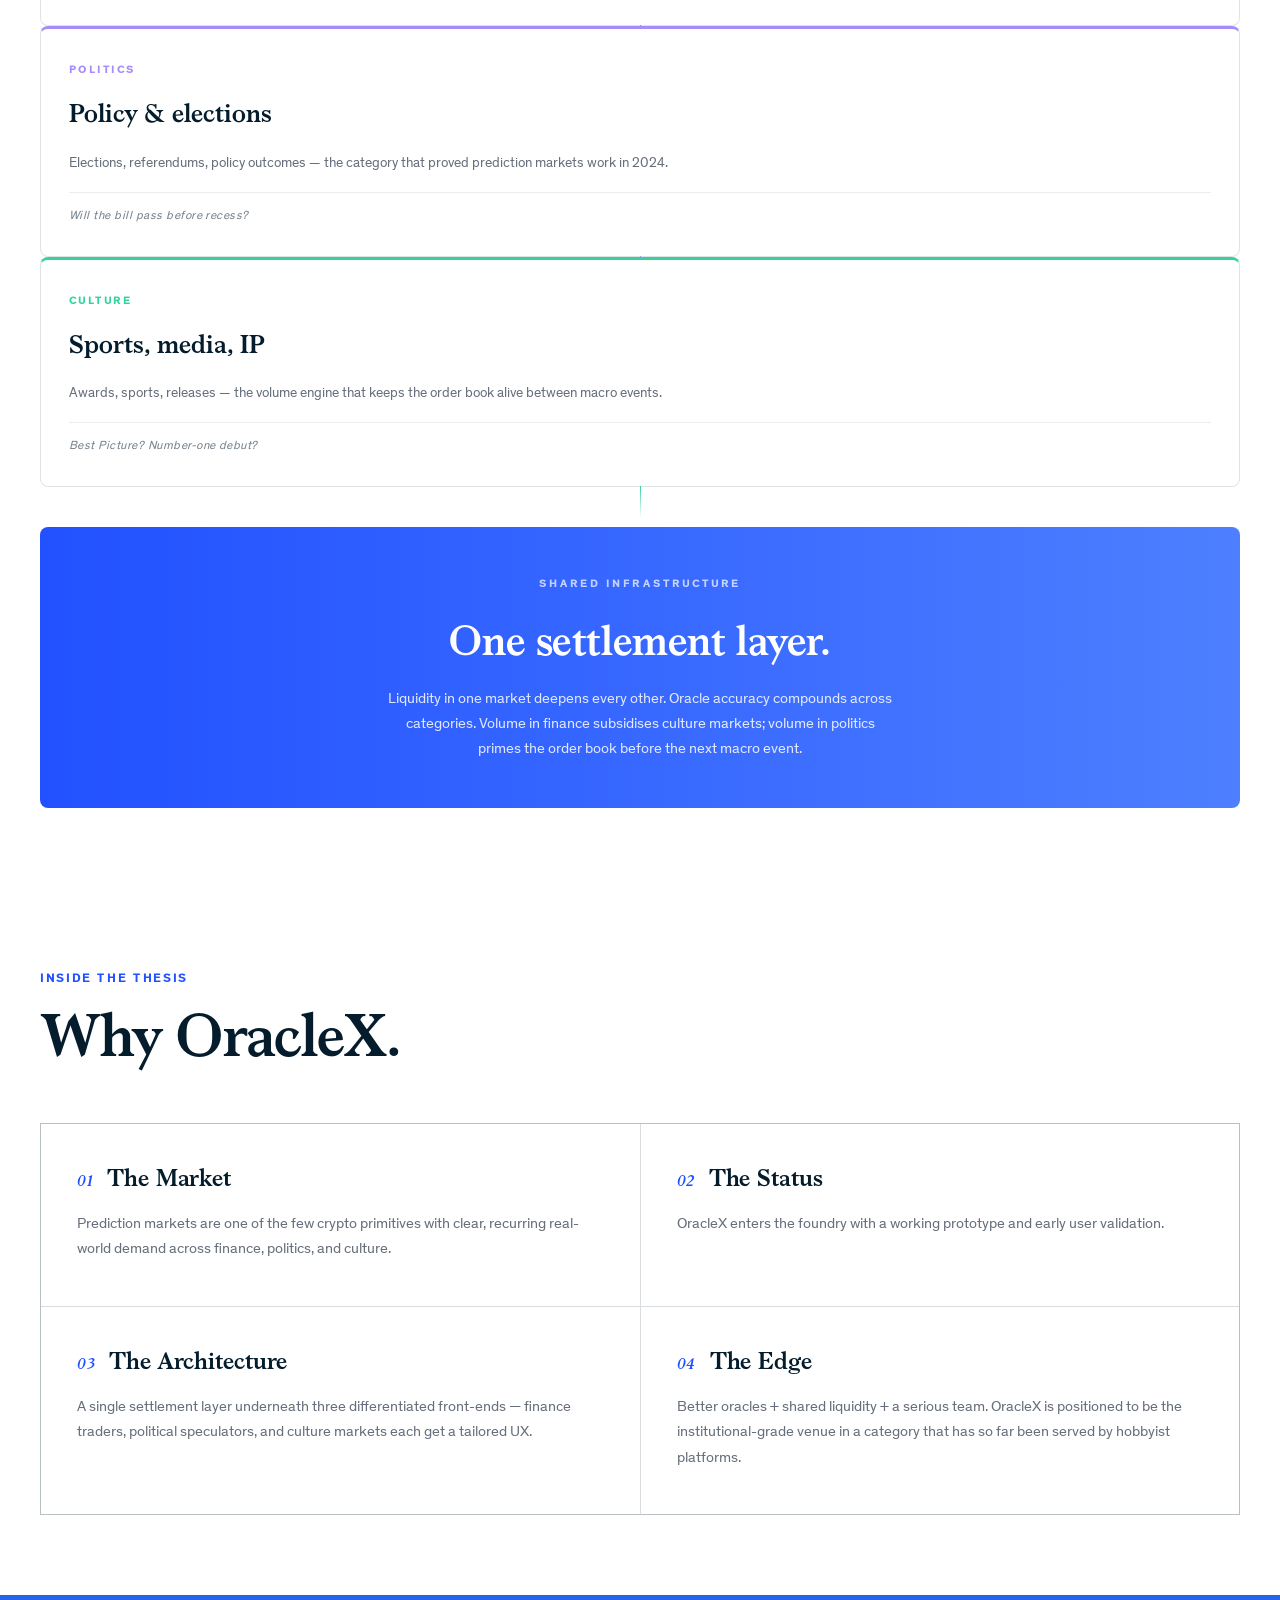
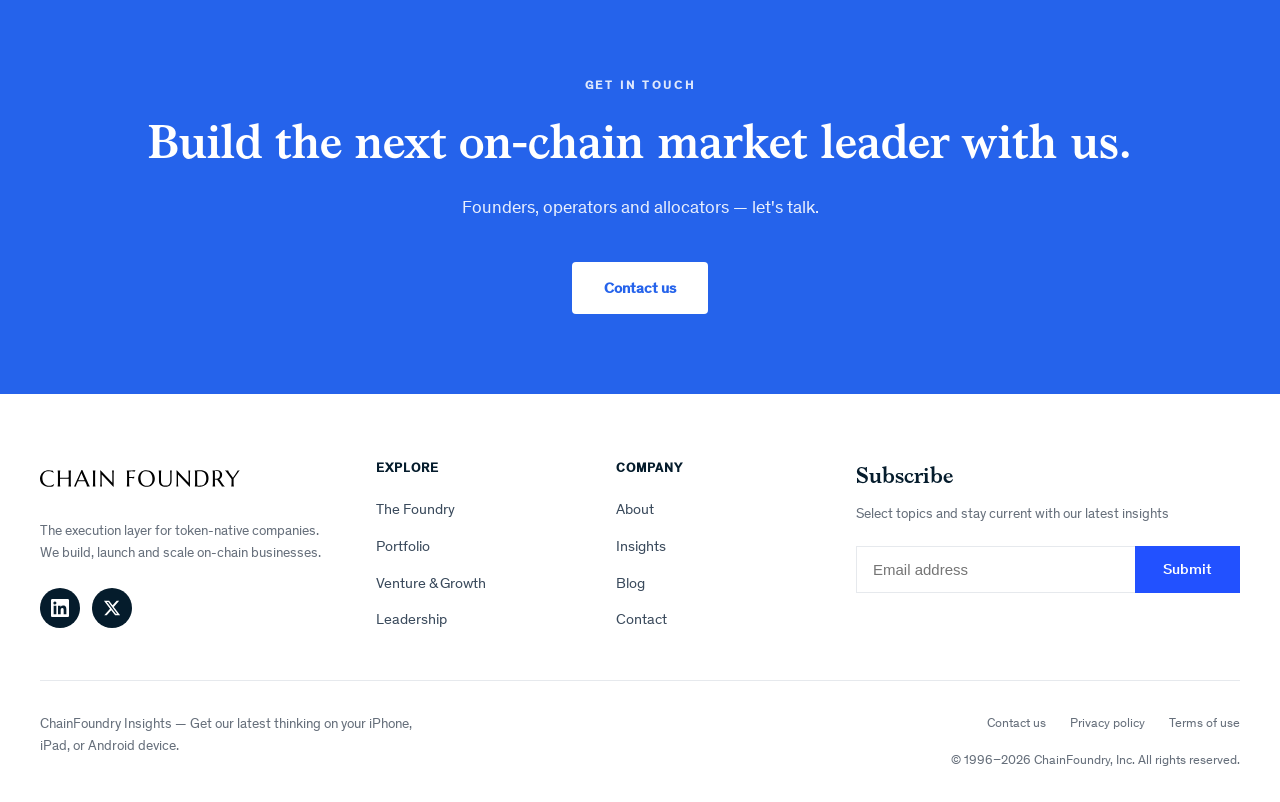
<file: portfolio/oraclex/index.html>
<!doctype html>
<html lang="en">
<head>
  <meta charset="utf-8">
  <meta name="viewport" content="width=device-width, initial-scale=1">
  <title>OracleX | ChainFoundry</title>
  <meta name="description" content="Prediction markets unified under one settlement layer.">
  <link rel="icon" type="image/svg+xml" href="../../cf_logo.svg">
  <link rel="stylesheet" href="../../css/main.css">
</head>
<body>

  <!-- ==================== HEADER ==================== -->
  <header class="site-header header--light" id="site-header">
    <div class="site-header__inner">
      <div class="site-header__left">
        <button class="hamburger" id="hamburger-btn" aria-label="Open menu" aria-expanded="false" aria-controls="mega-menu">
          <span></span><span></span><span></span>
        </button>
        <a href="../../index.html" class="site-logo">ChainFoundry</a>
        <nav class="desktop-nav" aria-label="Primary">
        <ul class="desktop-nav__list">
          <li class="desktop-nav__item">
            <a href="../../foundry/index.html" class="desktop-nav__link">
              The Foundry
              <svg class="desktop-nav__chevron" viewBox="0 0 12 12" fill="none" stroke="currentColor" stroke-width="2"><path d="M2 4l4 4 4-4"/></svg>
            </a>
            <div class="desktop-nav__dropdown">
              <div class="dropdown__inner">
                <a href="../../foundry/index.html" class="dropdown__header">
                  The Foundry
                  <svg viewBox="0 0 24 24" fill="none" stroke="currentColor" stroke-width="2"><path d="M5 12h14M12 5l7 7-7 7"/></svg>
                </a>
                <div class="dropdown__grid">
                  <a href="../../foundry/index.html" class="dropdown__link">Family Advisory</a>
                  <a href="../../foundry/index.html" class="dropdown__link">Investment Portfolios</a>
                  <a href="../../foundry/index.html" class="dropdown__link">Client Log-In</a>
                </div>
              </div>
            </div>
          </li>
          <li class="desktop-nav__item">
            <a href="../../portfolio/index.html" class="desktop-nav__link">
              Portfolio
              <svg class="desktop-nav__chevron" viewBox="0 0 12 12" fill="none" stroke="currentColor" stroke-width="2"><path d="M2 4l4 4 4-4"/></svg>
            </a>
            <div class="desktop-nav__dropdown">
              <div class="dropdown__inner">
                <a href="../../portfolio/index.html" class="dropdown__header">
                  Portfolio
                  <svg viewBox="0 0 24 24" fill="none" stroke="currentColor" stroke-width="2"><path d="M5 12h14M12 5l7 7-7 7"/></svg>
                </a>
                <div class="dropdown__grid dropdown__grid--2">
                  <a href="../../portfolio/bullshot/index.html" class="dropdown__link">Bullshot</a>
                  <a href="../../portfolio/bduck/index.html" class="dropdown__link">B.Duck</a>
                  <a href="../../portfolio/zappy/index.html" class="dropdown__link">Zappy</a>
                  <a href="../../portfolio/oraclex/index.html" class="dropdown__link">OracleX</a>
                </div>
              </div>
            </div>
          </li>
          <li class="desktop-nav__item">
            <a href="../../venture-growth/index.html" class="desktop-nav__link">Venture &amp; Growth</a>
          </li>
          <li class="desktop-nav__item">
            <a href="../../leadership/index.html" class="desktop-nav__link">
              Leadership
              <svg class="desktop-nav__chevron" viewBox="0 0 12 12" fill="none" stroke="currentColor" stroke-width="2"><path d="M2 4l4 4 4-4"/></svg>
            </a>
            <div class="desktop-nav__dropdown">
              <div class="dropdown__inner">
                <a href="../../leadership/index.html" class="dropdown__header">
                  Leadership
                  <svg viewBox="0 0 24 24" fill="none" stroke="currentColor" stroke-width="2"><path d="M5 12h14M12 5l7 7-7 7"/></svg>
                </a>
                <div class="dropdown__grid dropdown__grid--2">
                  <a href="../../leadership/index.html" class="dropdown__link">Founders</a>
                  <a href="../../leadership/index.html" class="dropdown__link">Partners</a>
                  <a href="../../leadership/index.html" class="dropdown__link">Half a Billion</a>
                  <a href="../../leadership/index.html" class="dropdown__link">Insights</a>
                </div>
              </div>
            </div>
          </li>
          <li class="desktop-nav__item">
            <a href="../../insights/index.html" class="desktop-nav__link">
              Insights
              <svg class="desktop-nav__chevron" viewBox="0 0 12 12" fill="none" stroke="currentColor" stroke-width="2"><path d="M2 4l4 4 4-4"/></svg>
            </a>
            <div class="desktop-nav__dropdown">
              <div class="dropdown__inner">
                <a href="../../insights/index.html" class="dropdown__header">
                  Insights
                  <svg viewBox="0 0 24 24" fill="none" stroke="currentColor" stroke-width="2"><path d="M5 12h14M12 5l7 7-7 7"/></svg>
                </a>
                <div class="dropdown__grid dropdown__grid--2">
                  <a href="../../insights/index.html" class="dropdown__link">News</a>
                  <a href="../../insights/index.html" class="dropdown__link">Press</a>
                  <a href="../../insights/index.html" class="dropdown__link">Reports</a>
                  <a href="../../insights/index.html" class="dropdown__link">Podcasts</a>
                </div>
              </div>
            </div>
          </li>
          <li class="desktop-nav__item">
            <a href="../../about/index.html" class="desktop-nav__link">
              About
              <svg class="desktop-nav__chevron" viewBox="0 0 12 12" fill="none" stroke="currentColor" stroke-width="2"><path d="M2 4l4 4 4-4"/></svg>
            </a>
            <div class="desktop-nav__dropdown">
              <div class="dropdown__inner">
                <a href="../../about/index.html" class="dropdown__header">
                  About
                  <svg viewBox="0 0 24 24" fill="none" stroke="currentColor" stroke-width="2"><path d="M5 12h14M12 5l7 7-7 7"/></svg>
                </a>
                <div class="dropdown__grid dropdown__grid--2">
                  <a href="../../about/index.html" class="dropdown__link">Our Story</a>
                  <a href="../../about/index.html" class="dropdown__link">Team</a>
                  <a href="../../about/index.html" class="dropdown__link">Contact</a>
                </div>
              </div>
            </div>
          </li>
        </ul>
      </nav>
      </div>
      <div class="site-header__right">
        <div class="header-auth">
          <a href="#">Sign In</a>
          <span class="header-auth__divider">|</span>
          <a href="#">Subscribe</a>
        </div>
        <button class="header-search-btn" aria-label="Search">
          <svg viewBox="0 0 24 24" fill="none" stroke="currentColor" stroke-width="2">
            <circle cx="11" cy="11" r="8"/><path d="M21 21l-4.35-4.35"/>
          </svg>
        </button>
      </div>
    </div>
  </header>

  <!-- ==================== MEGA MENU ==================== -->
  <div class="mega-menu-backdrop" id="mega-menu-backdrop"></div>
  <div class="mega-menu" id="mega-menu" aria-hidden="true">
    <div class="mega-menu__inner">
      <div class="mega-menu__sidebar">
        <div class="mega-menu__top">
          <button class="mega-menu__close" id="mega-menu-close" aria-label="Close menu">
            <span></span><span></span>
          </button>
          <div class="mega-menu__top-divider"></div>
          <a href="../../index.html" class="mega-menu__logo">ChainFoundry</a>
        </div>
        <nav class="mega-menu__nav" aria-label="Mobile">
          <button class="mega-menu__item is-active" data-panel="foundry">
            The Foundry
            <svg class="mega-menu__arrow" viewBox="0 0 24 24" fill="none" stroke="currentColor" stroke-width="2"><path d="M9 18l6-6-6-6"/></svg>
          </button>
          <button class="mega-menu__item" data-panel="portfolio">
            Portfolio
            <svg class="mega-menu__arrow" viewBox="0 0 24 24" fill="none" stroke="currentColor" stroke-width="2"><path d="M9 18l6-6-6-6"/></svg>
          </button>
          <a href="../../venture-growth/index.html" class="mega-menu__item" data-panel="venture">
            Venture &amp; Growth
          </a>
          <button class="mega-menu__item" data-panel="leadership">
            Leadership
            <svg class="mega-menu__arrow" viewBox="0 0 24 24" fill="none" stroke="currentColor" stroke-width="2"><path d="M9 18l6-6-6-6"/></svg>
          </button>
          <button class="mega-menu__item" data-panel="insights">
            Insights
            <svg class="mega-menu__arrow" viewBox="0 0 24 24" fill="none" stroke="currentColor" stroke-width="2"><path d="M9 18l6-6-6-6"/></svg>
          </button>
          <button class="mega-menu__item" data-panel="about">
            About
            <svg class="mega-menu__arrow" viewBox="0 0 24 24" fill="none" stroke="currentColor" stroke-width="2"><path d="M9 18l6-6-6-6"/></svg>
          </button>
        </nav>
        <div class="mega-menu__footer">
          <a href="#">
            <svg viewBox="0 0 24 24" fill="none" stroke="currentColor" stroke-width="2"><path d="M20 21v-2a4 4 0 00-4-4H8a4 4 0 00-4 4v2"/><circle cx="12" cy="7" r="4"/></svg>
            Sign In
          </a>
          <a href="#">
            <svg viewBox="0 0 24 24" fill="none" stroke="currentColor" stroke-width="2"><rect x="2" y="4" width="20" height="16" rx="2"/><polyline points="22,6 12,13 2,6"/></svg>
            Email Subscriptions
          </a>
        </div>
      </div>
      <div class="mega-menu__panel" id="mega-menu-panel">
        <div class="mega-panel is-active" id="panel-foundry">
          <a href="../../foundry/index.html" class="mega-panel__header">
            The Foundry
            <svg viewBox="0 0 24 24" fill="none" stroke="currentColor" stroke-width="2"><path d="M5 12h14M12 5l7 7-7 7"/></svg>
          </a>
          <div class="mega-panel__grid">
            <a href="../../foundry/index.html" class="mega-panel__link">Family Advisory</a>
            <a href="../../foundry/index.html" class="mega-panel__link">Investment Portfolios</a>
            <a href="../../foundry/index.html" class="mega-panel__link">Client Log-In</a>
          </div>
        </div>
        <div class="mega-panel" id="panel-portfolio">
          <a href="../../portfolio/index.html" class="mega-panel__header">
            Portfolio
            <svg viewBox="0 0 24 24" fill="none" stroke="currentColor" stroke-width="2"><path d="M5 12h14M12 5l7 7-7 7"/></svg>
          </a>
          <div class="mega-panel__grid">
            <a href="../../portfolio/bullshot/index.html" class="mega-panel__link">Bullshot</a>
            <a href="../../portfolio/bduck/index.html" class="mega-panel__link">B.Duck</a>
            <a href="../../portfolio/zappy/index.html" class="mega-panel__link">Zappy</a>
            <a href="../../portfolio/oraclex/index.html" class="mega-panel__link">OracleX</a>
          </div>
        </div>
        <div class="mega-panel" id="panel-venture">
          <a href="../../venture-growth/index.html" class="mega-panel__header">
            Venture &amp; Growth
            <svg viewBox="0 0 24 24" fill="none" stroke="currentColor" stroke-width="2"><path d="M5 12h14M12 5l7 7-7 7"/></svg>
          </a>
          <p class="mega-panel__desc">We help clients unlock the power of AI at scale, modernize technology delivery, and build new businesses to fuel growth.</p>
        </div>
        <div class="mega-panel" id="panel-leadership">
          <a href="../../leadership/index.html" class="mega-panel__header">
            Leadership
            <svg viewBox="0 0 24 24" fill="none" stroke="currentColor" stroke-width="2"><path d="M5 12h14M12 5l7 7-7 7"/></svg>
          </a>
          <div class="mega-panel__grid">
            <a href="../../leadership/index.html" class="mega-panel__link">Founders</a>
            <a href="../../leadership/index.html" class="mega-panel__link">Partners</a>
            <a href="../../leadership/index.html" class="mega-panel__link">Half a Billion</a>
            <a href="../../leadership/index.html" class="mega-panel__link">Insights</a>
          </div>
        </div>
        <div class="mega-panel" id="panel-insights">
          <a href="../../insights/index.html" class="mega-panel__header">
            Insights
            <svg viewBox="0 0 24 24" fill="none" stroke="currentColor" stroke-width="2"><path d="M5 12h14M12 5l7 7-7 7"/></svg>
          </a>
          <div class="mega-panel__grid">
            <a href="../../insights/index.html" class="mega-panel__link">News</a>
            <a href="../../insights/index.html" class="mega-panel__link">Press</a>
            <a href="../../insights/index.html" class="mega-panel__link">Reports</a>
            <a href="../../insights/index.html" class="mega-panel__link">Podcasts</a>
          </div>
        </div>
        <div class="mega-panel" id="panel-about">
          <a href="../../about/index.html" class="mega-panel__header">
            About
            <svg viewBox="0 0 24 24" fill="none" stroke="currentColor" stroke-width="2"><path d="M5 12h14M12 5l7 7-7 7"/></svg>
          </a>
          <div class="mega-panel__grid">
            <a href="../../about/index.html" class="mega-panel__link">Our Story</a>
            <a href="../../about/index.html" class="mega-panel__link">Team</a>
            <a href="../../about/index.html" class="mega-panel__link">Contact</a>
          </div>
        </div>
      </div>
    </div>
  </div>

  <main id="main-content">

    <!-- ==================== HERO BANNER ==================== -->
    <section class="cf-pp-banner cf-pp-banner--light" style="position:relative;overflow:hidden;background:transparent;">
      <div class="cf-pp-banner__bg" style="position:absolute;inset:0;z-index:0;">
        <picture style="display:block;width:100%;height:100%;">
          <source media="(max-width: 767px)" srcset="../../cf-images/cf_banner_oraclex_mobile.svg">
          <img src="../../cf-images/cf_banner_oraclex.svg" alt="" style="width:100%;height:100%;object-fit:cover;display:block;">
        </picture>
      </div>
      <div class="padding-global" style="position:relative;z-index:1;">
        <a href="../../portfolio/index.html" class="cf-pp-back-top">
          <span class="arrow">&larr;</span> Back
        </a>
        <div class="cf-pp-banner-grid">
          <div class="cf-pp-banner-text">
            <p class="cf-portfolio-eyebrow">Prediction Markets</p>
            <h1 class="section__title" style="margin-top:20px;color:var(--white);">OracleX</h1>
            <div style="margin-top:28px;">
              <p style="font-size:1.15rem;line-height:1.65;color:rgba(255,255,255,0.92);max-width:520px;">Trading the outcomes of finance, politics, and culture — unified on-chain under a single settlement layer.</p>
            </div>
          </div>
          <div class="cf-pp-banner-logo">
            <div class="cf-pp-circle">
              <img src="../../cf-images/cf_logo_oraclex.png" alt="OracleX">
            </div>
          </div>
        </div>
      </div>
    </section>

    <!-- ==================== INTRO & STATS ==================== -->
    <section class="section cf-pp-section--white">
      <div class="container">
        <div class="cf-pp-intro">
          <p style="font-size:1.15rem;color:var(--navy);line-height:1.7;">OracleX is a prediction market platform covering three verticals — financial outcomes, political events, and cultural moments — under a single interface and settlement layer, with cross-market liquidity and a shared oracle infrastructure that improves with volume.</p>
        </div>
        <div class="cf-pp-stats-rail" style="margin-top:64px;">
          <div>
            <div class="cf-pp-stat-v">PMF</div>
            <div class="cf-pp-stat-l">Validated demand</div>
          </div>
          <div>
            <div class="cf-pp-stat-v">3</div>
            <div class="cf-pp-stat-l">Market verticals</div>
          </div>
          <div>
            <div class="cf-pp-stat-v">On-chain</div>
            <div class="cf-pp-stat-l">Settlement</div>
          </div>
          <div>
            <div class="cf-pp-stat-v">12 wk</div>
            <div class="cf-pp-stat-l">Build sprint</div>
          </div>
        </div>
      </div>
    </section>

    <!-- ==================== ARCHITECTURE ==================== -->
    <section class="section cf-pp-section--tint cf-ox-section--light">
      <div class="container">
        <div class="cf-section-head" style="margin-bottom:16px;">
          <p class="cf-eyebrow">The architecture</p>
          <h2>Three verticals. One settlement layer.</h2>
          <p class="cf-section-sub" style="margin-top:24px;">Finance, politics, and culture each get a UX tailored to their audience. Underneath, a single shared engine.</p>
        </div>
        <div class="cf-ox-arch" style="margin-top:56px;">
          <div class="cf-ox-vert" style="--accent:#FF6B3D;">
            <div class="cf-ox-vert-tag">Finance</div>
            <div class="cf-ox-vert-name">Macro &amp; markets</div>
            <p class="cf-ox-vert-body">Rate decisions, earnings, credit events — the data already moves billions; the markets just need a serious venue.</p>
            <div class="cf-ox-vert-eg">Will the Fed cut by 50 bps?</div>
          </div>
          <div class="cf-ox-vert" style="--accent:#A78BFA;">
            <div class="cf-ox-vert-tag">Politics</div>
            <div class="cf-ox-vert-name">Policy &amp; elections</div>
            <p class="cf-ox-vert-body">Elections, referendums, policy outcomes — the category that proved prediction markets work in 2024.</p>
            <div class="cf-ox-vert-eg">Will the bill pass before recess?</div>
          </div>
          <div class="cf-ox-vert" style="--accent:#34D399;">
            <div class="cf-ox-vert-tag">Culture</div>
            <div class="cf-ox-vert-name">Sports, media, IP</div>
            <p class="cf-ox-vert-body">Awards, sports, releases — the volume engine that keeps the order book alive between macro events.</p>
            <div class="cf-ox-vert-eg">Best Picture? Number-one debut?</div>
          </div>
        </div>
        <div class="cf-ox-settlement" style="margin-top:40px;">
          <div class="cf-ox-settlement-tag">Shared infrastructure</div>
          <div class="cf-ox-settlement-h">One settlement layer.</div>
          <p class="cf-ox-settlement-b">Liquidity in one market deepens every other. Oracle accuracy compounds across categories. Volume in finance subsidises culture markets; volume in politics primes the order book before the next macro event.</p>
        </div>
      </div>
    </section>

    <!-- ==================== THESIS PILLARS ==================== -->
    <section class="section cf-pp-section--white">
      <div class="container">
        <div class="cf-section-head" style="margin-bottom:16px;">
          <p class="cf-eyebrow">Inside the thesis</p>
          <h2>Why OracleX.</h2>
        </div>
        <div class="cf-pp-pillars" style="margin-top:56px;">
          <div class="cf-pp-pillar-cell">
            <div class="cf-pp-pillar-head">
              <span class="cf-pp-pillar-n">01</span>
              <h3 class="cf-pp-pillar-t">The Market</h3>
            </div>
            <p class="cf-pp-pillar-b">Prediction markets are one of the few crypto primitives with clear, recurring real-world demand across finance, politics, and culture.</p>
          </div>
          <div class="cf-pp-pillar-cell">
            <div class="cf-pp-pillar-head">
              <span class="cf-pp-pillar-n">02</span>
              <h3 class="cf-pp-pillar-t">The Status</h3>
            </div>
            <p class="cf-pp-pillar-b">OracleX enters the foundry with a working prototype and early user validation.</p>
          </div>
          <div class="cf-pp-pillar-cell">
            <div class="cf-pp-pillar-head">
              <span class="cf-pp-pillar-n">03</span>
              <h3 class="cf-pp-pillar-t">The Architecture</h3>
            </div>
            <p class="cf-pp-pillar-b">A single settlement layer underneath three differentiated front-ends — finance traders, political speculators, and culture markets each get a tailored UX.</p>
          </div>
          <div class="cf-pp-pillar-cell">
            <div class="cf-pp-pillar-head">
              <span class="cf-pp-pillar-n">04</span>
              <h3 class="cf-pp-pillar-t">The Edge</h3>
            </div>
            <p class="cf-pp-pillar-b">Better oracles + shared liquidity + a serious team. OracleX is positioned to be the institutional-grade venue in a category that has so far been served by hobbyist platforms.</p>
          </div>
        </div>
      </div>
    </section>

    <!-- ==================== CTA SECTION ==================== -->
    <section class="section cf-pp-section--blue">
      <div class="container" style="text-align:center;">
        <p class="cf-eyebrow" style="margin-bottom:20px;color:rgba(255,255,255,0.85);">Get in touch</p>
        <h2 style="font-family:var(--font-serif);font-size:clamp(2rem,4vw,3rem);line-height:1.15;margin-bottom:24px;color:var(--white);">Build the next on-chain market leader with us.</h2>
        <p style="font-size:1.1rem;line-height:1.6;color:rgba(255,255,255,0.9);margin-bottom:40px;max-width:540px;margin-left:auto;margin-right:auto;">Founders, operators and allocators — let's talk.</p>
        <a href="#" class="cf-pp-cta-btn">Contact us</a>
      </div>
    </section>

  </main>

  <!-- ==================== FOOTER ==================== -->
  <footer class="site-footer">
    <div class="footer-main">
      <div class="footer-brand">
        <a href="../../index.html" class="footer-brand__logo">ChainFoundry</a>
        <p class="footer-brand__desc">The execution layer for token-native companies. We build, launch and scale on-chain businesses.</p>
        <div class="footer-social">
          <a href="#" aria-label="LinkedIn">
            <svg viewBox="0 0 24 24"><path d="M20.45 20.45h-3.56V14.9c0-1.32-.02-3.02-1.84-3.02-1.84 0-2.13 1.44-2.13 2.92v5.65H9.36V9h3.42v1.56h.05a3.75 3.75 0 013.38-1.86c3.62 0 4.29 2.38 4.29 5.48v6.27zM5.34 7.43a2.07 2.07 0 110-4.13 2.07 2.07 0 010 4.13zM7.12 20.45H3.56V9h3.56v11.45zM22.23 0H1.77C.79 0 0 .77 0 1.72v20.56C0 23.23.79 24 1.77 24h20.46c.98 0 1.77-.77 1.77-1.72V1.72C24 .77 23.21 0 22.23 0z"/></svg>
          </a>
          <a href="#" aria-label="Twitter / X">
            <svg viewBox="0 0 24 24"><path d="M18.244 2.25h3.308l-7.227 8.26 8.502 11.24H16.17l-5.214-6.817L4.99 21.75H1.68l7.73-8.835L1.254 2.25H8.08l4.713 6.231zM17.083 19.77h1.833L7.084 4.126H5.117z"/></svg>
          </a>
        </div>
      </div>
      <div class="footer-col">
        <h4>Explore</h4>
        <ul>
          <li><a href="../../foundry/index.html">The Foundry</a></li>
          <li><a href="../../portfolio/index.html">Portfolio</a></li>
          <li><a href="../../venture-growth/index.html">Venture &amp; Growth</a></li>
          <li><a href="../../leadership/index.html">Leadership</a></li>
        </ul>
      </div>
      <div class="footer-col">
        <h4>Company</h4>
        <ul>
          <li><a href="../../about/index.html">About</a></li>
          <li><a href="../../insights/index.html">Insights</a></li>
          <li><a href="../../blog/index.html">Blog</a></li>
          <li><a href="#">Contact</a></li>
        </ul>
      </div>
      <div class="footer-subscribe">
        <h4>Subscribe</h4>
        <p>Select topics and stay current with our latest insights</p>
        <form class="footer-subscribe__form" onsubmit="event.preventDefault();">
          <input type="email" placeholder="Email address" aria-label="Email address">
          <button type="submit">Submit</button>
        </form>
      </div>
    </div>
    <div class="footer-divider"><div class="footer-divider__line"></div></div>
    <div class="footer-bottom">
      <div class="footer-bottom__left">
        <p class="footer-app-text">ChainFoundry Insights — Get our latest thinking on your iPhone, iPad, or Android device.</p>
      </div>
      <div class="footer-bottom__right">
        <div class="footer-legal">
          <a href="#">Contact us</a>
          <a href="#">Privacy policy</a>
          <a href="#">Terms of use</a>
        </div>
        <p class="footer-copyright">&copy; 1996&ndash;2026 ChainFoundry, Inc. All rights reserved.</p>
      </div>
    </div>
  </footer>

  <script src="../../js/main.js"></script>
</body>
</html>
</file>
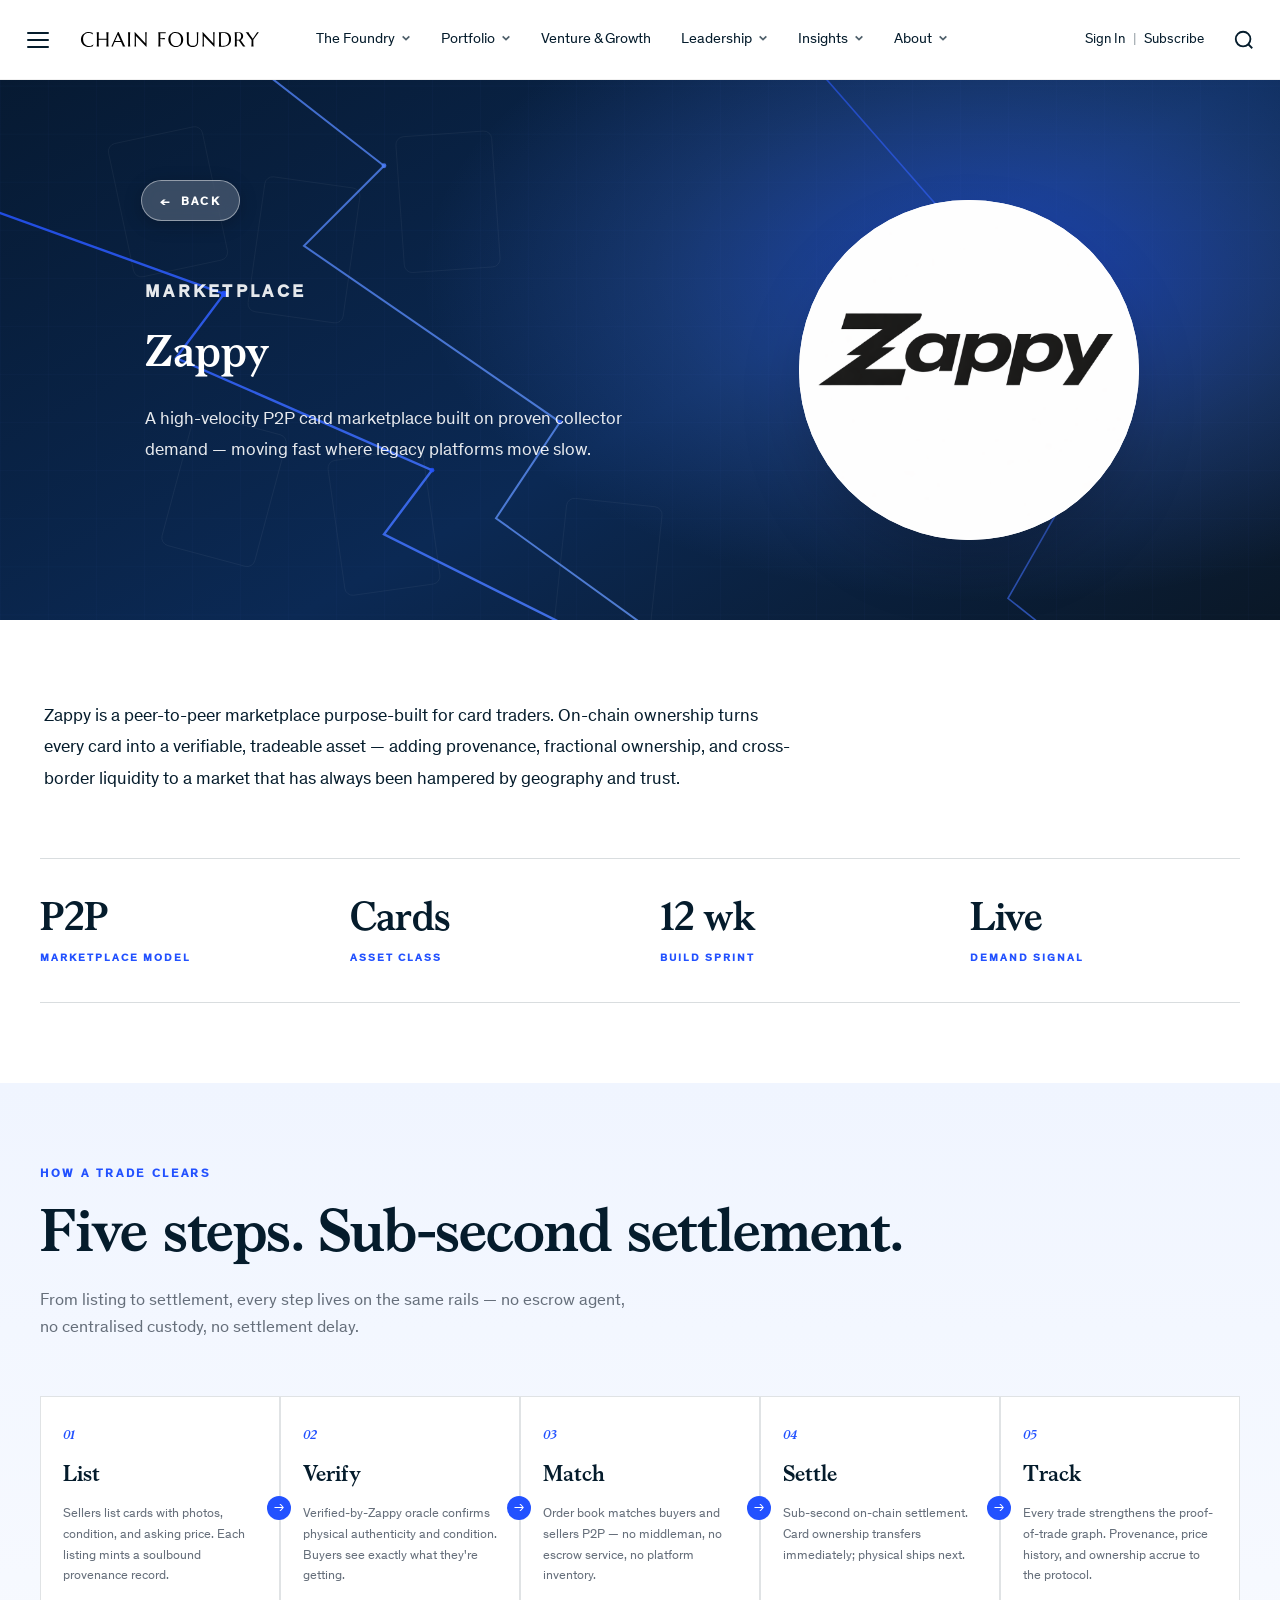
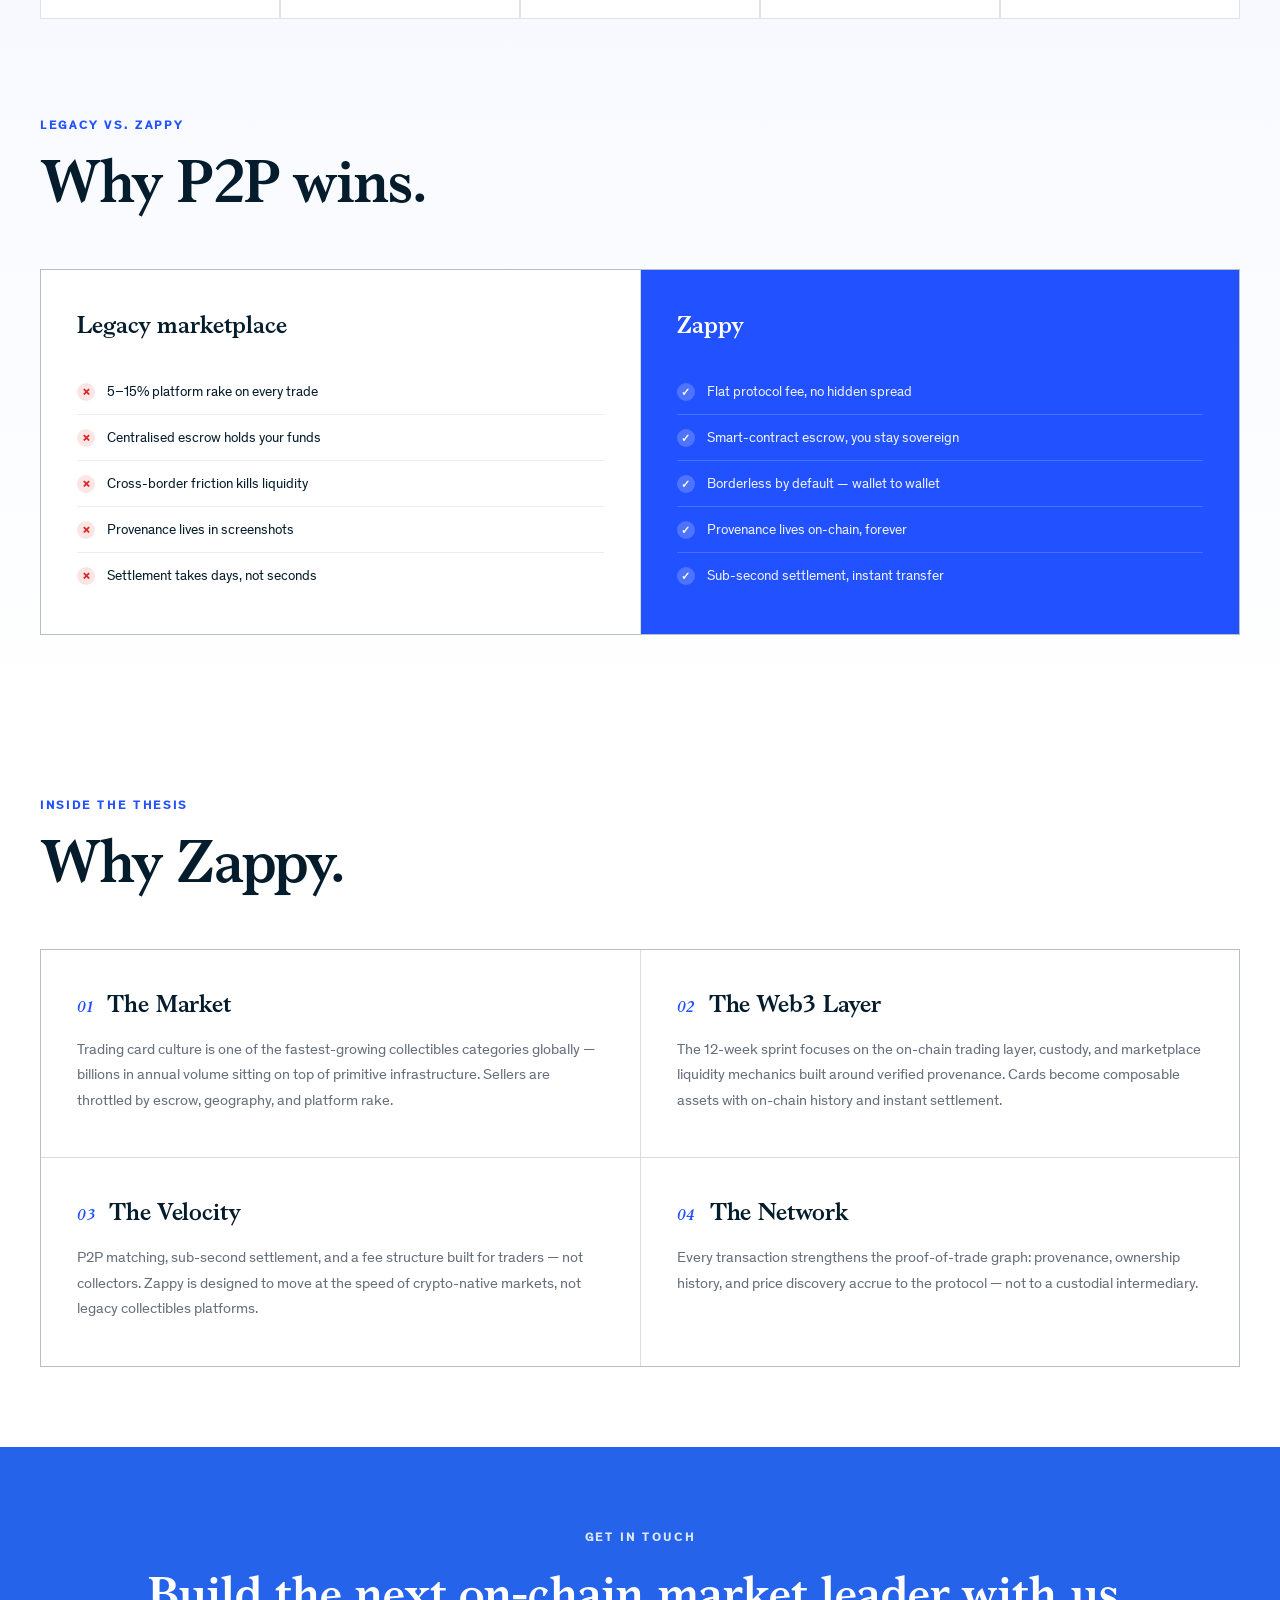
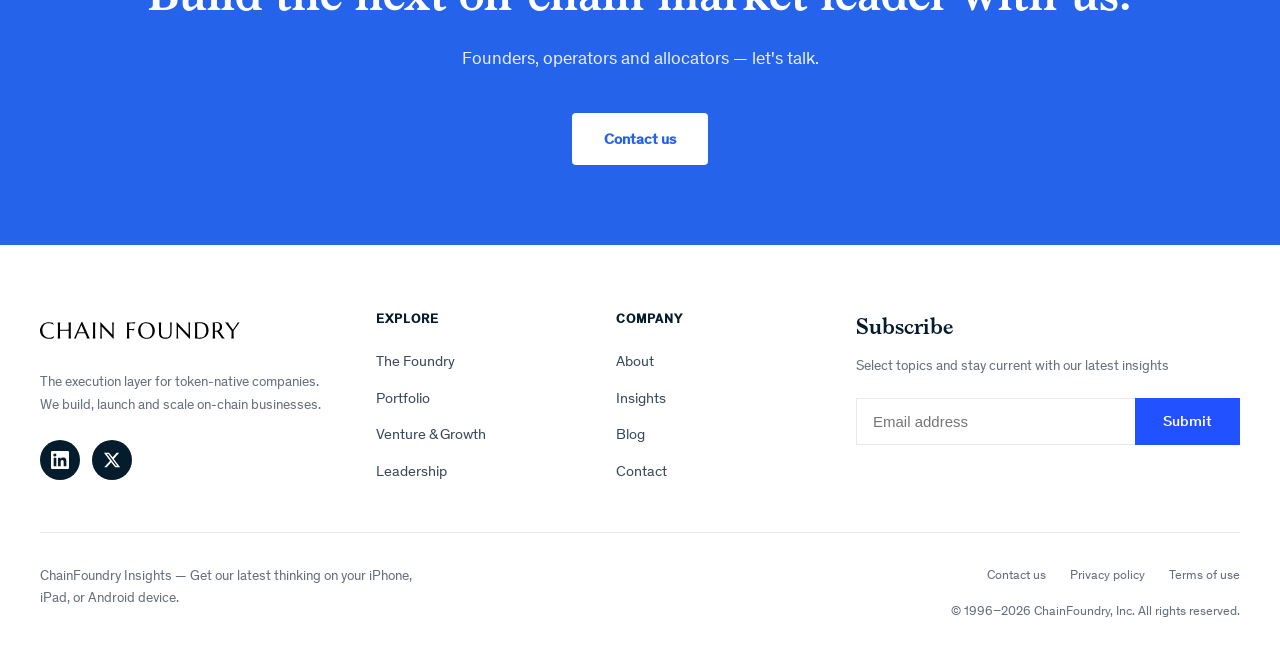
<file: portfolio/zappy/index.html>
<!doctype html>
<html lang="en">
<head>
  <meta charset="utf-8">
  <meta name="viewport" content="width=device-width, initial-scale=1">
  <title>Zappy | ChainFoundry</title>
  <meta name="description" content="A high-velocity P2P card marketplace.">
  <link rel="icon" type="image/svg+xml" href="../../cf_logo.svg">
  <link rel="stylesheet" href="../../css/main.css">
</head>
<body>

  <!-- ==================== HEADER ==================== -->
  <header class="site-header header--light" id="site-header">
    <div class="site-header__inner">
      <div class="site-header__left">
        <button class="hamburger" id="hamburger-btn" aria-label="Open menu" aria-expanded="false" aria-controls="mega-menu">
          <span></span><span></span><span></span>
        </button>
        <a href="../../index.html" class="site-logo">ChainFoundry</a>
        <nav class="desktop-nav" aria-label="Primary">
        <ul class="desktop-nav__list">
          <li class="desktop-nav__item">
            <a href="../../foundry/index.html" class="desktop-nav__link">
              The Foundry
              <svg class="desktop-nav__chevron" viewBox="0 0 12 12" fill="none" stroke="currentColor" stroke-width="2"><path d="M2 4l4 4 4-4"/></svg>
            </a>
            <div class="desktop-nav__dropdown">
              <div class="dropdown__inner">
                <a href="../../foundry/index.html" class="dropdown__header">
                  The Foundry
                  <svg viewBox="0 0 24 24" fill="none" stroke="currentColor" stroke-width="2"><path d="M5 12h14M12 5l7 7-7 7"/></svg>
                </a>
                <div class="dropdown__grid">
                  <a href="../../foundry/index.html" class="dropdown__link">Family Advisory</a>
                  <a href="../../foundry/index.html" class="dropdown__link">Investment Portfolios</a>
                  <a href="../../foundry/index.html" class="dropdown__link">Client Log-In</a>
                </div>
              </div>
            </div>
          </li>
          <li class="desktop-nav__item">
            <a href="../../portfolio/index.html" class="desktop-nav__link">
              Portfolio
              <svg class="desktop-nav__chevron" viewBox="0 0 12 12" fill="none" stroke="currentColor" stroke-width="2"><path d="M2 4l4 4 4-4"/></svg>
            </a>
            <div class="desktop-nav__dropdown">
              <div class="dropdown__inner">
                <a href="../../portfolio/index.html" class="dropdown__header">
                  Portfolio
                  <svg viewBox="0 0 24 24" fill="none" stroke="currentColor" stroke-width="2"><path d="M5 12h14M12 5l7 7-7 7"/></svg>
                </a>
                <div class="dropdown__grid dropdown__grid--2">
                  <a href="../../portfolio/bullshot/index.html" class="dropdown__link">Bullshot</a>
                  <a href="../../portfolio/bduck/index.html" class="dropdown__link">B.Duck</a>
                  <a href="../../portfolio/zappy/index.html" class="dropdown__link">Zappy</a>
                  <a href="../../portfolio/oraclex/index.html" class="dropdown__link">OracleX</a>
                </div>
              </div>
            </div>
          </li>
          <li class="desktop-nav__item">
            <a href="../../venture-growth/index.html" class="desktop-nav__link">Venture &amp; Growth</a>
          </li>
          <li class="desktop-nav__item">
            <a href="../../leadership/index.html" class="desktop-nav__link">
              Leadership
              <svg class="desktop-nav__chevron" viewBox="0 0 12 12" fill="none" stroke="currentColor" stroke-width="2"><path d="M2 4l4 4 4-4"/></svg>
            </a>
            <div class="desktop-nav__dropdown">
              <div class="dropdown__inner">
                <a href="../../leadership/index.html" class="dropdown__header">
                  Leadership
                  <svg viewBox="0 0 24 24" fill="none" stroke="currentColor" stroke-width="2"><path d="M5 12h14M12 5l7 7-7 7"/></svg>
                </a>
                <div class="dropdown__grid dropdown__grid--2">
                  <a href="../../leadership/index.html" class="dropdown__link">Founders</a>
                  <a href="../../leadership/index.html" class="dropdown__link">Partners</a>
                  <a href="../../leadership/index.html" class="dropdown__link">Half a Billion</a>
                  <a href="../../leadership/index.html" class="dropdown__link">Insights</a>
                </div>
              </div>
            </div>
          </li>
          <li class="desktop-nav__item">
            <a href="../../insights/index.html" class="desktop-nav__link">
              Insights
              <svg class="desktop-nav__chevron" viewBox="0 0 12 12" fill="none" stroke="currentColor" stroke-width="2"><path d="M2 4l4 4 4-4"/></svg>
            </a>
            <div class="desktop-nav__dropdown">
              <div class="dropdown__inner">
                <a href="../../insights/index.html" class="dropdown__header">
                  Insights
                  <svg viewBox="0 0 24 24" fill="none" stroke="currentColor" stroke-width="2"><path d="M5 12h14M12 5l7 7-7 7"/></svg>
                </a>
                <div class="dropdown__grid dropdown__grid--2">
                  <a href="../../insights/index.html" class="dropdown__link">News</a>
                  <a href="../../insights/index.html" class="dropdown__link">Press</a>
                  <a href="../../insights/index.html" class="dropdown__link">Reports</a>
                  <a href="../../insights/index.html" class="dropdown__link">Podcasts</a>
                </div>
              </div>
            </div>
          </li>
          <li class="desktop-nav__item">
            <a href="../../about/index.html" class="desktop-nav__link">
              About
              <svg class="desktop-nav__chevron" viewBox="0 0 12 12" fill="none" stroke="currentColor" stroke-width="2"><path d="M2 4l4 4 4-4"/></svg>
            </a>
            <div class="desktop-nav__dropdown">
              <div class="dropdown__inner">
                <a href="../../about/index.html" class="dropdown__header">
                  About
                  <svg viewBox="0 0 24 24" fill="none" stroke="currentColor" stroke-width="2"><path d="M5 12h14M12 5l7 7-7 7"/></svg>
                </a>
                <div class="dropdown__grid dropdown__grid--2">
                  <a href="../../about/index.html" class="dropdown__link">Our Story</a>
                  <a href="../../about/index.html" class="dropdown__link">Team</a>
                  <a href="../../about/index.html" class="dropdown__link">Contact</a>
                </div>
              </div>
            </div>
          </li>
        </ul>
      </nav>
      </div>
      <div class="site-header__right">
        <div class="header-auth">
          <a href="#">Sign In</a>
          <span class="header-auth__divider">|</span>
          <a href="#">Subscribe</a>
        </div>
        <button class="header-search-btn" aria-label="Search">
          <svg viewBox="0 0 24 24" fill="none" stroke="currentColor" stroke-width="2">
            <circle cx="11" cy="11" r="8"/><path d="M21 21l-4.35-4.35"/>
          </svg>
        </button>
      </div>
    </div>
  </header>

  <!-- ==================== MEGA MENU ==================== -->
  <div class="mega-menu-backdrop" id="mega-menu-backdrop"></div>
  <div class="mega-menu" id="mega-menu" aria-hidden="true">
    <div class="mega-menu__inner">
      <div class="mega-menu__sidebar">
        <div class="mega-menu__top">
          <button class="mega-menu__close" id="mega-menu-close" aria-label="Close menu">
            <span></span><span></span>
          </button>
          <div class="mega-menu__top-divider"></div>
          <a href="../../index.html" class="mega-menu__logo">ChainFoundry</a>
        </div>
        <nav class="mega-menu__nav" aria-label="Mobile">
          <button class="mega-menu__item is-active" data-panel="foundry">
            The Foundry
            <svg class="mega-menu__arrow" viewBox="0 0 24 24" fill="none" stroke="currentColor" stroke-width="2"><path d="M9 18l6-6-6-6"/></svg>
          </button>
          <button class="mega-menu__item" data-panel="portfolio">
            Portfolio
            <svg class="mega-menu__arrow" viewBox="0 0 24 24" fill="none" stroke="currentColor" stroke-width="2"><path d="M9 18l6-6-6-6"/></svg>
          </button>
          <a href="../../venture-growth/index.html" class="mega-menu__item" data-panel="venture">
            Venture &amp; Growth
          </a>
          <button class="mega-menu__item" data-panel="leadership">
            Leadership
            <svg class="mega-menu__arrow" viewBox="0 0 24 24" fill="none" stroke="currentColor" stroke-width="2"><path d="M9 18l6-6-6-6"/></svg>
          </button>
          <button class="mega-menu__item" data-panel="insights">
            Insights
            <svg class="mega-menu__arrow" viewBox="0 0 24 24" fill="none" stroke="currentColor" stroke-width="2"><path d="M9 18l6-6-6-6"/></svg>
          </button>
          <button class="mega-menu__item" data-panel="about">
            About
            <svg class="mega-menu__arrow" viewBox="0 0 24 24" fill="none" stroke="currentColor" stroke-width="2"><path d="M9 18l6-6-6-6"/></svg>
          </button>
        </nav>
        <div class="mega-menu__footer">
          <a href="#">
            <svg viewBox="0 0 24 24" fill="none" stroke="currentColor" stroke-width="2"><path d="M20 21v-2a4 4 0 00-4-4H8a4 4 0 00-4 4v2"/><circle cx="12" cy="7" r="4"/></svg>
            Sign In
          </a>
          <a href="#">
            <svg viewBox="0 0 24 24" fill="none" stroke="currentColor" stroke-width="2"><rect x="2" y="4" width="20" height="16" rx="2"/><polyline points="22,6 12,13 2,6"/></svg>
            Email Subscriptions
          </a>
        </div>
      </div>
      <div class="mega-menu__panel" id="mega-menu-panel">
        <div class="mega-panel is-active" id="panel-foundry">
          <a href="../../foundry/index.html" class="mega-panel__header">
            The Foundry
            <svg viewBox="0 0 24 24" fill="none" stroke="currentColor" stroke-width="2"><path d="M5 12h14M12 5l7 7-7 7"/></svg>
          </a>
          <div class="mega-panel__grid">
            <a href="../../foundry/index.html" class="mega-panel__link">Family Advisory</a>
            <a href="../../foundry/index.html" class="mega-panel__link">Investment Portfolios</a>
            <a href="../../foundry/index.html" class="mega-panel__link">Client Log-In</a>
          </div>
        </div>
        <div class="mega-panel" id="panel-portfolio">
          <a href="../../portfolio/index.html" class="mega-panel__header">
            Portfolio
            <svg viewBox="0 0 24 24" fill="none" stroke="currentColor" stroke-width="2"><path d="M5 12h14M12 5l7 7-7 7"/></svg>
          </a>
          <div class="mega-panel__grid">
            <a href="../../portfolio/bullshot/index.html" class="mega-panel__link">Bullshot</a>
            <a href="../../portfolio/bduck/index.html" class="mega-panel__link">B.Duck</a>
            <a href="../../portfolio/zappy/index.html" class="mega-panel__link">Zappy</a>
            <a href="../../portfolio/oraclex/index.html" class="mega-panel__link">OracleX</a>
          </div>
        </div>
        <div class="mega-panel" id="panel-venture">
          <a href="../../venture-growth/index.html" class="mega-panel__header">
            Venture &amp; Growth
            <svg viewBox="0 0 24 24" fill="none" stroke="currentColor" stroke-width="2"><path d="M5 12h14M12 5l7 7-7 7"/></svg>
          </a>
          <p class="mega-panel__desc">We help clients unlock the power of AI at scale, modernize technology delivery, and build new businesses to fuel growth.</p>
        </div>
        <div class="mega-panel" id="panel-leadership">
          <a href="../../leadership/index.html" class="mega-panel__header">
            Leadership
            <svg viewBox="0 0 24 24" fill="none" stroke="currentColor" stroke-width="2"><path d="M5 12h14M12 5l7 7-7 7"/></svg>
          </a>
          <div class="mega-panel__grid">
            <a href="../../leadership/index.html" class="mega-panel__link">Founders</a>
            <a href="../../leadership/index.html" class="mega-panel__link">Partners</a>
            <a href="../../leadership/index.html" class="mega-panel__link">Half a Billion</a>
            <a href="../../leadership/index.html" class="mega-panel__link">Insights</a>
          </div>
        </div>
        <div class="mega-panel" id="panel-insights">
          <a href="../../insights/index.html" class="mega-panel__header">
            Insights
            <svg viewBox="0 0 24 24" fill="none" stroke="currentColor" stroke-width="2"><path d="M5 12h14M12 5l7 7-7 7"/></svg>
          </a>
          <div class="mega-panel__grid">
            <a href="../../insights/index.html" class="mega-panel__link">News</a>
            <a href="../../insights/index.html" class="mega-panel__link">Press</a>
            <a href="../../insights/index.html" class="mega-panel__link">Reports</a>
            <a href="../../insights/index.html" class="mega-panel__link">Podcasts</a>
          </div>
        </div>
        <div class="mega-panel" id="panel-about">
          <a href="../../about/index.html" class="mega-panel__header">
            About
            <svg viewBox="0 0 24 24" fill="none" stroke="currentColor" stroke-width="2"><path d="M5 12h14M12 5l7 7-7 7"/></svg>
          </a>
          <div class="mega-panel__grid">
            <a href="../../about/index.html" class="mega-panel__link">Our Story</a>
            <a href="../../about/index.html" class="mega-panel__link">Team</a>
            <a href="../../about/index.html" class="mega-panel__link">Contact</a>
          </div>
        </div>
      </div>
    </div>
  </div>

  <main id="main-content">

    <!-- ==================== HERO BANNER ==================== -->
    <section class="cf-pp-banner cf-pp-banner--light" style="position:relative;overflow:hidden;background:transparent;">
      <div class="cf-pp-banner__bg" style="position:absolute;inset:0;z-index:0;">
        <picture style="display:block;width:100%;height:100%;">
          <source media="(max-width: 767px)" srcset="../../cf-images/cf_banner_zappy_mobile.svg">
          <img src="../../cf-images/cf_banner_zappy.svg" alt="" style="width:100%;height:100%;object-fit:cover;display:block;">
        </picture>
      </div>
      <div class="padding-global" style="position:relative;z-index:1;">
        <a href="../../portfolio/index.html" class="cf-pp-back-top">
          <span class="arrow">&larr;</span> Back
        </a>
        <div class="cf-pp-banner-grid">
          <div class="cf-pp-banner-text">
            <p class="cf-portfolio-eyebrow">Marketplace</p>
            <h1 class="section__title" style="margin-top:20px;color:var(--white);">Zappy</h1>
            <div style="margin-top:28px;">
              <p style="font-size:1.15rem;line-height:1.65;color:rgba(255,255,255,0.92);max-width:520px;">A high-velocity P2P card marketplace built on proven collector demand — moving fast where legacy platforms move slow.</p>
            </div>
          </div>
          <div class="cf-pp-banner-logo">
            <div class="cf-pp-circle">
              <img src="../../cf-images/cf_logo_zappy.png" alt="Zappy">
            </div>
          </div>
        </div>
      </div>
    </section>

    <!-- ==================== INTRO & STATS ==================== -->
    <section class="section cf-pp-section--white">
      <div class="container">
        <div class="cf-pp-intro">
          <p style="font-size:1.15rem;color:var(--navy);line-height:1.7;">Zappy is a peer-to-peer marketplace purpose-built for card traders. On-chain ownership turns every card into a verifiable, tradeable asset — adding provenance, fractional ownership, and cross-border liquidity to a market that has always been hampered by geography and trust.</p>
        </div>
        <div class="cf-pp-stats-rail" style="margin-top:64px;">
          <div>
            <div class="cf-pp-stat-v">P2P</div>
            <div class="cf-pp-stat-l">Marketplace model</div>
          </div>
          <div>
            <div class="cf-pp-stat-v">Cards</div>
            <div class="cf-pp-stat-l">Asset class</div>
          </div>
          <div>
            <div class="cf-pp-stat-v">12 wk</div>
            <div class="cf-pp-stat-l">Build sprint</div>
          </div>
          <div>
            <div class="cf-pp-stat-v">Live</div>
            <div class="cf-pp-stat-l">Demand signal</div>
          </div>
        </div>
      </div>
    </section>

    <!-- ==================== TRADE FLOW + COMPARISON ==================== -->
    <section class="section cf-pp-section--tint">
      <div class="container">
        <div class="cf-section-head" style="margin-bottom:16px;">
          <p class="cf-eyebrow">How a trade clears</p>
          <h2>Five steps. Sub-second settlement.</h2>
          <p class="cf-section-sub" style="margin-top:24px;">From listing to settlement, every step lives on the same rails — no escrow agent, no centralised custody, no settlement delay.</p>
        </div>
        <div class="cf-zp-flow" style="margin-top:56px;">
          <div class="cf-zp-step">
            <div class="cf-zp-step-n">01</div>
            <div class="cf-zp-step-name">List</div>
            <p class="cf-zp-step-body">Sellers list cards with photos, condition, and asking price. Each listing mints a soulbound provenance record.</p>
          </div>
          <div class="cf-zp-step">
            <div class="cf-zp-step-n">02</div>
            <div class="cf-zp-step-name">Verify</div>
            <p class="cf-zp-step-body">Verified-by-Zappy oracle confirms physical authenticity and condition. Buyers see exactly what they're getting.</p>
          </div>
          <div class="cf-zp-step">
            <div class="cf-zp-step-n">03</div>
            <div class="cf-zp-step-name">Match</div>
            <p class="cf-zp-step-body">Order book matches buyers and sellers P2P — no middleman, no escrow service, no platform inventory.</p>
          </div>
          <div class="cf-zp-step">
            <div class="cf-zp-step-n">04</div>
            <div class="cf-zp-step-name">Settle</div>
            <p class="cf-zp-step-body">Sub-second on-chain settlement. Card ownership transfers immediately; physical ships next.</p>
          </div>
          <div class="cf-zp-step">
            <div class="cf-zp-step-n">05</div>
            <div class="cf-zp-step-name">Track</div>
            <p class="cf-zp-step-body">Every trade strengthens the proof-of-trade graph. Provenance, price history, and ownership accrue to the protocol.</p>
          </div>
        </div>

        <div class="cf-section-head" style="margin-top:96px;margin-bottom:16px;">
          <p class="cf-eyebrow">Legacy vs. Zappy</p>
          <h2>Why P2P wins.</h2>
        </div>
        <div class="cf-zp-vs" style="margin-top:56px;">
          <div class="cf-zp-vs-col">
            <h4>Legacy marketplace</h4>
            <ul class="cf-zp-vs-list">
              <li><span class="mark">&times;</span>5–15% platform rake on every trade</li>
              <li><span class="mark">&times;</span>Centralised escrow holds your funds</li>
              <li><span class="mark">&times;</span>Cross-border friction kills liquidity</li>
              <li><span class="mark">&times;</span>Provenance lives in screenshots</li>
              <li><span class="mark">&times;</span>Settlement takes days, not seconds</li>
            </ul>
          </div>
          <div class="cf-zp-vs-col is-zappy">
            <h4>Zappy</h4>
            <ul class="cf-zp-vs-list">
              <li><span class="mark">&#10003;</span>Flat protocol fee, no hidden spread</li>
              <li><span class="mark">&#10003;</span>Smart-contract escrow, you stay sovereign</li>
              <li><span class="mark">&#10003;</span>Borderless by default — wallet to wallet</li>
              <li><span class="mark">&#10003;</span>Provenance lives on-chain, forever</li>
              <li><span class="mark">&#10003;</span>Sub-second settlement, instant transfer</li>
            </ul>
          </div>
        </div>
      </div>
    </section>

    <!-- ==================== THESIS PILLARS ==================== -->
    <section class="section cf-pp-section--white">
      <div class="container">
        <div class="cf-section-head" style="margin-bottom:16px;">
          <p class="cf-eyebrow">Inside the thesis</p>
          <h2>Why Zappy.</h2>
        </div>
        <div class="cf-pp-pillars" style="margin-top:56px;">
          <div class="cf-pp-pillar-cell">
            <div class="cf-pp-pillar-head">
              <span class="cf-pp-pillar-n">01</span>
              <h3 class="cf-pp-pillar-t">The Market</h3>
            </div>
            <p class="cf-pp-pillar-b">Trading card culture is one of the fastest-growing collectibles categories globally — billions in annual volume sitting on top of primitive infrastructure. Sellers are throttled by escrow, geography, and platform rake.</p>
          </div>
          <div class="cf-pp-pillar-cell">
            <div class="cf-pp-pillar-head">
              <span class="cf-pp-pillar-n">02</span>
              <h3 class="cf-pp-pillar-t">The Web3 Layer</h3>
            </div>
            <p class="cf-pp-pillar-b">The 12-week sprint focuses on the on-chain trading layer, custody, and marketplace liquidity mechanics built around verified provenance. Cards become composable assets with on-chain history and instant settlement.</p>
          </div>
          <div class="cf-pp-pillar-cell">
            <div class="cf-pp-pillar-head">
              <span class="cf-pp-pillar-n">03</span>
              <h3 class="cf-pp-pillar-t">The Velocity</h3>
            </div>
            <p class="cf-pp-pillar-b">P2P matching, sub-second settlement, and a fee structure built for traders — not collectors. Zappy is designed to move at the speed of crypto-native markets, not legacy collectibles platforms.</p>
          </div>
          <div class="cf-pp-pillar-cell">
            <div class="cf-pp-pillar-head">
              <span class="cf-pp-pillar-n">04</span>
              <h3 class="cf-pp-pillar-t">The Network</h3>
            </div>
            <p class="cf-pp-pillar-b">Every transaction strengthens the proof-of-trade graph: provenance, ownership history, and price discovery accrue to the protocol — not to a custodial intermediary.</p>
          </div>
        </div>
      </div>
    </section>

    <!-- ==================== CTA SECTION ==================== -->
    <section class="section cf-pp-section--blue">
      <div class="container" style="text-align:center;">
        <p class="cf-eyebrow" style="margin-bottom:20px;color:rgba(255,255,255,0.85);">Get in touch</p>
        <h2 style="font-family:var(--font-serif);font-size:clamp(2rem,4vw,3rem);line-height:1.15;margin-bottom:24px;color:var(--white);">Build the next on-chain market leader with us.</h2>
        <p style="font-size:1.1rem;line-height:1.6;color:rgba(255,255,255,0.9);margin-bottom:40px;max-width:540px;margin-left:auto;margin-right:auto;">Founders, operators and allocators — let's talk.</p>
        <a href="#" class="cf-pp-cta-btn">Contact us</a>
      </div>
    </section>

  </main>

  <!-- ==================== FOOTER ==================== -->
  <footer class="site-footer">
    <div class="footer-main">
      <div class="footer-brand">
        <a href="../../index.html" class="footer-brand__logo">ChainFoundry</a>
        <p class="footer-brand__desc">The execution layer for token-native companies. We build, launch and scale on-chain businesses.</p>
        <div class="footer-social">
          <a href="#" aria-label="LinkedIn">
            <svg viewBox="0 0 24 24"><path d="M20.45 20.45h-3.56V14.9c0-1.32-.02-3.02-1.84-3.02-1.84 0-2.13 1.44-2.13 2.92v5.65H9.36V9h3.42v1.56h.05a3.75 3.75 0 013.38-1.86c3.62 0 4.29 2.38 4.29 5.48v6.27zM5.34 7.43a2.07 2.07 0 110-4.13 2.07 2.07 0 010 4.13zM7.12 20.45H3.56V9h3.56v11.45zM22.23 0H1.77C.79 0 0 .77 0 1.72v20.56C0 23.23.79 24 1.77 24h20.46c.98 0 1.77-.77 1.77-1.72V1.72C24 .77 23.21 0 22.23 0z"/></svg>
          </a>
          <a href="#" aria-label="Twitter / X">
            <svg viewBox="0 0 24 24"><path d="M18.244 2.25h3.308l-7.227 8.26 8.502 11.24H16.17l-5.214-6.817L4.99 21.75H1.68l7.73-8.835L1.254 2.25H8.08l4.713 6.231zM17.083 19.77h1.833L7.084 4.126H5.117z"/></svg>
          </a>
        </div>
      </div>
      <div class="footer-col">
        <h4>Explore</h4>
        <ul>
          <li><a href="../../foundry/index.html">The Foundry</a></li>
          <li><a href="../../portfolio/index.html">Portfolio</a></li>
          <li><a href="../../venture-growth/index.html">Venture &amp; Growth</a></li>
          <li><a href="../../leadership/index.html">Leadership</a></li>
        </ul>
      </div>
      <div class="footer-col">
        <h4>Company</h4>
        <ul>
          <li><a href="../../about/index.html">About</a></li>
          <li><a href="../../insights/index.html">Insights</a></li>
          <li><a href="../../blog/index.html">Blog</a></li>
          <li><a href="#">Contact</a></li>
        </ul>
      </div>
      <div class="footer-subscribe">
        <h4>Subscribe</h4>
        <p>Select topics and stay current with our latest insights</p>
        <form class="footer-subscribe__form" onsubmit="event.preventDefault();">
          <input type="email" placeholder="Email address" aria-label="Email address">
          <button type="submit">Submit</button>
        </form>
      </div>
    </div>
    <div class="footer-divider"><div class="footer-divider__line"></div></div>
    <div class="footer-bottom">
      <div class="footer-bottom__left">
        <p class="footer-app-text">ChainFoundry Insights — Get our latest thinking on your iPhone, iPad, or Android device.</p>
      </div>
      <div class="footer-bottom__right">
        <div class="footer-legal">
          <a href="#">Contact us</a>
          <a href="#">Privacy policy</a>
          <a href="#">Terms of use</a>
        </div>
        <p class="footer-copyright">&copy; 1996&ndash;2026 ChainFoundry, Inc. All rights reserved.</p>
      </div>
    </div>
  </footer>

  <script src="../../js/main.js"></script>
</body>
</html>
</file>
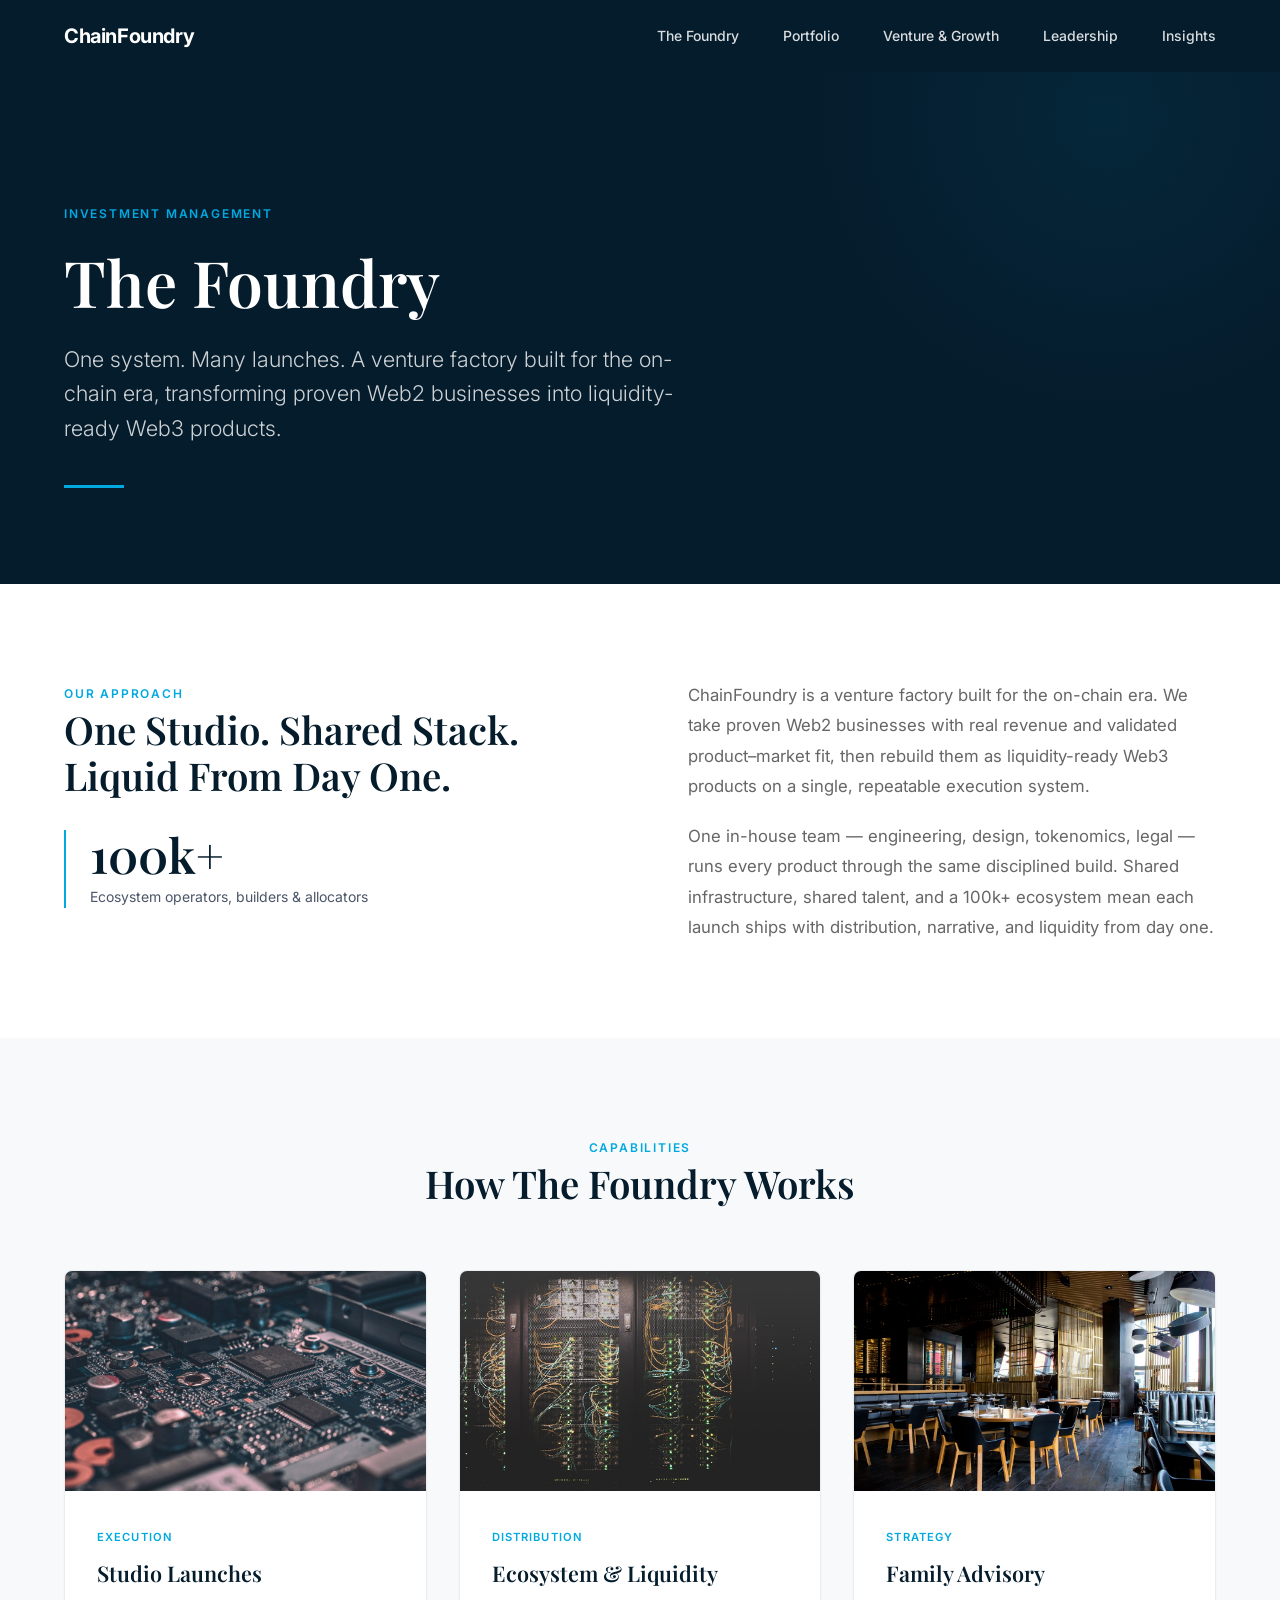
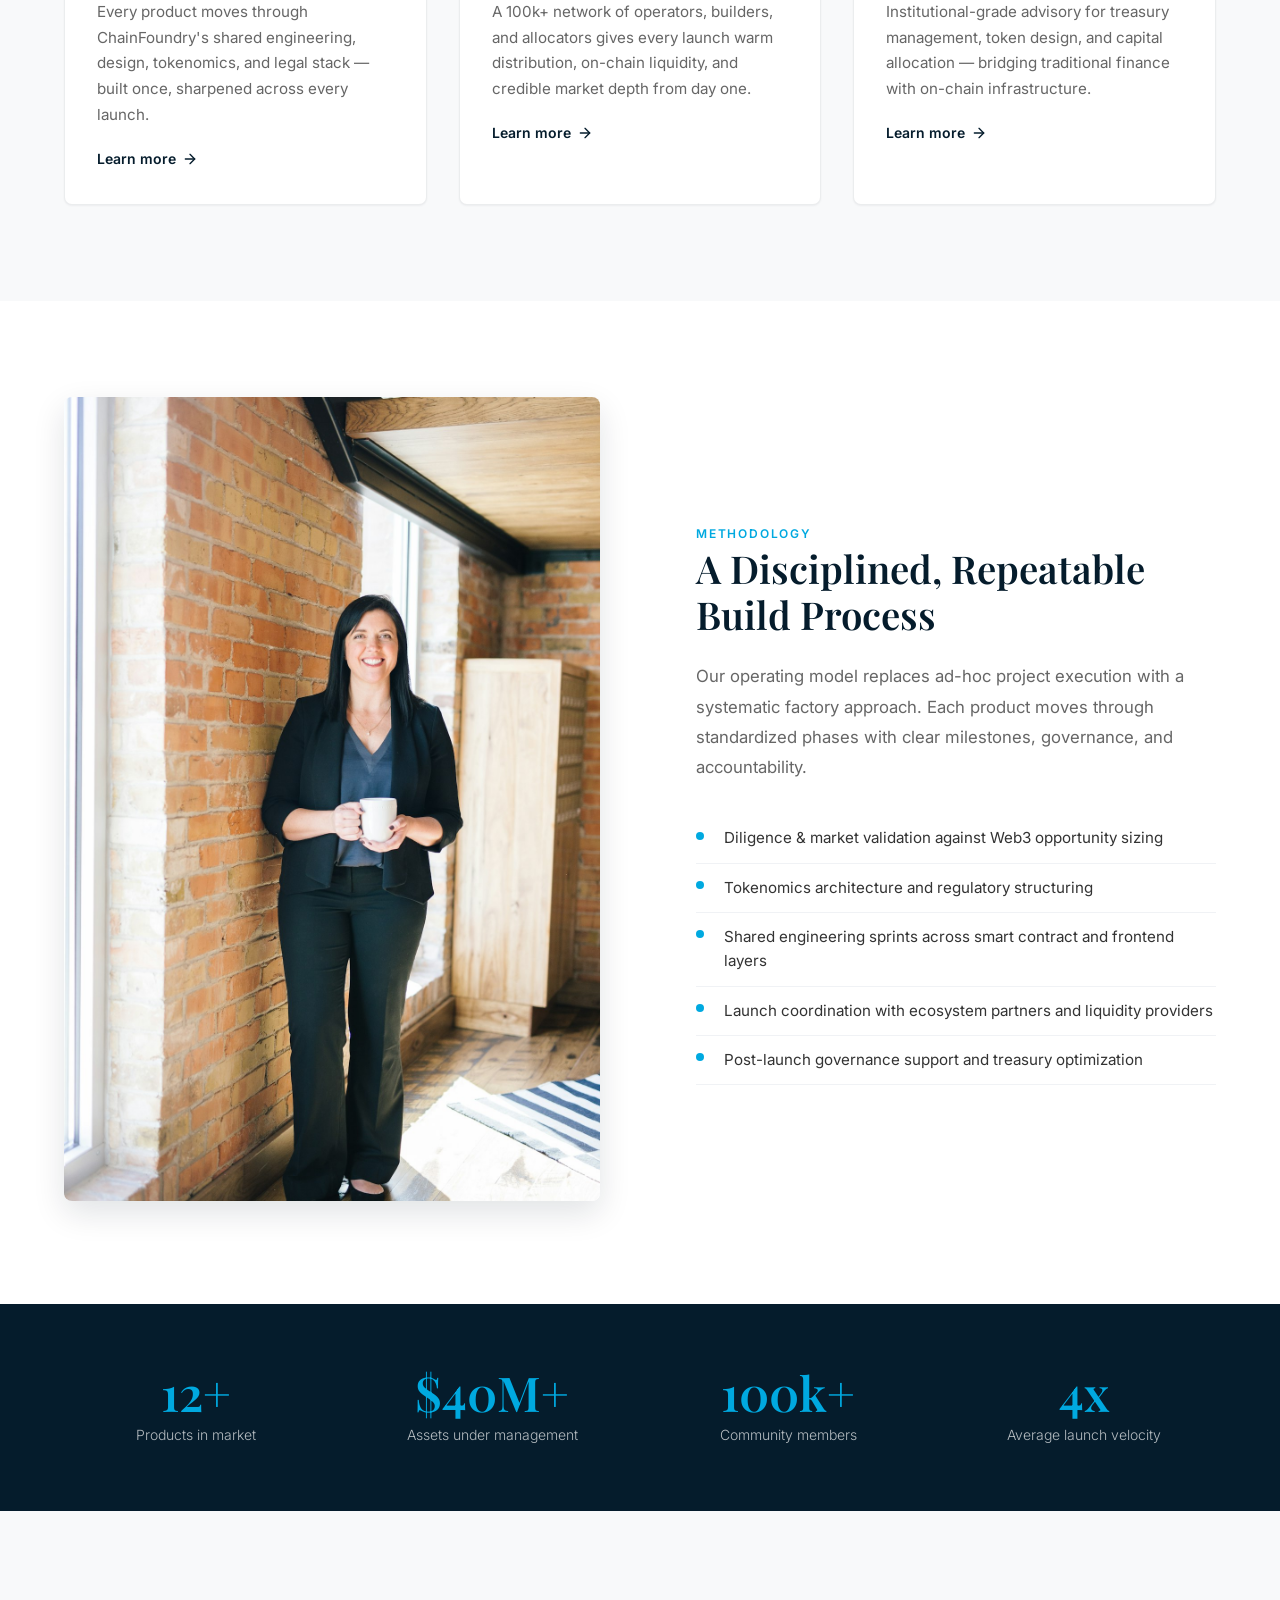
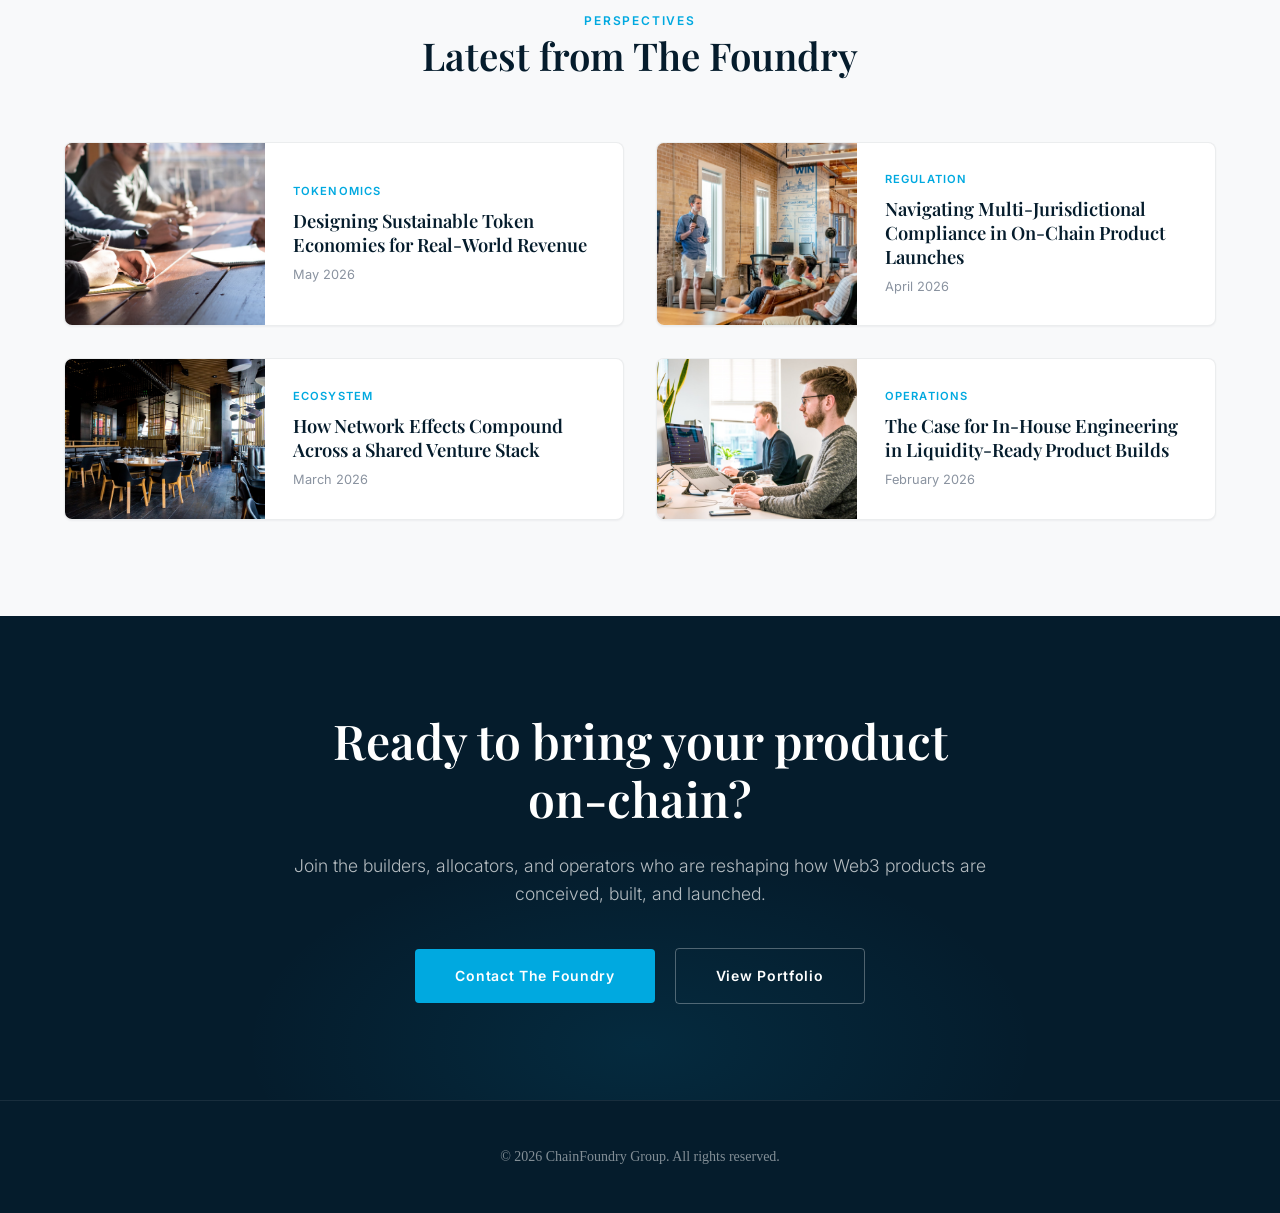
<file: foundry-page/foundry.html>
<!DOCTYPE html>
<html lang="en">
<head>
    <meta charset="UTF-8">
    <meta name="viewport" content="width=device-width, initial-scale=1.0">
    <title>The Foundry | ChainFoundry</title>
    <link rel="preconnect" href="https://fonts.googleapis.com">
    <link rel="preconnect" href="https://fonts.gstatic.com" crossorigin>
    <link href="https://fonts.googleapis.com/css2?family=Playfair+Display:ital,wght@0,400;0,500;0,600;0,700;1,400&family=Inter:wght@300;400;500;600;700&display=swap" rel="stylesheet">
    <style>
        :root {
            --cf-navy: #051C2C;
            --cf-navy-light: #0A2A42;
            --cf-white: #FFFFFF;
            --cf-accent: #00A9E0;
            --cf-accent-hover: #0088B8;
            --cf-gray-50: #F8F9FA;
            --cf-gray-100: #F0F2F5;
            --cf-gray-200: #E2E5E9;
            --cf-gray-400: #8A93A0;
            --cf-gray-600: #4A5568;
            --cf-gray-800: #1A202C;
            --cf-text: #333333;
            --cf-text-light: #666666;
            --cf-border: rgba(5, 28, 44, 0.08);
            --cf-transition: all 0.3s cubic-bezier(0.4, 0, 0.2, 1);
            --cf-shadow-sm: 0 1px 2px rgba(5, 28, 44, 0.05);
            --cf-shadow: 0 4px 12px rgba(5, 28, 44, 0.08);
            --cf-shadow-lg: 0 12px 32px rgba(5, 28, 44, 0.12);
            --cf-radius: 4px;
            --cf-radius-lg: 8px;
        }

        /* ============================================
           EXISTING HEADER - DO NOT MODIFY
           ============================================ */
        .site-header {
            background: var(--cf-navy);
            padding: 0 4rem;
            height: 72px;
            display: flex;
            align-items: center;
            justify-content: space-between;
            position: relative;
            z-index: 100;
        }
        .site-header .logo {
            color: var(--cf-white);
            font-family: 'Inter', sans-serif;
            font-weight: 700;
            font-size: 1.25rem;
            letter-spacing: -0.02em;
        }
        .site-header nav a {
            color: var(--cf-white);
            text-decoration: none;
            font-family: 'Inter', sans-serif;
            font-size: 0.875rem;
            font-weight: 500;
            margin-left: 2.5rem;
            opacity: 0.85;
            transition: var(--cf-transition);
        }
        .site-header nav a:hover {
            opacity: 1;
            color: var(--cf-accent);
        }

        /* ============================================
           MIDDLE CONTENT - THE FOUNDRY PAGE
           This is the section you should integrate
           between your existing header and footer
           ============================================ */
        .cf-foundry-page {
            font-family: 'Inter', -apple-system, BlinkMacSystemFont, sans-serif;
            color: var(--cf-text);
            line-height: 1.6;
            -webkit-font-smoothing: antialiased;
            -moz-osx-font-smoothing: grayscale;
        }

        /* --- Hero Section --- */
        .cf-hero {
            background: var(--cf-navy);
            color: var(--cf-white);
            padding: 8rem 4rem 6rem;
            position: relative;
            overflow: hidden;
        }
        .cf-hero::before {
            content: '';
            position: absolute;
            top: -50%;
            right: -10%;
            width: 600px;
            height: 600px;
            background: radial-gradient(circle, rgba(0, 169, 224, 0.08) 0%, transparent 70%);
            pointer-events: none;
        }
        .cf-hero-content {
            max-width: 1200px;
            margin: 0 auto;
            position: relative;
            z-index: 1;
        }
        .cf-hero-eyebrow {
            display: inline-block;
            color: var(--cf-accent);
            font-size: 0.75rem;
            font-weight: 600;
            text-transform: uppercase;
            letter-spacing: 0.15em;
            margin-bottom: 1.5rem;
        }
        .cf-hero-title {
            font-family: 'Playfair Display', Georgia, serif;
            font-size: clamp(2.5rem, 5vw, 4.5rem);
            font-weight: 600;
            line-height: 1.1;
            margin: 0 0 1.5rem 0;
            max-width: 900px;
        }
        .cf-hero-subtitle {
            font-size: clamp(1.1rem, 2vw, 1.35rem);
            line-height: 1.6;
            opacity: 0.8;
            max-width: 640px;
            font-weight: 300;
            margin: 0;
        }
        .cf-hero-accent-line {
            width: 60px;
            height: 3px;
            background: var(--cf-accent);
            margin-top: 2.5rem;
        }

        /* --- Intro Section --- */
        .cf-intro {
            background: var(--cf-white);
            padding: 6rem 4rem;
        }
        .cf-container {
            max-width: 1200px;
            margin: 0 auto;
        }
        .cf-intro-grid {
            display: grid;
            grid-template-columns: 1fr 1fr;
            gap: 6rem;
            align-items: start;
        }
        .cf-intro-label {
            color: var(--cf-accent);
            font-size: 0.75rem;
            font-weight: 600;
            text-transform: uppercase;
            letter-spacing: 0.15em;
            margin-bottom: 1rem;
        }
        .cf-intro-heading {
            font-family: 'Playfair Display', Georgia, serif;
            font-size: clamp(1.75rem, 3vw, 2.5rem);
            font-weight: 600;
            line-height: 1.2;
            color: var(--cf-navy);
            margin: 0 0 1.5rem 0;
        }
        .cf-intro-text {
            font-size: 1.05rem;
            line-height: 1.8;
            color: var(--cf-text-light);
        }
        .cf-intro-text p {
            margin: 0 0 1.25rem 0;
        }
        .cf-intro-text p:last-child {
            margin-bottom: 0;
        }
        .cf-intro-stat {
            border-left: 2px solid var(--cf-accent);
            padding-left: 1.5rem;
            margin-top: 2rem;
        }
        .cf-intro-stat-number {
            font-family: 'Playfair Display', Georgia, serif;
            font-size: 3rem;
            font-weight: 600;
            color: var(--cf-navy);
            line-height: 1;
            margin: 0 0 0.5rem 0;
        }
        .cf-intro-stat-label {
            font-size: 0.875rem;
            color: var(--cf-gray-600);
        }

        /* --- Capabilities Grid --- */
        .cf-capabilities {
            background: var(--cf-gray-50);
            padding: 6rem 4rem;
        }
        .cf-section-header {
            text-align: center;
            margin-bottom: 4rem;
        }
        .cf-section-eyebrow {
            color: var(--cf-accent);
            font-size: 0.75rem;
            font-weight: 600;
            text-transform: uppercase;
            letter-spacing: 0.15em;
            margin-bottom: 1rem;
        }
        .cf-section-title {
            font-family: 'Playfair Display', Georgia, serif;
            font-size: clamp(1.75rem, 3vw, 2.5rem);
            font-weight: 600;
            color: var(--cf-navy);
            margin: 0;
            line-height: 1.2;
        }
        .cf-cards-grid {
            display: grid;
            grid-template-columns: repeat(3, 1fr);
            gap: 2rem;
        }
        .cf-card {
            background: var(--cf-white);
            border-radius: var(--cf-radius-lg);
            overflow: hidden;
            box-shadow: var(--cf-shadow-sm);
            transition: var(--cf-transition);
            border: 1px solid var(--cf-border);
        }
        .cf-card:hover {
            transform: translateY(-4px);
            box-shadow: var(--cf-shadow-lg);
        }
        .cf-card-image {
            width: 100%;
            height: 220px;
            object-fit: cover;
            display: block;
        }
        .cf-card-body {
            padding: 2rem;
        }
        .cf-card-tag {
            display: inline-block;
            color: var(--cf-accent);
            font-size: 0.7rem;
            font-weight: 600;
            text-transform: uppercase;
            letter-spacing: 0.1em;
            margin-bottom: 0.75rem;
        }
        .cf-card-title {
            font-family: 'Playfair Display', Georgia, serif;
            font-size: 1.35rem;
            font-weight: 600;
            color: var(--cf-navy);
            margin: 0 0 0.75rem 0;
            line-height: 1.3;
            transition: color 0.2s ease;
        }
        .cf-card:hover .cf-card-title {
            color: var(--cf-accent-hover);
        }
        .cf-card-text {
            font-size: 0.95rem;
            color: var(--cf-text-light);
            line-height: 1.7;
            margin: 0;
        }
        .cf-card-link {
            display: inline-flex;
            align-items: center;
            margin-top: 1.25rem;
            color: var(--cf-navy);
            text-decoration: none;
            font-size: 0.875rem;
            font-weight: 600;
            transition: var(--cf-transition);
        }
        .cf-card-link svg {
            width: 16px;
            height: 16px;
            margin-left: 6px;
            transition: transform 0.2s ease;
        }
        .cf-card-link:hover {
            color: var(--cf-accent);
        }
        .cf-card-link:hover svg {
            transform: translateX(4px);
        }

        /* --- Feature Section --- */
        .cf-feature {
            background: var(--cf-white);
            padding: 6rem 4rem;
        }
        .cf-feature-grid {
            display: grid;
            grid-template-columns: 1fr 1fr;
            gap: 5rem;
            align-items: center;
        }
        .cf-feature-image-wrapper {
            position: relative;
        }
        .cf-feature-image {
            width: 100%;
            border-radius: var(--cf-radius-lg);
            box-shadow: var(--cf-shadow-lg);
        }
        .cf-feature-image-accent {
            position: absolute;
            bottom: -20px;
            right: -20px;
            width: 120px;
            height: 120px;
            background: var(--cf-accent);
            border-radius: var(--cf-radius-lg);
            opacity: 0.1;
            z-index: -1;
        }
        .cf-feature-content {
            padding-left: 1rem;
        }
        .cf-feature-eyebrow {
            color: var(--cf-accent);
            font-size: 0.75rem;
            font-weight: 600;
            text-transform: uppercase;
            letter-spacing: 0.15em;
            margin-bottom: 1rem;
        }
        .cf-feature-title {
            font-family: 'Playfair Display', Georgia, serif;
            font-size: clamp(1.75rem, 3vw, 2.5rem);
            font-weight: 600;
            color: var(--cf-navy);
            margin: 0 0 1.5rem 0;
            line-height: 1.2;
        }
        .cf-feature-text {
            font-size: 1.05rem;
            line-height: 1.8;
            color: var(--cf-text-light);
            margin: 0 0 2rem 0;
        }
        .cf-feature-list {
            list-style: none;
            padding: 0;
            margin: 0;
        }
        .cf-feature-list li {
            padding: 0.75rem 0;
            padding-left: 1.75rem;
            position: relative;
            font-size: 0.95rem;
            color: var(--cf-text);
            border-bottom: 1px solid var(--cf-gray-100);
        }
        .cf-feature-list li::before {
            content: '';
            position: absolute;
            left: 0;
            top: 1.1rem;
            width: 8px;
            height: 8px;
            background: var(--cf-accent);
            border-radius: 50%;
        }

        /* --- Metrics Strip --- */
        .cf-metrics {
            background: var(--cf-navy);
            padding: 4rem;
            color: var(--cf-white);
        }
        .cf-metrics-grid {
            display: grid;
            grid-template-columns: repeat(4, 1fr);
            gap: 2rem;
            text-align: center;
        }
        .cf-metric-number {
            font-family: 'Playfair Display', Georgia, serif;
            font-size: 3rem;
            font-weight: 600;
            color: var(--cf-accent);
            margin: 0 0 0.5rem 0;
            line-height: 1;
        }
        .cf-metric-label {
            font-size: 0.875rem;
            opacity: 0.7;
            font-weight: 300;
        }

        /* --- Insights Section --- */
        .cf-insights {
            background: var(--cf-gray-50);
            padding: 6rem 4rem;
        }
        .cf-insights-grid {
            display: grid;
            grid-template-columns: 1fr 1fr;
            gap: 2rem;
            margin-top: 3rem;
        }
        .cf-insight-card {
            display: flex;
            background: var(--cf-white);
            border-radius: var(--cf-radius-lg);
            overflow: hidden;
            box-shadow: var(--cf-shadow-sm);
            transition: var(--cf-transition);
            border: 1px solid var(--cf-border);
            text-decoration: none;
            color: inherit;
        }
        .cf-insight-card:hover {
            transform: translateY(-3px);
            box-shadow: var(--cf-shadow-lg);
        }
        .cf-insight-image {
            width: 200px;
            min-height: 160px;
            object-fit: cover;
            flex-shrink: 0;
        }
        .cf-insight-body {
            padding: 1.75rem;
            display: flex;
            flex-direction: column;
            justify-content: center;
        }
        .cf-insight-tag {
            color: var(--cf-accent);
            font-size: 0.7rem;
            font-weight: 600;
            text-transform: uppercase;
            letter-spacing: 0.1em;
            margin-bottom: 0.5rem;
        }
        .cf-insight-title {
            font-family: 'Playfair Display', Georgia, serif;
            font-size: 1.15rem;
            font-weight: 600;
            color: var(--cf-navy);
            margin: 0 0 0.5rem 0;
            line-height: 1.3;
            transition: color 0.2s ease;
        }
        .cf-insight-card:hover .cf-insight-title {
            color: var(--cf-accent-hover);
        }
        .cf-insight-date {
            font-size: 0.8rem;
            color: var(--cf-gray-400);
        }

        /* --- CTA Section --- */
        .cf-cta {
            background: var(--cf-navy);
            padding: 6rem 4rem;
            text-align: center;
            position: relative;
            overflow: hidden;
        }
        .cf-cta::before {
            content: '';
            position: absolute;
            bottom: -30%;
            left: 50%;
            transform: translateX(-50%);
            width: 800px;
            height: 400px;
            background: radial-gradient(ellipse, rgba(0, 169, 224, 0.1) 0%, transparent 70%);
            pointer-events: none;
        }
        .cf-cta-content {
            position: relative;
            z-index: 1;
            max-width: 700px;
            margin: 0 auto;
        }
        .cf-cta-title {
            font-family: 'Playfair Display', Georgia, serif;
            font-size: clamp(2rem, 4vw, 3rem);
            font-weight: 600;
            color: var(--cf-white);
            margin: 0 0 1.5rem 0;
            line-height: 1.2;
        }
        .cf-cta-text {
            font-size: 1.1rem;
            color: rgba(255, 255, 255, 0.7);
            margin: 0 0 2.5rem 0;
            font-weight: 300;
        }
        .cf-btn {
            display: inline-flex;
            align-items: center;
            padding: 1rem 2.5rem;
            background: var(--cf-accent);
            color: var(--cf-white);
            text-decoration: none;
            font-size: 0.875rem;
            font-weight: 600;
            letter-spacing: 0.05em;
            border-radius: var(--cf-radius);
            transition: var(--cf-transition);
            border: none;
            cursor: pointer;
        }
        .cf-btn:hover {
            background: var(--cf-accent-hover);
            transform: translateY(-2px);
            box-shadow: 0 8px 24px rgba(0, 169, 224, 0.3);
        }
        .cf-btn-outline {
            background: transparent;
            border: 1px solid rgba(255, 255, 255, 0.3);
            margin-left: 1rem;
        }
        .cf-btn-outline:hover {
            background: rgba(255, 255, 255, 0.1);
            border-color: rgba(255, 255, 255, 0.5);
            box-shadow: none;
        }

        /* ============================================
           EXISTING FOOTER - DO NOT MODIFY
           ============================================ */
        .site-footer {
            background: var(--cf-navy);
            border-top: 1px solid rgba(255, 255, 255, 0.08);
            padding: 3rem 4rem;
            color: rgba(255, 255, 255, 0.5);
            font-size: 0.875rem;
            text-align: center;
        }

        /* ============================================
           RESPONSIVE STYLES
           ============================================ */
        @media (max-width: 1024px) {
            .cf-cards-grid {
                grid-template-columns: repeat(2, 1fr);
            }
            .cf-intro-grid,
            .cf-feature-grid {
                grid-template-columns: 1fr;
                gap: 3rem;
            }
            .cf-feature-content {
                padding-left: 0;
            }
            .cf-metrics-grid {
                grid-template-columns: repeat(2, 1fr);
            }
            .cf-insights-grid {
                grid-template-columns: 1fr;
            }
        }

        @media (max-width: 768px) {
            .site-header,
            .cf-hero,
            .cf-intro,
            .cf-capabilities,
            .cf-feature,
            .cf-metrics,
            .cf-insights,
            .cf-cta,
            .site-footer {
                padding-left: 1.5rem;
                padding-right: 1.5rem;
            }
            .cf-cards-grid {
                grid-template-columns: 1fr;
            }
            .cf-metrics-grid {
                grid-template-columns: 1fr 1fr;
                gap: 2rem 1rem;
            }
            .cf-insight-card {
                flex-direction: column;
            }
            .cf-insight-image {
                width: 100%;
                height: 180px;
            }
            .cf-btn-outline {
                margin-left: 0;
                margin-top: 1rem;
            }
            .cf-cta .cf-btn {
                flex-direction: column;
                width: 100%;
                justify-content: center;
            }
        }
    </style>
</head>
<body style="margin:0; padding:0;">

<!-- ============================================
     EXISTING HEADER - DO NOT MODIFY
     ============================================ -->
<header class="site-header">
    <div class="logo">ChainFoundry</div>
    <nav>
        <a href="#">The Foundry</a>
        <a href="#">Portfolio</a>
        <a href="#">Venture &amp; Growth</a>
        <a href="#">Leadership</a>
        <a href="#">Insights</a>
    </nav>
</header>

<!-- ============================================
     MIDDLE CONTENT START
     Integrate everything below this line
     between your existing header and footer
     ============================================ -->
<main class="cf-foundry-page">

    <!-- Hero Section -->
    <section class="cf-hero">
        <div class="cf-hero-content">
            <span class="cf-hero-eyebrow">Investment Management</span>
            <h1 class="cf-hero-title">The Foundry</h1>
            <p class="cf-hero-subtitle">One system. Many launches. A venture factory built for the on-chain era, transforming proven Web2 businesses into liquidity-ready Web3 products.</p>
            <div class="cf-hero-accent-line"></div>
        </div>
    </section>

    <!-- Introduction Section -->
    <section class="cf-intro">
        <div class="cf-container">
            <div class="cf-intro-grid">
                <div>
                    <span class="cf-intro-label">Our Approach</span>
                    <h2 class="cf-intro-heading">One Studio. Shared Stack. Liquid From Day One.</h2>
                    <div class="cf-intro-stat">
                        <div class="cf-intro-stat-number">100k+</div>
                        <div class="cf-intro-stat-label">Ecosystem operators, builders &amp; allocators</div>
                    </div>
                </div>
                <div class="cf-intro-text">
                    <p>ChainFoundry is a venture factory built for the on-chain era. We take proven Web2 businesses with real revenue and validated product–market fit, then rebuild them as liquidity-ready Web3 products on a single, repeatable execution system.</p>
                    <p>One in-house team — engineering, design, tokenomics, legal — runs every product through the same disciplined build. Shared infrastructure, shared talent, and a 100k+ ecosystem mean each launch ships with distribution, narrative, and liquidity from day one.</p>
                </div>
            </div>
        </div>
    </section>

    <!-- Capabilities Grid -->
    <section class="cf-capabilities">
        <div class="cf-container">
            <div class="cf-section-header">
                <span class="cf-section-eyebrow">Capabilities</span>
                <h2 class="cf-section-title">How The Foundry Works</h2>
            </div>
            <div class="cf-cards-grid">
                <!-- Card 1 -->
                <article class="cf-card">
                    <img src="images/cf_lead_build.jpg" alt="Studio Launches" class="cf-card-image">
                    <div class="cf-card-body">
                        <span class="cf-card-tag">Execution</span>
                        <h3 class="cf-card-title">Studio Launches</h3>
                        <p class="cf-card-text">Every product moves through ChainFoundry's shared engineering, design, tokenomics, and legal stack — built once, sharpened across every launch.</p>
                        <a href="#" class="cf-card-link">
                            Learn more
                            <svg viewBox="0 0 24 24" fill="none" stroke="currentColor" stroke-width="2" stroke-linecap="round" stroke-linejoin="round"><line x1="5" y1="12" x2="19" y2="12"></line><polyline points="12 5 19 12 12 19"></polyline></svg>
                        </a>
                    </div>
                </article>
                <!-- Card 2 -->
                <article class="cf-card">
                    <img src="images/cf_lead_distribute.jpg" alt="Ecosystem & Liquidity" class="cf-card-image">
                    <div class="cf-card-body">
                        <span class="cf-card-tag">Distribution</span>
                        <h3 class="cf-card-title">Ecosystem &amp; Liquidity</h3>
                        <p class="cf-card-text">A 100k+ network of operators, builders, and allocators gives every launch warm distribution, on-chain liquidity, and credible market depth from day one.</p>
                        <a href="#" class="cf-card-link">
                            Learn more
                            <svg viewBox="0 0 24 24" fill="none" stroke="currentColor" stroke-width="2" stroke-linecap="round" stroke-linejoin="round"><line x1="5" y1="12" x2="19" y2="12"></line><polyline points="12 5 19 12 12 19"></polyline></svg>
                        </a>
                    </div>
                </article>
                <!-- Card 3 -->
                <article class="cf-card">
                    <img src="images/cf_lead_advisory.jpg" alt="Advisory" class="cf-card-image">
                    <div class="cf-card-body">
                        <span class="cf-card-tag">Strategy</span>
                        <h3 class="cf-card-title">Family Advisory</h3>
                        <p class="cf-card-text">Institutional-grade advisory for treasury management, token design, and capital allocation — bridging traditional finance with on-chain infrastructure.</p>
                        <a href="#" class="cf-card-link">
                            Learn more
                            <svg viewBox="0 0 24 24" fill="none" stroke="currentColor" stroke-width="2" stroke-linecap="round" stroke-linejoin="round"><line x1="5" y1="12" x2="19" y2="12"></line><polyline points="12 5 19 12 12 19"></polyline></svg>
                        </a>
                    </div>
                </article>
            </div>
        </div>
    </section>

    <!-- Feature Section -->
    <section class="cf-feature">
        <div class="cf-container">
            <div class="cf-feature-grid">
                <div class="cf-feature-image-wrapper">
                    <img src="images/cf_lead_operate.jpg" alt="Operations" class="cf-feature-image">
                    <div class="cf-feature-image-accent"></div>
                </div>
                <div class="cf-feature-content">
                    <span class="cf-feature-eyebrow">Methodology</span>
                    <h2 class="cf-feature-title">A Disciplined, Repeatable Build Process</h2>
                    <p class="cf-feature-text">Our operating model replaces ad-hoc project execution with a systematic factory approach. Each product moves through standardized phases with clear milestones, governance, and accountability.</p>
                    <ul class="cf-feature-list">
                        <li>Diligence &amp; market validation against Web3 opportunity sizing</li>
                        <li>Tokenomics architecture and regulatory structuring</li>
                        <li>Shared engineering sprints across smart contract and frontend layers</li>
                        <li>Launch coordination with ecosystem partners and liquidity providers</li>
                        <li>Post-launch governance support and treasury optimization</li>
                    </ul>
                </div>
            </div>
        </div>
    </section>

    <!-- Metrics Strip -->
    <section class="cf-metrics">
        <div class="cf-container">
            <div class="cf-metrics-grid">
                <div class="cf-metric">
                    <div class="cf-metric-number">12+</div>
                    <div class="cf-metric-label">Products in market</div>
                </div>
                <div class="cf-metric">
                    <div class="cf-metric-number">$40M+</div>
                    <div class="cf-metric-label">Assets under management</div>
                </div>
                <div class="cf-metric">
                    <div class="cf-metric-number">100k+</div>
                    <div class="cf-metric-label">Community members</div>
                </div>
                <div class="cf-metric">
                    <div class="cf-metric-number">4x</div>
                    <div class="cf-metric-label">Average launch velocity</div>
                </div>
            </div>
        </div>
    </section>

    <!-- Insights Section -->
    <section class="cf-insights">
        <div class="cf-container">
            <div class="cf-section-header">
                <span class="cf-section-eyebrow">Perspectives</span>
                <h2 class="cf-section-title">Latest from The Foundry</h2>
            </div>
            <div class="cf-insights-grid">
                <a href="#" class="cf-insight-card">
                    <img src="images/cf_news_growth_growth_card1.jpg" alt="Insight" class="cf-insight-image">
                    <div class="cf-insight-body">
                        <span class="cf-insight-tag">Tokenomics</span>
                        <h3 class="cf-insight-title">Designing Sustainable Token Economies for Real-World Revenue</h3>
                        <span class="cf-insight-date">May 2026</span>
                    </div>
                </a>
                <a href="#" class="cf-insight-card">
                    <img src="images/cf_news_growth_growth_card2.jpg" alt="Insight" class="cf-insight-image">
                    <div class="cf-insight-body">
                        <span class="cf-insight-tag">Regulation</span>
                        <h3 class="cf-insight-title">Navigating Multi-Jurisdictional Compliance in On-Chain Product Launches</h3>
                        <span class="cf-insight-date">April 2026</span>
                    </div>
                </a>
                <a href="#" class="cf-insight-card">
                    <img src="images/cf_news_growth_growth_card3.jpg" alt="Insight" class="cf-insight-image">
                    <div class="cf-insight-body">
                        <span class="cf-insight-tag">Ecosystem</span>
                        <h3 class="cf-insight-title">How Network Effects Compound Across a Shared Venture Stack</h3>
                        <span class="cf-insight-date">March 2026</span>
                    </div>
                </a>
                <a href="#" class="cf-insight-card">
                    <img src="images/cf_news_growth_growth_card4.jpg" alt="Insight" class="cf-insight-image">
                    <div class="cf-insight-body">
                        <span class="cf-insight-tag">Operations</span>
                        <h3 class="cf-insight-title">The Case for In-House Engineering in Liquidity-Ready Product Builds</h3>
                        <span class="cf-insight-date">February 2026</span>
                    </div>
                </a>
            </div>
        </div>
    </section>

    <!-- CTA Section -->
    <section class="cf-cta">
        <div class="cf-cta-content">
            <h2 class="cf-cta-title">Ready to bring your product on-chain?</h2>
            <p class="cf-cta-text">Join the builders, allocators, and operators who are reshaping how Web3 products are conceived, built, and launched.</p>
            <div>
                <a href="#" class="cf-btn">Contact The Foundry</a>
                <a href="#" class="cf-btn cf-btn-outline">View Portfolio</a>
            </div>
        </div>
    </section>

</main>
<!-- ============================================
     MIDDLE CONTENT END
     ============================================ -->

<!-- ============================================
     EXISTING FOOTER - DO NOT MODIFY
     ============================================ -->
<footer class="site-footer">
    &copy; 2026 ChainFoundry Group. All rights reserved.
</footer>

</body>
</html>
</file>
<file: css/main.css>
/* ============================================================
   ChainFoundry — McKinsey-Style Homepage Build
   No React. No hashed classes. Normal HTML + CSS + JS.
   ============================================================ */

/* ---- Design Tokens ---- */
:root {
  --navy: #051c2c;
  --navy-light: #0a2540;
  --navy-lighter: #0f3a5c;
  --blue: #2251ff;
  --blue-light: #4d7fff;
  --blue-hover: #4d7fff;
  --white: #ffffff;
  --off-white: #f5f5f5;
  --gray-text: #666f7b;
  --gray-muted: #9aa6b6;
  --gray-dark: #3a4a5c;
  --border-light: #e6e9ed;
  --border-dark: #1a2f47;
  --footer-bg: #ffffff;
  --footer-legal-bg: #f5f5f5;
  --max-width: 1280px;
  --header-height: 80px;
  --font-sans: 'McKinseySans', -apple-system, BlinkMacSystemFont, 'Segoe UI', sans-serif;
  --font-serif: 'Bower', Georgia, 'Times New Roman', serif;
}

/* ---- Fonts ---- */
@font-face {
  font-family: 'McKinseySans';
  src: url('../fonts/McKinseySans-Regular.woff2') format('woff2');
  font-weight: 400;
  font-style: normal;
  font-display: swap;
}
@font-face {
  font-family: 'McKinseySans';
  src: url('../fonts/McKinseySans-Medium.woff2') format('woff2');
  font-weight: 500;
  font-style: normal;
  font-display: swap;
}
@font-face {
  font-family: 'McKinseySans';
  src: url('../fonts/McKinseySans-Light.woff2') format('woff2');
  font-weight: 300;
  font-style: normal;
  font-display: swap;
}
@font-face {
  font-family: 'Bower';
  src: url('../fonts/Bower-Bold.woff2') format('woff2');
  font-weight: 700;
  font-style: normal;
  font-display: swap;
}
@font-face {
  font-family: 'Bower';
  src: url('../fonts/Bower-BoldItalic.woff2') format('woff2');
  font-weight: 700;
  font-style: italic;
  font-display: swap;
}

/* ---- Reset & Base ---- */
*, *::before, *::after { box-sizing: border-box; }
html, body { margin: 0; padding: 0; }
body {
  font-family: var(--font-sans);
  font-size: 16px;
  line-height: 1.6;
  color: var(--navy);
  background: var(--white);
  -webkit-font-smoothing: antialiased;
  -moz-osx-font-smoothing: grayscale;
}
a { color: inherit; text-decoration: none; }
img { max-width: 100%; display: block; }
ul, ol { margin: 0; padding: 0; list-style: none; }
h1, h2, h3, h4, h5, h6, p { margin: 0; }
button { font-family: inherit; cursor: pointer; border: none; background: none; }

/* ---- Container ---- */
.container {
  max-width: var(--max-width);
  margin: 0 auto;
  padding: 0 40px;
}
@media (max-width: 768px) {
  .container { padding: 0 20px; }
}

/* ============================================================
   HEADER — DO NOT TOUCH. PERFECT AS-IS.
   ============================================================ */
.site-header {
  position: relative;
  height: var(--header-height);
  background: var(--navy);
  color: var(--white);
  z-index: 1000;
  transition: background 0.3s ease, backdrop-filter 0.3s ease;
}
.site-header.header--hero {
  position: absolute;
  top: 0;
  left: 0;
  right: 0;
  width: 100%;
  background: transparent;
}
.site-header.header--hero.is-scrolled {
  background: rgba(5, 28, 44, 0.92);
  backdrop-filter: blur(12px);
  -webkit-backdrop-filter: blur(12px);
}
.site-header__inner {
  padding: 0 16px;
  height: 100%;
  display: flex;
  align-items: center;
  justify-content: space-between;
}
.site-header__left {
  display: flex;
  align-items: center;
  gap: 20px;
  flex-shrink: 0;
}
.hamburger {
  width: 44px; height: 44px;
  display: flex; flex-direction: column;
  align-items: center; justify-content: center;
  gap: 5px; padding: 0;
  background: transparent; border: none;
  cursor: pointer;
  position: relative;
}
.hamburger span {
  display: block; width: 22px; height: 2px;
  background: var(--white); border-radius: 1px;
  transition: transform 0.4s cubic-bezier(0.4, 0, 0.2, 1), opacity 0.3s ease, width 0.3s ease;
}
.hamburger.is-open span:nth-child(1) { transform: translateY(7px) rotate(45deg); }
.hamburger.is-open span:nth-child(2) { opacity: 0; transform: scaleX(0); }
.hamburger.is-open span:nth-child(3) { transform: translateY(-7px) rotate(-45deg); }
.site-logo {
  display: block;
  width: 180px; height: 40px;
  background: url('../cf_logo.svg') left center / contain no-repeat;
  filter: invert(1) brightness(2);
  text-indent: -9999px; overflow: hidden;
  flex-shrink: 0;
}
.desktop-nav {
  display: flex; align-items: center;
  height: 100%;
  margin-left: 24px;
}
.desktop-nav__list {
  display: flex; align-items: center;
  gap: 6px; height: 100%;
}
.desktop-nav__item {
  position: relative; height: 100%;
  display: flex; align-items: center;
}
.desktop-nav__item::after {
  content: '';
  position: absolute;
  left: 0; right: 0;
  bottom: -20px;
  height: 20px;
  background: transparent;
  pointer-events: auto;
  z-index: 998;
}
.desktop-nav__link {
  display: flex; align-items: center; gap: 6px;
  padding: 8px 12px;
  font-size: 15px; font-weight: 400;
  color: var(--white);
  border-bottom: 3px solid transparent;
  transition: border-color 0.2s ease, color 0.2s ease;
  white-space: nowrap;
  height: 100%;
}
.desktop-nav__link:hover,
.desktop-nav__item:hover > .desktop-nav__link {
  border-bottom-color: var(--blue-light);
}
.desktop-nav__chevron {
  width: 10px; height: 10px;
  opacity: 0.7;
  transition: transform 0.2s ease;
}
.desktop-nav__item:hover .desktop-nav__chevron {
  transform: rotate(180deg);
}
.desktop-nav__dropdown {
  position: fixed;
  left: 0; right: 0; top: var(--header-height);
  background: var(--white);
  color: var(--navy);
  padding: 40px 0;
  box-shadow: 0 12px 40px rgba(0,0,0,0.15);
  border-top: 3px solid var(--blue);
  opacity: 0; visibility: hidden;
  transform: translateY(-8px);
  transition: opacity 0.2s ease, transform 0.2s ease, visibility 0.2s;
  pointer-events: none;
  z-index: 999;
}
.desktop-nav__item:hover > .desktop-nav__dropdown,
.desktop-nav__item:focus-within > .desktop-nav__dropdown {
  opacity: 1; visibility: visible;
  transform: translateY(0);
  pointer-events: auto;
}
.dropdown__inner {
  max-width: var(--max-width);
  margin: 0 auto;
  padding: 0 40px;
}
.dropdown__header {
  display: inline-flex; align-items: center; gap: 10px;
  font-family: var(--font-serif);
  font-size: 22px; font-weight: 700;
  color: var(--navy);
  margin-bottom: 24px;
  padding-bottom: 4px;
  border-bottom: 2px solid transparent;
  transition: border-color 0.15s, color 0.15s;
}
.dropdown__header:hover {
  color: var(--blue);
  border-bottom-color: var(--blue);
}
.dropdown__header svg {
  width: 20px; height: 20px;
  color: var(--blue);
  transition: transform 0.15s ease;
}
.dropdown__header:hover svg {
  transform: translateX(3px);
}
.dropdown__grid {
  display: grid;
  grid-template-columns: repeat(3, 1fr);
  gap: 12px 40px;
}
.dropdown__grid--2 {
  grid-template-columns: repeat(2, 1fr);
}
.dropdown__grid--4 {
  grid-template-columns: repeat(4, 1fr);
}
.dropdown__link {
  display: block;
  padding: 8px 0;
  font-size: 15px; color: var(--gray-dark);
  transition: color 0.15s ease, padding-left 0.15s ease;
  border-bottom: 1px solid transparent;
}
.dropdown__link:hover {
  color: var(--blue);
  padding-left: 4px;
}
.site-header__right {
  display: flex; align-items: center;
  gap: 20px; flex-shrink: 0;
  margin-left: 24px;
}
.header-auth {
  font-size: 14px; color: var(--white);
  display: flex; align-items: center; gap: 8px;
}
.header-auth a {
  color: var(--white);
  transition: opacity 0.15s;
}
.header-auth a:hover { opacity: 0.8; text-decoration: underline; }
.header-auth__divider { opacity: 0.4; }
.header-search-btn {
  width: 40px; height: 40px;
  display: flex; align-items: center; justify-content: center;
  color: var(--white);
  background: transparent; border: none;
  cursor: pointer;
  transition: opacity 0.15s;
}
.header-search-btn:hover { opacity: 0.7; }
.header-search-btn svg {
  width: 22px; height: 22px;
}
/* Light header variant (non-home pages) */
.site-header.header--light {
  background: var(--white);
  color: var(--navy);
  border-bottom: 1px solid rgba(0,0,0,0.06);
}
.site-header.header--light .site-logo {
  filter: none;
}
.site-header.header--light .desktop-nav__link {
  color: var(--navy);
}
.site-header.header--light .desktop-nav__link:hover,
.site-header.header--light .desktop-nav__item:hover > .desktop-nav__link {
  border-bottom-color: var(--blue);
}
.site-header.header--light .header-auth,
.site-header.header--light .header-auth a {
  color: var(--navy);
}
.site-header.header--light .header-search-btn {
  color: var(--navy);
}
.site-header.header--light .hamburger span {
  background: var(--navy);
}
/* Dark dropdown for light header pages */
.site-header.header--light .desktop-nav__dropdown {
  background: var(--navy);
  color: var(--white);
  border-top-color: var(--blue-light);
  box-shadow: 0 12px 40px rgba(0,0,0,0.35);
}
.site-header.header--light .dropdown__header {
  color: var(--white);
}
.site-header.header--light .dropdown__header:hover {
  color: var(--blue-light);
  border-bottom-color: var(--blue-light);
}
.site-header.header--light .dropdown__link {
  color: rgba(255,255,255,0.7);
}
.site-header.header--light .dropdown__link:hover {
  color: var(--white);
}

@media (max-width: 1024px) {
  .desktop-nav { display: none; }
  .header-auth span { display: none; }
}

/* ============================================================
   MEGA MENU
   ============================================================ */
.mega-menu-backdrop {
  position: fixed; inset: 0;
  background: rgba(5, 28, 44, 0.55);
  opacity: 0; visibility: hidden;
  transition: opacity 0.35s ease, visibility 0.35s;
  z-index: 1998;
}
.mega-menu-backdrop.is-open { opacity: 1; visibility: visible; }
.mega-menu {
  position: fixed;
  top: 0; left: 0; right: 0;
  height: calc(100vh - 48px);
  max-height: 800px;
  background: var(--navy);
  z-index: 1999;
  transform: translateY(-110%);
  transition: transform 0.5s cubic-bezier(0.4, 0, 0.2, 1);
  overflow: hidden;
}
.mega-menu.is-open { transform: translateY(0); }
.mega-menu__inner {
  display: flex;
  height: 100%;
}
.mega-menu__sidebar {
  width: 340px;
  min-width: 280px;
  background: var(--navy);
  display: flex;
  flex-direction: column;
  border-right: 1px solid rgba(255,255,255,0.08);
}
.mega-menu__top {
  display: flex;
  align-items: center;
  padding: 18px 16px;
  border-bottom: 1px solid rgba(255,255,255,0.08);
  gap: 0;
  flex-shrink: 0;
}
.mega-menu__close {
  width: 44px; height: 44px;
  display: flex;
  flex-direction: column;
  align-items: center;
  justify-content: center;
  background: transparent;
  border: none;
  cursor: pointer;
  padding: 0;
  position: relative;
  flex-shrink: 0;
}
.mega-menu__close span {
  display: block;
  width: 22px; height: 2px;
  background: var(--white);
  border-radius: 1px;
  position: absolute;
  transition: background 0.2s ease;
}
.mega-menu__close span:nth-child(1) { transform: rotate(45deg); }
.mega-menu__close span:nth-child(2) { transform: rotate(-45deg); }
.mega-menu__close:hover span { background: var(--blue-light); }
.mega-menu__top-divider {
  width: 1px;
  height: 36px;
  background: rgba(255,255,255,0.15);
  margin: 0 16px;
}
.mega-menu__logo {
  display: block; width: 160px; height: 36px;
  background: url('../cf_logo.svg') left center / contain no-repeat;
  filter: invert(1) brightness(2);
  text-indent: -9999px; overflow: hidden;
}
.mega-menu__nav {
  flex: 1;
  overflow-y: auto;
  padding: 8px 0;
}
.mega-menu__item {
  width: 100%;
  padding: 15px 24px;
  display: flex;
  align-items: center;
  justify-content: space-between;
  color: var(--white);
  font-size: 17px;
  font-weight: 500;
  background: transparent;
  border: none;
  border-right: 3px solid transparent;
  cursor: pointer;
  text-align: left;
  transition: background 0.15s, border-color 0.15s;
  text-decoration: none;
}
.mega-menu__item:hover {
  background: rgba(34,81,255,0.12);
}
.mega-menu__item.is-active {
  background: rgba(34,81,255,0.15);
  border-right-color: var(--blue);
}
.mega-menu__arrow {
  width: 16px; height: 16px;
  color: var(--blue-light);
  flex-shrink: 0;
}
.mega-menu__footer {
  padding: 20px 24px;
  border-top: 1px solid rgba(255,255,255,0.08);
  display: flex;
  flex-direction: column;
  gap: 16px;
}
.mega-menu__footer a {
  display: flex;
  align-items: center;
  gap: 10px;
  font-size: 14px;
  color: var(--gray-muted);
  transition: color 0.15s;
}
.mega-menu__footer a:hover { color: var(--white); }
.mega-menu__footer svg {
  width: 18px; height: 18px;
}
.mega-menu__panel {
  flex: 1;
  background: var(--white);
  color: var(--navy);
  padding: 48px;
  overflow-y: auto;
}
.mega-panel { display: none; animation: panelFadeIn 0.25s ease; }
.mega-panel.is-active { display: block; }
@keyframes panelFadeIn {
  from { opacity: 0; transform: translateY(6px); }
  to   { opacity: 1; transform: translateY(0); }
}
.mega-panel__header {
  display: inline-flex;
  align-items: center;
  gap: 12px;
  font-family: var(--font-serif);
  font-size: 28px;
  font-weight: 700;
  color: var(--navy);
  margin-bottom: 40px;
  padding-bottom: 4px;
  border-bottom: 2px solid transparent;
  transition: border-color 0.15s, color 0.15s;
}
.mega-panel__header:hover {
  color: var(--blue);
  border-bottom-color: var(--blue);
}
.mega-panel__header svg {
  width: 24px; height: 24px;
  color: var(--blue);
  transition: transform 0.15s ease;
}
.mega-panel__header:hover svg {
  transform: translateX(4px);
}
.mega-panel__grid {
  display: grid;
  grid-template-columns: repeat(3, 1fr);
  gap: 8px 48px;
}
.mega-panel__link {
  display: block;
  padding: 10px 0;
  font-size: 15px;
  color: var(--gray-dark);
  transition: color 0.15s ease, padding-left 0.15s ease;
  border-bottom: 1px solid transparent;
}
.mega-panel__link:hover {
  color: var(--blue);
  padding-left: 4px;
}
.mega-panel__desc {
  font-size: 15px;
  color: var(--gray-text);
  line-height: 1.6;
  max-width: 520px;
}
@media (max-width: 1024px) {
  .mega-menu__sidebar { width: 280px; min-width: 240px; }
  .mega-menu__panel { padding: 32px; }
  .mega-panel__grid { grid-template-columns: repeat(2, 1fr); }
}
/* ============================================================
   MEGA MENU — MOBILE FULL-SCREEN REDESIGN
   ============================================================ */
@media (max-width: 768px) {
  .mega-menu {
    height: 100vh;
    height: 100dvh;
    max-height: none;
    background: var(--navy);
    overflow: hidden;
  }
  .mega-menu__inner {
    flex-direction: column;
    height: 100%;
    overflow-y: auto;
    -webkit-overflow-scrolling: touch;
  }
  .mega-menu__sidebar {
    width: 100%;
    min-width: auto;
    border-right: none;
    border-bottom: none;
    height: auto;
    flex-shrink: 0;
  }
  .mega-menu__top {
    padding: 16px 20px;
    border-bottom: 1px solid rgba(255,255,255,0.08);
  }
  .mega-menu__close {
    width: 48px;
    height: 48px;
  }
  .mega-menu__close span {
    width: 24px;
    height: 2.5px;
  }
  .mega-menu__logo {
    width: 150px;
    height: 32px;
  }
  .mega-menu__nav {
    display: flex;
    flex-direction: column;
    overflow-x: hidden;
    padding: 8px 0;
  }
  .mega-menu__item {
    width: 100%;
    padding: 18px 20px;
    font-size: 20px;
    font-weight: 500;
    white-space: normal;
    border-right: none;
    border-bottom: 1px solid rgba(255,255,255,0.06);
    color: var(--white);
    min-height: 60px;
  }
  .mega-menu__item.is-active {
    border-right-color: transparent;
    border-bottom-color: rgba(255,255,255,0.06);
    background: rgba(34,81,255,0.12);
  }
  .mega-menu__item.is-open .mega-menu__arrow {
    transform: rotate(90deg);
  }
  .mega-menu__arrow {
    width: 20px;
    height: 20px;
    transition: transform 0.3s cubic-bezier(0.4, 0, 0.2, 1);
  }

  /* Inline mobile dropdown (accordion) */
  .mega-dropdown {
    max-height: 0;
    overflow: hidden;
    opacity: 0;
    background: var(--white);
    transition: max-height 0.35s cubic-bezier(0.4, 0, 0.2, 1),
                opacity 0.3s ease,
                padding 0.35s ease;
    padding: 0 20px;
  }
  .mega-dropdown.is-open {
    max-height: 400px;
    opacity: 1;
    padding: 8px 20px;
    overflow: visible;
  }
  .mega-dropdown__link {
    display: flex;
    align-items: center;
    padding: 8px 16px;
    font-size: 15px;
    font-weight: 500;
    color: var(--navy);
    border-bottom: 1px solid var(--border-light);
    transition: color 0.15s, padding-left 0.2s ease, background 0.15s;
    text-decoration: none;
  }
  .mega-dropdown__link:hover {
    color: var(--blue);
    padding-left: 20px;
    background: rgba(34,81,255,0.04);
  }
  .mega-dropdown__link:last-child {
    border-bottom: none;
  }
  .mega-dropdown__link--highlight {
    color: var(--blue);
    font-weight: 600;
  }
  .mega-dropdown__desc {
    font-size: 14px;
    line-height: 1.6;
    color: var(--gray-text);
    padding: 8px 16px;
    margin: 0;
  }

  /* Hide the old panel container on mobile — we use inline dropdowns instead */
  .mega-menu__panel {
    display: none;
  }
  .mega-panel {
    display: none;
    padding: 0 20px 20px;
    background: rgba(0,0,0,0.15);
    border-bottom: 1px solid rgba(255,255,255,0.06);
    animation: panelSlideDown 0.3s ease;
  }
  .mega-panel.is-active {
    display: block;
  }
  @keyframes panelSlideDown {
    from { opacity: 0; transform: translateY(-8px); }
    to { opacity: 1; transform: translateY(0); }
  }
  .mega-panel__header {
    display: none;
  }
  .mega-panel__grid {
    display: flex;
    flex-direction: column;
    gap: 0;
    padding: 8px 0;
  }
  .mega-panel__link {
    padding: 14px 16px;
    font-size: 16px;
    color: rgba(255,255,255,0.7);
    border-bottom: 1px solid rgba(255,255,255,0.04);
    transition: color 0.15s, padding-left 0.15s;
    min-height: 48px;
    display: flex;
    align-items: center;
  }
  .mega-panel__link:hover {
    color: var(--white);
    padding-left: 20px;
  }
  .mega-panel__link:last-child {
    border-bottom: none;
  }
  .mega-panel__desc {
    font-size: 14px;
    color: rgba(255,255,255,0.6);
    line-height: 1.5;
    padding: 12px 16px;
  }

  .mega-menu__footer {
    padding: 20px;
    border-top: 1px solid rgba(255,255,255,0.08);
    gap: 14px;
  }
  .mega-menu__footer a {
    font-size: 15px;
    color: rgba(255,255,255,0.7);
    min-height: 44px;
    display: flex;
    align-items: center;
  }
  .mega-menu__footer a:hover {
    color: var(--white);
  }
}

/* ============================================================
   MOBILE DRAWER
   ============================================================ */
.drawer-backdrop {
  position: fixed; inset: 0;
  background: rgba(5, 28, 44, 0.55);
  opacity: 0; visibility: hidden;
  transition: opacity 0.3s ease, visibility 0.3s;
  z-index: 1998;
}
.drawer-backdrop.is-open { opacity: 1; visibility: visible; }
.mobile-drawer {
  position: fixed; top: 0; left: 0;
  width: 380px; max-width: 85vw;
  height: 100vh;
  background: var(--navy);
  color: var(--white);
  z-index: 1999;
  transform: translateX(-100%);
  transition: transform 0.35s cubic-bezier(0.4, 0, 0.2, 1);
  display: flex; flex-direction: column;
  overflow-y: auto;
}
.mobile-drawer.is-open { transform: translateX(0); }
.drawer__header {
  display: flex; align-items: center; justify-content: space-between;
  padding: 20px 24px;
  border-bottom: 1px solid rgba(255,255,255,0.08);
}
.drawer__logo {
  display: block; width: 160px; height: 36px;
  background: url('../cf_logo.svg') left center / contain no-repeat;
  filter: invert(1) brightness(2);
  text-indent: -9999px; overflow: hidden;
}
.drawer__close {
  width: 44px; height: 44px;
  display: flex; align-items: center; justify-content: center;
  color: var(--white); font-size: 28px; line-height: 1;
  background: transparent; border: none; cursor: pointer;
}
.drawer__nav { padding: 8px 0; }
.drawer__item { border-bottom: 1px solid rgba(255,255,255,0.06); }
.drawer__trigger {
  width: 100%; padding: 16px 24px;
  display: flex; align-items: center; justify-content: space-between;
  color: var(--white); font-size: 18px; font-weight: 500;
  background: transparent; border: none; cursor: pointer;
  text-align: left;
  transition: background 0.15s;
}
.drawer__trigger:hover { background: rgba(34,81,255,0.12); }
.drawer__trigger svg {
  width: 16px; height: 16px;
  color: var(--blue-light);
  transition: transform 0.2s ease;
}
.drawer__item.is-open .drawer__trigger svg {
  transform: rotate(90deg);
}
.drawer__panel {
  max-height: 0; overflow: hidden;
  transition: max-height 0.3s ease;
}
.drawer__item.is-open .drawer__panel {
  max-height: 600px;
}
.drawer__sublinks {
  padding: 0 24px 16px;
  display: flex; flex-direction: column; gap: 4px;
}
.drawer__sublinks a {
  padding: 8px 0 8px 16px;
  font-size: 15px; color: var(--gray-muted);
  transition: color 0.15s, padding-left 0.15s;
  border-left: 2px solid var(--border-dark);
}
.drawer__sublinks a:hover {
  color: var(--white); padding-left: 20px;
  border-left-color: var(--blue);
}
.drawer__footer {
  margin-top: auto;
  padding: 20px 24px;
  border-top: 1px solid rgba(255,255,255,0.08);
  display: flex; gap: 20px;
}
.drawer__footer a {
  font-size: 14px; color: var(--gray-muted);
  transition: color 0.15s;
}
.drawer__footer a:hover { color: var(--white); }

/* ============================================================
   HERO — Full-width video background
   ============================================================ */
.hero {
  position: relative;
  min-height: 100vh;
  min-height: 100dvh;
  display: flex;
  align-items: center;
  justify-content: center;
  overflow: hidden;
  background: var(--navy);
}
.hero__video {
  position: absolute;
  inset: 0;
  width: 100%;
  height: 100%;
  object-fit: cover;
  background: var(--navy);
  opacity: 0;
  transition: opacity 0.8s ease;
  z-index: 1;
}
.hero__video.is-ready {
  opacity: 1;
}
.hero__video-bg {
  position: absolute;
  inset: 0;
  background-size: cover;
  background-position: center;
  filter: grayscale(100%);
  z-index: 1;
}
.hero__video-overlay {
  position: absolute;
  inset: 0;
  background: linear-gradient(180deg, rgba(5,28,44,0.55) 0%, rgba(5,28,44,0.70) 50%, rgba(5,28,44,0.85) 100%);
  z-index: 2;
}
.hero__inner {
  position: relative;
  z-index: 3;
  max-width: var(--max-width);
  margin: 0 auto;
  padding: 140px 40px 80px;
  text-align: center;
  width: 100%;
}
.hero__content {
  max-width: 760px;
  margin: 0 auto;
}
.hero__eyebrow {
  font-size: 12px;
  font-weight: 500;
  text-transform: uppercase;
  letter-spacing: 2.5px;
  color: var(--blue-light);
  margin-bottom: 20px;
}
.hero__headline {
  font-family: var(--font-serif);
  font-size: clamp(2.8rem, 6vw, 4.8rem);
  font-weight: 700;
  line-height: 1.05;
  letter-spacing: -0.01em;
  color: var(--white);
  margin-bottom: 24px;
}
.hero__subheadline {
  font-size: clamp(1.05rem, 1.6vw, 1.35rem);
  font-weight: 300;
  line-height: 1.6;
  color: #b8c4d0;
  margin-bottom: 40px;
  max-width: 600px;
  margin-left: auto;
  margin-right: auto;
}
.hero__play-btn {
  position: relative;
  width: 80px; height: 80px;
  border-radius: 50%;
  background: rgba(255,255,255,0.95);
  display: flex; align-items: center; justify-content: center;
  margin: 0 auto;
  transition: transform 0.3s cubic-bezier(0.4, 0, 0.2, 1), background 0.2s;
}
.hero__play-btn:hover {
  transform: scale(1.1);
  background: var(--white);
}
.hero__play-btn svg {
  width: 28px; height: 28px;
  color: var(--navy);
  margin-left: 4px;
}
.hero__play-ring {
  position: absolute;
  inset: -10px;
  border-radius: 50%;
  border: 2px solid rgba(255,255,255,0.25);
  animation: pulse-ring 2.5s cubic-bezier(0.4, 0, 0.6, 1) infinite;
}
@keyframes pulse-ring {
  0% { transform: scale(1); opacity: 1; }
  100% { transform: scale(1.35); opacity: 0; }
}

/* ============================================================
   SECTION HEADERS
   ============================================================ */
.section__header {
  text-align: center;
  margin-bottom: 56px;
}
.section__eyebrow {
  font-size: 12px; font-weight: 500;
  text-transform: uppercase; letter-spacing: 2px;
  color: var(--gray-text);
  margin-bottom: 16px;
}
.section__title {
  font-family: var(--font-serif);
  font-size: clamp(2rem, 3.5vw, 2.8rem);
  font-weight: 700;
  line-height: 1.1;
  max-width: 700px;
  margin: 0 auto;
  color: var(--navy);
}

/* ============================================================
   FEATURED CONTENT — Asymmetric Grid
   ============================================================ */
.featured-section {
  padding: 100px 0;
  background: var(--white);
}
.featured-asymmetric {
  display: grid;
  grid-template-columns: 1fr 1.55fr;
  gap: 24px;
  align-items: start;
}

/* Left column: stacked smaller cards */
.featured-asymmetric__left {
  display: flex;
  flex-direction: column;
  gap: 24px;
}
.featured-card-sm {
  background: var(--white);
  border: 1px solid var(--border-light);
  overflow: hidden;
  transition: border-color 0.3s ease, box-shadow 0.3s ease;
}
.featured-card-sm:hover {
  border-color: var(--blue);
  box-shadow: 0 4px 20px rgba(34,81,255,0.08);
}
.featured-card-sm__link {
  display: block;
}
.featured-card-sm__media {
  position: relative;
  aspect-ratio: 16 / 9;
  overflow: hidden;
}
.featured-card-sm__bg {
  position: absolute; inset: 0;
  background-size: cover; background-position: center;
  filter: grayscale(100%);
  transition: transform 0.5s cubic-bezier(0.4, 0, 0.2, 1), filter 0.4s ease;
}
.featured-card-sm:hover .featured-card-sm__bg {
  filter: grayscale(0%);
}
.featured-card-sm:hover .featured-card-sm__bg {
  transform: scale(1.05);
}
.featured-card-sm__content {
  padding: 20px 24px 24px;
}
.featured-card-sm__eyebrow {
  font-size: 11px; font-weight: 500;
  text-transform: uppercase; letter-spacing: 1.5px;
  color: var(--blue);
  margin-bottom: 8px;
  display: block;
}
.featured-card-sm__title {
  font-family: var(--font-serif);
  font-size: 1.15rem; font-weight: 700;
  line-height: 1.3;
  color: var(--navy);
}

/* Right column: large featured */
.featured-card-lg {
  position: relative;
  overflow: hidden;
  background: var(--navy-light);
  transition: box-shadow 0.3s ease;
}
.featured-card-lg:hover {
  box-shadow: 0 8px 32px rgba(5,28,44,0.15);
}
.featured-card-lg__link {
  display: block;
  position: relative;
  min-height: 100%;
}
.featured-card-lg__media {
  position: relative;
  aspect-ratio: 4 / 3;
  overflow: hidden;
}
.featured-card-lg__bg {
  position: absolute; inset: 0;
  background-size: cover; background-position: center;
  filter: grayscale(100%);
  transition: transform 0.6s cubic-bezier(0.4, 0, 0.2, 1), filter 0.4s ease;
}
.featured-card-lg:hover .featured-card-lg__bg {
  filter: grayscale(0%);
}
.featured-card-lg:hover .featured-card-lg__bg {
  transform: scale(1.04);
}
.featured-card-lg__overlay {
  position: absolute; inset: 0;
  background: rgba(5,28,44,0.45);
}
.featured-card-lg__content {
  padding: 32px;
}
.featured-card-lg__eyebrow {
  font-size: 11px; font-weight: 500;
  text-transform: uppercase; letter-spacing: 1.5px;
  color: var(--blue);
  margin-bottom: 12px;
  display: block;
}
.featured-card-lg__title {
  font-family: var(--font-serif);
  font-size: clamp(1.5rem, 2.5vw, 2.2rem);
  font-weight: 700;
  line-height: 1.15;
  color: var(--navy);
  margin-bottom: 20px;
}
.featured-card-lg__cta {
  display: inline-flex; align-items: center; gap: 6px;
  font-size: 0.8rem; font-weight: 500;
  color: var(--blue); letter-spacing: 0.5px;
  text-transform: uppercase;
  transition: color 0.2s;
}
.featured-card-lg__cta svg {
  width: 14px; height: 14px;
  transition: transform 0.25s cubic-bezier(0.4, 0, 0.2, 1);
}
.featured-card-lg:hover .featured-card-lg__cta svg {
  transform: translateX(5px);
}

@media (max-width: 1024px) {
  .featured-asymmetric { grid-template-columns: 1fr; }
  .featured-card-lg__media { aspect-ratio: 16 / 9; }
}

/* ============================================================
   ASK CHAINFOUNDRY — AI Chatbot
   ============================================================ */
/* ============================================================
   PODCAST HERO — Blue gradient section after video
   ============================================================ */
.podcast-hero {
  position: relative;
  min-height: 110vh;
  padding: 40px 0 80px;
  display: flex;
  flex-direction: column;
  justify-content: flex-start;
  overflow: hidden;
}
.podcast-hero__bg {
  position: absolute;
  inset: 0;
  background: linear-gradient(125deg, #051c2c 0%, #051c2c 30%, #0f3a8a 50%, #2251ff 70%, #4d7fff 85%, #6b9fff 100%);
  z-index: 1;
}
.podcast-hero .container {
  position: relative;
  z-index: 2;
}

/* Top header area */
.podcast-hero__top {
  display: flex;
  align-items: flex-start;
  justify-content: space-between;
  gap: 48px;
  margin-bottom: 64px;
  padding-top: 12px;
}
.podcast-hero__text {
  max-width: 720px;
}
.podcast-hero__title {
  font-family: var(--font-serif);
  font-size: clamp(2.2rem, 4vw, 3.6rem);
  font-weight: 700;
  line-height: 1.1;
  color: var(--white);
  margin-bottom: 20px;
}
.podcast-hero__desc {
  font-size: 1.05rem;
  color: rgba(255,255,255,0.8);
  line-height: 1.6;
  max-width: 640px;
}
.podcast-hero__platforms {
  display: flex;
  gap: 12px;
  margin-top: 24px;
}
.podcast-hero__platform {
  width: 40px; height: 40px;
  border-radius: 50%;
  background: var(--white);
  display: flex; align-items: center; justify-content: center;
  color: var(--navy);
  transition: transform 0.2s, background 0.2s;
}
.podcast-hero__platform:hover {
  transform: translateY(-3px);
  background: var(--off-white);
}
.podcast-hero__platform svg {
  width: 18px; height: 18px;
}
.podcast-hero__cta-btn {
  display: inline-flex;
  align-items: center;
  gap: 10px;
  padding: 14px 32px;
  border: 1px solid rgba(255,255,255,0.5);
  color: var(--white);
  font-size: 0.9rem;
  font-weight: 500;
  letter-spacing: 0.5px;
  white-space: nowrap;
  transition: background 0.2s, border-color 0.2s;
  flex-shrink: 0;
}
.podcast-hero__cta-btn:hover {
  background: rgba(255,255,255,0.1);
  border-color: var(--white);
}
.podcast-hero__cta-btn svg {
  width: 16px; height: 16px;
}

/* Episode Card */
.episode-card {
  display: grid;
  grid-template-columns: 1fr 1fr;
  background: var(--white);
  overflow: hidden;
}
.episode-card__info {
  padding: 40px 48px;
  display: flex;
  flex-direction: column;
  justify-content: center;
}
.episode-card__date {
  font-size: 13px;
  color: var(--gray-text);
  margin-bottom: 12px;
  display: block;
}
.episode-card__title {
  font-family: var(--font-serif);
  font-size: clamp(1.4rem, 2.2vw, 2rem);
  font-weight: 700;
  line-height: 1.2;
  color: var(--navy);
  margin-bottom: 16px;
}
.episode-card__title a {
  display: inline;
  transition: color 0.2s;
}
.episode-card__title a:hover {
  color: var(--blue);
}
.episode-card__arrow {
  color: var(--blue);
  font-size: 1.4em;
  line-height: 1;
  margin-left: 4px;
  display: inline-block;
  transition: transform 0.2s;
}
.episode-card__title a:hover .episode-card__arrow {
  transform: translateX(4px);
}
.episode-card__desc {
  font-size: 0.95rem;
  color: var(--gray-text);
  line-height: 1.6;
  max-width: 420px;
}

/* Episode Player */
.episode-card__player {
  position: relative;
  background: #a8b5c4;
  min-height: 520px;
}
.episode-player {
  position: relative;
  height: 100%;
  display: flex;
  flex-direction: column;
}
.episode-player__thumb {
  position: absolute;
  inset: 0;
  background-size: cover;
  background-position: center;
  z-index: 1;
}
.episode-player__more {
  position: absolute;
  top: 16px;
  right: 16px;
  width: 36px; height: 36px;
  border-radius: 50%;
  background: rgba(255,255,255,0.9);
  display: flex; align-items: center; justify-content: center;
  color: var(--navy);
  z-index: 3;
  transition: background 0.2s;
}
.episode-player__more:hover {
  background: var(--white);
}
.episode-player__more svg {
  width: 18px; height: 18px;
}
.episode-player__controls {
  position: absolute;
  top: 50%;
  left: 50%;
  transform: translate(-50%, -50%);
  display: flex;
  align-items: center;
  gap: 20px;
  z-index: 3;
}
.episode-player__skip {
  width: 40px; height: 40px;
  display: flex; align-items: center; justify-content: center;
  color: var(--white);
  opacity: 0.85;
  transition: opacity 0.2s, transform 0.2s;
}
.episode-player__skip:hover {
  opacity: 1;
  transform: scale(1.1);
}
.episode-player__skip svg {
  width: 28px; height: 28px;
}
.episode-player__play {
  width: 64px; height: 64px;
  border-radius: 50%;
  background: var(--white);
  display: flex; align-items: center; justify-content: center;
  color: var(--navy);
  transition: transform 0.3s cubic-bezier(0.4, 0, 0.2, 1), box-shadow 0.3s;
  box-shadow: 0 4px 20px rgba(0,0,0,0.2);
}
.episode-player__play:hover {
  transform: scale(1.1);
  box-shadow: 0 6px 28px rgba(0,0,0,0.3);
}
.episode-player__play svg {
  width: 24px; height: 24px;
  margin-left: 3px;
}
.episode-player__bar {
  position: absolute;
  bottom: 0; left: 0; right: 0;
  display: flex;
  align-items: center;
  gap: 12px;
  padding: 16px 20px;
  z-index: 3;
  background: linear-gradient(0deg, rgba(0,0,0,0.5) 0%, transparent 100%);
}
.episode-player__time {
  font-size: 12px;
  color: rgba(255,255,255,0.9);
  font-variant-numeric: tabular-nums;
  white-space: nowrap;
}
.episode-player__progress {
  flex: 1;
  height: 3px;
  background: rgba(255,255,255,0.3);
  position: relative;
  cursor: pointer;
}
.episode-player__progress-fill {
  position: absolute;
  left: 0; top: 0; bottom: 0;
  width: 0%;
  background: var(--white);
}
.episode-player__mute {
  width: 32px; height: 32px;
  display: flex; align-items: center; justify-content: center;
  color: var(--white);
  opacity: 0.8;
  transition: opacity 0.2s;
}
.episode-player__mute:hover {
  opacity: 1;
}
.episode-player__mute svg {
  width: 18px; height: 18px;
}

@media (max-width: 1024px) {
  .podcast-hero__top {
    flex-direction: column;
    gap: 24px;
  }
  .podcast-hero__cta-btn {
    align-self: flex-start;
  }
  .episode-card {
    grid-template-columns: 1fr;
  }
  .episode-card__player {
    min-height: 280px;
  }
}
@media (max-width: 640px) {
  .podcast-hero {
    padding: 48px 0 0;
  }
  .episode-card__info {
    padding: 28px 24px;
  }
  .episode-player__controls {
    gap: 12px;
  }
  .episode-player__play {
    width: 52px; height: 52px;
  }
  .episode-player__play svg {
    width: 20px; height: 20px;
  }
}

/* ============================================================
   CAREERS
   ============================================================ */
.careers-section {
  background: var(--white);
  padding: 100px 0;
}
.careers-section__eyebrow {
  font-size: 12px;
  font-weight: 500;
  text-transform: uppercase;
  letter-spacing: 2px;
  color: var(--navy);
  text-align: center;
  margin-bottom: 56px;
}
.careers-section__grid {
  display: grid;
  grid-template-columns: 1fr 1fr;
  gap: 64px;
  align-items: center;
}
.careers-section__title {
  font-family: var(--font-serif);
  font-size: clamp(2rem, 3.2vw, 2.8rem);
  font-weight: 700;
  line-height: 1.15;
  color: var(--blue);
  margin-bottom: 24px;
}
.careers-section__desc {
  font-size: 1.1rem;
  line-height: 1.65;
  color: var(--navy);
  margin-bottom: 32px;
  max-width: 520px;
}
.careers-section__cta {
  display: inline-flex;
  align-items: center;
  gap: 10px;
  background: var(--blue);
  color: var(--white);
  font-size: 15px;
  font-weight: 500;
  padding: 14px 28px;
  transition: background 0.25s ease, transform 0.25s ease;
}
.careers-section__cta:hover {
  background: var(--navy);
  transform: translateY(-2px);
}
.careers-section__media {
  display: flex;
  justify-content: flex-end;
}
.careers-section__media-inner {
  position: relative;
  width: 100%;
  max-width: 480px;
}
.careers-section__media-accent {
  position: absolute;
  top: -20px;
  right: -20px;
  width: 100px;
  height: 80px;
  background: var(--blue);
  z-index: 0;
}
.careers-section__media-image {
  position: relative;
  z-index: 1;
  overflow: hidden;
}
.careers-section__media-image img {
  width: 100%;
  height: auto;
  display: block;
  object-fit: cover;
  aspect-ratio: 4 / 3;
}
.careers-section__play {
  position: absolute;
  top: 50%; left: 50%;
  transform: translate(-50%, -50%);
  width: 64px; height: 64px;
  border-radius: 50%;
  background: rgba(255,255,255,0.95);
  display: flex; align-items: center; justify-content: center;
  z-index: 2;
  transition: transform 0.3s cubic-bezier(0.4, 0, 0.2, 1), background 0.2s;
  cursor: pointer;
}
.careers-section__play:hover {
  transform: translate(-50%, -50%) scale(1.08);
  background: var(--white);
}
.careers-section__play svg {
  width: 22px; height: 22px;
  color: var(--navy);
  margin-left: 3px;
}

@media (max-width: 900px) {
  .careers-section__grid {
    grid-template-columns: 1fr;
    gap: 48px;
  }
  .careers-section__media {
    justify-content: center;
  }
  .careers-section__media-inner {
    max-width: 420px;
  }
}

/* ============================================================
   HOW WE HELP CLIENTS
   ============================================================ */
.capabilities-section {
  background: var(--navy);
  padding: 100px 0;
}
.capabilities-section__header {
  text-align: center;
  margin-bottom: 56px;
}
.capabilities-section__eyebrow {
  font-size: 12px;
  font-weight: 500;
  text-transform: uppercase;
  letter-spacing: 2px;
  color: var(--white);
  margin-bottom: 20px;
  opacity: 0.9;
}
.capabilities-section__title {
  font-family: var(--font-serif);
  font-size: clamp(1.8rem, 3.2vw, 2.8rem);
  font-weight: 700;
  line-height: 1.2;
  color: var(--white);
  max-width: 640px;
  margin: 0 auto;
}
.capabilities-grid {
  display: grid;
  grid-template-columns: repeat(3, 1fr);
  gap: 20px;
}

.capability-card {
  display: block;
  text-align: left;
  cursor: pointer;
  opacity: 0;
  transform: translateY(-20px);
  transition: background 0.3s ease;
}
.capabilities-section.is-visible .capability-card--1 {
  animation: impact-card-drop 0.5s cubic-bezier(0.4, 0, 0.2, 1) 0ms forwards;
}
.capabilities-section.is-visible .capability-card--2 {
  animation: impact-card-drop 0.5s cubic-bezier(0.4, 0, 0.2, 1) 150ms forwards;
}
.capabilities-section.is-visible .capability-card--3 {
  animation: impact-card-drop 0.5s cubic-bezier(0.4, 0, 0.2, 1) 300ms forwards;
}
.capability-card:hover {
  background: var(--white);
}
.capability-card__image {
  position: relative;
  aspect-ratio: 16 / 10;
  overflow: hidden;
  margin-bottom: 0;
  transition: padding 0.3s ease;
}
.capability-card:hover .capability-card__image {
  padding: 8px;
  background: var(--white);
}
.capability-card__image img {
  width: 100%;
  height: 100%;
  object-fit: cover;
  display: block;
  transition: transform 0.5s ease;
}
.capability-card:hover .capability-card__image img {
  transform: scale(1.03);
}
.capability-card__body {
  padding: 24px 0 16px;
  transition: padding 0.3s ease;
}
.capability-card:hover .capability-card__body {
  padding: 24px 20px 28px;
}
.capability-card__title {
  font-family: var(--font-serif);
  font-size: 1.35rem;
  font-weight: 700;
  line-height: 1.25;
  color: var(--white);
  margin-bottom: 12px;
  transition: color 0.3s ease;
}
.capability-card:hover .capability-card__title {
  color: var(--navy);
}
.capability-card__arrow {
  color: var(--blue-light);
  font-size: 1.3em;
  line-height: 1;
  margin-left: 2px;
  display: inline-block;
  transition: transform 0.25s ease, color 0.3s ease;
}
.capability-card:hover .capability-card__arrow {
  color: var(--blue);
}
.capability-card__title:hover .capability-card__arrow,
.capability-card:hover .capability-card__arrow {
  transform: translateX(4px);
}
.capability-card__desc {
  font-size: 0.95rem;
  color: rgba(255,255,255,0.75);
  line-height: 1.6;
  transition: color 0.3s ease;
}
.capability-card:hover .capability-card__desc {
  color: var(--gray-dark);
}

@media (max-width: 900px) {
  .capabilities-grid { grid-template-columns: 1fr; }
}

/* ============================================================
   INSIGHTS SECTION
   ============================================================ */
.insights-section {
  background: var(--off-white);
  padding: 100px 0;
}
.insights-section__grid {
  display: grid;
  grid-template-columns: 1fr 1fr;
  gap: 64px;
  align-items: center;
}
.insights-section__text {
  max-width: 520px;
}
.insights-section .section__eyebrow {
  text-align: left;
  margin-bottom: 16px;
}
.insights-section__title {
  font-family: var(--font-serif);
  font-size: clamp(1.8rem, 3vw, 2.6rem);
  font-weight: 700;
  line-height: 1.15;
  color: var(--navy);
  margin-bottom: 16px;
}
.insights-section__desc {
  font-size: 1.05rem;
  color: var(--gray-text);
  line-height: 1.6;
  margin-bottom: 28px;
}
.insights-section__cta {
  display: inline-flex; align-items: center; gap: 8px;
  font-size: 0.85rem; font-weight: 500;
  color: var(--blue); letter-spacing: 0.5px;
  text-transform: uppercase;
  transition: color 0.2s;
}
.insights-section__cta:hover { color: var(--navy); }
.insights-section__cta svg {
  width: 14px; height: 14px;
  transition: transform 0.2s;
}
.insights-section__cta:hover svg {
  transform: translateX(4px);
}
.insights-section__media {
  overflow: hidden;
}
.insights-section__media img {
  width: 100%;
  aspect-ratio: 16 / 10;
  object-fit: cover;
  filter: grayscale(100%);
  transition: transform 0.6s cubic-bezier(0.4, 0, 0.2, 1), filter 0.4s ease;
}
.insights-section__media:hover img {
  filter: grayscale(0%);
}
.insights-section__media:hover img {
  transform: scale(1.04);
}

@media (max-width: 900px) {
  .insights-section__grid { grid-template-columns: 1fr; gap: 40px; }
  .insights-section__text { max-width: 100%; }
}

/* ============================================================
   SOCIETAL IMPACT SECTION
   ============================================================ */
.impact-section {
  background: var(--blue);
  color: var(--white);
  padding: 100px 0;
}
.impact-section__header {
  text-align: center;
  margin-bottom: 56px;
}
.impact-section__eyebrow {
  font-size: 12px;
  font-weight: 500;
  text-transform: uppercase;
  letter-spacing: 2px;
  color: var(--white);
  margin-bottom: 20px;
  opacity: 0.9;
}
.impact-section__title {
  font-family: var(--font-serif);
  font-size: clamp(1.8rem, 3.2vw, 2.8rem);
  font-weight: 700;
  line-height: 1.2;
  color: var(--white);
  max-width: 700px;
  margin: 0 auto;
}
.impact-grid {
  display: grid;
  grid-template-columns: repeat(3, 1fr);
  gap: 20px;
}

/* ---- Staggered entrance animation ---- */
@keyframes impact-card-drop {
  from {
    opacity: 0;
    transform: translateY(-20px);
  }
  to {
    opacity: 1;
    transform: translateY(0);
  }
}

.impact-card {
  display: block;
  text-align: left;
  cursor: pointer;
  opacity: 0;
  transform: translateY(-20px);
  transition: background 0.3s ease;
}
.impact-section.is-visible .impact-card--1 {
  animation: impact-card-drop 0.5s cubic-bezier(0.4, 0, 0.2, 1) 0ms forwards;
}
.impact-section.is-visible .impact-card--2 {
  animation: impact-card-drop 0.5s cubic-bezier(0.4, 0, 0.2, 1) 150ms forwards;
}
.impact-section.is-visible .impact-card--3 {
  animation: impact-card-drop 0.5s cubic-bezier(0.4, 0, 0.2, 1) 300ms forwards;
}
.impact-card:hover {
  background: var(--white);
}
.impact-card__image {
  position: relative;
  aspect-ratio: 16 / 10;
  overflow: hidden;
  margin-bottom: 0;
  transition: padding 0.3s ease;
}
.impact-card:hover .impact-card__image {
  padding: 8px;
  background: var(--white);
}
.impact-card__image img {
  width: 100%;
  height: 100%;
  object-fit: cover;
  display: block;
  transition: transform 0.5s ease;
}
.impact-card:hover .impact-card__image img {
  transform: scale(1.03);
}
.impact-card__body {
  padding: 24px 0 16px;
  transition: padding 0.3s ease;
}
.impact-card:hover .impact-card__body {
  padding: 24px 20px 28px;
}
.impact-card__title {
  font-family: var(--font-serif);
  font-size: 1.3rem;
  font-weight: 700;
  line-height: 1.25;
  color: var(--white);
  margin-bottom: 12px;
  transition: color 0.3s ease;
}
.impact-card:hover .impact-card__title {
  color: var(--navy);
}
.impact-card__arrow {
  color: var(--white);
  font-size: 1.3em;
  line-height: 1;
  margin-left: 2px;
  display: inline-block;
  transition: transform 0.25s ease, color 0.3s ease;
}
.impact-card:hover .impact-card__arrow {
  color: var(--blue);
  transform: translateX(4px);
}
.impact-card__desc {
  font-size: 0.95rem;
  color: rgba(255,255,255,0.85);
  line-height: 1.6;
  transition: color 0.3s ease;
}
.impact-card:hover .impact-card__desc {
  color: var(--gray-dark);
}

@media (max-width: 900px) {
  .impact-grid { grid-template-columns: 1fr; }
}

/* ============================================================
   STICKY SUBSCRIBE
   ============================================================ */
.sticky-subscribe {
  background: var(--off-white);
  border-top: 1px solid var(--border-light);
  padding: 28px 0;
}
.sticky-subscribe__inner {
  max-width: var(--max-width);
  margin: 0 auto;
  padding: 0 40px;
  display: flex;
  align-items: center;
  justify-content: space-between;
  gap: 24px;
  flex-wrap: wrap;
}
.sticky-subscribe__text {
  font-size: 15px;
  color: var(--navy);
  font-weight: 500;
}
.sticky-subscribe__form {
  display: flex;
  gap: 0;
}
.sticky-subscribe__form input {
  padding: 12px 16px;
  border: 1px solid var(--border-light);
  border-right: none;
  background: var(--white);
  color: var(--navy);
  font-size: 14px;
  outline: none;
  width: 260px;
  transition: border-color 0.2s;
}
.sticky-subscribe__form input::placeholder { color: var(--gray-muted); }
.sticky-subscribe__form input:focus { border-color: var(--blue); }
.sticky-subscribe__form button {
  padding: 12px 24px;
  background: var(--blue);
  color: var(--white);
  font-size: 14px; font-weight: 500;
  transition: background 0.2s;
}
.sticky-subscribe__form button:hover { background: var(--blue-light); }

@media (max-width: 640px) {
  .sticky-subscribe__inner { flex-direction: column; align-items: stretch; }
  .sticky-subscribe__form { width: 100%; }
  .sticky-subscribe__form input { flex: 1; width: auto; }
}

/* ============================================================
   FOOTER — DO NOT TOUCH. PERFECT AS-IS.
   ============================================================ */
.site-footer {
  background: var(--footer-bg);
  color: var(--navy);
}
.footer-main {
  max-width: var(--max-width);
  margin: 0 auto; padding: 64px 40px 48px;
  display: grid;
  grid-template-columns: 1.5fr 1fr 1fr 2fr;
  gap: 48px;
}
.footer-brand__logo {
  display: block; width: 200px; height: 42px;
  background: url('../cf_logo.svg') left center / contain no-repeat;
  text-indent: -9999px; overflow: hidden;
  margin-bottom: 20px;
}
.footer-brand__desc {
  font-size: 14px; color: var(--gray-text);
  line-height: 1.6;
  max-width: 320px;
  margin-bottom: 24px;
}
.footer-social {
  display: flex; gap: 12px;
}
.footer-social a {
  width: 40px; height: 40px;
  border-radius: 50%;
  background: var(--navy);
  display: flex; align-items: center; justify-content: center;
  color: var(--white);
  transition: background 0.2s, transform 0.2s;
}
.footer-social a:hover {
  background: var(--blue);
  transform: translateY(-3px);
}
.footer-social svg { width: 18px; height: 18px; fill: currentColor; }
.footer-col h4 {
  font-size: 13px; font-weight: 600;
  text-transform: uppercase; letter-spacing: 1px;
  color: var(--navy);
  margin-bottom: 18px;
}
.footer-col ul {
  display: flex; flex-direction: column; gap: 11px;
}
.footer-col a {
  font-size: 15px; color: var(--gray-dark);
  transition: color 0.15s, padding-left 0.15s;
}
.footer-col a:hover {
  color: var(--blue);
  padding-left: 2px;
}
.footer-subscribe h4 {
  font-family: var(--font-serif);
  font-size: 1.4rem; font-weight: 700;
  margin-bottom: 10px;
}
.footer-subscribe p {
  font-size: 14px; color: var(--gray-text);
  margin-bottom: 20px;
}
.footer-subscribe__form {
  display: flex; gap: 0;
}
.footer-subscribe__form input {
  flex: 1;
  padding: 14px 16px;
  border: 1px solid var(--border-light);
  border-right: none;
  font-size: 15px;
  outline: none;
  transition: border-color 0.2s;
}
.footer-subscribe__form input:focus { border-color: var(--blue); }
.footer-subscribe__form button {
  padding: 14px 28px;
  background: var(--blue);
  color: var(--white);
  font-size: 15px; font-weight: 500;
  transition: background 0.2s;
}
.footer-subscribe__form button:hover { background: var(--blue-light); }
.footer-divider {
  max-width: var(--max-width);
  margin: 0 auto; padding: 0 40px;
}
.footer-divider__line {
  height: 1px;
  background: var(--border-light);
}
.footer-bottom {
  max-width: var(--max-width);
  margin: 0 auto; padding: 32px 40px;
  display: flex;
  justify-content: space-between;
  align-items: flex-start;
  gap: 32px;
  flex-wrap: wrap;
}
.footer-bottom__left {
  display: flex; flex-direction: column; gap: 20px;
}
.footer-app-text {
  font-size: 14px; color: var(--gray-text);
  max-width: 400px;
}
.footer-app-badges {
  display: flex; gap: 12px;
}
.footer-app-badges img {
  height: 40px; width: auto;
}
.footer-bottom__right {
  display: flex; flex-direction: column; gap: 16px;
  align-items: flex-end;
}
.footer-legal {
  display: flex; flex-wrap: wrap; gap: 16px 24px;
  justify-content: flex-end;
}
.footer-legal a {
  font-size: 13px; color: var(--gray-text);
  transition: color 0.15s;
}
.footer-legal a:hover { color: var(--navy); }
.footer-copyright {
  font-size: 13px; color: var(--gray-text);
}
@media (max-width: 1024px) {
  .footer-main { grid-template-columns: 1fr 1fr; gap: 40px 32px; }
  .footer-subscribe { grid-column: 1 / -1; }
  .footer-bottom { flex-direction: column; }
  .footer-bottom__right { align-items: flex-start; }
  .footer-legal { justify-content: flex-start; }
}
@media (max-width: 640px) {
  .footer-main { grid-template-columns: 1fr; }
  .footer-bottom { padding: 24px 20px; }
  .footer-main { padding: 40px 20px; }
}

/* ============================================================
   SCROLL REVEAL ANIMATIONS
   ============================================================ */
.reveal {
  opacity: 0;
  transform: translateY(30px);
  transition: opacity 0.7s cubic-bezier(0.4, 0, 0.2, 1), transform 0.7s cubic-bezier(0.4, 0, 0.2, 1);
}
.reveal.is-visible {
  opacity: 1;
  transform: translateY(0);
}
.reveal-delay-1 { transition-delay: 0.1s; }
.reveal-delay-2 { transition-delay: 0.2s; }
.reveal-delay-3 { transition-delay: 0.3s; }
.reveal-delay-4 { transition-delay: 0.4s; }

/* ============================================================
   UTILITIES
   ============================================================ */
.visually-hidden {
  position: absolute; width: 1px; height: 1px;
  padding: 0; margin: -1px;
  overflow: hidden; clip: rect(0,0,0,0);
  white-space: nowrap; border: 0;
}

/* ============================================================
   PORTFOLIO PAGES (preserved)
   ============================================================ */
.cf-pp-banner{position:relative;overflow:hidden;background-color:var(--navy);}
.cf-pp-banner::before{content:"";position:absolute;inset:0;background:linear-gradient(90deg,rgba(5,28,44,0.86) 0%,rgba(5,28,44,0.72) 35%,rgba(5,28,44,0.40) 60%,rgba(5,28,44,0.10) 85%,rgba(5,28,44,0.0) 100%);z-index:1;}
.cf-pp-banner > .padding-global{position:relative;z-index:2;max-width:var(--max-width);margin:0 auto;padding:0 40px;}
@media (max-width:767px){.cf-pp-banner > .padding-global{padding:0 20px;}}
.cf-pp-banner-text{position:relative;z-index:3;padding:0 4px;}
.cf-pp-banner-text h1, .cf-pp-banner-text p{text-shadow:none;}
@media (max-width:767px){.cf-pp-banner-text{padding:0;}}
.cf-pp-banner-grid{display:grid;grid-template-columns:1.3fr 1fr;gap:64px;align-items:center;padding-top:160px;padding-bottom:80px;}
@media (max-width:991px){.cf-pp-banner-grid{grid-template-columns:1fr;gap:48px;text-align:center;padding-top:140px;padding-bottom:64px;}}
@media (max-width:767px){.cf-pp-banner-grid{padding-top:120px;padding-bottom:48px;}}
.cf-portfolio-eyebrow{color:var(--blue-light);font-size:12px;letter-spacing:0.18em;text-transform:uppercase;font-weight:600;margin:0;}
.cf-pp-banner-logo{display:flex;justify-content:flex-end;}
@media (max-width:991px){.cf-pp-banner-logo{justify-content:center;}}
.cf-pp-circle{width:340px;height:340px;border-radius:50%;overflow:hidden;background:#fff;box-shadow:0 30px 60px -20px rgba(5,28,44,0.25);display:flex;align-items:center;justify-content:center;border:1px solid rgba(34,81,255,0.15);flex:0 0 auto;}
.cf-pp-circle img{width:100%;height:100%;object-fit:cover;display:block;}
@media (max-width:991px){.cf-pp-circle{width:240px;height:240px;}}
.cf-pp-back-top{position:absolute;top:100px;left:40px;z-index:6;display:inline-flex;align-items:center;gap:10px;color:var(--white) !important;text-decoration:none;font-size:12px;letter-spacing:0.18em;text-transform:uppercase;font-weight:700;background:rgba(5,28,44,0.55);-webkit-backdrop-filter:blur(8px);backdrop-filter:blur(8px);padding:10px 18px;border-radius:999px;border:1px solid rgba(255,255,255,0.3);box-shadow:0 4px 18px rgba(0,0,0,0.22);transition:all .2s ease;}
.cf-pp-back-top:hover{background:var(--white) !important;color:var(--navy) !important;border-color:var(--white);transform:translateX(-3px);box-shadow:0 6px 22px rgba(0,0,0,0.32);}
.cf-pp-back-top .arrow{display:inline-block;transition:transform .2s ease;}
.cf-pp-back-top:hover .arrow{transform:translateX(-2px);}
@media (max-width:767px){.cf-pp-back-top{top:84px;left:20px;font-size:11px;padding:8px 14px;}}
.cf-pp-intro{max-width:760px;padding:0 4px;}
@media (max-width:767px){.cf-pp-intro{padding:0;}}
.cf-pp-stats-rail{display:grid;grid-template-columns:repeat(2,1fr);gap:32px;padding:36px 0;border-top:1px solid rgba(5,28,44,0.15);border-bottom:1px solid rgba(5,28,44,0.15);margin-top:56px;}
@media (min-width:768px){.cf-pp-stats-rail{grid-template-columns:repeat(4,1fr);gap:40px;}}
.cf-pp-stat-v{font-size:40px;line-height:1.05;color:var(--navy);font-weight:400;letter-spacing:-0.02em;font-family:var(--font-serif);}
.cf-pp-stat-l{font-size:11px;letter-spacing:0.18em;text-transform:uppercase;color:var(--blue);margin-top:12px;font-weight:600;}
.cf-eyebrow{color:var(--blue);font-size:12px;letter-spacing:0.22em;text-transform:uppercase;font-weight:600;margin:0 0 16px;}
.cf-pp-pillars{display:grid;grid-template-columns:1fr;gap:1px;background:rgba(5,28,44,0.15);margin-top:48px;border:1px solid rgba(5,28,44,0.15);}
@media (min-width:768px){.cf-pp-pillars{grid-template-columns:repeat(2,1fr);}}
.cf-pp-pillar-cell{background:#fff;padding:40px 36px 44px;}
.cf-pp-pillar-head{display:flex;align-items:baseline;gap:14px;}
.cf-pp-pillar-n{font-family:var(--font-serif);font-style:italic;font-size:15px;color:var(--blue);letter-spacing:0.04em;}
.cf-pp-pillar-t{font-family:var(--font-serif);font-size:24px;line-height:1.2;color:var(--navy);letter-spacing:-0.005em;margin:0;}
.cf-pp-pillar-b{font-size:15px;line-height:1.7;color:var(--gray-text);margin-top:18px;}
.section{padding:80px 0;}
.section--gray{background:var(--off-white);}
@media (max-width:767px){.section{padding:60px 0;}}
.cf-bs-section{background:linear-gradient(180deg,var(--off-white) 0%,#fff 100%);}
.cf-bs-stack{display:flex;flex-direction:column;gap:8px;margin-top:48px;}
.cf-bs-layer{display:grid;grid-template-columns:80px 1fr;align-items:center;background:#fff;border:1px solid rgba(5,28,44,0.12);border-left:4px solid var(--accent);border-radius:8px;padding:24px 28px;transition:all .25s ease;}
.cf-bs-layer:hover{transform:translateX(8px);box-shadow:0 12px 32px -12px rgba(34,81,255,0.18);}
.cf-bs-layer-n{font-family:var(--font-serif);font-size:32px;color:var(--accent);font-weight:400;}
.cf-bs-layer-body h4{font-family:var(--font-serif);font-size:22px;color:var(--navy);margin:0 0 6px;letter-spacing:-0.005em;}
.cf-bs-layer-body p{font-size:14px;line-height:1.6;color:var(--gray-text);margin:0;}
@media (max-width:767px){.cf-bs-layer{grid-template-columns:60px 1fr;padding:20px;}.cf-bs-layer-n{font-size:24px;}}

/* ---- Light-theme banner (Bullshot) ---- */
.cf-pp-banner--light{background:linear-gradient(135deg,#2563eb 0%,#4d7fff 50%,#82b1ff 100%);min-height:520px;display:flex;align-items:center;}
.cf-pp-banner--light::before{display:none;}
.cf-pp-banner--light .cf-pp-banner-grid{padding-top:120px;padding-bottom:80px;}
.cf-pp-banner--light .cf-portfolio-eyebrow{color:rgba(255,255,255,0.85);}
.cf-pp-banner--light h1{color:var(--white) !important;}
.cf-pp-banner--light .cf-pp-banner-text p{color:rgba(255,255,255,0.9) !important;font-size:1.15rem;line-height:1.65;max-width:520px;}
.cf-pp-banner--light .cf-pp-circle{background:var(--white);border:none;box-shadow:0 30px 70px -15px rgba(0,0,0,0.25);}
.cf-pp-banner--light .cf-pp-back-top{background:rgba(255,255,255,0.2);border-color:rgba(255,255,255,0.45);color:var(--white) !important;}
.cf-pp-banner--light .cf-pp-back-top:hover{background:var(--white) !important;color:#2563eb !important;border-color:var(--white);}
.cf-pp-section--white{background:var(--white);}
.cf-pp-section--tint{background:linear-gradient(180deg,#f0f5ff 0%,var(--white) 100%);}
.cf-pp-section--blue{background:#2563eb;color:var(--white);}
.cf-pp-section--blue .cf-eyebrow{color:rgba(255,255,255,0.8);}
.cf-pp-section--blue h2{color:var(--white);}
.cf-pp-section--blue p{color:rgba(255,255,255,0.9);}
.cf-pp-cta-btn{display:inline-block;background:var(--white);color:#2563eb;padding:14px 32px;font-size:15px;font-weight:600;border-radius:4px;border:none;cursor:pointer;transition:all .2s ease;text-decoration:none;}
.cf-pp-cta-btn:hover{background:var(--off-white);transform:translateY(-2px);box-shadow:0 8px 24px rgba(0,0,0,0.15);}
.cf-bd-section{background:var(--navy);color:var(--white);}
.cf-bd-section .cf-eyebrow{color:#FFD93D;}
.cf-bd-section h2{color:var(--white);}
.cf-bd-grid{display:grid;grid-template-columns:1fr;gap:0;margin-top:48px;border-top:1px solid rgba(255,255,255,0.18);}
@media (min-width:768px){.cf-bd-grid{grid-template-columns:repeat(2,1fr);border-right:1px solid rgba(255,255,255,0.18);}}
.cf-bd-cell{padding:48px 0;border-bottom:1px solid rgba(255,255,255,0.18);}
@media (min-width:768px){.cf-bd-cell{padding:60px 40px;border-left:1px solid rgba(255,255,255,0.18);}}
.cf-bd-num{font-family:var(--font-serif);font-size:88px;line-height:0.95;color:#FFD93D;letter-spacing:-0.04em;}
@media (min-width:768px){.cf-bd-num{font-size:120px;}}
.cf-bd-label{font-size:13px;letter-spacing:0.18em;text-transform:uppercase;color:rgba(255,255,255,0.6);margin-top:18px;font-weight:600;}
.cf-bd-note{font-size:15px;line-height:1.65;color:rgba(255,255,255,0.78);margin-top:18px;max-width:42ch;}

.cf-zp-section{background:var(--off-white);}
.cf-zp-flow{display:grid;grid-template-columns:1fr;gap:12px;margin-top:48px;}
@media (min-width:768px){.cf-zp-flow{grid-template-columns:repeat(5,1fr);gap:0;position:relative;}}
.cf-zp-step{background:#fff;border:1px solid rgba(5,28,44,0.12);padding:28px 22px 32px;position:relative;transition:transform .2s ease;}
.cf-zp-step:hover{transform:translateY(-4px);box-shadow:0 16px 40px -16px rgba(34,81,255,0.2);}
@media (min-width:768px){
  .cf-zp-step:not(:last-child)::after{content:"\2192";position:absolute;right:-12px;top:50%;transform:translateY(-50%);width:24px;height:24px;display:flex;align-items:center;justify-content:center;background:var(--blue);color:#fff;border-radius:50%;font-size:13px;z-index:2;}
}
.cf-zp-step-n{font-family:var(--font-serif);font-size:13px;font-style:italic;color:var(--blue);}
.cf-zp-step-name{font-family:var(--font-serif);font-size:22px;color:var(--navy);margin:10px 0 12px;}
.cf-zp-step-body{font-size:13px;line-height:1.6;color:var(--gray-text);margin:0;}
.cf-zp-vs{display:grid;grid-template-columns:1fr;gap:1px;background:rgba(5,28,44,0.15);margin-top:64px;border:1px solid rgba(5,28,44,0.15);}
@media (min-width:768px){.cf-zp-vs{grid-template-columns:1fr 1fr;}}
.cf-zp-vs-col{background:#fff;padding:36px;}
.cf-zp-vs-col.is-zappy{background:var(--blue);color:#fff;}
.cf-zp-vs-col h4{font-family:var(--font-serif);font-size:24px;margin:0 0 24px;}
.cf-zp-vs-col.is-zappy h4{color:#fff;}
.cf-zp-vs-list{list-style:none;padding:0;margin:0;}
.cf-zp-vs-list li{padding:12px 0;border-bottom:1px solid rgba(5,28,44,0.08);font-size:14px;line-height:1.5;display:flex;align-items:flex-start;gap:12px;}
.cf-zp-vs-col.is-zappy .cf-zp-vs-list li{border-bottom-color:rgba(255,255,255,0.18);color:rgba(255,255,255,0.92);}
.cf-zp-vs-list li:last-child{border-bottom:none;}
.cf-zp-vs-list .mark{flex-shrink:0;width:18px;height:18px;border-radius:50%;display:inline-flex;align-items:center;justify-content:center;font-size:11px;font-weight:700;margin-top:2px;}
.cf-zp-vs-col:not(.is-zappy) .mark{background:rgba(220,38,38,0.12);color:#DC2626;}
.cf-zp-vs-col.is-zappy .mark{background:rgba(255,255,255,0.2);color:#fff;}
.cf-ox-section{background:var(--navy);color:var(--white);position:relative;overflow:hidden;}
.cf-ox-section::before{content:"";position:absolute;inset:0;background:radial-gradient(ellipse at center top,rgba(34,81,255,0.18) 0%,transparent 70%);pointer-events:none;}
.cf-ox-section > .container{position:relative;z-index:1;}
.cf-ox-section .cf-eyebrow{color:var(--blue-light);}
.cf-ox-section h2{color:var(--white);}
.cf-ox-arch{margin-top:48px;}
.cf-ox-verticals{display:grid;grid-template-columns:1fr;gap:16px;margin-bottom:32px;position:relative;}
@media (min-width:768px){.cf-ox-verticals{grid-template-columns:repeat(3,1fr);gap:24px;}}
.cf-ox-vert{background:rgba(255,255,255,0.04);border:1px solid rgba(255,255,255,0.15);border-top:3px solid var(--accent);padding:32px 28px;border-radius:8px;position:relative;}
.cf-ox-vert::after{content:"";display:none;position:absolute;bottom:-32px;left:50%;width:1px;height:32px;background:linear-gradient(180deg,var(--accent) 0%,rgba(255,255,255,0.2) 100%);}
@media (min-width:768px){.cf-ox-vert::after{display:block;}}
.cf-ox-vert-tag{font-size:11px;letter-spacing:0.22em;text-transform:uppercase;color:var(--accent);font-weight:700;}
.cf-ox-vert-name{font-family:var(--font-serif);font-size:26px;color:#fff;margin:14px 0 16px;}
.cf-ox-vert-body{font-size:14px;line-height:1.65;color:rgba(255,255,255,0.75);margin:0 0 18px;}
.cf-ox-vert-eg{font-size:12px;letter-spacing:0.04em;color:rgba(255,255,255,0.55);font-style:italic;}
.cf-ox-settlement{background:linear-gradient(90deg,var(--blue) 0%,var(--blue-light) 100%);padding:40px 36px;border-radius:8px;margin-top:32px;display:flex;flex-direction:column;align-items:center;text-align:center;}
@media (min-width:768px){.cf-ox-settlement{padding:48px 40px;}}
.cf-ox-settlement-tag{font-size:11px;letter-spacing:0.28em;text-transform:uppercase;color:rgba(255,255,255,0.7);font-weight:700;}
.cf-ox-settlement-h{font-family:var(--font-serif);font-size:32px;color:#fff;margin:14px 0 12px;letter-spacing:-0.01em;}
@media (min-width:768px){.cf-ox-settlement-h{font-size:42px;}}
.cf-ox-settlement-b{font-size:15px;line-height:1.65;color:rgba(255,255,255,0.85);max-width:56ch;margin:0;}

/* ---- OracleX: light-theme overrides ---- */
.cf-ox-section--light{background:transparent;color:var(--navy);}
.cf-ox-section--light::before{display:none;}
.cf-ox-section--light .cf-eyebrow{color:var(--blue);}
.cf-ox-section--light h2{color:var(--navy);}
.cf-ox-section--light .cf-ox-vert{background:var(--white);border:1px solid rgba(5,28,44,0.12);border-top:3px solid var(--accent);}
.cf-ox-section--light .cf-ox-vert-name{color:var(--navy);}
.cf-ox-section--light .cf-ox-vert-body{color:var(--gray-text);}
.cf-ox-section--light .cf-ox-vert-eg{color:rgba(5,28,44,0.55);border-top:1px solid rgba(5,28,44,0.08);padding-top:12px;margin-top:12px;}
.cf-section-head{margin-bottom:8px;}
.cf-section-head h2{font-family:var(--font-serif);font-size:48px;line-height:1.05;color:var(--navy);margin:0;letter-spacing:-0.015em;}
@media (min-width:768px){.cf-section-head h2{font-size:60px;}}
.cf-section-sub{font-size:17px;line-height:1.6;color:var(--gray-text);max-width:60ch;margin:20px 0 0;}
.cf-bd-section .cf-section-head h2,.cf-ox-section .cf-section-head h2{color:var(--white);}
.cf-bd-section .cf-section-sub{color:rgba(255,255,255,0.78);}
.cf-ox-section .cf-section-sub{color:rgba(255,255,255,0.78);}

/* ---- B.Duck: light-theme stats & phases ---- */
.cf-bd-stats{display:grid;grid-template-columns:repeat(2,1fr);gap:0;border-top:1px solid rgba(5,28,44,0.12);border-left:1px solid rgba(5,28,44,0.12);}
@media (min-width:1100px){.cf-bd-stats{grid-template-columns:repeat(4,1fr);}}
.cf-bd-stat{padding:32px 28px;border-right:1px solid rgba(5,28,44,0.12);border-bottom:1px solid rgba(5,28,44,0.12);background:rgba(255,255,255,0.7);}
.cf-bd-stat-v{font-family:var(--font-serif);font-size:48px;line-height:1;color:var(--navy);letter-spacing:-0.02em;font-weight:400;}
@media (min-width:768px){.cf-bd-stat-v{font-size:56px;}}
.cf-bd-stat-l{font-size:13px;letter-spacing:0.18em;text-transform:uppercase;color:rgba(5,28,44,0.65);margin-top:16px;font-weight:600;line-height:1.4;}
.cf-bd-phases{display:flex;flex-direction:column;gap:14px;}
@media (min-width:768px){.cf-bd-phases{flex-direction:row;gap:0;border:1px solid rgba(5,28,44,0.12);background:var(--white);}}
.cf-bd-phase{padding:18px 20px;background:var(--white);border:1px solid rgba(5,28,44,0.12);position:relative;flex:1;}
@media (min-width:768px){.cf-bd-phase{border:none;border-right:1px solid rgba(5,28,44,0.12);}.cf-bd-phase:last-child{border-right:none;}}
.cf-bd-phase-tag{font-family:var(--font-serif);font-style:italic;font-size:12px;color:var(--blue);letter-spacing:0.02em;}
.cf-bd-phase-title{font-family:var(--font-serif);font-size:18px;color:var(--navy);margin:6px 0 0;font-weight:400;letter-spacing:-0.005em;line-height:1.3;}

/* ============================================================
   LEADERSHIP PAGE
   ============================================================ */
.cf-lead-banner{position:relative;overflow:hidden;background:#0c1020;min-height:480px;display:flex;align-items:center;}
.cf-lead-banner__svg{position:absolute;inset:0;z-index:1;width:100%;height:100%;}
.cf-lead-banner__svg img{width:100%;height:100%;object-fit:cover;display:block;}
.cf-lead-banner > .container{position:relative;z-index:2;padding:120px 40px 80px;}
@media (max-width:767px){.cf-lead-banner > .container{padding:100px 20px 60px;}}
.cf-lead-banner__eyebrow{color:#2563eb;font-size:12px;letter-spacing:0.18em;text-transform:uppercase;font-weight:600;margin:0 0 16px;}
.cf-lead-banner__title{font-family:var(--font-serif);font-size:clamp(2.4rem,5vw,4rem);line-height:1.05;color:var(--white);margin:0 0 20px;}
.cf-lead-banner__title em{color:#2563eb;font-style:italic;}
.cf-lead-banner__sub{font-size:1.15rem;line-height:1.65;color:rgba(255,255,255,0.72);max-width:600px;margin:0;}
.cf-lead-cards{display:grid;grid-template-columns:1fr;gap:24px;margin-top:56px;}
@media (min-width:768px){.cf-lead-cards{grid-template-columns:repeat(3,1fr);gap:32px;}}
.cf-lead-card{background:var(--white);border:1px solid var(--border-light);border-radius:8px;overflow:hidden;transition:transform .25s ease,box-shadow .25s ease;}
.cf-lead-card:hover{transform:translateY(-6px);box-shadow:0 20px 48px -16px rgba(34,81,255,0.18);}
.cf-lead-card__img{width:100%;height:220px;object-fit:cover;display:block;}
.cf-lead-card__body{padding:28px 24px 32px;}
.cf-lead-card__body h3{font-family:var(--font-serif);font-size:22px;color:var(--navy);margin:0 0 10px;letter-spacing:-0.005em;}
.cf-lead-card__body p{font-size:14px;line-height:1.6;color:var(--gray-text);margin:0;}
.cf-engage-wrap{display:grid;grid-template-columns:1fr;gap:48px;align-items:center;margin-top:48px;}
@media (min-width:768px){.cf-engage-wrap{grid-template-columns:1fr 1fr;gap:64px;}}
.cf-engage-list{display:flex;flex-direction:column;gap:28px;}
.cf-engage-item{display:flex;align-items:flex-start;gap:18px;}
.cf-engage-icon{width:48px;height:48px;border-radius:12px;background:var(--white);border:1px solid var(--border-light);display:flex;align-items:center;justify-content:center;flex-shrink:0;}
.cf-engage-icon img{width:28px;height:28px;object-fit:contain;}
.cf-engage-text h4{font-family:var(--font-serif);font-size:18px;color:var(--navy);margin:0 0 6px;}
.cf-engage-text p{font-size:14px;line-height:1.6;color:var(--gray-text);margin:0;}
.cf-engage-img{width:100%;border-radius:10px;overflow:hidden;}
.cf-engage-img img{width:100%;height:auto;object-fit:cover;display:block;}
.cf-insight-grid{display:grid;grid-template-columns:1fr;gap:24px;margin-top:56px;}
@media (min-width:768px){.cf-insight-grid{grid-template-columns:repeat(2,1fr);}}
@media (min-width:1100px){.cf-insight-grid{grid-template-columns:repeat(4,1fr);}}
.cf-insight-card{background:var(--white);border:1px solid var(--border-light);border-radius:8px;overflow:hidden;transition:transform .25s ease,box-shadow .25s ease;display:flex;flex-direction:column;}
.cf-insight-card:hover{transform:translateY(-4px);box-shadow:0 16px 40px -12px rgba(34,81,255,0.15);}
.cf-insight-card__img{width:100%;height:180px;object-fit:cover;display:block;}
.cf-insight-card__body{padding:20px 20px 24px;flex:1;display:flex;flex-direction:column;}
.cf-insight-card__body h4{font-family:var(--font-serif);font-size:16px;color:var(--navy);margin:0 0 10px;line-height:1.3;letter-spacing:-0.005em;}
.cf-insight-card__body p{font-size:13px;line-height:1.55;color:var(--gray-text);margin:0;flex:1;}

/* ============================================================
   INSIGHTS PAGE
   ============================================================ */
.cf-insights-banner{position:relative;overflow:hidden;background:#f8fbff;min-height:420px;display:flex;align-items:center;}
.cf-insights-banner__svg{position:absolute;inset:0;z-index:1;width:100%;height:100%;}
.cf-insights-banner__svg img{width:100%;height:100%;object-fit:cover;display:block;}
.cf-insights-banner > .container{position:relative;z-index:2;padding:120px 40px 80px;}
@media (max-width:767px){.cf-insights-banner > .container{padding:100px 20px 60px;}}
.cf-insights-banner__eyebrow{color:#2563eb;font-size:12px;letter-spacing:0.18em;text-transform:uppercase;font-weight:600;margin:0 0 16px;}
.cf-insights-banner__title{font-family:var(--font-serif);font-size:clamp(2.4rem,5vw,4rem);line-height:1.05;color:var(--navy);margin:0 0 20px;}
.cf-insights-banner__sub{font-size:1.15rem;line-height:1.65;color:var(--gray-text);max-width:600px;margin:0;}
.cf-articles-grid{display:grid;grid-template-columns:1fr;gap:24px;margin-top:56px;}
@media (min-width:768px){.cf-articles-grid{grid-template-columns:repeat(2,1fr);}}
@media (min-width:1100px){.cf-articles-grid{grid-template-columns:repeat(3,1fr);}}
.cf-article-card{background:var(--white);border:1px solid var(--border-light);border-radius:8px;overflow:hidden;transition:transform .25s ease,box-shadow .25s ease;display:flex;flex-direction:column;}
.cf-article-card:hover{transform:translateY(-4px);box-shadow:0 16px 40px -12px rgba(34,81,255,0.15);}
.cf-article-card__img{width:100%;height:200px;object-fit:cover;display:block;}
.cf-article-card__body{padding:20px 20px 24px;flex:1;display:flex;flex-direction:column;}
.cf-article-card__body h4{font-family:var(--font-serif);font-size:17px;color:var(--navy);margin:0 0 10px;line-height:1.3;letter-spacing:-0.005em;}
.cf-article-card__body p{font-size:13px;line-height:1.55;color:var(--gray-text);margin:0;flex:1;}

/* ============================================================
   PORTFOLIO PAGE
   ============================================================ */

/* ---- Portfolio Hero ---- */
.portfolio-hero {
  position: relative;
  background: var(--navy);
  padding: 120px 0 100px;
  overflow: hidden;
  text-align: center;
}
.portfolio-hero__bg {
  position: absolute;
  inset: 0;
  z-index: 1;
}
.portfolio-hero__inner {
  position: relative;
  z-index: 2;
}
.portfolio-hero__eyebrow {
  font-size: 12px;
  font-weight: 500;
  text-transform: uppercase;
  letter-spacing: 2.5px;
  color: var(--blue-light);
  margin-bottom: 24px;
}
.portfolio-hero__title {
  font-family: var(--font-serif);
  font-size: clamp(2.4rem, 5vw, 4rem);
  font-weight: 700;
  line-height: 1.1;
  color: var(--white);
  margin-bottom: 24px;
}
.portfolio-hero__desc {
  font-size: 1.15rem;
  line-height: 1.65;
  color: rgba(255,255,255,0.75);
  max-width: 560px;
  margin: 0 auto;
}

/* ---- Portfolio Projects ---- */
.portfolio-projects {
  background: var(--white);
  padding: 80px 0 120px;
}
.portfolio-grid {
  display: grid;
  grid-template-columns: repeat(2, 1fr);
  gap: 24px;
}

.project-card {
  display: block;
  cursor: pointer;
  border: 1px solid var(--border-light);
  background: var(--white);
  transition: border-color 0.3s ease, box-shadow 0.3s ease, transform 0.3s ease;
}
.project-card:hover {
  border-color: var(--blue);
  box-shadow: 0 12px 40px rgba(34,81,255,0.1);
  transform: translateY(-4px);
}
.project-card__visual {
  position: relative;
  height: 360px;
  overflow: hidden;
  background: var(--navy);
  display: flex;
  align-items: center;
  justify-content: center;
}
.project-card__bg {
  position: absolute;
  inset: 0;
  width: 100%;
  height: 100%;
  object-fit: cover;
  z-index: 1;
}
.project-card__logo-wrap {
  position: relative;
  z-index: 2;
  width: 300px;
  height: 300px;
  display: flex;
  align-items: center;
  justify-content: center;
  background: var(--white);
  border-radius: 22%;
  box-shadow: 0 16px 48px rgba(0,0,0,0.3);
  overflow: hidden;
}
.project-card__logo-wrap img {
  width: 100%;
  height: 100%;
  object-fit: cover;
  display: block;
  transition: transform 0.4s cubic-bezier(0.4, 0, 0.2, 1);
}
.project-card:hover .project-card__logo-wrap img {
  transform: scale(1.05);
}
.project-card__body {
  padding: 28px 28px 32px;
}
.project-card__title {
  font-family: var(--font-serif);
  font-size: 1.4rem;
  font-weight: 700;
  line-height: 1.25;
  color: var(--navy);
  margin-bottom: 10px;
  display: flex;
  align-items: center;
  gap: 8px;
}
.project-card__arrow {
  color: var(--blue);
  font-size: 1.3em;
  line-height: 1;
  display: inline-block;
  transition: transform 0.25s cubic-bezier(0.4, 0, 0.2, 1);
}
.project-card:hover .project-card__arrow {
  transform: translateX(5px);
}
.project-card__tagline {
  font-size: 0.95rem;
  color: var(--gray-text);
  line-height: 1.55;
}

@media (max-width: 768px) {
  .portfolio-grid { grid-template-columns: 1fr; }
  .portfolio-hero { padding: 80px 0 64px; }
}

/* ============================================================
   FOUNDRY PAGE
   ============================================================ */

/* ---- Banner ---- */
.cf-foundry-banner{position:relative;overflow:hidden;background:#ffffff;min-height:480px;display:flex;align-items:center;}
.cf-foundry-banner__svg{position:absolute;inset:0;z-index:1;width:100%;height:100%;}
.cf-foundry-banner__svg img{width:100%;height:100%;object-fit:cover;display:block;}
.cf-foundry-banner > .container{position:relative;z-index:2;padding:120px 40px 80px;}
@media (max-width:767px){.cf-foundry-banner > .container{padding:100px 20px 60px;}}
.cf-foundry-banner__eyebrow{color:#2251ff;font-size:12px;letter-spacing:0.18em;text-transform:uppercase;font-weight:600;margin:0 0 16px;}
.cf-foundry-banner__title{font-family:var(--font-serif);font-size:clamp(2.4rem,5vw,4rem);line-height:1.05;color:var(--navy);margin:0 0 20px;}
.cf-foundry-banner__sub{font-size:1.15rem;line-height:1.65;color:var(--gray-text);max-width:600px;margin:0;}

/* ---- Introduction ---- */
.cf-foundry-intro{display:grid;grid-template-columns:1fr;gap:48px;align-items:start;margin-top:16px;}
@media (min-width:768px){.cf-foundry-intro{grid-template-columns:1fr 1fr;gap:64px;}}
.cf-foundry-intro__left .cf-eyebrow{color:#4d7fff;}
.cf-foundry-intro__left h2{font-family:var(--font-serif);font-size:clamp(1.75rem,3vw,2.5rem);color:var(--navy);line-height:1.2;margin:8px 0 0;}
.cf-foundry-stat{border-left:3px solid #4d7fff;padding-left:24px;margin-top:32px;}
.cf-foundry-stat__num{font-family:var(--font-serif);font-size:3rem;font-weight:600;color:var(--navy);line-height:1;margin:0 0 8px;}
.cf-foundry-stat__label{font-size:0.875rem;color:var(--gray-text);}
.cf-foundry-intro__right p{font-size:1.05rem;line-height:1.8;color:var(--gray-text);margin:0 0 20px;}
.cf-foundry-intro__right p:last-child{margin-bottom:0;}

/* ---- Capability Cards ---- */
.cf-foundry-cards{display:grid;grid-template-columns:1fr;gap:24px;margin-top:56px;}
@media (min-width:768px){.cf-foundry-cards{grid-template-columns:repeat(3,1fr);gap:32px;}}
.cf-foundry-card{background:var(--white);border:1px solid var(--border-light);border-radius:8px;overflow:hidden;transition:transform .25s ease,box-shadow .25s ease;display:flex;flex-direction:column;}
.cf-foundry-card:hover{transform:translateY(-6px);box-shadow:0 20px 48px -16px rgba(231,111,81,0.15);}
.cf-foundry-card__img{width:100%;height:220px;object-fit:cover;display:block;}
.cf-foundry-card__body{padding:28px 24px 32px;flex:1;display:flex;flex-direction:column;}
.cf-foundry-card__tag{display:inline-block;color:#4d7fff;font-size:11px;font-weight:600;text-transform:uppercase;letter-spacing:0.1em;margin-bottom:10px;}
.cf-foundry-card__body h3{font-family:var(--font-serif);font-size:22px;color:var(--navy);margin:0 0 10px;letter-spacing:-0.005em;line-height:1.25;}
.cf-foundry-card__body p{font-size:14px;line-height:1.7;color:var(--gray-text);margin:0;flex:1;}
.cf-foundry-card__link{display:inline-flex;align-items:center;margin-top:18px;color:var(--navy);text-decoration:none;font-size:13px;font-weight:600;transition:color .2s ease;}
.cf-foundry-card__link svg{width:14px;height:14px;margin-left:6px;transition:transform .2s ease;}
.cf-foundry-card:hover .cf-foundry-card__link{color:#4d7fff;}
.cf-foundry-card:hover .cf-foundry-card__link svg{transform:translateX(4px);}

/* ---- Feature / Methodology ---- */
.cf-foundry-feature{display:grid;grid-template-columns:1fr;gap:48px;align-items:center;margin-top:16px;}
@media (min-width:768px){.cf-foundry-feature{grid-template-columns:1fr 1fr;gap:64px;}}
.cf-foundry-feature__img{width:100%;border-radius:10px;overflow:hidden;}
.cf-foundry-feature__img img{width:100%;height:auto;object-fit:cover;display:block;}
.cf-foundry-feature__text .cf-eyebrow{color:#4d7fff;}
.cf-foundry-feature__text h2{font-family:var(--font-serif);font-size:clamp(1.75rem,3vw,2.5rem);color:var(--navy);line-height:1.2;margin:8px 0 20px;}
.cf-foundry-feature__text > p{font-size:1.05rem;line-height:1.8;color:var(--gray-text);margin:0 0 24px;}
.cf-foundry-list{list-style:none;padding:0;margin:0;}
.cf-foundry-list li{padding:12px 0 12px 28px;position:relative;font-size:0.95rem;color:var(--navy);border-bottom:1px solid var(--border-light);line-height:1.5;}
.cf-foundry-list li:last-child{border-bottom:none;}
.cf-foundry-list li::before{content:'';position:absolute;left:0;top:1.15rem;width:8px;height:8px;background:#4d7fff;border-radius:50%;}

/* ---- Metrics Strip ---- */
.cf-foundry-metrics{background:#0d1b2a;padding:64px 0;}
.cf-foundry-metrics__grid{display:grid;grid-template-columns:repeat(2,1fr);gap:40px 24px;text-align:center;}
@media (min-width:768px){.cf-foundry-metrics__grid{grid-template-columns:repeat(4,1fr);gap:24px;}}
.cf-foundry-metric__num{font-family:var(--font-serif);font-size:clamp(2rem,4vw,3rem);font-weight:600;color:#2251ff;line-height:1;margin:0 0 8px;}
.cf-foundry-metric__label{font-size:0.875rem;color:rgba(255,255,255,0.65);}

/* ---- Insights Grid ---- */
.cf-foundry-insights{display:grid;grid-template-columns:1fr;gap:24px;margin-top:48px;}
@media (min-width:768px){.cf-foundry-insights{grid-template-columns:repeat(2,1fr);}}
.cf-foundry-insight{display:flex;background:var(--white);border:1px solid var(--border-light);border-radius:8px;overflow:hidden;transition:transform .25s ease,box-shadow .25s ease;text-decoration:none;color:inherit;}
.cf-foundry-insight:hover{transform:translateY(-3px);box-shadow:0 12px 32px -8px rgba(231,111,81,0.12);}
.cf-foundry-insight__img{width:200px;min-height:160px;object-fit:cover;flex-shrink:0;}
.cf-foundry-insight__body{padding:20px 24px;display:flex;flex-direction:column;justify-content:center;}
.cf-foundry-insight__tag{color:#4d7fff;font-size:11px;font-weight:600;text-transform:uppercase;letter-spacing:0.1em;margin-bottom:6px;}
.cf-foundry-insight__body h4{font-family:var(--font-serif);font-size:16px;color:var(--navy);margin:0 0 8px;line-height:1.35;letter-spacing:-0.005em;transition:color .2s ease;}
.cf-foundry-insight:hover .cf-foundry-insight__body h4{color:#4d7fff;}
.cf-foundry-insight__date{font-size:12px;color:var(--gray-text);}
@media (max-width:767px){.cf-foundry-insight{flex-direction:column;}.cf-foundry-insight__img{width:100%;height:180px;}}

/* ---- CTA Section ---- */
.cf-foundry-cta{background:#0d1b2a;padding:80px 0;text-align:center;position:relative;overflow:hidden;}
.cf-foundry-cta__content{position:relative;z-index:1;max-width:700px;margin:0 auto;}
.cf-foundry-cta__content h2{font-family:var(--font-serif);font-size:clamp(2rem,4vw,3rem);color:var(--white);margin:0 0 20px;line-height:1.2;}
.cf-foundry-cta__content p{font-size:1.1rem;color:rgba(255,255,255,0.7);margin:0 0 36px;}
.cf-foundry-cta__btns{display:flex;gap:16px;justify-content:center;flex-wrap:wrap;}
.cf-btn-primary{display:inline-flex;align-items:center;padding:14px 32px;background:#4d7fff;color:#fff;text-decoration:none;font-size:14px;font-weight:600;letter-spacing:0.03em;border-radius:4px;transition:all .3s ease;border:none;cursor:pointer;}
.cf-btn-primary:hover{background:#d45a3d;transform:translateY(-2px);box-shadow:0 8px 24px rgba(231,111,81,0.3);}
.cf-btn-secondary{display:inline-flex;align-items:center;padding:14px 32px;background:transparent;color:#fff;text-decoration:none;font-size:14px;font-weight:600;letter-spacing:0.03em;border-radius:4px;border:1px solid rgba(255,255,255,0.25);transition:all .3s ease;cursor:pointer;}
.cf-btn-secondary:hover{background:rgba(255,255,255,0.08);border-color:rgba(255,255,255,0.4);}

/* ============================================================
   VENTURE & GROWTH PAGE
   ============================================================ */

/* ---- Banner ---- */
.cf-vg-banner{position:relative;overflow:hidden;background:#0f172a;min-height:480px;display:flex;align-items:center;}
.cf-vg-banner__svg{position:absolute;inset:0;z-index:1;width:100%;height:100%;}
.cf-vg-banner__svg img{width:100%;height:100%;object-fit:cover;display:block;}
.cf-vg-banner > .container{position:relative;z-index:2;padding:120px 40px 80px;}
@media (max-width:767px){.cf-vg-banner > .container{padding:100px 20px 60px;}}
.cf-vg-banner__eyebrow{color:#2251ff;font-size:12px;letter-spacing:0.18em;text-transform:uppercase;font-weight:600;margin:0 0 16px;}
.cf-vg-banner__title{font-family:var(--font-serif);font-size:clamp(2.4rem,5vw,4rem);line-height:1.05;color:var(--white);margin:0 0 20px;}
.cf-vg-banner__title em{color:#2251ff;font-style:italic;}
.cf-vg-banner__sub{font-size:1.15rem;line-height:1.65;color:rgba(255,255,255,0.8);max-width:600px;margin:0;}

/* ---- Introduction ---- */
.cf-vg-intro{display:grid;grid-template-columns:1fr;gap:48px;align-items:start;margin-top:16px;}
@media (min-width:768px){.cf-vg-intro{grid-template-columns:1fr 1fr;gap:64px;}}
.cf-vg-intro__left .cf-eyebrow{color:#2251ff;}
.cf-vg-intro__left h2{font-family:var(--font-serif);font-size:clamp(1.75rem,3vw,2.5rem);color:var(--navy);line-height:1.2;margin:8px 0 0;}
.cf-vg-stat{border-left:3px solid #2251ff;padding-left:24px;margin-top:32px;}
.cf-vg-stat__num{font-family:var(--font-serif);font-size:3rem;font-weight:600;color:var(--navy);line-height:1;margin:0 0 8px;}
.cf-vg-stat__label{font-size:0.875rem;color:var(--gray-text);}
.cf-vg-intro__right p{font-size:1.05rem;line-height:1.8;color:var(--gray-text);margin:0 0 20px;}
.cf-vg-intro__right p:last-child{margin-bottom:0;}

/* ---- Service Cards ---- */
.cf-vg-cards{display:grid;grid-template-columns:1fr;gap:24px;margin-top:56px;}
@media (min-width:768px){.cf-vg-cards{grid-template-columns:repeat(3,1fr);gap:32px;}}
.cf-vg-card{background:var(--white);border:1px solid var(--border-light);border-radius:8px;overflow:hidden;transition:transform .25s ease,box-shadow .25s ease;display:flex;flex-direction:column;}
.cf-vg-card:hover{transform:translateY(-6px);box-shadow:0 20px 48px -16px rgba(34,81,255,0.15);}
.cf-vg-card__icon{height:120px;display:flex;align-items:center;justify-content:center;background:linear-gradient(135deg,#eef4ff 0%,#e8f0ff 100%);border-bottom:1px solid var(--border-light);}
.cf-vg-card__icon svg{width:48px;height:48px;}
.cf-vg-card__body{padding:28px 24px 32px;flex:1;display:flex;flex-direction:column;}
.cf-vg-card__tag{display:inline-block;color:#2251ff;font-size:11px;font-weight:600;text-transform:uppercase;letter-spacing:0.1em;margin-bottom:10px;}
.cf-vg-card__body h3{font-family:var(--font-serif);font-size:22px;color:var(--navy);margin:0 0 10px;letter-spacing:-0.005em;line-height:1.25;}
.cf-vg-card__body p{font-size:14px;line-height:1.7;color:var(--gray-text);margin:0;flex:1;}
.cf-vg-card__link{display:inline-flex;align-items:center;margin-top:18px;color:var(--navy);text-decoration:none;font-size:13px;font-weight:600;transition:color .2s ease;}
.cf-vg-card__link svg{width:14px;height:14px;margin-left:6px;transition:transform .2s ease;}
.cf-vg-card:hover .cf-vg-card__link{color:#2251ff;}
.cf-vg-card:hover .cf-vg-card__link svg{transform:translateX(4px);}

/* ---- Feature / Methodology ---- */
.cf-vg-feature{display:grid;grid-template-columns:1fr;gap:48px;align-items:center;margin-top:16px;}
@media (min-width:768px){.cf-vg-feature{grid-template-columns:1fr 1fr;gap:64px;}}
.cf-vg-feature__img{width:100%;border-radius:10px;overflow:hidden;}
.cf-vg-feature__img img{width:100%;height:auto;object-fit:cover;display:block;}
.cf-vg-feature__text .cf-eyebrow{color:#2251ff;}
.cf-vg-feature__text h2{font-family:var(--font-serif);font-size:clamp(1.75rem,3vw,2.5rem);color:var(--navy);line-height:1.2;margin:8px 0 20px;}
.cf-vg-feature__text > p{font-size:1.05rem;line-height:1.8;color:var(--gray-text);margin:0 0 24px;}
.cf-vg-list{list-style:none;padding:0;margin:0;}
.cf-vg-list li{padding:14px 0 14px 28px;position:relative;font-size:0.95rem;color:var(--navy);border-bottom:1px solid var(--border-light);line-height:1.5;}
.cf-vg-list li:last-child{border-bottom:none;}
.cf-vg-list li::before{content:'';position:absolute;left:0;top:1.25rem;width:8px;height:8px;background:#2251ff;border-radius:50%;}
.cf-vg-list li strong{color:var(--navy);font-weight:600;}

/* ---- Metrics Strip ---- */
.cf-vg-metrics{background:#0f172a;padding:64px 0;}
.cf-vg-metrics__grid{display:grid;grid-template-columns:repeat(2,1fr);gap:40px 24px;text-align:center;}
@media (min-width:768px){.cf-vg-metrics__grid{grid-template-columns:repeat(4,1fr);gap:24px;}}
.cf-vg-metric__num{font-family:var(--font-serif);font-size:clamp(2rem,4vw,3rem);font-weight:600;color:#2251ff;line-height:1;margin:0 0 8px;}
.cf-vg-metric__label{font-size:0.875rem;color:rgba(255,255,255,0.65);}

/* ---- Growth Stories ---- */
.cf-vg-stories{display:grid;grid-template-columns:1fr;gap:24px;margin-top:48px;}
@media (min-width:768px){.cf-vg-stories{grid-template-columns:repeat(3,1fr);}}
.cf-vg-story{background:var(--white);border:1px solid var(--border-light);border-radius:8px;overflow:hidden;transition:transform .25s ease,box-shadow .25s ease;display:flex;flex-direction:column;}
.cf-vg-story:hover{transform:translateY(-4px);box-shadow:0 16px 40px -12px rgba(34,81,255,0.12);}
.cf-vg-story__img{width:100%;height:200px;object-fit:cover;display:block;}
.cf-vg-story__body{padding:24px;flex:1;display:flex;flex-direction:column;}
.cf-vg-story__tag{display:inline-block;color:#2251ff;font-size:11px;font-weight:600;text-transform:uppercase;letter-spacing:0.1em;margin-bottom:10px;}
.cf-vg-story__body h4{font-family:var(--font-serif);font-size:17px;color:var(--navy);margin:0 0 10px;line-height:1.3;letter-spacing:-0.005em;}
.cf-vg-story__body p{font-size:13px;line-height:1.6;color:var(--gray-text);margin:0;flex:1;}

/* ---- CTA Section ---- */
.cf-vg-cta{background:#0f172a;padding:80px 0;text-align:center;position:relative;overflow:hidden;}
.cf-vg-cta__content{position:relative;z-index:1;max-width:700px;margin:0 auto;}
.cf-vg-cta__content h2{font-family:var(--font-serif);font-size:clamp(2rem,4vw,3rem);color:var(--white);margin:0 0 20px;line-height:1.2;}
.cf-vg-cta__content p{font-size:1.1rem;color:rgba(255,255,255,0.7);margin:0 0 36px;}
.cf-vg-cta__btns{display:flex;gap:16px;justify-content:center;flex-wrap:wrap;}
.cf-vg-btn-primary{display:inline-flex;align-items:center;padding:14px 32px;background:#2251ff;color:#fff;text-decoration:none;font-size:14px;font-weight:600;letter-spacing:0.03em;border-radius:4px;transition:all .3s ease;border:none;cursor:pointer;}
.cf-vg-btn-primary:hover{background:#1a47e0;transform:translateY(-2px);box-shadow:0 8px 24px rgba(34,81,255,0.3);}
.cf-vg-btn-secondary{display:inline-flex;align-items:center;padding:14px 32px;background:transparent;color:#fff;text-decoration:none;font-size:14px;font-weight:600;letter-spacing:0.03em;border-radius:4px;border:1px solid rgba(255,255,255,0.25);transition:all .3s ease;cursor:pointer;}
.cf-vg-btn-secondary:hover{background:rgba(255,255,255,0.08);border-color:rgba(255,255,255,0.4);}

/* ============================================================
   ABOUT PAGE
   ============================================================ */

/* ---- Banner ---- */
.cf-about-banner{position:relative;overflow:hidden;background:#f5f8ff;min-height:480px;display:flex;align-items:center;}
.cf-about-banner__svg{position:absolute;inset:0;z-index:1;width:100%;height:100%;}
.cf-about-banner__svg img{width:100%;height:100%;object-fit:cover;display:block;}
.cf-about-banner > .container{position:relative;z-index:2;padding:120px 40px 80px;}
@media (max-width:767px){.cf-about-banner > .container{padding:100px 20px 60px;}}
.cf-about-banner__eyebrow{color:#2251ff;font-size:12px;letter-spacing:0.18em;text-transform:uppercase;font-weight:600;margin:0 0 16px;}
.cf-about-banner__title{font-family:var(--font-serif);font-size:clamp(2.4rem,5vw,4rem);line-height:1.05;color:var(--navy);margin:0 0 20px;}
.cf-about-banner__title em{color:#2251ff;font-style:italic;}
.cf-about-banner__sub{font-size:1.15rem;line-height:1.65;color:var(--gray-text);max-width:600px;margin:0;}

/* ---- Our Story ---- */
.cf-about-story{display:grid;grid-template-columns:1fr;gap:48px;align-items:center;margin-top:16px;}
@media (min-width:768px){.cf-about-story{grid-template-columns:1fr 1fr;gap:64px;}}
.cf-about-story__text .cf-eyebrow{color:#2251ff;}
.cf-about-story__text h2{font-family:var(--font-serif);font-size:clamp(1.75rem,3vw,2.5rem);color:var(--navy);line-height:1.2;margin:8px 0 20px;}
.cf-about-story__text p{font-size:1.05rem;line-height:1.8;color:var(--gray-text);margin:0 0 18px;}
.cf-about-story__text p:last-child{margin-bottom:0;}
.cf-about-story__img{width:100%;border-radius:10px;overflow:hidden;}
.cf-about-story__img img{width:100%;height:auto;object-fit:cover;display:block;}

/* ---- Values ---- */
.cf-about-values{display:grid;grid-template-columns:1fr;gap:32px;margin-top:56px;}
@media (min-width:768px){.cf-about-values{grid-template-columns:repeat(2,1fr);}}
@media (min-width:1100px){.cf-about-values{grid-template-columns:repeat(4,1fr);}}
.cf-about-value{background:var(--white);border:1px solid var(--border-light);border-radius:8px;padding:32px 28px;transition:transform .25s ease,box-shadow .25s ease;}
.cf-about-value:hover{transform:translateY(-4px);box-shadow:0 16px 40px -12px rgba(34,81,255,0.12);}
.cf-about-value__num{font-family:var(--font-serif);font-size:2.5rem;font-weight:600;color:#2251ff;line-height:1;margin:0 0 16px;}
.cf-about-value h3{font-family:var(--font-serif);font-size:20px;color:var(--navy);margin:0 0 10px;letter-spacing:-0.005em;}
.cf-about-value p{font-size:14px;line-height:1.7;color:var(--gray-text);margin:0;}

/* ---- Timeline ---- */
.cf-about-timeline{max-width:800px;margin:56px auto 0;position:relative;padding-left:32px;}
.cf-about-timeline::before{content:'';position:absolute;left:8px;top:0;bottom:0;width:2px;background:linear-gradient(180deg,#2251ff 0%,#c8d8f5 100%);}
.cf-about-timeline__item{position:relative;padding-bottom:40px;}
.cf-about-timeline__item:last-child{padding-bottom:0;}
.cf-about-timeline__item::before{content:'';position:absolute;left:-28px;top:6px;width:14px;height:14px;background:#2251ff;border-radius:50%;border:3px solid var(--white);box-shadow:0 0 0 2px #c8d8f5;}
.cf-about-timeline__year{font-family:var(--font-serif);font-size:1.5rem;font-weight:600;color:#2251ff;margin:0 0 4px;}
.cf-about-timeline__text h4{font-family:var(--font-serif);font-size:18px;color:var(--navy);margin:0 0 6px;}
.cf-about-timeline__text p{font-size:14px;line-height:1.6;color:var(--gray-text);margin:0;}

/* ---- Metrics Strip ---- */
.cf-about-metrics{background:var(--navy);padding:64px 0;}
.cf-about-metrics__grid{display:grid;grid-template-columns:repeat(2,1fr);gap:40px 24px;text-align:center;}
@media (min-width:768px){.cf-about-metrics__grid{grid-template-columns:repeat(4,1fr);gap:24px;}}
.cf-about-metric__num{font-family:var(--font-serif);font-size:clamp(2rem,4vw,3rem);font-weight:600;color:#4d7fff;line-height:1;margin:0 0 8px;}
.cf-about-metric__label{font-size:0.875rem;color:rgba(255,255,255,0.65);}

/* ---- CTA ---- */
.cf-about-cta{background:#f5f8ff;padding:80px 0;text-align:center;}
.cf-about-cta__content{max-width:700px;margin:0 auto;}
.cf-about-cta__content h2{font-family:var(--font-serif);font-size:clamp(2rem,4vw,3rem);color:var(--navy);margin:0 0 20px;line-height:1.2;}
.cf-about-cta__content p{font-size:1.1rem;color:var(--gray-text);margin:0 0 36px;}
.cf-about-cta__btns{display:flex;gap:16px;justify-content:center;flex-wrap:wrap;}
.cf-ab-btn-primary{display:inline-flex;align-items:center;padding:14px 32px;background:#2251ff;color:#fff;text-decoration:none;font-size:14px;font-weight:600;letter-spacing:0.03em;border-radius:4px;transition:all .3s ease;border:none;cursor:pointer;}
.cf-ab-btn-primary:hover{background:#1a47e0;transform:translateY(-2px);box-shadow:0 8px 24px rgba(34,81,255,0.3);}
.cf-ab-btn-secondary{display:inline-flex;align-items:center;padding:14px 32px;background:transparent;color:var(--navy);text-decoration:none;font-size:14px;font-weight:600;letter-spacing:0.03em;border-radius:4px;border:1px solid var(--border-light);transition:all .3s ease;cursor:pointer;}
.cf-ab-btn-secondary:hover{background:var(--white);border-color:#2251ff;color:#2251ff;}


/* ============================================================
   MOBILE RESPONSIVE STYLES — Comprehensive Smartphone Optimization
   ============================================================ */

/* ---- Base Mobile Typography (<= 767px) ---- */
@media (max-width: 767px) {
  :root {
    --header-height: 64px;
  }
  html { font-size: 15px; }
  body { font-size: 15px; line-height: 1.6; }
  .container { padding: 0 18px; }

  /* Smoother scrolling on iOS */
  html { -webkit-overflow-scrolling: touch; }
}

/* ---- Extra Small Screens (<= 480px) ---- */
@media (max-width: 480px) {
  html { font-size: 14px; }
  body { font-size: 14px; }
  .container { padding: 0 16px; }
}

/* ---- Header Mobile Tweaks ---- */
@media (max-width: 767px) {
  .site-header { height: var(--header-height); }
  .site-logo { width: 150px; height: 34px; }
  .header-auth { display: none; }
  .header-search-btn { width: 40px; height: 40px; }
  .header-search-btn svg { width: 20px; height: 20px; }
  .mega-menu__sidebar { width: 100%; }
}

/* ---- Homepage Hero Mobile ---- */
@media (max-width: 767px) {
  .hero { min-height: 100dvh; }
  .hero__inner { padding: 120px 18px 60px; }
  .hero__eyebrow {
    font-size: 11px;
    letter-spacing: 2px;
    margin-bottom: 16px;
  }
  .hero__headline {
    font-size: clamp(2.2rem, 9vw, 3rem);
    line-height: 1.05;
    margin-bottom: 16px;
  }
  .hero__subheadline {
    font-size: 1rem;
    line-height: 1.6;
    max-width: 100%;
  }
}

@media (max-width: 480px) {
  .hero__headline {
    font-size: clamp(2rem, 10vw, 2.6rem);
  }
  .hero__subheadline {
    font-size: 0.95rem;
  }
}

/* ---- Podcast Hero Mobile ---- */
@media (max-width: 767px) {
  .podcast-hero { display: none; }
}

/* ---- Capabilities Section Mobile ---- */
@media (max-width: 767px) {
  .capabilities-section { padding: 56px 0; }
  .capabilities-section__header { margin-bottom: 32px; }
  .capabilities-section__eyebrow { font-size: 11px; letter-spacing: 0.16em; }
  .capabilities-section__title {
    font-size: clamp(1.5rem, 5.5vw, 2rem);
    line-height: 1.15;
  }
  .capabilities-grid {
    grid-template-columns: 1fr;
    gap: 28px;
  }
  .capability-card {
    text-align: center;
    max-width: 380px;
    margin: 0 auto;
  }
  .capability-card__image { width: 100%; }
  .capability-card__body { padding: 20px 16px 16px; }
  .capability-card__title { font-size: 1.2rem; }
  .capability-card__desc { font-size: 0.9rem; }
}

/* ---- Careers Section Mobile ---- */
@media (max-width: 767px) {
  .careers-section { padding: 56px 0; }
  .careers-section__grid {
    grid-template-columns: 1fr;
    gap: 32px;
  }
  .careers-section__eyebrow { font-size: 11px; letter-spacing: 0.16em; }
  .careers-section__title {
    font-size: clamp(1.5rem, 5.5vw, 2rem);
    line-height: 1.15;
    margin-bottom: 14px;
  }
  .careers-section__desc {
    font-size: 0.95rem;
    line-height: 1.6;
    margin-bottom: 20px;
  }
  .careers-section__cta {
    width: 100%;
    text-align: center;
    padding: 14px 24px;
    font-size: 14px;
  }
  .careers-section__media { padding: 0 8px; }
  .careers-section__media-accent { width: 60%; height: 85%; }
  .careers-section__play {
    width: 48px;
    height: 48px;
  }
  .careers-section__play svg {
    width: 18px;
    height: 18px;
  }
}

/* ---- Impact Section Mobile ---- */
@media (max-width: 767px) {
  .impact-section { padding: 56px 0; }
  .impact-section__header { margin-bottom: 32px; }
  .impact-section__eyebrow { font-size: 11px; letter-spacing: 0.16em; }
  .impact-section__title {
    font-size: clamp(1.5rem, 5.5vw, 2rem);
    line-height: 1.15;
  }
  .impact-grid {
    grid-template-columns: 1fr;
    gap: 28px;
  }
  .impact-card {
    text-align: center;
    max-width: 380px;
    margin: 0 auto;
  }
  .impact-card__image { width: 100%; }
  .impact-card__body { padding: 20px 16px 16px; }
  .impact-card__title { font-size: 1.2rem; }
  .impact-card__desc { font-size: 0.9rem; }
}

/* ---- Insights Section Mobile ---- */
@media (max-width: 767px) {
  .insights-section { padding: 56px 0; }
  .insights-section__grid {
    grid-template-columns: 1fr;
    gap: 32px;
  }
  .insights-section__text .section__eyebrow { font-size: 11px; letter-spacing: 0.16em; }
  .insights-section__title {
    font-size: clamp(1.5rem, 5.5vw, 2rem);
    line-height: 1.15;
    margin-bottom: 14px;
  }
  .insights-section__desc {
    font-size: 0.95rem;
    line-height: 1.6;
    margin-bottom: 20px;
  }
  .insights-section__cta {
    width: 100%;
    justify-content: center;
    padding: 14px 24px;
    font-size: 14px;
  }
}

/* ---- Sticky Subscribe Mobile ---- */
@media (max-width: 767px) {
  .sticky-subscribe { padding: 16px 0; }
  .sticky-subscribe__inner {
    flex-direction: column;
    gap: 12px;
    padding: 0 18px;
  }
  .sticky-subscribe__text {
    font-size: 13px;
    text-align: center;
    line-height: 1.4;
  }
  .sticky-subscribe__form {
    width: 100%;
    flex-direction: column;
    gap: 8px;
  }
  .sticky-subscribe__form input {
    width: 100%;
    padding: 12px 16px;
    font-size: 14px;
  }
  .sticky-subscribe__form button {
    width: 100%;
    padding: 12px 16px;
    font-size: 14px;
  }
}

/* ---- Footer Mobile Redesign ---- */
@media (max-width: 767px) {
  .footer-main {
    grid-template-columns: 1fr;
    gap: 32px;
    padding: 40px 20px 32px;
  }
  .footer-brand {
    text-align: center;
  }
  .footer-brand__logo {
    width: 160px;
    height: 36px;
    margin: 0 auto 16px;
  }
  .footer-brand__desc {
    font-size: 13px;
    line-height: 1.55;
    max-width: 280px;
    margin: 0 auto 20px;
  }
  .footer-social {
    justify-content: center;
    gap: 10px;
  }
  .footer-social a {
    width: 44px;
    height: 44px;
  }
  .footer-social a svg {
    width: 18px;
    height: 18px;
  }

  /* Nav links in 2-column grid */
  .footer-col h4 {
    font-size: 12px;
    letter-spacing: 1px;
    margin-bottom: 14px;
    text-align: center;
  }
  .footer-col ul {
    gap: 8px;
    text-align: center;
  }
  .footer-col a {
    font-size: 14px;
    padding: 6px 0;
    min-height: 40px;
    display: inline-flex;
    align-items: center;
    justify-content: center;
  }

  /* Two-column nav layout */
  .footer-main > .footer-col:nth-of-type(2),
  .footer-main > .footer-col:nth-of-type(3) {
    display: block;
  }

  .footer-subscribe {
    text-align: center;
    border-top: 1px solid var(--border-light);
    padding-top: 28px;
  }
  .footer-subscribe h4 {
    font-size: 1.15rem;
    margin-bottom: 8px;
  }
  .footer-subscribe p {
    font-size: 13px;
    margin-bottom: 16px;
  }
  .footer-subscribe__form {
    flex-direction: column;
    gap: 10px;
    max-width: 320px;
    margin: 0 auto;
  }
  .footer-subscribe__form input,
  .footer-subscribe__form button {
    width: 100%;
    min-height: 48px;
    font-size: 16px;
    border-radius: 4px;
    border: 1px solid var(--border-light);
  }
  .footer-subscribe__form input {
    border-right: 1px solid var(--border-light);
    padding: 12px 16px;
  }
  .footer-subscribe__form button {
    padding: 12px 24px;
  }

  .footer-bottom {
    flex-direction: column;
    align-items: center;
    text-align: center;
    padding: 24px 20px;
    gap: 16px;
  }
  .footer-app-text {
    display: none;
  }
  .footer-legal {
    justify-content: center;
    gap: 8px 16px;
    flex-wrap: wrap;
  }
  .footer-legal a {
    font-size: 12px;
    padding: 4px 0;
  }
  .footer-copyright {
    font-size: 12px;
    text-align: center;
  }
  .footer-bottom__left,
  .footer-bottom__right {
    align-items: center;
    width: 100%;
  }
}

@media (max-width: 480px) {
  .footer-main { padding: 32px 16px 24px; gap: 24px; }
  .footer-subscribe { padding-top: 24px; }
  .footer-subscribe__form { max-width: 100%; }
}

/* ============================================================
   SUB-PAGE BANNER MOBILE STYLES
   ============================================================ */

@media (max-width: 767px) {
  /* All banner sections */
  .cf-foundry-banner,
  .cf-vg-banner,
  .cf-lead-banner,
  .cf-insights-banner,
  .cf-about-banner,
  .cf-pp-banner,
  .portfolio-hero {
    min-height: auto;
  }

  /* Banner SVG images - use taller aspect ratio on mobile */
  .cf-foundry-banner__svg,
  .cf-vg-banner__svg,
  .cf-lead-banner__svg,
  .cf-insights-banner__svg,
  .cf-about-banner__svg,
  .cf-pp-banner__bg,
  .portfolio-hero__bg {
    aspect-ratio: 4 / 5;
    min-height: 420px;
  }

  /* Banner text sizing */
  .cf-foundry-banner__title,
  .cf-vg-banner__title,
  .cf-lead-banner__title,
  .cf-insights-banner__title,
  .cf-about-banner__title,
  .portfolio-hero__title {
    font-size: clamp(1.7rem, 6.5vw, 2.4rem);
    line-height: 1.1;
    margin-bottom: 14px;
  }

  .cf-foundry-banner__sub,
  .cf-vg-banner__sub,
  .cf-lead-banner__sub,
  .cf-insights-banner__sub,
  .cf-about-banner__sub,
  .portfolio-hero__desc {
    font-size: 1rem;
    line-height: 1.55;
    max-width: 100%;
  }

  .cf-foundry-banner__eyebrow,
  .cf-vg-banner__eyebrow,
  .cf-lead-banner__eyebrow,
  .cf-insights-banner__eyebrow,
  .cf-about-banner__eyebrow,
  .portfolio-hero__eyebrow,
  .cf-portfolio-eyebrow {
    font-size: 11px;
    letter-spacing: 0.16em;
    margin-bottom: 12px;
  }

  /* Banner container padding */
  .cf-foundry-banner > .container,
  .cf-vg-banner > .container,
  .cf-lead-banner > .container,
  .cf-insights-banner > .container,
  .cf-about-banner > .container {
    padding: 100px 18px 56px;
  }

  .portfolio-hero { padding: 80px 0 64px; }

  /* Portfolio detail banner */
  .cf-pp-banner-grid {
    padding-top: 110px;
    padding-bottom: 48px;
    gap: 36px;
  }
  .cf-pp-circle {
    width: 200px;
    height: 200px;
  }
  .cf-pp-back-top {
    top: 76px;
    left: 16px;
    font-size: 10px;
    padding: 7px 12px;
  }
}

@media (max-width: 480px) {
  .cf-foundry-banner__title,
  .cf-vg-banner__title,
  .cf-lead-banner__title,
  .cf-insights-banner__title,
  .cf-about-banner__title,
  .portfolio-hero__title {
    font-size: clamp(1.6rem, 7vw, 2rem);
  }

  .cf-foundry-banner > .container,
  .cf-vg-banner > .container,
  .cf-lead-banner > .container,
  .cf-insights-banner > .container,
  .cf-about-banner > .container {
    padding: 90px 16px 48px;
  }

  .cf-pp-banner-grid {
    padding-top: 100px;
    padding-bottom: 40px;
  }
  .cf-pp-circle {
    width: 170px;
    height: 170px;
  }
}

/* ============================================================
   SUB-PAGE CONTENT MOBILE STYLES
   ============================================================ */

@media (max-width: 767px) {
  .section { padding: 48px 0; }

  /* Foundry page */
  .cf-foundry-intro { gap: 32px; margin-top: 8px; }
  .cf-foundry-intro__left h2,
  .cf-foundry-feature__text h2 {
    font-size: clamp(1.4rem, 5vw, 1.8rem);
  }
  .cf-foundry-stat { margin-top: 24px; padding-left: 18px; }
  .cf-foundry-stat__num { font-size: 2.2rem; }
  .cf-foundry-cards { margin-top: 40px; gap: 20px; }
  .cf-foundry-card__img { height: 180px; }
  .cf-foundry-card__body { padding: 20px 18px 24px; }
  .cf-foundry-card__body h3 { font-size: 1.1rem; }
  .cf-foundry-feature { gap: 32px; margin-top: 8px; }
  .cf-foundry-metrics { padding: 48px 0; }
  .cf-foundry-metrics__grid { gap: 32px 20px; }
  .cf-foundry-metric__num { font-size: 2rem; }
  .cf-foundry-insights { margin-top: 36px; }
  .cf-foundry-insight__img { height: 160px; }
  .cf-foundry-cta { padding: 56px 0; }
  .cf-foundry-cta__content h2 { font-size: clamp(1.5rem, 5vw, 2rem); }
  .cf-foundry-cta__content p { font-size: 1rem; margin-bottom: 28px; }
  .cf-btn-primary,
  .cf-btn-secondary { width: 100%; justify-content: center; padding: 13px 24px; }

  /* Venture & Growth page */
  .cf-vg-intro { gap: 32px; margin-top: 8px; }
  .cf-vg-intro__left h2,
  .cf-vg-feature__text h2 {
    font-size: clamp(1.4rem, 5vw, 1.8rem);
  }
  .cf-vg-stat { margin-top: 24px; padding-left: 18px; }
  .cf-vg-stat__num { font-size: 2.2rem; }
  .cf-vg-cards { margin-top: 40px; gap: 20px; }
  .cf-vg-card__icon { height: 100px; }
  .cf-vg-card__icon svg { width: 40px; height: 40px; }
  .cf-vg-card__body { padding: 20px 18px 24px; }
  .cf-vg-card__body h3 { font-size: 1.1rem; }
  .cf-vg-feature { gap: 32px; margin-top: 8px; }
  .cf-vg-metrics { padding: 48px 0; }
  .cf-vg-metrics__grid { gap: 32px 20px; }
  .cf-vg-metric__num { font-size: 2rem; }
  .cf-vg-stories { margin-top: 36px; }
  .cf-vg-story__img { height: 170px; }
  .cf-vg-cta { padding: 56px 0; }
  .cf-vg-cta__content h2 { font-size: clamp(1.5rem, 5vw, 2rem); }
  .cf-vg-cta__content p { font-size: 1rem; margin-bottom: 28px; }
  .cf-vg-btn-primary,
  .cf-vg-btn-secondary { width: 100%; justify-content: center; padding: 13px 24px; }

  /* Leadership page */
  .cf-lead-cards { margin-top: 40px; gap: 20px; }
  .cf-lead-card__img { height: 190px; }
  .cf-lead-card__body { padding: 20px 18px 24px; }
  .cf-lead-card__body h3 { font-size: 1.1rem; }
  .cf-engage-wrap { gap: 32px; margin-top: 32px; }
  .cf-engage-icon { width: 42px; height: 42px; border-radius: 10px; }
  .cf-engage-icon img { width: 24px; height: 24px; }
  .cf-engage-text h4 { font-size: 1rem; }
  .cf-engage-text p { font-size: 13px; }
  .cf-insight-grid { margin-top: 40px; gap: 20px; }
  .cf-insight-card__img { height: 160px; }
  .cf-insight-card__body { padding: 16px 16px 20px; }
  .cf-insight-card__body h4 { font-size: 15px; }

  /* Insights page */
  .cf-articles-grid { margin-top: 40px; gap: 20px; }
  .cf-article-card__img { height: 170px; }
  .cf-article-card__body { padding: 16px 16px 20px; }
  .cf-article-card__body h4 { font-size: 15px; }

  /* About page */
  .cf-about-story { gap: 32px; margin-top: 8px; }
  .cf-about-story__text h2 { font-size: clamp(1.4rem, 5vw, 1.8rem); }
  .cf-about-story__text p { font-size: 0.95rem; }
  .cf-about-values { margin-top: 40px; gap: 20px; }
  .cf-about-value { padding: 24px 20px; }
  .cf-about-value__num { font-size: 2rem; margin-bottom: 12px; }
  .cf-about-value h3 { font-size: 1.1rem; }
  .cf-about-timeline { margin-top: 40px; padding-left: 24px; }
  .cf-about-timeline__item { padding-bottom: 32px; }
  .cf-about-timeline__item::before { left: -22px; width: 12px; height: 12px; }
  .cf-about-timeline__year { font-size: 1.25rem; }
  .cf-about-timeline__text h4 { font-size: 16px; }
  .cf-about-metrics { padding: 48px 0; }
  .cf-about-metrics__grid { gap: 32px 20px; }
  .cf-about-metric__num { font-size: 2rem; }
  .cf-about-cta { padding: 56px 0; }
  .cf-about-cta__content h2 { font-size: clamp(1.5rem, 5vw, 2rem); }
  .cf-about-cta__content p { font-size: 1rem; margin-bottom: 28px; }
  .cf-ab-btn-primary,
  .cf-ab-btn-secondary { width: 100%; justify-content: center; padding: 13px 24px; }

  /* Portfolio page */
  .portfolio-projects { padding: 56px 0 80px; }
  .portfolio-grid { grid-template-columns: 1fr; gap: 20px; }
  .project-card__visual { height: 260px; }
  .project-card__logo-wrap { width: 200px; height: 200px; border-radius: 20%; }
  .project-card__body { padding: 20px 18px 24px; }
  .project-card__title { font-size: 1.15rem; }
  .project-card__tagline { font-size: 0.9rem; }

  /* Portfolio detail pages */
  .cf-pp-stats-rail { gap: 24px; padding: 28px 0; margin-top: 40px; }
  .cf-pp-stat-v { font-size: 32px; }
  .cf-pp-stat-l { font-size: 10px; margin-top: 8px; }
  .cf-pp-pillars { margin-top: 36px; }
  .cf-pp-pillar-cell { padding: 28px 20px 32px; }
  .cf-pp-pillar-t { font-size: 20px; }
  .cf-pp-pillar-b { font-size: 14px; margin-top: 14px; }
  .cf-section-head h2 { font-size: 36px; }
  .cf-section-sub { font-size: 15px; margin-top: 16px; }

  /* Bullshot */
  .cf-bs-layer { grid-template-columns: 50px 1fr; padding: 16px; }
  .cf-bs-layer-n { font-size: 22px; }
  .cf-bs-layer-body h4 { font-size: 18px; }
  .cf-bs-layer-body p { font-size: 13px; }

  /* B.Duck */
  .cf-bd-num { font-size: 72px; }
  .cf-bd-label { font-size: 11px; margin-top: 12px; }
  .cf-bd-note { font-size: 13px; margin-top: 14px; }
  .cf-bd-stat-v { font-size: 40px; }
  .cf-bd-stat-l { font-size: 11px; margin-top: 12px; }
  .cf-bd-phase { padding: 14px 16px; }
  .cf-bd-phase-title { font-size: 16px; }

  /* Zappy */
  .cf-zp-step { padding: 22px 18px 26px; }
  .cf-zp-step-name { font-size: 18px; }
  .cf-zp-step-body { font-size: 12px; }
  .cf-zp-vs-col { padding: 24px; }
  .cf-zp-vs-col h4 { font-size: 20px; margin-bottom: 18px; }
  .cf-zp-vs-list li { padding: 10px 0; font-size: 13px; gap: 10px; }

  /* OracleX */
  .cf-ox-vert { padding: 24px 20px; }
  .cf-ox-vert-name { font-size: 22px; margin: 10px 0 12px; }
  .cf-ox-vert-body { font-size: 13px; margin-bottom: 14px; }
  .cf-ox-settlement { padding: 32px 24px; }
  .cf-ox-settlement-h { font-size: 26px; }
  .cf-ox-settlement-b { font-size: 14px; }
}

@media (max-width: 480px) {
  .portfolio-hero__title { font-size: clamp(1.5rem, 7vw, 1.8rem); }
  .project-card__visual { height: 220px; }
  .project-card__logo-wrap { width: 170px; height: 170px; }
  .cf-pp-circle { width: 150px; height: 150px; }
  .cf-section-head h2 { font-size: 30px; }
  .cf-bd-num { font-size: 60px; }
  .cf-pp-stat-v { font-size: 28px; }
}

/* ============================================================
   MOBILE TOUCH & TRANSITION OPTIMIZATIONS
   ============================================================ */

@media (max-width: 767px) {
  /* Disable hover effects that can feel sticky on touch */
  .capability-card:hover,
  .impact-card:hover,
  .project-card:hover,
  .cf-lead-card:hover,
  .cf-insight-card:hover,
  .cf-article-card:hover,
  .cf-foundry-card:hover,
  .cf-vg-card:hover,
  .cf-vg-story:hover,
  .cf-about-value:hover {
    transform: none;
    box-shadow: none;
  }

  /* Active states for touch feedback */
  .capability-card:active,
  .impact-card:active,
  .project-card:active,
  .cf-lead-card:active,
  .cf-insight-card:active,
  .cf-article-card:active,
  .cf-foundry-card:active,
  .cf-vg-card:active,
  .cf-vg-story:active,
  .cf-about-value:active {
    transform: scale(0.98);
    transition: transform 0.1s ease;
  }

  /* Faster transitions on mobile */
  .reveal {
    transition: opacity 0.5s cubic-bezier(0.4, 0, 0.2, 1),
                transform 0.5s cubic-bezier(0.4, 0, 0.2, 1);
  }

  /* Reduce motion for users who prefer it */
  @media (prefers-reduced-motion: reduce) {
    *, *::before, *::after {
      animation-duration: 0.01ms !important;
      animation-iteration-count: 1 !important;
      transition-duration: 0.01ms !important;
    }
    .reveal {
      opacity: 1;
      transform: none;
    }
  }

  /* Ensure images don't overflow */
  img { max-width: 100%; height: auto; }

  /* Better tap targets */
  a, button { min-height: 44px; min-width: 44px; }
  .footer-col ul li a { min-height: 36px; display: inline-flex; align-items: center; }

  /* Form elements */
  input, button, select, textarea { font-size: 16px; }
}

/* ---- Banner SVG Mobile Picture Support ---- */
.cf-foundry-banner__svg picture,
.cf-vg-banner__svg picture,
.cf-lead-banner__svg picture,
.cf-insights-banner__svg picture,
.cf-about-banner__svg picture {
  display: block;
  width: 100%;
  height: 100%;
}

.cf-foundry-banner__svg picture img,
.cf-vg-banner__svg picture img,
.cf-lead-banner__svg picture img,
.cf-insights-banner__svg picture img,
.cf-about-banner__svg picture img {
  width: 100%;
  height: 100%;
  object-fit: cover;
  display: block;
}

/* Hide inline portfolio network graph on mobile */
@media (max-width: 767px) {
  .portfolio-hero__bg > line,
  .portfolio-hero__bg > circle {
    display: none !important;
  }
}


/* ============================================================
   BLOG PAGE — BENTO GRID STYLES
   ============================================================ */
.hero__bento {
  display: grid;
  grid-template-columns: 1.4fr 1fr;
  gap: 24px;
  margin-top: 48px;
}
.bento-card {
  position: relative;
  border-radius: 8px;
  overflow: hidden;
  background: var(--navy);
  min-height: 280px;
  display: flex;
  flex-direction: column;
  justify-content: flex-end;
  padding: 32px;
}
.bento-card--featured {
  grid-row: span 2;
  min-height: 584px;
}
.bento-card__bg {
  position: absolute;
  inset: 0;
  background-size: cover;
  background-position: center;
}
.bento-card__overlay {
  position: absolute;
  inset: 0;
  background: linear-gradient(180deg, transparent 30%, rgba(5,28,44,0.85) 100%);
}
.bento-card__content {
  position: relative;
  z-index: 1;
}
.bento-card__eyebrow {
  font-size: 11px;
  font-weight: 600;
  text-transform: uppercase;
  letter-spacing: 0.14em;
  color: var(--blue-light);
  margin-bottom: 10px;
}
.bento-card__title {
  font-family: var(--font-serif);
  font-size: 1.15rem;
  color: var(--white);
  margin: 0;
  line-height: 1.3;
}
.bento-card__title--large {
  font-size: 1.6rem;
}

@media (max-width: 767px) {
  .hero__bento {
    grid-template-columns: 1fr;
    gap: 16px;
    margin-top: 32px;
  }
  .bento-card {
    min-height: 220px;
    padding: 24px;
  }
  .bento-card--featured {
    grid-row: auto;
    min-height: 320px;
  }
  .bento-card__title {
    font-size: 1rem;
  }
  .bento-card__title--large {
    font-size: 1.3rem;
  }
}

@media (max-width: 480px) {
  .bento-card {
    min-height: 200px;
    padding: 20px;
  }
  .bento-card--featured {
    min-height: 280px;
  }
  .bento-card__title--large {
    font-size: 1.15rem;
  }
}
</file>
